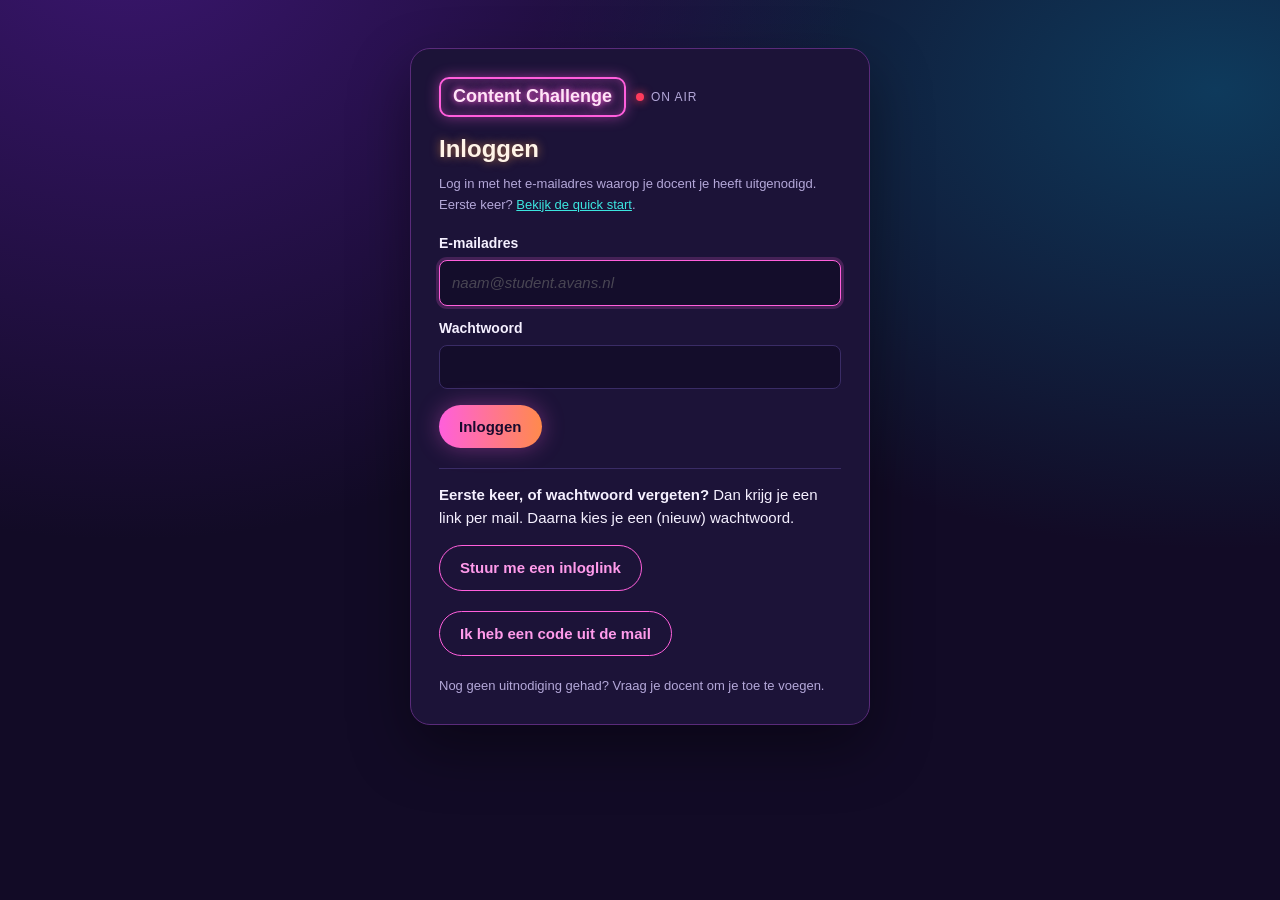
<file: beheer.html>
<!doctype html>
<html lang="nl">
<head>
<meta charset="utf-8">
<meta name="viewport" content="width=device-width,initial-scale=1">
<meta name="robots" content="noindex, nofollow, noarchive, nosnippet, noimageindex">
<meta name="referrer" content="no-referrer">
<meta http-equiv="Content-Security-Policy" content="default-src 'self'; script-src 'self' 'unsafe-inline'; style-src 'self' 'unsafe-inline' https://fonts.googleapis.com; font-src https://fonts.gstatic.com data:; img-src 'self' data: blob:; connect-src 'self' https://*.supabase.co wss://*.supabase.co; frame-src 'self' blob: data:; object-src 'none'; base-uri 'none'; form-action 'none'">
<title>Docentendashboard · Content Challenge</title>
<link rel="preconnect" href="https://fonts.googleapis.com">
<link rel="preconnect" href="https://fonts.gstatic.com" crossorigin>
<link rel="stylesheet" href="https://fonts.googleapis.com/css2?family=Unbounded:wght@500;700;800&family=Manrope:wght@400;500;700;800&family=JetBrains+Mono:wght@500;700&display=swap">
<style>
:root{--paper:#120B26;--card:#1C1338;--ink:#F5F0FF;--muted:#B4A8D9;--line:#3A2C66;--pink:#FF5FDC;--orange:#FFA14A;--gold:#FFB547;--good:#3CF0A0;--bad:#FF6B81;--cyan:#3CE6E0;--blue:#8C9BFF;color-scheme:dark}
*{box-sizing:border-box}
body{margin:0;background:radial-gradient(ellipse at 10% -10%,#3B1670 0,transparent 45%),radial-gradient(ellipse at 95% 10%,#0E3A5C 0,transparent 40%),var(--paper);background-attachment:fixed;color:var(--ink);font:15px/1.55 "Manrope","Segoe UI",sans-serif}
h1,h2,h3{font-family:"Unbounded","Trebuchet MS",sans-serif;margin:0;line-height:1.2}
a{color:var(--cyan)}
button,input,select,textarea{font:inherit;color:inherit}
:focus-visible{outline:3px solid var(--gold);outline-offset:2px}
.wrap{max-width:1240px;margin:0 auto;padding:0 16px}
header.top{position:sticky;top:0;z-index:5;background:rgba(18,11,38,.9);backdrop-filter:blur(10px);border-bottom:1px solid var(--line)}
header.top .wrap{display:flex;flex-wrap:wrap;gap:10px 18px;align-items:center;padding-block:12px}
.logo{display:flex;align-items:center;gap:10px;flex-wrap:wrap}
.logo b{font-family:"Unbounded",sans-serif;font-weight:800;font-size:17px;color:#FFE3F7;text-shadow:0 0 6px var(--pink),0 0 18px var(--pink);border:2px solid var(--pink);border-radius:10px;padding:3px 11px;box-shadow:0 0 14px rgba(255,95,220,.45),inset 0 0 12px rgba(255,95,220,.35)}
.logo span{font-size:12px;letter-spacing:.08em;text-transform:uppercase;color:var(--muted)}
.topr{margin-left:auto;display:flex;gap:10px;align-items:center;flex-wrap:wrap}
.who{font-size:13px;color:var(--muted);overflow-wrap:anywhere}
main.wrap{padding:24px 16px 64px;display:flex;flex-direction:column;gap:22px}
.panel{background:var(--card);border:1px solid #5A2B7A;border-radius:20px;padding:24px;box-shadow:0 24px 60px rgba(0,0,0,.35);min-width:0}
@media (max-width:560px){.panel{padding:16px}}
.panel h2{font-size:20px;color:#FFF4E8;text-shadow:0 0 10px rgba(255,161,74,.6);margin-bottom:6px}
.lead{color:var(--muted);margin:0 0 14px;max-width:75ch}
.btn{border:0;cursor:pointer;padding:9px 18px;border-radius:999px;font-weight:800;background:linear-gradient(90deg,var(--pink),#FF8A4C);color:#1A0B2E;box-shadow:0 0 18px rgba(255,95,220,.3);text-decoration:none;display:inline-block;white-space:nowrap}
a.btn,a.btn:visited{color:#1A0B2E}
.btn.ghost{background:none;border:1.5px solid var(--pink);color:#FF9BEB;box-shadow:none}
a.btn.ghost,a.btn.ghost:visited{color:#FF9BEB}
.btn.small{padding:5px 11px;font-size:13px}
.btn.danger{background:var(--bad);box-shadow:none}
.btn:disabled{opacity:.55;cursor:wait}
.row{display:flex;flex-wrap:wrap;gap:10px;align-items:center}
textarea,input[type=search],select{background:#140D2B;border:1px solid var(--line);border-radius:8px;padding:9px 11px;width:100%}
textarea{min-height:130px;resize:vertical;font-family:"JetBrains Mono",monospace;font-size:13px}
textarea:focus,input:focus,select:focus{outline:none;border-color:var(--pink);box-shadow:0 0 0 3px rgba(255,95,220,.18)}
.rol{display:flex;gap:16px;flex-wrap:wrap}
.rol label{display:flex;gap:6px;align-items:center;cursor:pointer}
.rol input{accent-color:var(--pink)}
.small{font-size:13px;color:var(--muted)}
.msg{font-weight:600;font-size:14px;margin:0}
.msg.bad{color:#FF8FA1}.msg.ok{color:var(--good)}
.prog{list-style:none;padding:0;margin:10px 0 0;display:flex;flex-direction:column;gap:4px;font-size:13px;max-height:220px;overflow:auto}
.prog li{display:flex;gap:8px}
.prog .s{min-width:110px;font-weight:700}
.prog .ok{color:var(--good)}.prog .bad{color:#FF8FA1}.prog .wait{color:var(--gold)}
.stats{display:grid;grid-template-columns:repeat(4,minmax(0,1fr));gap:12px;margin-bottom:16px}
@media (max-width:700px){.stats{grid-template-columns:repeat(2,minmax(0,1fr))}}
.stat{border:1px solid var(--line);border-radius:14px;padding:12px 14px;background:rgba(255,255,255,.02)}
.stat b{display:block;font-family:"JetBrains Mono",monospace;font-size:24px}
.stat span{font-size:13px;color:var(--muted)}
.filters{display:grid;grid-template-columns:2fr 1fr 1fr auto;gap:10px;margin-bottom:12px;align-items:center}
@media (max-width:760px){.filters{grid-template-columns:1fr 1fr}}
.tablewrap{overflow-x:auto;border:1px solid var(--line);border-radius:14px}
table{border-collapse:collapse;width:100%;font-size:14px;min-width:980px}
th,td{text-align:left;padding:9px 10px;border-bottom:1px solid var(--line);vertical-align:middle}
th{font-size:11px;letter-spacing:.06em;text-transform:uppercase;color:var(--muted);background:#170F31;position:sticky;top:0}
th button{background:none;border:0;padding:0;cursor:pointer;color:inherit;font:inherit;letter-spacing:inherit;text-transform:inherit}
tr:last-child td{border-bottom:0}
td.num,th.num{text-align:right;font-family:"JetBrains Mono",monospace;font-variant-numeric:tabular-nums}
td .em{font-size:12px;color:var(--muted);overflow-wrap:anywhere}
.pill{display:inline-block;font-size:12px;font-weight:700;padding:2px 9px;border-radius:999px;white-space:nowrap}
.p-ok{background:#12352A;color:var(--good)}.p-wait{background:#3A2812;color:var(--gold)}.p-no{background:#3E1724;color:#FF8FA1}.p-doc{background:#252D4F;color:var(--blue)}.p-test{background:#2E2A3D;color:#C9C2E0;margin-left:6px}
tr.istest>td{opacity:.62}tr.istest>td:last-child{opacity:1}
.lv{display:flex;gap:3px}
.lv span{font-family:"JetBrains Mono",monospace;font-size:11px;min-width:30px;text-align:center;padding:2px 3px;border-radius:5px;border:1px solid var(--line);color:var(--muted)}
.lv span.klaar{background:#12352A;border-color:#1f6b4d;color:var(--good)}
.lv span.bezig{border-color:var(--gold);color:var(--gold)}
.lv span.inh{border-color:#3CE6E0;color:#3CE6E0}
.acts{display:flex;gap:6px;flex-wrap:wrap}
select.stsel{min-width:130px}
.vg{display:flex;flex-direction:column;gap:4px;min-width:260px}
.vgl{display:flex;justify-content:space-between;gap:10px;font-size:13px}
.vgl b{font-weight:800}.vgl .pc{font-family:"JetBrains Mono",monospace;color:var(--muted)}
.bar{display:flex;gap:3px;height:12px}
.seg{position:relative;background:#2A1E4D;border-radius:4px;overflow:hidden}
.seg i{position:absolute;inset:0 auto 0 0;background:linear-gradient(90deg,var(--pink),var(--orange))}
.seg.klaar i{background:linear-gradient(90deg,#1fae76,var(--good))}
.seg.inh i{background:var(--cyan)}
.seg.nu{outline:1.5px solid var(--gold);outline-offset:1px}
.ticks{display:flex;gap:3px;font:10px "JetBrains Mono",monospace;color:var(--muted)}
.ticks span{text-align:center}
.xpnow{font-family:"JetBrains Mono",monospace;white-space:nowrap}.xpnow b{font-size:15px;color:var(--orange)}
.tog{background:none;border:0;cursor:pointer;color:var(--pink);font:700 18px/1 "JetBrains Mono",monospace;padding:4px 6px;border-radius:6px;transition:transform .15s}
.tog[aria-expanded="true"]{transform:rotate(90deg)}
@media (prefers-reduced-motion:reduce){.tog{transition:none}}
tr.det td{background:#160E2E;padding:14px 16px}
.detgrid{display:grid;grid-template-columns:repeat(3,minmax(0,1fr));gap:12px 22px}
@media (max-width:900px){.detgrid{grid-template-columns:repeat(2,minmax(0,1fr))}}
.lvdet{display:flex;flex-direction:column;gap:5px;min-width:0}
.lvdet h3{font:12px "JetBrains Mono",monospace;letter-spacing:.04em;color:var(--muted);display:flex;justify-content:space-between;gap:8px}
.lvdet h3 b{color:var(--ink)}
.dots{display:flex;flex-wrap:wrap;gap:4px}
.dot{font-size:11px;padding:2px 7px;border-radius:999px;border:1px solid var(--line);color:var(--muted);white-space:nowrap}
.dot.d{background:#12352A;border-color:#1f6b4d;color:var(--good)}
.dot.c{border-color:var(--gold);color:var(--gold);font-weight:700}
.dot.inh{border-color:var(--cyan);color:var(--cyan)}
.dist{display:grid;grid-template-columns:repeat(7,minmax(0,1fr));gap:6px;align-items:end;margin:0 0 16px;border:1px solid var(--line);border-radius:14px;padding:12px 14px;background:rgba(255,255,255,.02)}
.dist h3{grid-column:1/-1;font-size:13px;margin-bottom:4px}
.dist div{display:flex;flex-direction:column;align-items:center;gap:4px;font-size:12px;color:var(--muted)}
.dist .col{width:100%;background:linear-gradient(180deg,var(--pink),#7a2e8f);border-radius:6px 6px 2px 2px;min-height:3px}
.dist .col.done{background:linear-gradient(180deg,var(--good),#1a6b4b)}
.dist b{font-family:"JetBrains Mono",monospace;color:var(--ink);font-size:14px}
.legend{display:flex;flex-wrap:wrap;gap:6px 16px;font-size:12px;color:var(--muted);margin-top:10px}
.legend span::before{content:"";display:inline-block;width:10px;height:10px;border-radius:3px;margin-right:6px;vertical-align:-1px;background:var(--c)}
.cq{font-size:13px;color:#FFD0D8}
.empty{padding:24px;text-align:center;color:var(--muted)}
.gate{max-width:480px;margin:60px auto;text-align:left}
.toast{position:fixed;bottom:16px;left:50%;transform:translateX(-50%);background:var(--pink);color:#1A0B2E;padding:10px 16px;border-radius:10px;font-weight:700;z-index:20;max-width:calc(100vw - 32px)}
details summary{cursor:pointer;color:#FF9BEB;font-weight:700}
</style>
</head>
<body>
<header class="top"><div class="wrap">
  <div class="logo"><b>Content Challenge</b><span>Docentendashboard</span></div>
  <div class="topr"><span class="who" id="who"></span><a class="btn small ghost" href="./">Naar de game</a><button class="btn small ghost" id="logout" type="button">Uitloggen</button></div>
</div></header>
<main class="wrap" id="app"><p class="small">Laden…</p></main>
<div class="toast" id="toast" hidden></div>

<script src="vendor/supabase.js"></script>
<script src="config.js"></script>
<script src="cloud.js"></script>
<script>
(function(){
"use strict";
const CC=window.CC;
const $=s=>document.querySelector(s);
function h(tag,attrs,...kids){const e=document.createElement(tag);if(attrs)for(const k in attrs){const v=attrs[k];if(v==null||v===false)continue;if(k==="class")e.className=v;else if(k.startsWith("on"))e.addEventListener(k.slice(2),v);else e.setAttribute(k,v===true?"":v);}kids.flat().forEach(c=>{if(c==null||c===false)return;e.append(c.nodeType?c:document.createTextNode(String(c)));});return e;}
function toast(m){const t=$("#toast");t.textContent=m;t.hidden=false;clearTimeout(toast.t);toast.t=setTimeout(()=>t.hidden=true,3000);}
const dt=d=>d?new Date(d).toLocaleDateString("nl-NL",{day:"numeric",month:"short"})+" "+new Date(d).toLocaleTimeString("nl-NL",{hour:"2-digit",minute:"2-digit"}):"-";
const sleep=ms=>new Promise(r=>setTimeout(r,ms));
function confirmBtn(label,yesLabel,fn,msg){const w=h("span",{class:"acts"});const base=h("button",{class:"btn small ghost",type:"button"},label);
 const reset=()=>{w.innerHTML="";w.append(base);};
 base.addEventListener("click",()=>{w.innerHTML="";const y=h("button",{class:"btn small danger",type:"button",onclick:async()=>{y.disabled=true;try{await fn();}catch(e){toast(e.message);reset();}}},yesLabel);
  w.append(h("span",{class:"cq"},msg||"Zeker weten?"),y,h("button",{class:"btn small ghost",type:"button",onclick:reset},"Annuleer"));y.focus();});
 reset();return w;}

let NOOD,STU,TEST;
const STUDIOMAX=4;
let ME=null,PROF=null,DATA=[],F={q:"",studio:"",status:"",sort:"naam",dir:1};

/* ---------- gegevens ---------- */
async function load(){
 const [inv,prof,klas,nood,stu,tst]=await Promise.all([CC.invites(),CC.profielen(),CC.klas(),CC.getSetting("noodplan").catch(()=>undefined),CC.studioLijst().catch(()=>undefined),CC.testKlas?CC.testKlas().catch(()=>undefined):undefined]);NOOD=nood;STU=stu;
 const by={};
 inv.forEach(i=>{by[i.email]={email:i.email,rol:i.rol,inv:i};});
 prof.forEach(p=>{const r=by[p.email]||(by[p.email]={email:p.email,rol:p.rol});r.prof=p;r.rol=r.inv?r.inv.rol:p.rol;});
 TEST=tst===undefined?undefined:new Set(tst.map(k=>k.id));
 klas.concat(tst||[]).forEach(k=>{if(!k.email)return;const r=by[k.email];if(r)r.klas=k;});
 DATA=Object.values(by).map(r=>{const s=(r.klas&&r.klas.samenvatting)||{};const lv=s.lv||{};let xp=0;
  for(let n=1;n<=6;n++){const l=lv[n];if(l&&l.x)xp+=l.x.reduce((a,b)=>a+(Number(b)||0),0)+(Number(l.b)||0);}
  return Object.assign(r,{vg:voortgang(s),naam:(s.naam||"").trim(),studio:(STU&&r.prof?(STU[r.prof.id]?String(STU[r.prof.id]):""):(r.klas&&r.klas.studio)||s.studio||""),bedrijf:s.bedrijf||"",lvl:s.lvl||0,lv,xp,actief:r.klas&&r.klas.bijgewerkt,test:!!(TEST&&r.prof&&TEST.has(r.prof.id)),
   status:r.prof?"actief":r.inv&&r.inv.laatst_verstuurd?"uitgenodigd":"niet verstuurd"});});
}

/* ---------- uitnodigen ---------- */
function parseEmails(t){const m=String(t||"").toLowerCase().match(/[^\s,;:<>"'()\[\]]+@[^\s,;:<>"'()\[\]]+\.[a-z]{2,}/g)||[];return[...new Set(m)];}
function viewInvite(){
 const ta=h("textarea",{id:"emails",placeholder:"student1@student.avans.nl\nstudent2@student.avans.nl\n…","aria-describedby":"emhint"});
 const hint=h("p",{class:"small",id:"emhint"},"Eén e-mailadres per regel. Plakken uit Excel, Outlook of Brightspace mag ook: de adressen worden er zelf uitgehaald.");
 const rolS=h("input",{type:"radio",name:"rol",value:"student",id:"rs",checked:true}),rolD=h("input",{type:"radio",name:"rol",value:"docent",id:"rd"});
 const msg=h("p",{class:"msg"});const prog=h("ul",{class:"prog"});
 const upd=()=>{const n=parseEmails(ta.value).length;hint.textContent=n?n+" e-mailadres"+(n>1?"sen":"")+" gevonden.":"Eén e-mailadres per regel. Plakken uit Excel, Outlook of Brightspace mag ook: de adressen worden er zelf uitgehaald.";};
 ta.addEventListener("input",upd);
 const go=h("button",{class:"btn",type:"button",onclick:async()=>{
  const list=parseEmails(ta.value);const rol=rolD.checked?"docent":"student";msg.textContent="";msg.className="msg";prog.innerHTML="";
  if(!list.length){msg.textContent="Vul minimaal één e-mailadres in.";msg.className="msg bad";return;}
  if(rol==="docent"){const nDoc=DATA.filter(r=>r.rol==="docent").length;const nieuw=list.filter(e=>!DATA.some(r=>r.email===e&&r.rol==="docent")).length;if(nDoc+nieuw>10){msg.textContent="Er kunnen maximaal 10 docenten in. Er zijn er nu "+nDoc+".";msg.className="msg bad";return;}}
  go.disabled=true;ta.disabled=true;let ok=0,fout=0,skip=0;
  for(let i=0;i<list.length;i++){const e=list[i];const li=h("li",null,h("span",{class:"s wait"},"Bezig…"),h("span",null,e));prog.prepend(li);const st=li.firstChild;
   const bestaat=DATA.find(r=>r.email===e);
   if(bestaat&&bestaat.prof&&bestaat.rol===rol){st.textContent="Heeft al account";st.className="s";skip++;continue;}
   try{await CC.addInvite(e,rol);
    for(let poging=1;;poging++){try{await CC.sendInvite(e);break;}
     catch(err){if(poging<4&&/te veel|wacht|rate|seconden/i.test(err.message)){for(let s=60;s>0;s--){st.textContent="Wacht "+s+" s";await sleep(1000);}continue;}throw err;}}
    st.textContent="Verstuurd";st.className="s ok";ok++;}
   catch(err){st.textContent="Mislukt";st.className="s bad";li.append(h("span",{class:"small"}," "+err.message));fout++;}
   msg.textContent=(i+1)+" van "+list.length+" verwerkt…";
   if(i<list.length-1)await sleep(CC.mode==="demo"?50:1200);}
  msg.textContent=ok+" uitnodiging"+(ok===1?"":"en")+" verstuurd"+(skip?", "+skip+" had"+(skip===1?"":"den")+" al een account":"")+(fout?", "+fout+" mislukt (zie de lijst)":"")+".";msg.className="msg "+(fout?"bad":"ok");
  if(!fout)ta.value="";go.disabled=false;ta.disabled=false;upd();await refresh(false);}},"Nodig uit en verstuur de mail");
 return h("section",{class:"panel",id:"uitnodigen"},h("h2",null,"Uitnodigen"),
  h("p",{class:"lead"},"Iedereen die je hier toevoegt krijgt een mail met een link. Daarmee activeren ze hun account en kiezen ze een wachtwoord. Alleen uitgenodigde e-mailadressen komen binnen."),
  h("label",{for:"emails",style:"font-weight:700"},"E-mailadressen"),ta,hint,
  h("div",{class:"rol",role:"radiogroup","aria-label":"Rol"},h("label",{for:"rs"},rolS,"Student"),h("label",{for:"rd"},rolD,"Docent (kan beheren en alles inzien, max. 10)")),
  h("div",{class:"row",style:"margin-top:12px"},go),msg,prog);
}

/* ---------- overzicht ---------- */
/* ---------- voortgang per missie ---------- */
/* Reserve als een student de game nog niet opnieuw heeft geopend: dan staat er nog geen missielijst in de samenvatting
   en schatten we de stand uit de missie waar de student mee bezig is. Volgorde zoals in het missiemenu van de game. */
const STAPPEN=[null,
 ["Spelersprofiel","Kennischeck","Kernwaarden en moodboard","Briefing-duel","Strategiemodel","Bronnenlogboek","Bug hunt","Keuzemoment","Oplevering"],
 ["Kennischeck","Brand-detective","Startpunt","Pressure cooker","Huisstijlcheck","Bronnenlogboek","Ontwerpfouten-jacht","Tone of voice","Oplevering"],
 ["Kennischeck","Startpunt","Funnel terugrekenen","AI-kalender","Tijdbudget","KPI-bronnen","Kalender-bug hunt","Eventkaart","Oplevering"],
 ["Kennischeck","Startpunt","Fotoshoot met je mobiel","Video met je mobiel","Echt of AI?","Bewerken met AI","Recht en ethiek","Keuzemoment","Oplevering"],
 ["Kennischeck","Echt of AI?","Startpunt","Productie: de eerste 3","Juryronde","Eindbaas-quiz","Alle 12 uitingen","Claimcheck","Keuzemoment","Oplevering"],
 ["Kennischeck","Testplan","Live-ronde","Analyse","Benchmark","Eindadvies","Challenge voltooid"]];
const lvXP=l=>l?(l.x||[]).reduce((a,b)=>a+(Number(b)||0),0)+(Number(l.b)||0):0;
function voortgang(s){const lv=s.lv||{};const out={lv:[null],klaar:0,tot:0,schat:false,nu:0};
 for(let n=1;n<=6;n++){const l=lv[n];let mi=l&&Array.isArray(l.mi)&&l.mi.length?l.mi.map(m=>[String(m[0]||""),m[1]?1:0]):null;
  const st=!l||l.open===false?"dicht":l.klaar?"klaar":l.inh?"inh":"bezig";
  if(!mi){mi=STAPPEN[n].map(t=>[t,0]);
   if(st==="klaar"||st==="inh")mi.forEach(m=>m[1]=1);
   else if(st==="bezig"){const cur=String(l.st||"").replace(/^Bezig:\s*/,"");const i=mi.findIndex(m=>m[0]===cur);if(i>0){mi.forEach((m,j)=>{if(j<i)m[1]=1;});}out.schat=true;}}
  else if(st==="inh")mi.forEach(m=>m[1]=1);
  const d=mi.filter(m=>m[1]).length;
  out.lv.push({n,mi,d,t:mi.length,st,xp:lvXP(l),cur:st==="bezig"?String((l&&l.st)||"").replace(/^Bezig:\s*/,""):""});
  out.klaar+=d;out.tot+=mi.length;}
 const open=out.lv.filter(x=>x&&x.st!=="dicht");
 out.nu=Number(s.lvl)||0;if(!out.nu||!out.lv[out.nu]||out.lv[out.nu].st==="dicht")out.nu=open.length?open[open.length-1].n:1;
 out.voltooid=!!(lv[6]&&lv[6].klaar);out.pct=out.tot?Math.round(out.klaar/out.tot*100):0;return out;}
function vgBalk(r){const v=r.vg;if(!r.prof)return h("span",{class:"small"},"-");
 if(!r.actief)return h("span",{class:"small"},"Nog niet begonnen");
 const L=v.lv[v.nu];
 const lab=h("div",{class:"vgl"},h("span",null,v.voltooid?h("b",{style:"color:var(--good)"},"Challenge voltooid"):[h("b",null,"Level "+v.nu),h("span",{style:"font-family:'JetBrains Mono',monospace"}," · "+(v.schat?"±":"")+L.d+"/"+L.t),L.cur?h("span",{class:"small"}," · "+L.cur):L.st==="klaar"?h("span",{class:"small"}," · opgeleverd"):L.st==="inh"?h("span",{class:"small"}," · ingehaald"):null]),h("span",{class:"pc"},v.pct+"%"));
 const bar=h("div",{class:"bar",role:"img","aria-label":(r.naam||r.email)+": "+v.klaar+" van "+v.tot+" missies afgerond"},v.lv.slice(1).map(x=>{const sg=h("div",{class:"seg "+(x.st==="klaar"?"klaar":x.st==="inh"?"inh":x.n===v.nu?"nu":""),style:"flex:"+x.t,title:"Level "+x.n+": "+x.d+"/"+x.t+" missies · "+x.xp+" XP"+(x.st==="inh"?" (ingehaald via noodplan)":"")});sg.append(h("i",{style:"width:"+(x.t?Math.round(x.d/x.t*100):0)+"%"}));return sg;}));
 return h("div",{class:"vg",title:v.schat?"Schatting: precies zodra de student de game weer opent":null},lab,bar,h("div",{class:"ticks","aria-hidden":"true"},v.lv.slice(1).map(x=>h("span",{style:"flex:"+x.t},"L"+x.n))));}
function vgDetail(r){const v=r.vg;
 return h("div",null,h("div",{class:"detgrid"},v.lv.slice(1).map(x=>h("div",{class:"lvdet"},
  h("h3",null,h("span",null,"LEVEL "+x.n+(x.st==="inh"?" · INGEHAALD":x.st==="dicht"?" · NOG DICHT":"")),h("b",null,x.d+"/"+x.t+(x.st!=="dicht"?" · "+x.xp+" XP":""))),
  h("div",{class:"dots"},(()=>{let c=x.st==="bezig"?x.mi.findIndex(m=>m[0]===x.cur):-1;if(c<0&&x.st==="bezig")c=x.mi.findIndex(m=>!m[1]);return x.mi.map((m,j)=>h("span",{class:"dot "+(x.st==="inh"?"inh":m[1]?"d":j===c?"c":"")},(m[1]&&x.st!=="inh"?"✓ ":"")+m[0]));})())))),
  v.schat?h("p",{class:"small",style:"margin:10px 0 0"},"Dit is een schatting op basis van de missie waar de student mee bezig is. Zodra de student de game weer opent, staat hier precies welke missies af zijn."):null);}
const OPEN=new Set();
function statusPill(r){return r.status==="actief"?h("span",{class:"pill p-ok"},"Actief"):r.status==="uitgenodigd"?h("span",{class:"pill p-wait",title:"Laatst verstuurd: "+dt(r.inv.laatst_verstuurd)},"Uitgenodigd"):h("span",{class:"pill p-no"},"Mail niet verstuurd");}
function actions(r){const own=r.email===(ME&&ME.email);
 return h("div",{class:"acts"},
  r.prof&&r.rol==="student"?h("a",{class:"btn small",href:"./?bekijk="+encodeURIComponent(r.prof.id),target:"_blank",rel:"noopener"},"Bekijk werk"):null,
  !own&&r.inv?h("button",{class:"btn small ghost",type:"button",onclick:async e=>{e.target.disabled=true;try{await CC.sendInvite(r.email);toast("Mail opnieuw verstuurd naar "+r.email);await refresh(false);}catch(err){toast(err.message);e.target.disabled=false;}}},r.prof?"Stuur inloglink":"Stuur opnieuw"):null,
  TEST&&r.prof&&r.rol==="student"?h("button",{class:"btn small ghost",type:"button",title:r.test?"Laat dit account weer meetellen in scorebord, klasoverzicht en studio's":"Haal dit account uit scorebord, klasoverzicht en studio-telling. Het werk blijft bewaard.",onclick:async e=>{e.target.disabled=true;try{await CC.zetTest(r.prof.id,!r.test);toast(r.test?(r.naam||r.email)+" telt weer mee in de ranglijst":(r.naam||r.email)+" is nu een testaccount en telt niet mee in de ranglijst");await refresh(false);}catch(err){toast(err.message);e.target.disabled=false;}}},r.test?"Weer laten meetellen":"Testaccount"):null,
  own?h("span",{class:"small"},"Jij"):confirmBtn("Verwijder","Ja, verwijder",async()=>{await CC.verwijder(r.email,r.prof&&r.prof.id);toast(r.email+" is verwijderd");await refresh(false);},r.prof&&r.rol==="student"?"Account en al het werk wissen?":"Verwijderen?"));}
function filtered(){const q=F.q.trim().toLowerCase();
 let L=DATA.filter(r=>r.rol==="student").filter(r=>(!q||(r.naam+" "+r.email+" "+r.bedrijf).toLowerCase().includes(q))&&(!F.studio||String(r.studio)===F.studio)&&(!F.status||r.status===F.status));
 const k={naam:r=>(r.naam||"~"+r.email).toLowerCase(),studio:r=>Number(r.studio)||99,xp:r=>r.xp,vg:r=>r.prof&&r.actief?r.vg.klaar/(r.vg.tot||1):-1,nu:r=>r.prof&&r.actief?r.vg.lv[r.vg.nu].xp:-1,actief:r=>r.actief||"",status:r=>r.status}[F.sort];
 L.sort((a,b)=>{const x=k(a),y=k(b);return(x<y?-1:x>y?1:0)*F.dir;});return L;}
function viewStudents(){
 const alle=DATA.filter(r=>r.rol==="student");const st=alle.filter(r=>!r.test);const nTest=alle.length-st.length;const actief=st.filter(r=>r.prof).length;
 const klaar=st.filter(r=>r.lv[6]&&r.lv[6].klaar).length;const gem=actief?Math.round(st.filter(r=>r.prof).reduce((a,r)=>a+r.xp,0)/actief):0;
 const studios=[...new Set(alle.map(r=>String(r.studio)).filter(Boolean))].sort((a,b)=>a-b);
 const q=h("input",{type:"search",placeholder:"Zoek op naam, e-mail of bedrijf","aria-label":"Zoeken",value:F.q});
 const fs=h("select",{"aria-label":"Studio"},h("option",{value:""},"Alle studio's"),studios.map(s=>h("option",{value:s,selected:F.studio===s},"Studio "+s)));
 const fst=h("select",{"aria-label":"Status"},h("option",{value:""},"Elke status"),[["actief","Actief"],["uitgenodigd","Uitgenodigd"],["niet verstuurd","Mail niet verstuurd"]].map(([v,t])=>h("option",{value:v,selected:F.status===v},t)));
 const body=h("tbody");const count=h("p",{class:"small"});
 const fill=()=>{const L=filtered();body.innerHTML="";count.textContent=L.length+" van "+alle.length+" studenten"+(nTest?" (waarvan "+nTest+" testaccount"+(nTest>1?"s":"")+")":"");
  if(!L.length){body.append(h("tr",null,h("td",{colspan:"9",class:"empty"},alle.length?"Geen studenten gevonden met dit filter.":"Nog geen studenten. Nodig ze hierboven uit.")));return;}
  L.forEach(r=>{const kan=!!(r.prof&&r.actief);const id="det-"+r.email.replace(/[^a-z0-9]/gi,"_");const open=kan&&OPEN.has(r.email);
   const det=h("tr",{class:"det",id,hidden:!open},h("td",{colspan:"9"},kan?vgDetail(r):null));
   const tog=kan?h("button",{class:"tog",type:"button","aria-expanded":String(open),"aria-controls":id,"aria-label":"Missies van "+(r.naam||r.email)+" tonen",title:"Toon de missies per level",onclick:()=>{const o=tog.getAttribute("aria-expanded")==="true";tog.setAttribute("aria-expanded",String(!o));det.hidden=o;if(o)OPEN.delete(r.email);else OPEN.add(r.email);}},"›"):null;
   const L6=kan?r.vg.lv[r.vg.nu]:null;
   body.append(h("tr",{class:r.test?"istest":null},h("td",{style:"width:34px;padding-right:0"},tog),
   h("td",null,h("strong",null,r.naam||"(nog geen naam)"),r.test?h("span",{class:"pill p-test",title:"Telt niet mee in scorebord, klasoverzicht en studio's. Het werk blijft bewaard."},"Testaccount"):null,h("div",{class:"em"},r.email),r.bedrijf?h("div",{class:"em"},r.bedrijf):null),
   h("td",null,studioCel(r)),h("td",null,statusPill(r)),
   h("td",null,vgBalk(r)),h("td",{class:"num"},kan?[h("span",{class:"xpnow"},h("b",null,L6.xp)," XP"),h("div",{class:"em"},"level "+L6.n)]:"-"),h("td",{class:"num"},r.prof?r.xp:"-"),h("td",null,r.prof?(r.actief?dt(r.actief):"Nog niets ingevuld"):"-"),h("td",null,actions(r))),det);});};
 q.addEventListener("input",()=>{F.q=q.value;fill();});fs.addEventListener("change",()=>{F.studio=fs.value;fill();});fst.addEventListener("change",()=>{F.status=fst.value;fill();});
 const sortTh=(key,label,cls)=>h("th",{class:cls||null,"aria-sort":F.sort===key?(F.dir>0?"ascending":"descending"):null},h("button",{type:"button",onclick:()=>{if(F.sort===key)F.dir*=-1;else{F.sort=key;F.dir=key==="xp"||key==="actief"?-1:1;}render();}},label+(F.sort===key?(F.dir>0?" ▲":" ▼"):"")));
 fill();
 return h("section",{class:"panel",id:"studenten"},h("h2",null,"Studenten"),
  h("p",{class:"lead"},"De balk loopt van links naar rechts vol over alle 6 levels: elk blokje is een level, de lengte hangt af van het aantal missies. Klik op › voor de missies per level. Klik op 'Bekijk werk' om de game van een student te openen, alleen om te lezen. Is een account van jezelf of een collega om te testen? Klik op 'Testaccount': dan telt het niet mee in het scorebord, het klasoverzicht, de tellers hieronder en de studio's. Het werk blijft gewoon bewaard."),
  TEST===undefined?h("p",{class:"msg bad"},"De knop Testaccount verschijnt zodra je eenmalig supabase/testaccount.sql hebt uitgevoerd in Supabase (SQL Editor)."):null,
  h("div",{class:"stats"},h("div",{class:"stat"},h("b",null,st.length),h("span",null,"uitgenodigd")),h("div",{class:"stat"},h("b",null,actief),h("span",null,"actief (ingelogd)")),h("div",{class:"stat"},h("b",null,gem),h("span",null,"gem. XP (actief)")),h("div",{class:"stat"},h("b",null,klaar),h("span",null,"challenge voltooid"))),
  viewDist(st),
  h("div",{class:"filters"},q,fs,fst,h("button",{class:"btn small ghost",type:"button",onclick:csv},"Download als CSV")),count,
  h("div",{class:"tablewrap"},h("table",{style:"min-width:1120px"},h("thead",null,h("tr",null,h("th",null,""),sortTh("naam","Student"),sortTh("studio","Studio"),sortTh("status","Status"),sortTh("vg","Voortgang (level 1 t/m 6)"),sortTh("nu","Score dit level","num"),sortTh("xp","Totaal XP","num"),sortTh("actief","Laatst opgeslagen"),h("th",null,""))),body)),
  h("div",{class:"legend"},h("span",{style:"--c:linear-gradient(90deg,#1fae76,#3CF0A0)"},"Level opgeleverd"),h("span",{style:"--c:linear-gradient(90deg,#FF5FDC,#FFA14A)"},"Bezig (gouden rand = huidig level)"),h("span",{style:"--c:#3CE6E0"},"Ingehaald via noodplan"),h("span",{style:"--c:#2A1E4D"},"Nog te doen"),h("span",{style:"--c:none"},"± = schatting tot de student de game weer opent")));
}
function viewDist(st){const A=st.filter(r=>r.prof&&r.actief);if(!A.length)return null;
 const c=[0,0,0,0,0,0,0];A.forEach(r=>{if(r.vg.voltooid)c[6]++;else c[r.vg.nu-1]++;});const max=Math.max(1,...c);
 return h("div",{class:"dist",role:"img","aria-label":"Aantal studenten per level: "+c.slice(0,6).map((n,i)=>"level "+(i+1)+": "+n).join(", ")+", voltooid: "+c[6]},h("h3",null,"Waar zit de klas?"),
  c.map((n,i)=>h("div",null,h("b",null,n),h("span",{class:"col"+(i===6?" done":""),style:"height:"+Math.round(n/max*60)+"px"}),i===6?"Voltooid":"Level "+(i+1))));}
function viewDocenten(){const D=DATA.filter(r=>r.rol==="docent").sort((a,b)=>a.email.localeCompare(b.email));
 return h("section",{class:"panel",id:"docenten"},h("h2",null,"Docenten ("+D.length+" van 10)"),h("p",{class:"lead"},"Docenten kunnen studenten uitnodigen, al het werk inzien en accounts verwijderen. Een docent nodig je hierboven uit met de rol Docent."),
  h("div",{class:"tablewrap"},h("table",{style:"min-width:640px"},h("thead",null,h("tr",null,h("th",null,"E-mailadres"),h("th",null,"Status"),h("th",null,"Uitgenodigd"),h("th",null,""))),
   h("tbody",null,D.map(r=>h("tr",null,h("td",null,r.email),h("td",null,r.prof?h("span",{class:"pill p-doc"},"Actief"):statusPill(r)),h("td",null,r.inv?dt(r.inv.uitgenodigd_op):"-"),h("td",null,actions(r))))))));}
function csv(){const L=filtered();const esc=v=>{v=String(v==null?"":v);return/[;"\n]/.test(v)?'"'+v.replace(/"/g,'""')+'"':v;};
 const head=["Naam","E-mail","Bedrijf","Studio","Status",...[1,2,3,4,5,6].flatMap(n=>["L"+n+" XP","L"+n+" status","L"+n+" missies"]),"Missies totaal","Totaal XP","Laatst opgeslagen"];
 const rows=L.map(r=>[r.naam,r.email,r.bedrijf,r.studio,r.status+(r.test?" (testaccount)":""),...[1,2,3,4,5,6].flatMap(n=>{const l=r.lv[n];const x=r.vg.lv[n];return l?[(l.x||[]).reduce((a,b)=>a+(Number(b)||0),0)+(Number(l.b)||0),l.st||"",x.d+" van "+x.t]:["","",""];}),r.prof&&r.actief?r.vg.klaar+" van "+r.vg.tot:"",r.xp,r.actief?new Date(r.actief).toLocaleString("nl-NL"):""]);
 const txt="﻿"+[head,...rows].map(r=>r.map(esc).join(";")).join("\r\n");
 const a=h("a",{href:URL.createObjectURL(new Blob([txt],{type:"text/csv;charset=utf-8"})),download:"content-challenge-studenten-"+new Date().toISOString().slice(0,10)+".csv"});document.body.append(a);a.click();setTimeout(()=>{URL.revokeObjectURL(a.href);a.remove();},2000);}

/* ---------- noodplan ---------- */
/* ---------- studio's ---------- */
function studioTel(){const t={};if(STU)Object.entries(STU).forEach(([id,n])=>{if(TEST&&TEST.has(id))return;t[n]=(t[n]||0)+1;});return t;}
function studioCel(r){if(!STU||!r.prof)return r.studio?"Studio "+r.studio:"-";
 const t=studioTel();const hoog=Math.max(8,...Object.keys(t).map(Number))+1;
 const sel=h("select",{"aria-label":"Studio van "+(r.naam||r.email),class:"stsel"},h("option",{value:""},"Geen studio"),
  Array.from({length:Math.min(hoog,30)},(_,i)=>i+1).map(n=>h("option",{value:String(n),selected:String(r.studio)===String(n)},"Studio "+n+" ("+(t[n]||0)+"/"+STUDIOMAX+")")));
 sel.addEventListener("change",async()=>{sel.disabled=true;const v=sel.value;
  try{await CC.zetStudio(r.prof.id,v||null);const n=v?(studioTel()[v]||0)+(String(r.studio)===v?0:1):0;
   toast(v?(r.naam||r.email)+" zit nu in studio "+v+(n>STUDIOMAX?". Let op: die studio heeft nu "+n+" studenten.":"."):(r.naam||r.email)+" heeft geen studio meer en kiest bij de volgende keer inloggen opnieuw.");await refresh(false);}
  catch(e){toast(e.message);sel.disabled=false;}});
 return sel;}
function viewStudios(){
 if(STU===undefined)return h("section",{class:"panel",id:"studios"},h("h2",null,"Studio's"),h("p",{class:"msg bad"},"Studio's vullen nog niet automatisch per "+STUDIOMAX+": voer eerst eenmalig supabase/studio.sql uit in Supabase (SQL Editor). Tot die tijd kiezen studenten zelf een studio."));
 const t=studioTel();const ns=Object.keys(t).map(Number).sort((a,b)=>a-b);let open=1;while((t[open]||0)>=STUDIOMAX)open++;
 const zonder=DATA.filter(r=>r.rol==="student"&&r.prof&&!r.test&&!STU[r.prof.id]).length;
 return h("section",{class:"panel",id:"studios"},h("h2",null,"Studio's"),
  h("p",{class:"lead"},"Studenten kiezen hun studio in het spelersprofiel. Ze zien alleen de eerste studio die nog plek heeft: maximaal "+STUDIOMAX+" per studio, daarna gaat de volgende open. Verplaatsen doe je bij Studenten hieronder, in de kolom Studio. Daar mag je ook boven de "+STUDIOMAX+" gaan."),
  h("div",{class:"stats"},ns.map(n=>h("div",{class:"stat"},h("b",null,t[n]+"/"+STUDIOMAX),h("span",null,"Studio "+n))),
   h("div",{class:"stat"},h("b",null,"Studio "+open),h("span",null,"staat nu open")),h("div",{class:"stat"},h("b",null,zonder),h("span",null,"ingelogd zonder studio"))));}
function viewNood(){const aan=NOOD===true;const mist=NOOD===undefined;
 const zet=async v=>{try{await CC.setSetting("noodplan",v);NOOD=v;toast(v?"Noodplan staat aan voor alle studenten":"Noodplan staat uit");render();}catch(e){toast(e.message);}};
 return h("section",{class:"panel",id:"noodplan"},h("h2",null,"Noodplan"),
  h("p",{class:"lead"},"Liep de game vast en hebben studenten een les buiten de game gedaan met de ",h("a",{href:"noodplan.html",target:"_blank",rel:"noopener"},"noodkaarten"),"? Zet dan het noodplan aan. Een student die op een level klikt dat nog op slot staat, krijgt dan een kort formulier met alleen de gegevens die de volgende levels nodig hebben. Daarna gaat het volgende level open. Een level dat al is ingehaald, blijft open als je het noodplan weer uitzet. Studenten zien de wijziging binnen een minuut."),
  h("div",{style:"display:flex;gap:10px;flex-wrap:wrap;margin:0 0 14px"},h("a",{class:"btn small",href:"noodplan.html",target:"_blank",rel:"noopener"},"Open de noodkaarten"),h("a",{class:"btn small ghost",href:"noodplan.pdf",download:"Content Challenge - noodkaarten.pdf"},"Download de noodkaarten (PDF)")),
  mist?h("p",{class:"msg bad"},"De schakelaar werkt nog niet: voer eerst eenmalig supabase/noodplan.sql uit in Supabase (SQL Editor)."):
  h("div",{class:"row",style:"display:flex;gap:12px;align-items:center;flex-wrap:wrap"},
   aan?h("span",{class:"pill p-wait"},"Aan voor alle studenten"):h("span",{class:"pill p-ok"},"Uit (normale situatie)"),
   aan?h("button",{class:"btn small ghost",type:"button",onclick:()=>zet(false)},"Zet het noodplan uit"):confirmBtn("Zet het noodplan aan","Ja, zet aan voor alle studenten",()=>zet(true),"Alle studenten kunnen dan levels inhalen.")));}
let INV=null;
function render(){const app=$("#app");const y=window.scrollY;app.innerHTML="";INV=INV||viewInvite();app.append(INV,viewNood(),viewStudios(),viewStudents(),viewDocenten(),
 CC.mode==="demo"?h("section",{class:"panel"},h("h2",null,"Demo-postvak"),h("p",{class:"lead"},"Demomodus: er gaan geen echte mails de deur uit. Open een link om in te loggen als die persoon. Je wordt dan in deze browser uitgelogd als docent."),h("ul",null,CC.mails().slice(0,15).map(m=>h("li",null,h("strong",null,m.soort+" voor "+m.to+": "),h("a",{href:m.link,target:"_blank"},"link"))))):null);window.scrollTo(0,y);}
async function refresh(full){try{await load();render();}catch(e){if(full)throw e;toast(e.message);}}

(async function(){
 $("#logout").addEventListener("click",async()=>{await CC.logout();location.href="./";});
 try{ME=await CC.user();if(!ME){location.href="./";return;}
  PROF=await CC.mijnProfiel();$("#who").textContent=ME.email;
  if(!PROF||PROF.rol!=="docent"){$("#app").innerHTML="";$("#app").append(h("section",{class:"panel gate"},h("h2",null,"Alleen voor docenten"),h("p",null,"Dit dashboard is alleen voor docentaccounts."),h("a",{class:"btn",href:"./"},"Naar de game")));return;}
  await refresh(true);
  setInterval(()=>{const a=document.activeElement;if(document.visibilityState==="visible"&&!document.querySelector("#uitnodigen .btn:disabled")&&!(a&&a.matches&&a.matches("input,select,textarea,button")))refresh(false);},60000);
 }catch(e){$("#app").innerHTML="";$("#app").append(h("section",{class:"panel gate"},h("h2",null,"Er ging iets mis"),h("p",null,e.message),h("button",{class:"btn",onclick:()=>location.reload()},"Probeer opnieuw")));}
})();
})();
</script>
</body>
</html>
</file>
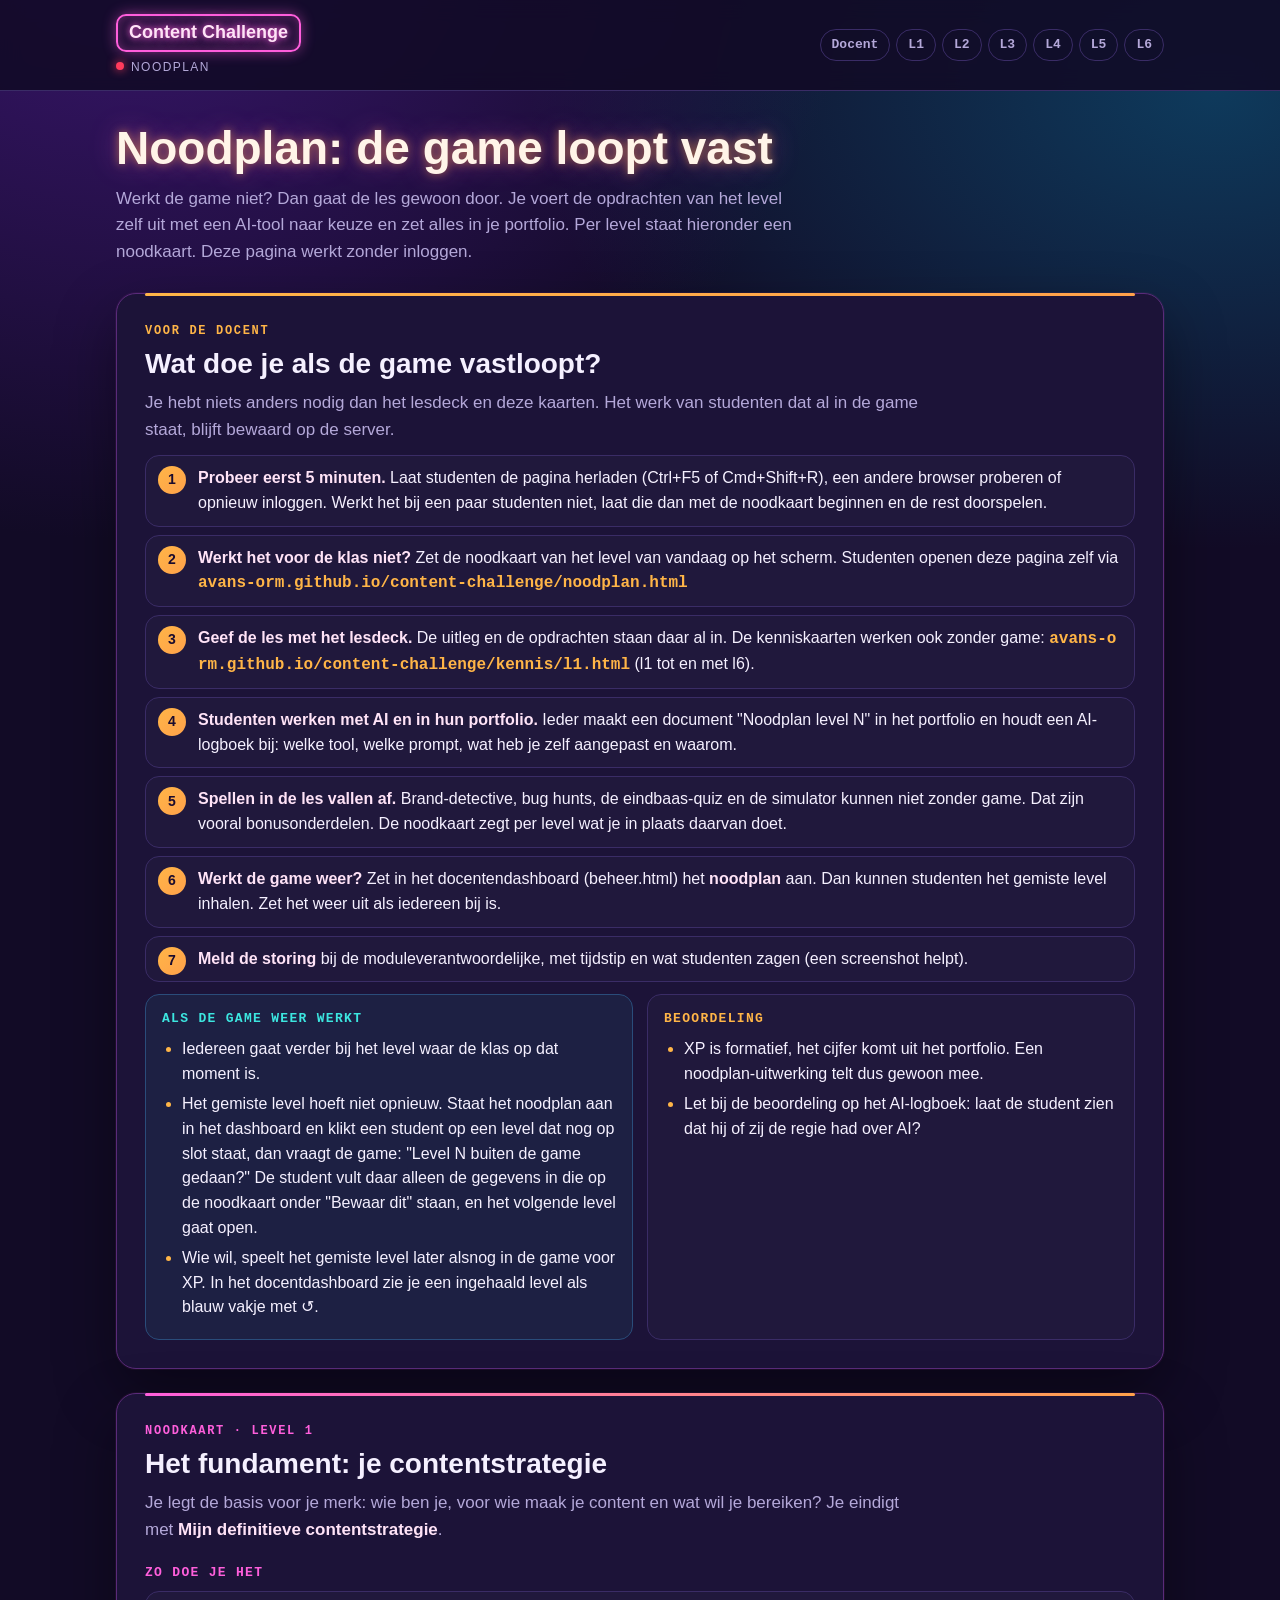
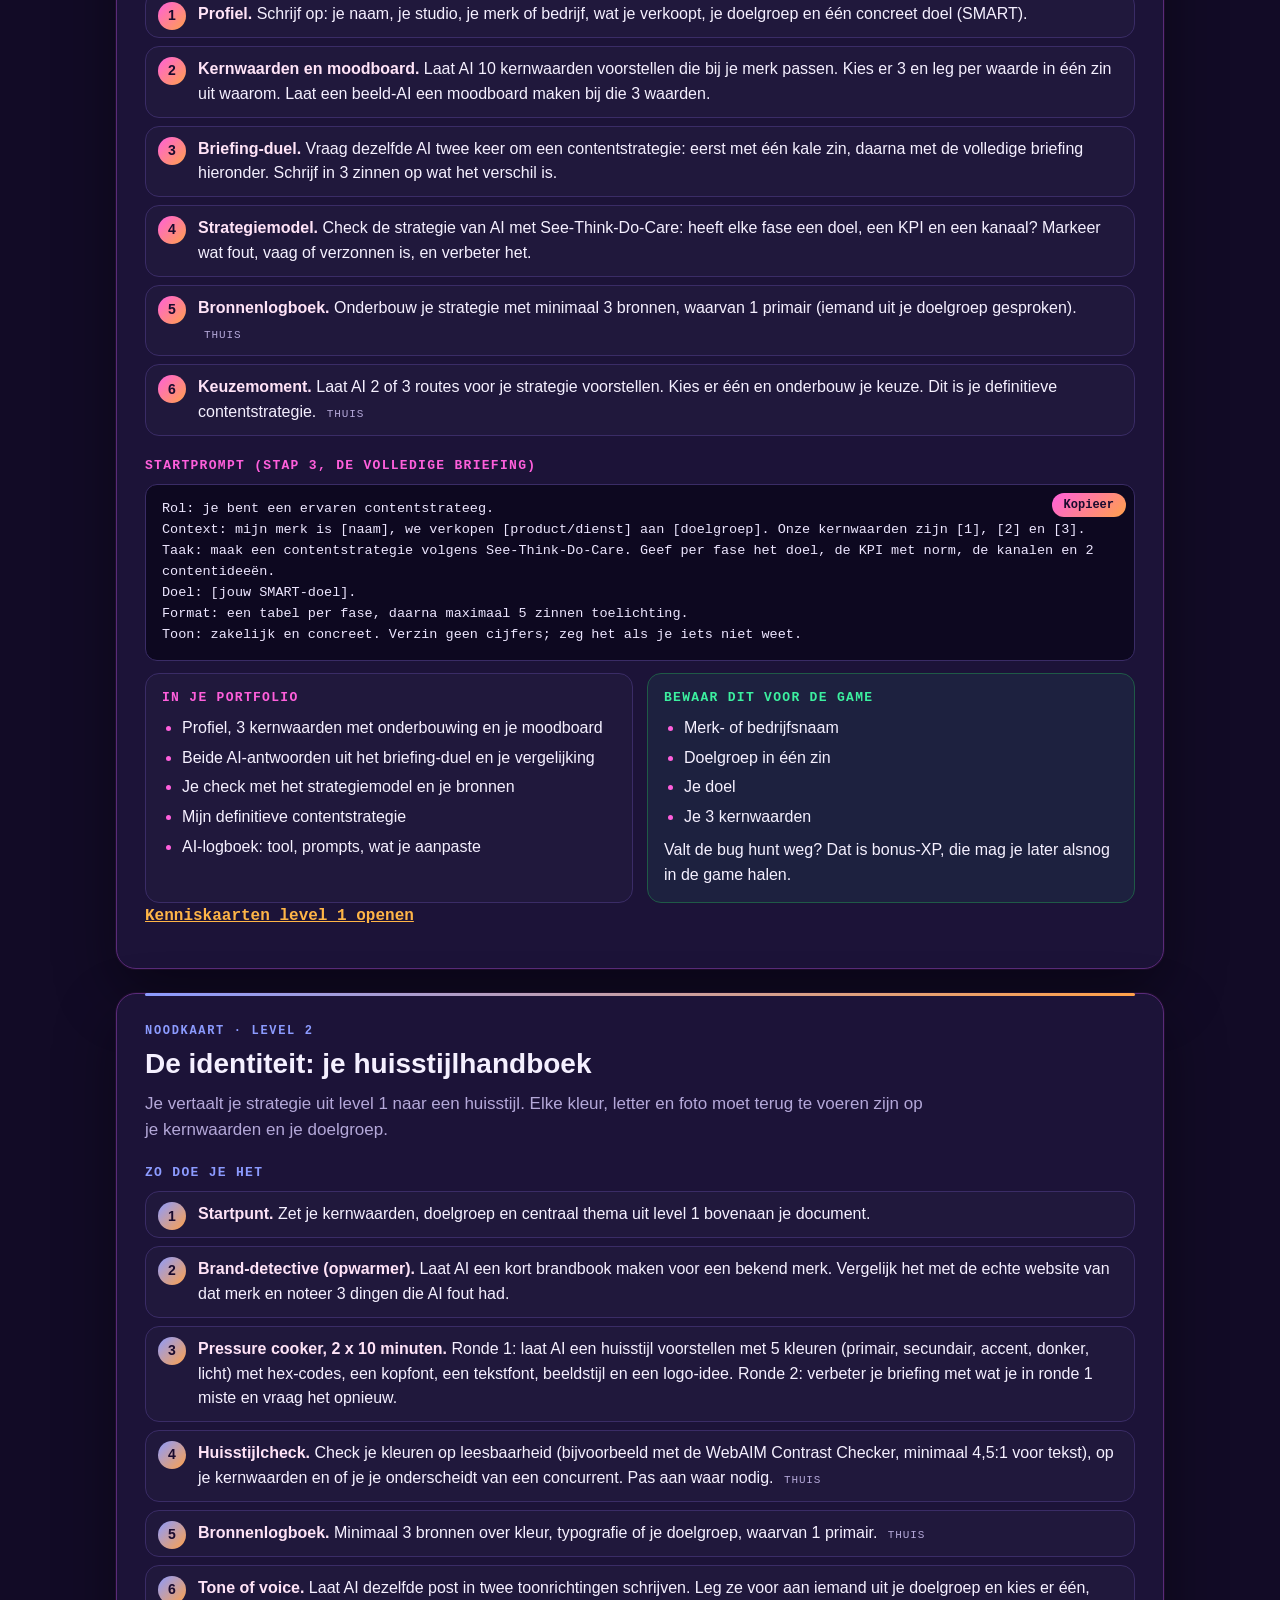
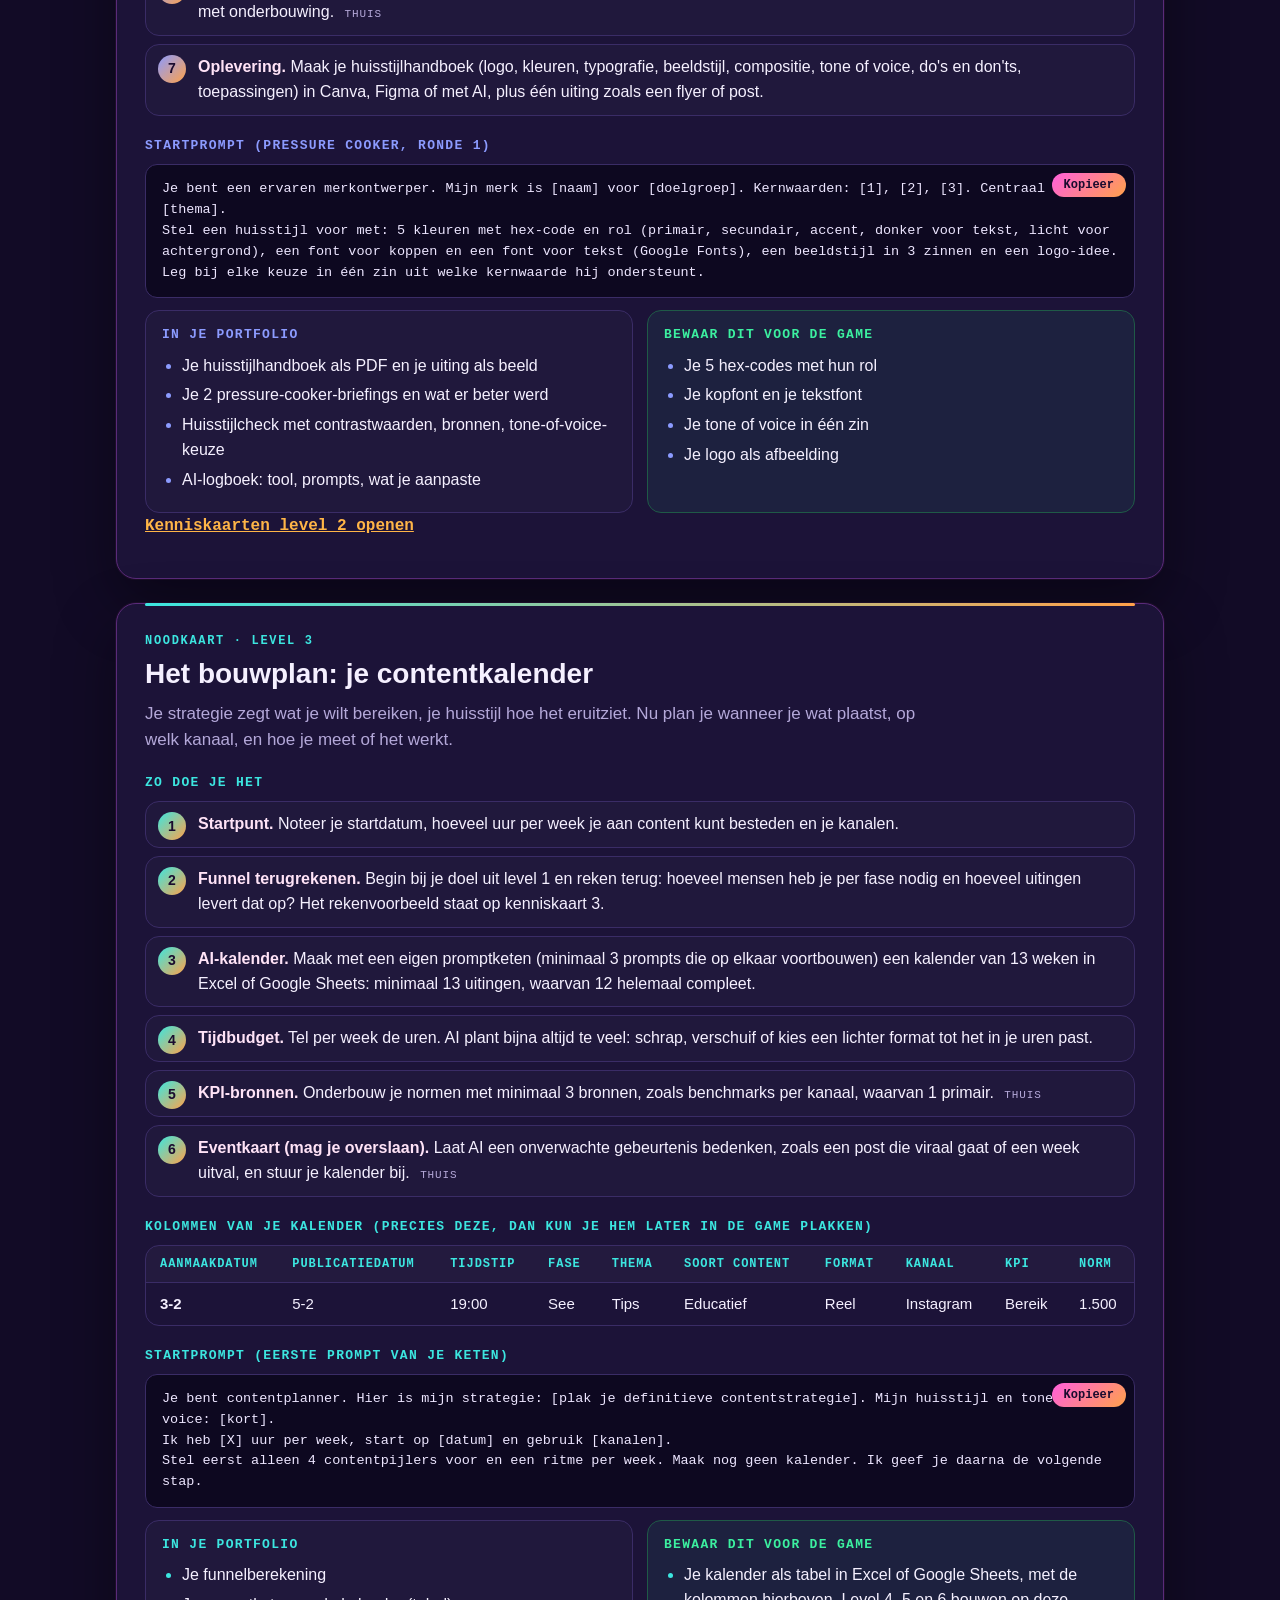
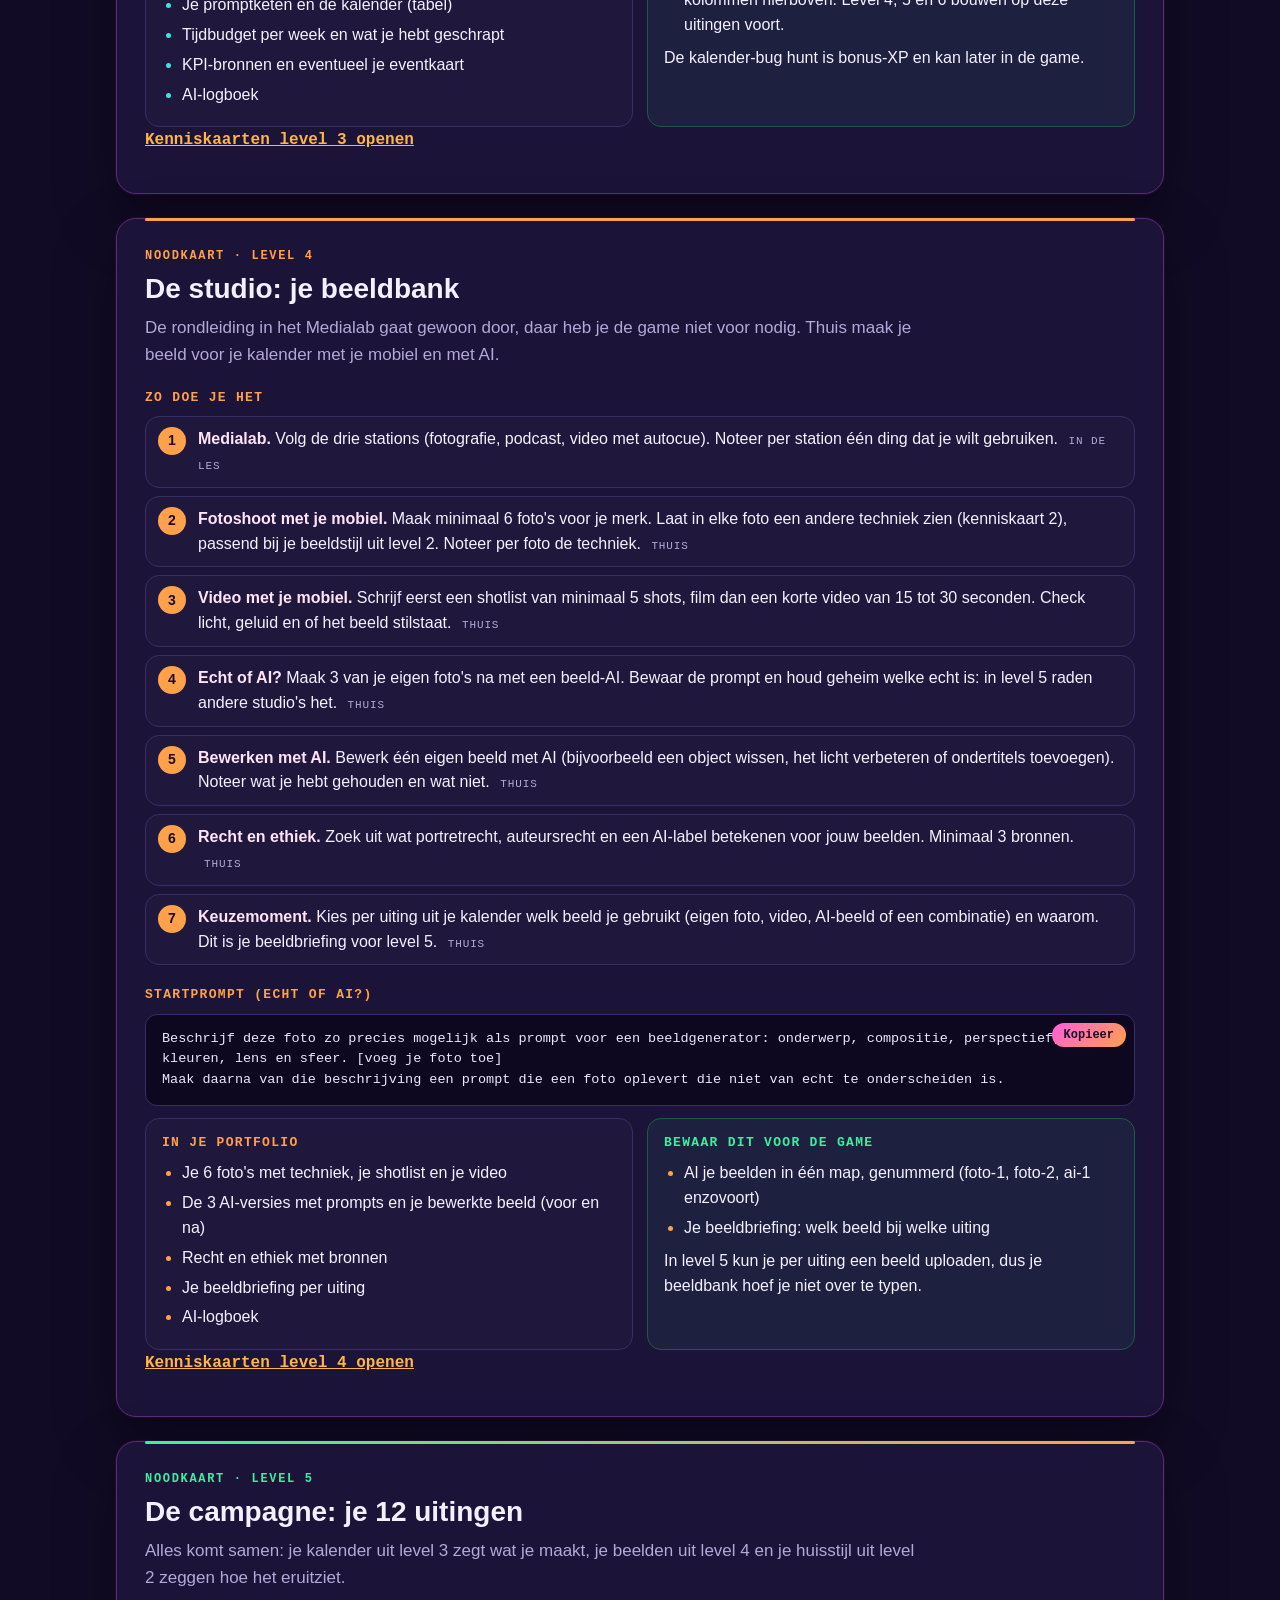
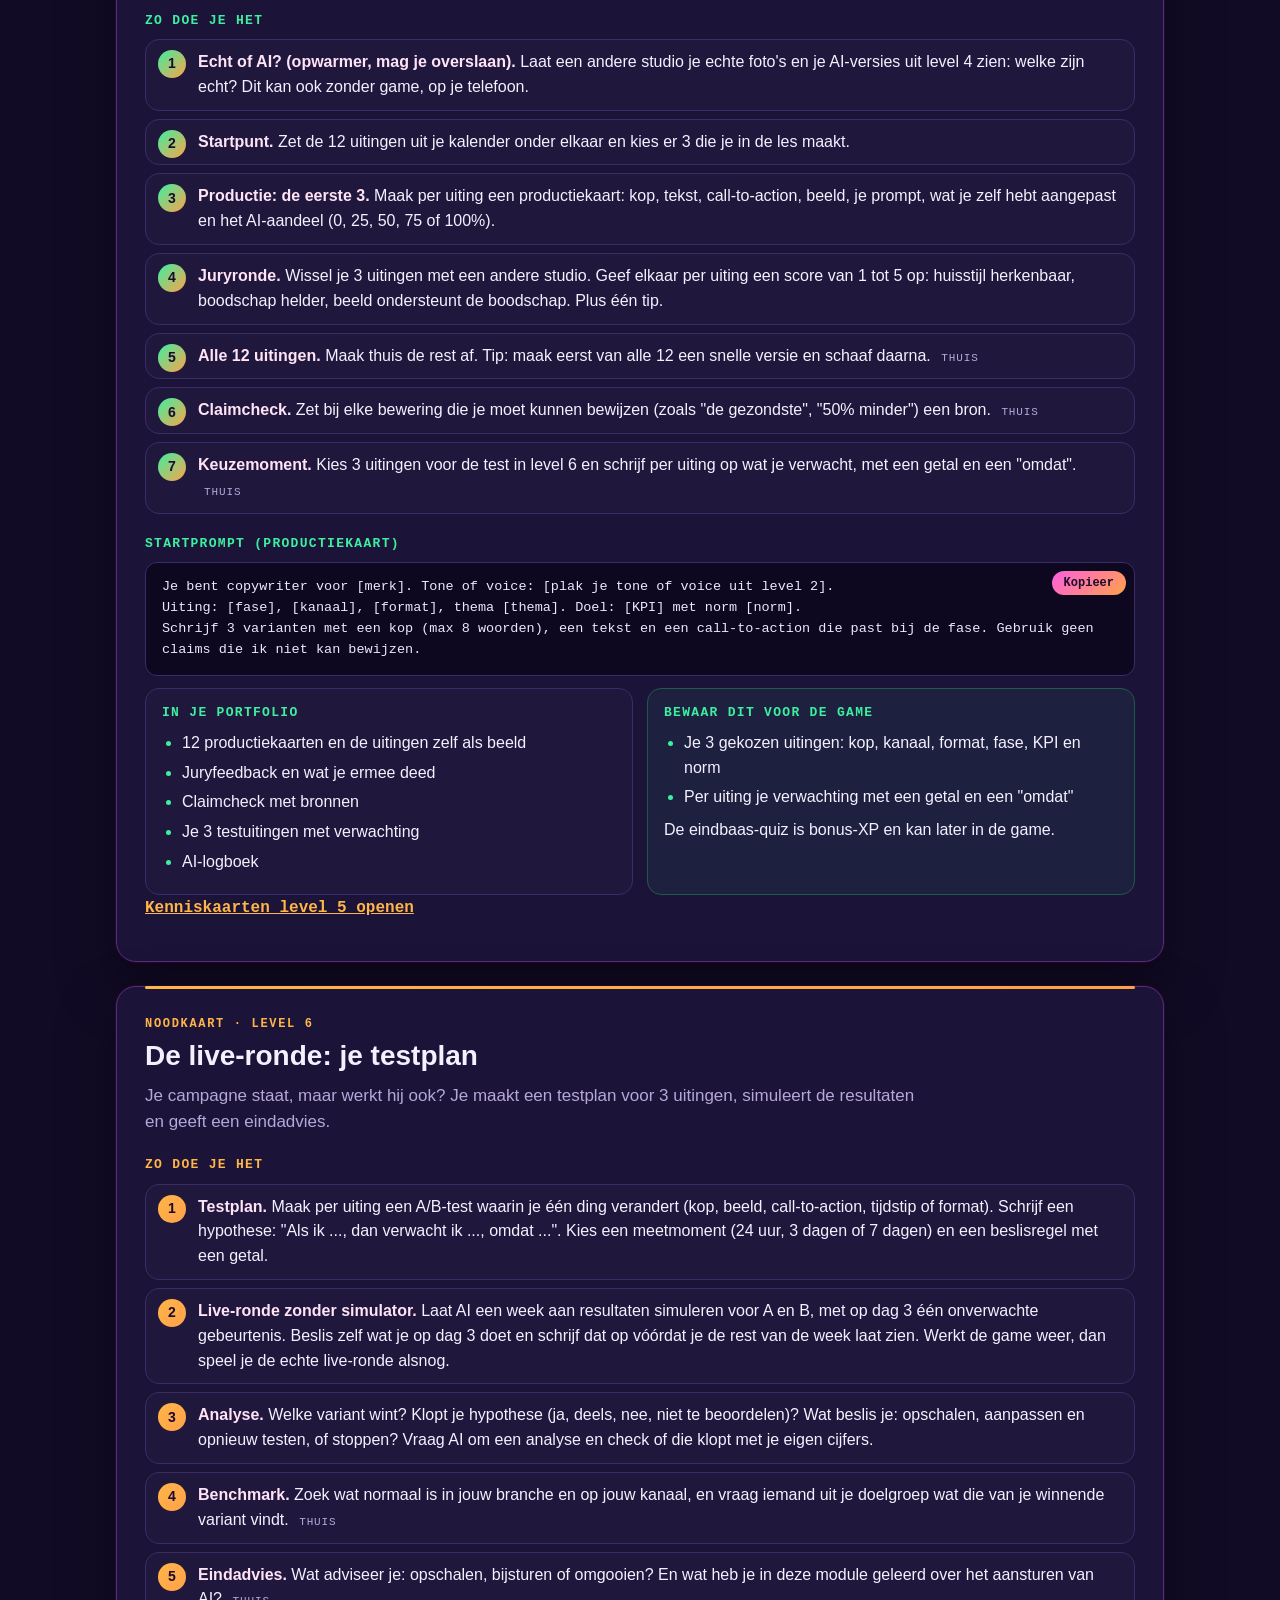
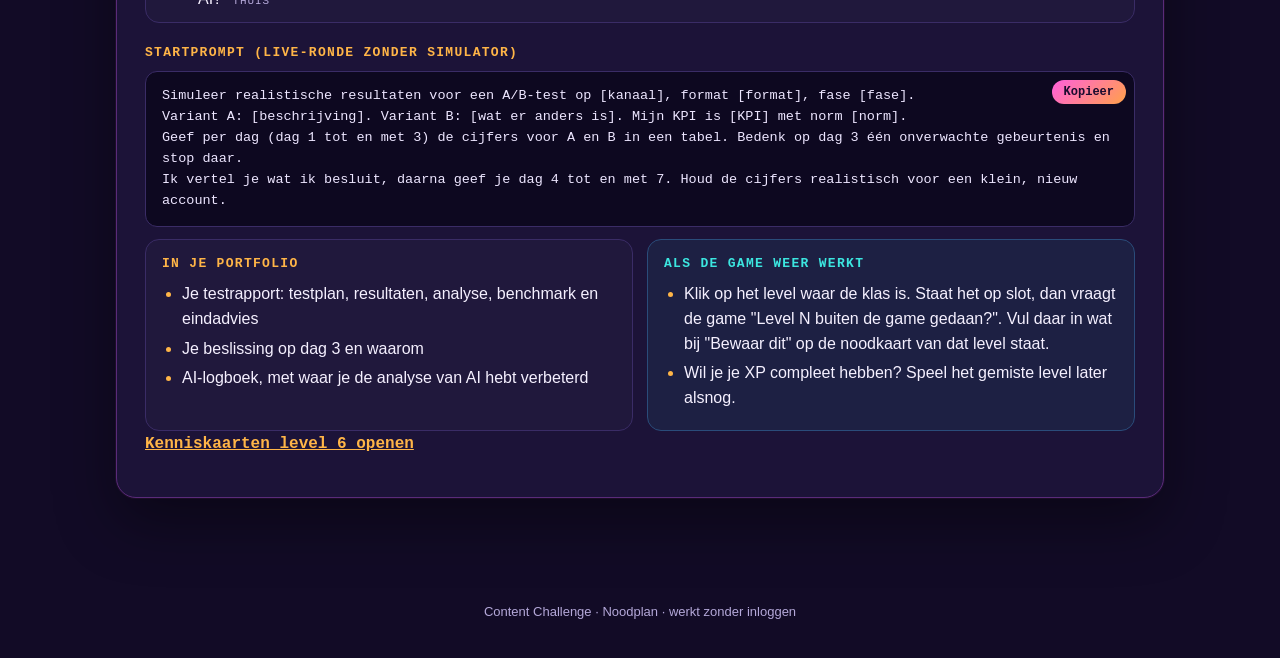
<file: noodplan.html>
<!doctype html>
<html lang="nl">
<head>
<meta charset="utf-8">
<meta name="robots" content="noindex, nofollow, noarchive, nosnippet, noimageindex">
<meta name="referrer" content="no-referrer">
<meta http-equiv="Content-Security-Policy" content="default-src 'self'; script-src 'unsafe-inline'; style-src 'self' 'unsafe-inline' https://fonts.googleapis.com; font-src https://fonts.gstatic.com data:; img-src 'self' data:; connect-src 'none'; object-src 'none'; base-uri 'none'; form-action 'none'">
<meta name="viewport" content="width=device-width,initial-scale=1">
<title>Content Challenge Noodplan</title>
<link rel="preconnect" href="https://fonts.googleapis.com">
<link rel="preconnect" href="https://fonts.gstatic.com" crossorigin>
<link rel="stylesheet" href="https://fonts.googleapis.com/css2?family=Unbounded:wght@500;700;800&family=Manrope:wght@400;500;700;800&family=JetBrains+Mono:wght@500;700&display=swap">
<style>
/* Neon Live, dezelfde stijl als de game en de kenniskaarten. Deze pagina werkt zonder inlog en zonder server. */
:root,:root:not([data-theme="light"]),:root[data-theme="dark"],:root[data-theme="light"]{
 --paper:#120B26;--card:#1C1338;--ink:#F5F0FF;--muted:#B4A8D9;--line:#3A2C66;
 --pink:#FF5FDC;--orange:#FFA14A;--gold:#FFB547;--cyan:#3CE6E0;--violet:#8C9BFF;--green:#3CF0A0;--red:#FF6B81;
 --f-display:"Unbounded","Trebuchet MS",sans-serif;--f-body:"Manrope","Segoe UI",sans-serif;--f-mono:"JetBrains Mono",ui-monospace,monospace;color-scheme:dark}
*{box-sizing:border-box}
html{-webkit-print-color-adjust:exact;print-color-adjust:exact}
body{margin:0;font-family:var(--f-body);color:var(--ink);line-height:1.55;font-size:16px;
 background:radial-gradient(ellipse at 10% -10%,#3B1670 0,transparent 45%),radial-gradient(ellipse at 95% 10%,#0E3A5C 0,transparent 40%),var(--paper);background-attachment:fixed;min-height:100vh}
.top{position:sticky;top:0;z-index:5;background:rgba(18,11,38,.88);backdrop-filter:blur(10px);border-bottom:1px solid var(--line)}
.top-in{max-width:1080px;margin:0 auto;padding:14px 16px;display:flex;align-items:center;gap:16px;flex-wrap:wrap}
.logo b{display:inline-block;font-family:var(--f-display);font-weight:800;font-size:18px;color:#FFE3F7;text-shadow:0 0 6px var(--pink),0 0 18px var(--pink);border:2px solid var(--pink);border-radius:10px;padding:3px 11px;box-shadow:0 0 14px rgba(255,95,220,.45),inset 0 0 12px rgba(255,95,220,.35)}
.logo span{display:block;font-size:12px;letter-spacing:.12em;text-transform:uppercase;color:var(--muted);margin-top:6px}
.logo span::before{content:"";display:inline-block;width:8px;height:8px;border-radius:50%;background:#FF3B5C;margin-right:7px;box-shadow:0 0 10px #FF3B5C;vertical-align:1px}
nav{display:flex;gap:6px;flex-wrap:wrap;margin-left:auto}
nav a{font-family:var(--f-mono);font-size:13px;font-weight:700;color:var(--muted);text-decoration:none;border:1px solid var(--line);border-radius:999px;padding:5px 11px}
nav a:hover,nav a:focus-visible{color:var(--ink);border-color:var(--pink);box-shadow:0 0 12px rgba(255,95,220,.3);outline:none}
main{max-width:1080px;margin:0 auto;padding:32px 16px 80px}
.hero h1{font-family:var(--f-display);font-weight:800;font-size:clamp(28px,5vw,46px);line-height:1.1;margin:0 0 12px;color:#FFF4E8;text-shadow:0 0 10px rgba(255,161,74,.6),0 0 28px rgba(255,95,220,.4)}
.hero p{color:var(--muted);max-width:680px;margin:0 0 28px;font-size:17px}
.card{position:relative;background:var(--card);border:1px solid #5A2B7A;border-radius:20px;padding:28px;margin:0 0 24px;box-shadow:0 0 0 1px rgba(255,95,220,.06),0 24px 60px rgba(0,0,0,.4);scroll-margin-top:110px}
.card::before{content:"";position:absolute;left:28px;right:28px;top:-1px;height:3px;border-radius:3px;background:linear-gradient(90deg,var(--c,var(--pink)),var(--orange))}
.eyebrow{font-family:var(--f-mono);font-size:12px;font-weight:700;letter-spacing:.14em;text-transform:uppercase;color:var(--c,var(--gold))}
.card h2{font-family:var(--f-display);font-weight:700;font-size:clamp(20px,3vw,28px);line-height:1.2;margin:6px 0 10px}
.card h3{font-family:var(--f-mono);font-size:13px;letter-spacing:.1em;text-transform:uppercase;color:var(--c,var(--gold));margin:20px 0 8px}
.card p{margin:0 0 12px;max-width:780px}
.card b{color:#FFE3F7}
.lead{color:var(--muted);font-size:17px}
ol,ul{margin:0 0 12px;padding-left:22px}
li{margin:5px 0}
li::marker{color:var(--c,var(--pink));font-weight:700}
.steps{counter-reset:s;list-style:none;padding:0}
.steps li{counter-increment:s;position:relative;padding:10px 14px 10px 52px;border:1px solid var(--line);border-radius:14px;margin:0 0 8px;background:rgba(255,255,255,.02)}
.steps li::before{content:counter(s);position:absolute;left:12px;top:10px;width:28px;height:28px;border-radius:50%;display:grid;place-content:center;font-family:var(--f-display);font-weight:800;font-size:14px;color:#1A0B2E;background:linear-gradient(135deg,var(--c,var(--pink)),var(--orange))}
.steps .w{font-family:var(--f-mono);font-size:11px;letter-spacing:.08em;text-transform:uppercase;color:var(--muted);margin-left:6px}
.grid2{display:grid;grid-template-columns:1fr 1fr;gap:14px}
.box{border:1px solid var(--line);border-radius:14px;padding:14px 16px;background:rgba(255,255,255,.02)}
.box h3{margin-top:0}
.box ul{margin:0;padding-left:20px}
.save{border-color:#1F5A47;background:rgba(60,240,160,.06)}.save h3{color:var(--green)}
.back{border-color:#2A4C7A;background:rgba(60,230,224,.06)}.back h3{color:var(--cyan)}
.skip{border-color:#6A2A44;background:rgba(255,107,129,.06)}.skip h3{color:#FF8FA1}
.prompt{position:relative;font-family:var(--f-mono);font-size:13.5px;line-height:1.55;white-space:pre-wrap;background:#0D0820;border:1px solid var(--line);border-radius:12px;padding:14px 16px;margin:0 0 12px;color:#EDE6FF}
.copy{position:absolute;top:8px;right:8px;font-family:var(--f-mono);font-size:12px;font-weight:700;color:#1A0B2E;background:linear-gradient(135deg,var(--pink),var(--orange));border:0;border-radius:999px;padding:5px 12px;cursor:pointer}
.copy:focus-visible{outline:2px solid var(--cyan);outline-offset:2px}
.tip{border-left:3px solid var(--gold);background:rgba(255,181,71,.08);border-radius:0 12px 12px 0;padding:12px 16px;margin:0 0 12px;max-width:780px}
.url{font-family:var(--f-mono);font-weight:700;color:var(--gold);word-break:break-all}
.tbl{overflow-x:auto;margin:0 0 12px;border:1px solid var(--line);border-radius:14px}
table{border-collapse:collapse;width:100%;min-width:520px;font-size:15px}
th{font-family:var(--f-mono);font-size:12px;letter-spacing:.08em;text-transform:uppercase;text-align:left;color:var(--c,var(--gold));background:rgba(255,255,255,.03);padding:9px 14px}
td{padding:9px 14px;border-top:1px solid var(--line);vertical-align:top}
td:first-child{font-weight:700;white-space:nowrap}
footer{color:var(--muted);font-size:13px;text-align:center;padding-bottom:24px}
@media (max-width:700px){.grid2{grid-template-columns:1fr}.card{padding:22px 18px}.card::before{left:18px;right:18px}nav{margin-left:0}}
@media print{
 @page{size:A4;margin:0}
 body{background:var(--paper);font-size:12.5px;line-height:1.45}
 .top,.copy,footer,.scr{display:none}
 main{max-width:none;padding:0}
 .hero{display:none}
 .card{break-before:page;break-inside:avoid;border:0;border-radius:0;box-shadow:none;margin:0;min-height:297mm;padding:14mm 14mm 10mm;
  background:radial-gradient(ellipse at 10% -10%,#3B1670 0,transparent 45%),radial-gradient(ellipse at 95% 10%,#0E3A5C 0,transparent 40%),var(--paper)}
 .card:first-of-type{break-before:auto}
 .card::before{left:14mm;right:14mm;top:9mm}
 .card h2{font-size:22px;margin:4px 0 6px}
 .card h3{font-size:11px;margin:12px 0 6px}
 .lead{font-size:13.5px}
 .steps li{padding:6px 10px 6px 42px;margin:0 0 5px;border-radius:10px}
 .steps li::before{width:22px;height:22px;font-size:12px;top:6px;left:10px}
 .prompt{font-size:11px;padding:10px 12px;margin:0 0 8px}
 .box{padding:10px 12px}
 .grid2{gap:10px}
 .pfoot{display:flex!important}
 .tbl{overflow:visible}table{font-size:10.5px;min-width:0;table-layout:fixed}th,td{padding:5px 6px;white-space:normal!important;word-break:break-word}th{font-size:8.5px;letter-spacing:.02em}
}
.kk{font-family:var(--f-mono);font-weight:700;color:var(--gold)}
.pfoot{display:none;justify-content:space-between;margin-top:10px;font-family:var(--f-mono);font-size:10px;color:var(--muted);letter-spacing:.06em}
</style>
</head>
<body>
<header class="top"><div class="top-in">
 <div class="logo"><b>Content Challenge</b><span>Noodplan</span></div>
 <nav aria-label="Noodkaarten">
  <a href="#docent">Docent</a><a href="#l1">L1</a><a href="#l2">L2</a><a href="#l3">L3</a><a href="#l4">L4</a><a href="#l5">L5</a><a href="#l6">L6</a>
 </nav>
</div></header>
<main>
<section class="hero">
 <h1>Noodplan: de game loopt vast</h1>
 <p>Werkt de game niet? Dan gaat de les gewoon door. Je voert de opdrachten van het level zelf uit met een AI-tool naar keuze en zet alles in je portfolio. Per level staat hieronder een noodkaart. Deze pagina werkt zonder inloggen.</p>
</section>

<!-- ============ DOCENT ============ -->
<article class="card" id="docent" style="--c:var(--gold)">
 <div class="eyebrow">Voor de docent</div>
 <h2>Wat doe je als de game vastloopt?</h2>
 <p class="lead">Je hebt niets anders nodig dan het lesdeck en deze kaarten. Het werk van studenten dat al in de game staat, blijft bewaard op de server.</p>
 <ol class="steps">
  <li><b>Probeer eerst 5 minuten.</b> Laat studenten de pagina herladen (Ctrl+F5 of Cmd+Shift+R), een andere browser proberen of opnieuw inloggen. Werkt het bij een paar studenten niet, laat die dan met de noodkaart beginnen en de rest doorspelen.</li>
  <li><b>Werkt het voor de klas niet?</b> Zet de noodkaart van het level van vandaag op het scherm. Studenten openen deze pagina zelf via <span class="url">avans-orm.github.io/content-challenge/noodplan.html</span></li>
  <li><b>Geef de les met het lesdeck.</b> De uitleg en de opdrachten staan daar al in. De kenniskaarten werken ook zonder game: <span class="url">avans-orm.github.io/content-challenge/kennis/l1.html</span> (l1 tot en met l6).</li>
  <li><b>Studenten werken met AI en in hun portfolio.</b> Ieder maakt een document "Noodplan level N" in het portfolio en houdt een AI-logboek bij: welke tool, welke prompt, wat heb je zelf aangepast en waarom.</li>
  <li><b>Spellen in de les vallen af.</b> Brand-detective, bug hunts, de eindbaas-quiz en de simulator kunnen niet zonder game. Dat zijn vooral bonusonderdelen. De noodkaart zegt per level wat je in plaats daarvan doet.</li>
  <li><b>Werkt de game weer?</b> Zet in het docentendashboard (beheer.html) het <b>noodplan</b> aan. Dan kunnen studenten het gemiste level inhalen. Zet het weer uit als iedereen bij is.</li>
  <li><b>Meld de storing</b> bij de moduleverantwoordelijke, met tijdstip en wat studenten zagen (een screenshot helpt).</li>
 </ol>
 <div class="grid2">
  <div class="box back"><h3>Als de game weer werkt</h3><ul>
   <li>Iedereen gaat verder bij het level waar de klas op dat moment is.</li>
   <li>Het gemiste level hoeft niet opnieuw. Staat het noodplan aan in het dashboard en klikt een student op een level dat nog op slot staat, dan vraagt de game: "Level N buiten de game gedaan?" De student vult daar alleen de gegevens in die op de noodkaart onder "Bewaar dit" staan, en het volgende level gaat open.</li>
   <li>Wie wil, speelt het gemiste level later alsnog in de game voor XP. In het docentdashboard zie je een ingehaald level als blauw vakje met ↺.</li>
  </ul></div>
  <div class="box"><h3>Beoordeling</h3><ul>
   <li>XP is formatief, het cijfer komt uit het portfolio. Een noodplan-uitwerking telt dus gewoon mee.</li>
   <li>Let bij de beoordeling op het AI-logboek: laat de student zien dat hij of zij de regie had over AI?</li>
  </ul></div>
 </div>
 <div class="pfoot"><span>Content Challenge · Noodplan</span><span>avans-orm.github.io/content-challenge/noodplan.html</span></div>
</article>

<!-- ============ ALGEMEEN (per kaart herhaald in het kort) ============ -->

<!-- ============ L1 ============ -->
<article class="card" id="l1" style="--c:var(--pink)">
 <div class="eyebrow">Noodkaart · Level 1</div>
 <h2>Het fundament: je contentstrategie</h2>
 <p class="lead">Je legt de basis voor je merk: wie ben je, voor wie maak je content en wat wil je bereiken? Je eindigt met <b>Mijn definitieve contentstrategie</b>.</p>
 <h3>Zo doe je het</h3>
 <ol class="steps">
  <li><b>Profiel.</b> Schrijf op: je naam, je studio, je merk of bedrijf, wat je verkoopt, je doelgroep en één concreet doel (SMART).</li>
  <li><b>Kernwaarden en moodboard.</b> Laat AI 10 kernwaarden voorstellen die bij je merk passen. Kies er 3 en leg per waarde in één zin uit waarom. Laat een beeld-AI een moodboard maken bij die 3 waarden.</li>
  <li><b>Briefing-duel.</b> Vraag dezelfde AI twee keer om een contentstrategie: eerst met één kale zin, daarna met de volledige briefing hieronder. Schrijf in 3 zinnen op wat het verschil is.</li>
  <li><b>Strategiemodel.</b> Check de strategie van AI met See-Think-Do-Care: heeft elke fase een doel, een KPI en een kanaal? Markeer wat fout, vaag of verzonnen is, en verbeter het.</li>
  <li><b>Bronnenlogboek.</b> Onderbouw je strategie met minimaal 3 bronnen, waarvan 1 primair (iemand uit je doelgroep gesproken). <span class="w">thuis</span></li>
  <li><b>Keuzemoment.</b> Laat AI 2 of 3 routes voor je strategie voorstellen. Kies er één en onderbouw je keuze. Dit is je definitieve contentstrategie. <span class="w">thuis</span></li>
 </ol>
 <h3>Startprompt (stap 3, de volledige briefing)</h3>
 <div class="prompt">Rol: je bent een ervaren contentstrateeg.
Context: mijn merk is [naam], we verkopen [product/dienst] aan [doelgroep]. Onze kernwaarden zijn [1], [2] en [3].
Taak: maak een contentstrategie volgens See-Think-Do-Care. Geef per fase het doel, de KPI met norm, de kanalen en 2 contentideeën.
Doel: [jouw SMART-doel].
Format: een tabel per fase, daarna maximaal 5 zinnen toelichting.
Toon: zakelijk en concreet. Verzin geen cijfers; zeg het als je iets niet weet.</div>
 <div class="grid2">
  <div class="box"><h3>In je portfolio</h3><ul>
   <li>Profiel, 3 kernwaarden met onderbouwing en je moodboard</li>
   <li>Beide AI-antwoorden uit het briefing-duel en je vergelijking</li>
   <li>Je check met het strategiemodel en je bronnen</li>
   <li>Mijn definitieve contentstrategie</li>
   <li>AI-logboek: tool, prompts, wat je aanpaste</li>
  </ul></div>
  <div class="box save"><h3>Bewaar dit voor de game</h3><ul>
   <li>Merk- of bedrijfsnaam</li>
   <li>Doelgroep in één zin</li>
   <li>Je doel</li>
   <li>Je 3 kernwaarden</li>
  </ul><p style="margin:8px 0 0">Valt de bug hunt weg? Dat is bonus-XP, die mag je later alsnog in de game halen.</p></div>
 </div>
 <p class="scr"><a class="kk" href="kennis/l1.html">Kenniskaarten level 1 openen</a></p>
 <div class="pfoot"><span>Content Challenge · Noodkaart L1</span><span>Kenniskaarten: avans-orm.github.io/content-challenge/kennis/l1.html</span></div>
</article>

<!-- ============ L2 ============ -->
<article class="card" id="l2" style="--c:var(--violet)">
 <div class="eyebrow">Noodkaart · Level 2</div>
 <h2>De identiteit: je huisstijlhandboek</h2>
 <p class="lead">Je vertaalt je strategie uit level 1 naar een huisstijl. Elke kleur, letter en foto moet terug te voeren zijn op je kernwaarden en je doelgroep.</p>
 <h3>Zo doe je het</h3>
 <ol class="steps">
  <li><b>Startpunt.</b> Zet je kernwaarden, doelgroep en centraal thema uit level 1 bovenaan je document.</li>
  <li><b>Brand-detective (opwarmer).</b> Laat AI een kort brandbook maken voor een bekend merk. Vergelijk het met de echte website van dat merk en noteer 3 dingen die AI fout had.</li>
  <li><b>Pressure cooker, 2 x 10 minuten.</b> Ronde 1: laat AI een huisstijl voorstellen met 5 kleuren (primair, secundair, accent, donker, licht) met hex-codes, een kopfont, een tekstfont, beeldstijl en een logo-idee. Ronde 2: verbeter je briefing met wat je in ronde 1 miste en vraag het opnieuw.</li>
  <li><b>Huisstijlcheck.</b> Check je kleuren op leesbaarheid (bijvoorbeeld met de WebAIM Contrast Checker, minimaal 4,5:1 voor tekst), op je kernwaarden en of je je onderscheidt van een concurrent. Pas aan waar nodig. <span class="w">thuis</span></li>
  <li><b>Bronnenlogboek.</b> Minimaal 3 bronnen over kleur, typografie of je doelgroep, waarvan 1 primair. <span class="w">thuis</span></li>
  <li><b>Tone of voice.</b> Laat AI dezelfde post in twee toonrichtingen schrijven. Leg ze voor aan iemand uit je doelgroep en kies er één, met onderbouwing. <span class="w">thuis</span></li>
  <li><b>Oplevering.</b> Maak je huisstijlhandboek (logo, kleuren, typografie, beeldstijl, compositie, tone of voice, do's en don'ts, toepassingen) in Canva, Figma of met AI, plus één uiting zoals een flyer of post.</li>
 </ol>
 <h3>Startprompt (pressure cooker, ronde 1)</h3>
 <div class="prompt">Je bent een ervaren merkontwerper. Mijn merk is [naam] voor [doelgroep]. Kernwaarden: [1], [2], [3]. Centraal thema: [thema].
Stel een huisstijl voor met: 5 kleuren met hex-code en rol (primair, secundair, accent, donker voor tekst, licht voor achtergrond), een font voor koppen en een font voor tekst (Google Fonts), een beeldstijl in 3 zinnen en een logo-idee.
Leg bij elke keuze in één zin uit welke kernwaarde hij ondersteunt.</div>
 <div class="grid2">
  <div class="box"><h3>In je portfolio</h3><ul>
   <li>Je huisstijlhandboek als PDF en je uiting als beeld</li>
   <li>Je 2 pressure-cooker-briefings en wat er beter werd</li>
   <li>Huisstijlcheck met contrastwaarden, bronnen, tone-of-voice-keuze</li>
   <li>AI-logboek: tool, prompts, wat je aanpaste</li>
  </ul></div>
  <div class="box save"><h3>Bewaar dit voor de game</h3><ul>
   <li>Je 5 hex-codes met hun rol</li>
   <li>Je kopfont en je tekstfont</li>
   <li>Je tone of voice in één zin</li>
   <li>Je logo als afbeelding</li>
  </ul></div>
 </div>
 <p class="scr"><a class="kk" href="kennis/l2.html">Kenniskaarten level 2 openen</a></p>
 <div class="pfoot"><span>Content Challenge · Noodkaart L2</span><span>Kenniskaarten: avans-orm.github.io/content-challenge/kennis/l2.html</span></div>
</article>

<!-- ============ L3 ============ -->
<article class="card" id="l3" style="--c:var(--cyan)">
 <div class="eyebrow">Noodkaart · Level 3</div>
 <h2>Het bouwplan: je contentkalender</h2>
 <p class="lead">Je strategie zegt wat je wilt bereiken, je huisstijl hoe het eruitziet. Nu plan je wanneer je wat plaatst, op welk kanaal, en hoe je meet of het werkt.</p>
 <h3>Zo doe je het</h3>
 <ol class="steps">
  <li><b>Startpunt.</b> Noteer je startdatum, hoeveel uur per week je aan content kunt besteden en je kanalen.</li>
  <li><b>Funnel terugrekenen.</b> Begin bij je doel uit level 1 en reken terug: hoeveel mensen heb je per fase nodig en hoeveel uitingen levert dat op? Het rekenvoorbeeld staat op kenniskaart 3.</li>
  <li><b>AI-kalender.</b> Maak met een eigen promptketen (minimaal 3 prompts die op elkaar voortbouwen) een kalender van 13 weken in Excel of Google Sheets: minimaal 13 uitingen, waarvan 12 helemaal compleet.</li>
  <li><b>Tijdbudget.</b> Tel per week de uren. AI plant bijna altijd te veel: schrap, verschuif of kies een lichter format tot het in je uren past.</li>
  <li><b>KPI-bronnen.</b> Onderbouw je normen met minimaal 3 bronnen, zoals benchmarks per kanaal, waarvan 1 primair. <span class="w">thuis</span></li>
  <li><b>Eventkaart (mag je overslaan).</b> Laat AI een onverwachte gebeurtenis bedenken, zoals een post die viraal gaat of een week uitval, en stuur je kalender bij. <span class="w">thuis</span></li>
 </ol>
 <h3>Kolommen van je kalender (precies deze, dan kun je hem later in de game plakken)</h3>
 <div class="tbl"><table>
  <tr><th>Aanmaakdatum</th><th>Publicatiedatum</th><th>Tijdstip</th><th>Fase</th><th>Thema</th><th>Soort content</th><th>Format</th><th>Kanaal</th><th>KPI</th><th>Norm</th></tr>
  <tr><td>3-2</td><td>5-2</td><td>19:00</td><td>See</td><td>Tips</td><td>Educatief</td><td>Reel</td><td>Instagram</td><td>Bereik</td><td>1.500</td></tr>
 </table></div>
 <h3>Startprompt (eerste prompt van je keten)</h3>
 <div class="prompt">Je bent contentplanner. Hier is mijn strategie: [plak je definitieve contentstrategie]. Mijn huisstijl en tone of voice: [kort].
Ik heb [X] uur per week, start op [datum] en gebruik [kanalen].
Stel eerst alleen 4 contentpijlers voor en een ritme per week. Maak nog geen kalender. Ik geef je daarna de volgende stap.</div>
 <div class="grid2">
  <div class="box"><h3>In je portfolio</h3><ul>
   <li>Je funnelberekening</li>
   <li>Je promptketen en de kalender (tabel)</li>
   <li>Tijdbudget per week en wat je hebt geschrapt</li>
   <li>KPI-bronnen en eventueel je eventkaart</li>
   <li>AI-logboek</li>
  </ul></div>
  <div class="box save"><h3>Bewaar dit voor de game</h3><ul>
   <li>Je kalender als tabel in Excel of Google Sheets, met de kolommen hierboven. Level 4, 5 en 6 bouwen op deze uitingen voort.</li>
  </ul><p style="margin:8px 0 0">De kalender-bug hunt is bonus-XP en kan later in de game.</p></div>
 </div>
 <p class="scr"><a class="kk" href="kennis/l3.html">Kenniskaarten level 3 openen</a></p>
 <div class="pfoot"><span>Content Challenge · Noodkaart L3</span><span>Kenniskaarten: avans-orm.github.io/content-challenge/kennis/l3.html</span></div>
</article>

<!-- ============ L4 ============ -->
<article class="card" id="l4" style="--c:var(--orange)">
 <div class="eyebrow">Noodkaart · Level 4</div>
 <h2>De studio: je beeldbank</h2>
 <p class="lead">De rondleiding in het Medialab gaat gewoon door, daar heb je de game niet voor nodig. Thuis maak je beeld voor je kalender met je mobiel en met AI.</p>
 <h3>Zo doe je het</h3>
 <ol class="steps">
  <li><b>Medialab.</b> Volg de drie stations (fotografie, podcast, video met autocue). Noteer per station één ding dat je wilt gebruiken. <span class="w">in de les</span></li>
  <li><b>Fotoshoot met je mobiel.</b> Maak minimaal 6 foto's voor je merk. Laat in elke foto een andere techniek zien (kenniskaart 2), passend bij je beeldstijl uit level 2. Noteer per foto de techniek. <span class="w">thuis</span></li>
  <li><b>Video met je mobiel.</b> Schrijf eerst een shotlist van minimaal 5 shots, film dan een korte video van 15 tot 30 seconden. Check licht, geluid en of het beeld stilstaat. <span class="w">thuis</span></li>
  <li><b>Echt of AI?</b> Maak 3 van je eigen foto's na met een beeld-AI. Bewaar de prompt en houd geheim welke echt is: in level 5 raden andere studio's het. <span class="w">thuis</span></li>
  <li><b>Bewerken met AI.</b> Bewerk één eigen beeld met AI (bijvoorbeeld een object wissen, het licht verbeteren of ondertitels toevoegen). Noteer wat je hebt gehouden en wat niet. <span class="w">thuis</span></li>
  <li><b>Recht en ethiek.</b> Zoek uit wat portretrecht, auteursrecht en een AI-label betekenen voor jouw beelden. Minimaal 3 bronnen. <span class="w">thuis</span></li>
  <li><b>Keuzemoment.</b> Kies per uiting uit je kalender welk beeld je gebruikt (eigen foto, video, AI-beeld of een combinatie) en waarom. Dit is je beeldbriefing voor level 5. <span class="w">thuis</span></li>
 </ol>
 <h3>Startprompt (Echt of AI?)</h3>
 <div class="prompt">Beschrijf deze foto zo precies mogelijk als prompt voor een beeldgenerator: onderwerp, compositie, perspectief, licht, kleuren, lens en sfeer. [voeg je foto toe]
Maak daarna van die beschrijving een prompt die een foto oplevert die niet van echt te onderscheiden is.</div>
 <div class="grid2">
  <div class="box"><h3>In je portfolio</h3><ul>
   <li>Je 6 foto's met techniek, je shotlist en je video</li>
   <li>De 3 AI-versies met prompts en je bewerkte beeld (voor en na)</li>
   <li>Recht en ethiek met bronnen</li>
   <li>Je beeldbriefing per uiting</li>
   <li>AI-logboek</li>
  </ul></div>
  <div class="box save"><h3>Bewaar dit voor de game</h3><ul>
   <li>Al je beelden in één map, genummerd (foto-1, foto-2, ai-1 enzovoort)</li>
   <li>Je beeldbriefing: welk beeld bij welke uiting</li>
  </ul><p style="margin:8px 0 0">In level 5 kun je per uiting een beeld uploaden, dus je beeldbank hoef je niet over te typen.</p></div>
 </div>
 <p class="scr"><a class="kk" href="kennis/l4.html">Kenniskaarten level 4 openen</a></p>
 <div class="pfoot"><span>Content Challenge · Noodkaart L4</span><span>Kenniskaarten: avans-orm.github.io/content-challenge/kennis/l4.html</span></div>
</article>

<!-- ============ L5 ============ -->
<article class="card" id="l5" style="--c:var(--green)">
 <div class="eyebrow">Noodkaart · Level 5</div>
 <h2>De campagne: je 12 uitingen</h2>
 <p class="lead">Alles komt samen: je kalender uit level 3 zegt wat je maakt, je beelden uit level 4 en je huisstijl uit level 2 zeggen hoe het eruitziet.</p>
 <h3>Zo doe je het</h3>
 <ol class="steps">
  <li><b>Echt of AI? (opwarmer, mag je overslaan).</b> Laat een andere studio je echte foto's en je AI-versies uit level 4 zien: welke zijn echt? Dit kan ook zonder game, op je telefoon.</li>
  <li><b>Startpunt.</b> Zet de 12 uitingen uit je kalender onder elkaar en kies er 3 die je in de les maakt.</li>
  <li><b>Productie: de eerste 3.</b> Maak per uiting een productiekaart: kop, tekst, call-to-action, beeld, je prompt, wat je zelf hebt aangepast en het AI-aandeel (0, 25, 50, 75 of 100%).</li>
  <li><b>Juryronde.</b> Wissel je 3 uitingen met een andere studio. Geef elkaar per uiting een score van 1 tot 5 op: huisstijl herkenbaar, boodschap helder, beeld ondersteunt de boodschap. Plus één tip.</li>
  <li><b>Alle 12 uitingen.</b> Maak thuis de rest af. Tip: maak eerst van alle 12 een snelle versie en schaaf daarna. <span class="w">thuis</span></li>
  <li><b>Claimcheck.</b> Zet bij elke bewering die je moet kunnen bewijzen (zoals "de gezondste", "50% minder") een bron. <span class="w">thuis</span></li>
  <li><b>Keuzemoment.</b> Kies 3 uitingen voor de test in level 6 en schrijf per uiting op wat je verwacht, met een getal en een "omdat". <span class="w">thuis</span></li>
 </ol>
 <h3>Startprompt (productiekaart)</h3>
 <div class="prompt">Je bent copywriter voor [merk]. Tone of voice: [plak je tone of voice uit level 2].
Uiting: [fase], [kanaal], [format], thema [thema]. Doel: [KPI] met norm [norm].
Schrijf 3 varianten met een kop (max 8 woorden), een tekst en een call-to-action die past bij de fase. Gebruik geen claims die ik niet kan bewijzen.</div>
 <div class="grid2">
  <div class="box"><h3>In je portfolio</h3><ul>
   <li>12 productiekaarten en de uitingen zelf als beeld</li>
   <li>Juryfeedback en wat je ermee deed</li>
   <li>Claimcheck met bronnen</li>
   <li>Je 3 testuitingen met verwachting</li>
   <li>AI-logboek</li>
  </ul></div>
  <div class="box save"><h3>Bewaar dit voor de game</h3><ul>
   <li>Je 3 gekozen uitingen: kop, kanaal, format, fase, KPI en norm</li>
   <li>Per uiting je verwachting met een getal en een "omdat"</li>
  </ul><p style="margin:8px 0 0">De eindbaas-quiz is bonus-XP en kan later in de game.</p></div>
 </div>
 <p class="scr"><a class="kk" href="kennis/l5.html">Kenniskaarten level 5 openen</a></p>
 <div class="pfoot"><span>Content Challenge · Noodkaart L5</span><span>Kenniskaarten: avans-orm.github.io/content-challenge/kennis/l5.html</span></div>
</article>

<!-- ============ L6 ============ -->
<article class="card" id="l6" style="--c:var(--gold)">
 <div class="eyebrow">Noodkaart · Level 6</div>
 <h2>De live-ronde: je testplan</h2>
 <p class="lead">Je campagne staat, maar werkt hij ook? Je maakt een testplan voor 3 uitingen, simuleert de resultaten en geeft een eindadvies.</p>
 <h3>Zo doe je het</h3>
 <ol class="steps">
  <li><b>Testplan.</b> Maak per uiting een A/B-test waarin je één ding verandert (kop, beeld, call-to-action, tijdstip of format). Schrijf een hypothese: "Als ik ..., dan verwacht ik ..., omdat ...". Kies een meetmoment (24 uur, 3 dagen of 7 dagen) en een beslisregel met een getal.</li>
  <li><b>Live-ronde zonder simulator.</b> Laat AI een week aan resultaten simuleren voor A en B, met op dag 3 één onverwachte gebeurtenis. Beslis zelf wat je op dag 3 doet en schrijf dat op vóórdat je de rest van de week laat zien. Werkt de game weer, dan speel je de echte live-ronde alsnog.</li>
  <li><b>Analyse.</b> Welke variant wint? Klopt je hypothese (ja, deels, nee, niet te beoordelen)? Wat beslis je: opschalen, aanpassen en opnieuw testen, of stoppen? Vraag AI om een analyse en check of die klopt met je eigen cijfers.</li>
  <li><b>Benchmark.</b> Zoek wat normaal is in jouw branche en op jouw kanaal, en vraag iemand uit je doelgroep wat die van je winnende variant vindt. <span class="w">thuis</span></li>
  <li><b>Eindadvies.</b> Wat adviseer je: opschalen, bijsturen of omgooien? En wat heb je in deze module geleerd over het aansturen van AI? <span class="w">thuis</span></li>
 </ol>
 <h3>Startprompt (live-ronde zonder simulator)</h3>
 <div class="prompt">Simuleer realistische resultaten voor een A/B-test op [kanaal], format [format], fase [fase].
Variant A: [beschrijving]. Variant B: [wat er anders is]. Mijn KPI is [KPI] met norm [norm].
Geef per dag (dag 1 tot en met 3) de cijfers voor A en B in een tabel. Bedenk op dag 3 één onverwachte gebeurtenis en stop daar.
Ik vertel je wat ik besluit, daarna geef je dag 4 tot en met 7. Houd de cijfers realistisch voor een klein, nieuw account.</div>
 <div class="grid2">
  <div class="box"><h3>In je portfolio</h3><ul>
   <li>Je testrapport: testplan, resultaten, analyse, benchmark en eindadvies</li>
   <li>Je beslissing op dag 3 en waarom</li>
   <li>AI-logboek, met waar je de analyse van AI hebt verbeterd</li>
  </ul></div>
  <div class="box back"><h3>Als de game weer werkt</h3><ul>
   <li>Klik op het level waar de klas is. Staat het op slot, dan vraagt de game "Level N buiten de game gedaan?". Vul daar in wat bij "Bewaar dit" op de noodkaart van dat level staat.</li>
   <li>Wil je je XP compleet hebben? Speel het gemiste level later alsnog.</li>
  </ul></div>
 </div>
 <p class="scr"><a class="kk" href="kennis/l6.html">Kenniskaarten level 6 openen</a></p>
 <div class="pfoot"><span>Content Challenge · Noodkaart L6</span><span>Kenniskaarten: avans-orm.github.io/content-challenge/kennis/l6.html</span></div>
</article>

</main>
<footer>Content Challenge · Noodplan · werkt zonder inloggen</footer>
<script>
document.querySelectorAll(".prompt").forEach(p=>{const b=document.createElement("button");b.className="copy";b.type="button";b.textContent="Kopieer";
 b.addEventListener("click",()=>{const t=p.firstChild.textContent;const done=()=>{b.textContent="Gekopieerd";setTimeout(()=>b.textContent="Kopieer",1600);};
  try{navigator.clipboard.writeText(t).then(done,()=>{});}catch(e){}});p.append(b);});
</script>
</body>
</html>
</file>
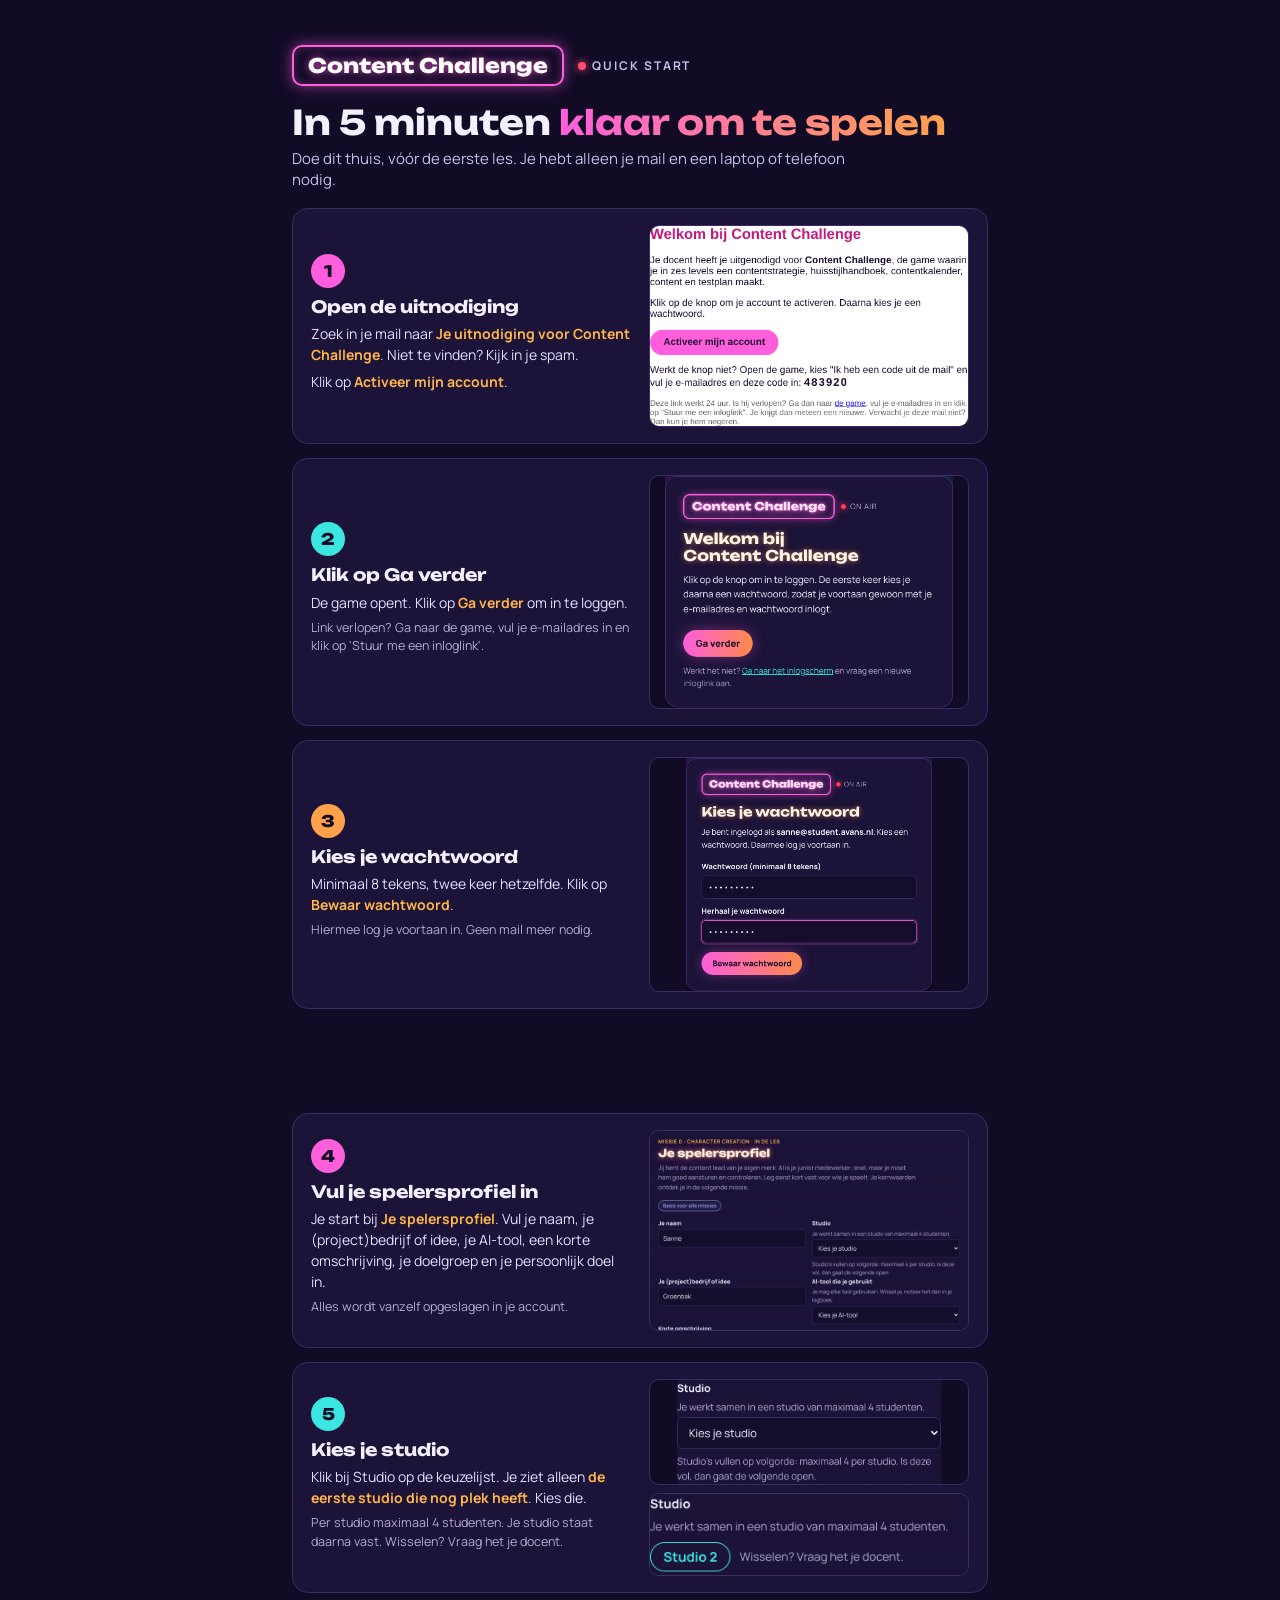
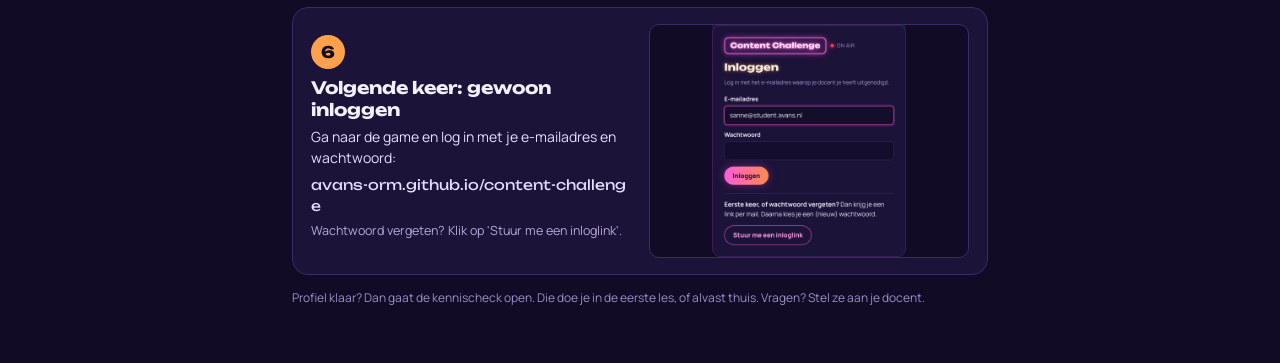
<file: quickstart.html>
<!doctype html>
<html lang="nl"><head><meta charset="utf-8"><meta name="viewport" content="width=device-width,initial-scale=1">
<meta name="robots" content="noindex, nofollow">
<title>Quick start · Content Challenge</title>
<link rel="stylesheet" href="https://fonts.googleapis.com/css2?family=Unbounded:wght@700;800&family=Manrope:wght@400;600;700&display=swap">
<style>
*{box-sizing:border-box}
html,body{margin:0;background:#120B26;color:#F5F0FF;font-family:Manrope,Arial,sans-serif;-webkit-print-color-adjust:exact;print-color-adjust:exact}
.pg{max-width:210mm;margin:0 auto;padding:12mm 13mm}
.top{display:flex;align-items:center;gap:14px;flex-wrap:wrap}
.logo{font-family:Unbounded,sans-serif;font-weight:800;font-size:20px;color:#fff;border:2px solid #FF5FDC;border-radius:10px;padding:6px 14px;box-shadow:0 0 14px rgba(255,95,220,.55),inset 0 0 10px rgba(255,95,220,.3);text-shadow:0 0 8px rgba(255,95,220,.8)}
.onair{font-size:12px;letter-spacing:.16em;font-weight:700;color:#C9BDEB}.onair i{display:inline-block;width:8px;height:8px;border-radius:50%;background:#FF4D6D;margin-right:6px;box-shadow:0 0 8px #FF4D6D}
h1{font-family:Unbounded,sans-serif;font-size:34px;line-height:1.1;margin:18px 0 6px}
h1 span{background:linear-gradient(90deg,#FF5FDC,#FFA14A);-webkit-background-clip:text;background-clip:text;color:transparent}
.lead{font-size:15px;color:#C9BDEB;margin:0 0 18px;max-width:150mm}
.step{display:grid;grid-template-columns:1fr 1fr;gap:18px;align-items:center;background:#1C1338;border:1px solid #3A2C66;border-radius:16px;padding:16px 18px;margin:0 0 14px;break-inside:avoid}
.nr{display:inline-flex;align-items:center;justify-content:center;width:34px;height:34px;border-radius:50%;font-family:Unbounded,sans-serif;font-weight:800;font-size:16px;color:#120B26;background:#FF5FDC;margin-bottom:8px}
.c1 .nr{background:#3CE6E0}.c2 .nr{background:#FFA14A}
h2{font-family:Unbounded,sans-serif;font-size:17px;line-height:1.25;margin:0 0 6px}
.step p{margin:0 0 6px;font-size:14px;line-height:1.5;color:#E6DEFF}
.tip{font-size:12.5px!important;color:#B4A8D9!important}
b.k{color:#FFB547}
.shot{width:100%;border-radius:10px;border:1px solid #3A2C66;display:block;max-height:62mm;object-fit:contain;object-position:center;background:#120B26}
.duo{display:grid;gap:8px}.duo img{max-height:28mm}
.url{font-family:Unbounded,sans-serif;font-size:13px;color:#3CE6E0;word-break:break-all}
.brk{break-before:page}
.foot{font-size:12px;color:#9C8FC7;margin-top:10px}
@media (max-width:640px){.step{grid-template-columns:1fr}.pg{padding:16px}h1{font-size:26px}}
@media print{@page{size:A4 portrait;margin:0}.pg{max-width:none;min-height:297mm}}
</style></head><body>
<div class="pg">
 <div class="top"><span class="logo">Content Challenge</span><span class="onair"><i></i>QUICK START</span></div>
 <h1>In 5 minuten <span>klaar om te spelen</span></h1>
 <p class="lead">Doe dit thuis, vóór de eerste les. Je hebt alleen je mail en een laptop of telefoon nodig.</p>

 <div class="step c0"><div><span class="nr">1</span><h2>Open de uitnodiging</h2>
  <p>Zoek in je mail naar <b class="k">Je uitnodiging voor Content Challenge</b>. Niet te vinden? Kijk in je spam.</p>
  <p>Klik op <b class="k">Activeer mijn account</b>.</p></div>
  <img class="shot" src="quickstart/1-mail.png" alt="De uitnodigingsmail met de knop Activeer mijn account"></div>

 <div class="step c1"><div><span class="nr">2</span><h2>Klik op Ga verder</h2>
  <p>De game opent. Klik op <b class="k">Ga verder</b> om in te loggen.</p>
  <p class="tip">Link verlopen? Ga naar de game, vul je e-mailadres in en klik op 'Stuur me een inloglink'.</p></div>
  <img class="shot" src="quickstart/2-welkom.png" alt="Welkomstscherm met de knop Ga verder"></div>

 <div class="step c2"><div><span class="nr">3</span><h2>Kies je wachtwoord</h2>
  <p>Minimaal 8 tekens, twee keer hetzelfde. Klik op <b class="k">Bewaar wachtwoord</b>.</p>
  <p class="tip">Hiermee log je voortaan in. Geen mail meer nodig.</p></div>
  <img class="shot" src="quickstart/3-wachtwoord.png" alt="Scherm Kies je wachtwoord"></div>
</div>

<div class="pg brk">
 <div class="step c0"><div><span class="nr">4</span><h2>Vul je spelersprofiel in</h2>
  <p>Je start bij <b class="k">Je spelersprofiel</b>. Vul je naam, je (project)bedrijf of idee, je AI-tool, een korte omschrijving, je doelgroep en je persoonlijk doel in.</p>
  <p class="tip">Alles wordt vanzelf opgeslagen in je account.</p></div>
  <img class="shot" src="quickstart/4-profiel.png" alt="Het spelersprofiel in de game"></div>

 <div class="step c1"><div><span class="nr">5</span><h2>Kies je studio</h2>
  <p>Klik bij Studio op de keuzelijst. Je ziet alleen <b class="k">de eerste studio die nog plek heeft</b>. Kies die.</p>
  <p class="tip">Per studio maximaal 4 studenten. Je studio staat daarna vast. Wisselen? Vraag het je docent.</p></div>
  <div class="duo"><img class="shot" src="quickstart/5a-studio.png" alt="Keuzelijst Kies je studio"><img class="shot" src="quickstart/5b-studio.png" alt="Gekozen: Studio 2"></div></div>

 <div class="step c2"><div><span class="nr">6</span><h2>Volgende keer: gewoon inloggen</h2>
  <p>Ga naar de game en log in met je e-mailadres en wachtwoord:</p>
  <p class="url">avans-orm.github.io/content-challenge</p>
  <p class="tip">Wachtwoord vergeten? Klik op 'Stuur me een inloglink'.</p></div>
  <img class="shot" src="quickstart/6-login.png" alt="Inlogscherm met e-mailadres en wachtwoord"></div>

 <p class="foot">Profiel klaar? Dan gaat de kennischeck open. Die doe je in de eerste les, of alvast thuis. Vragen? Stel ze aan je docent.</p>
</div>
</body></html>
</file>
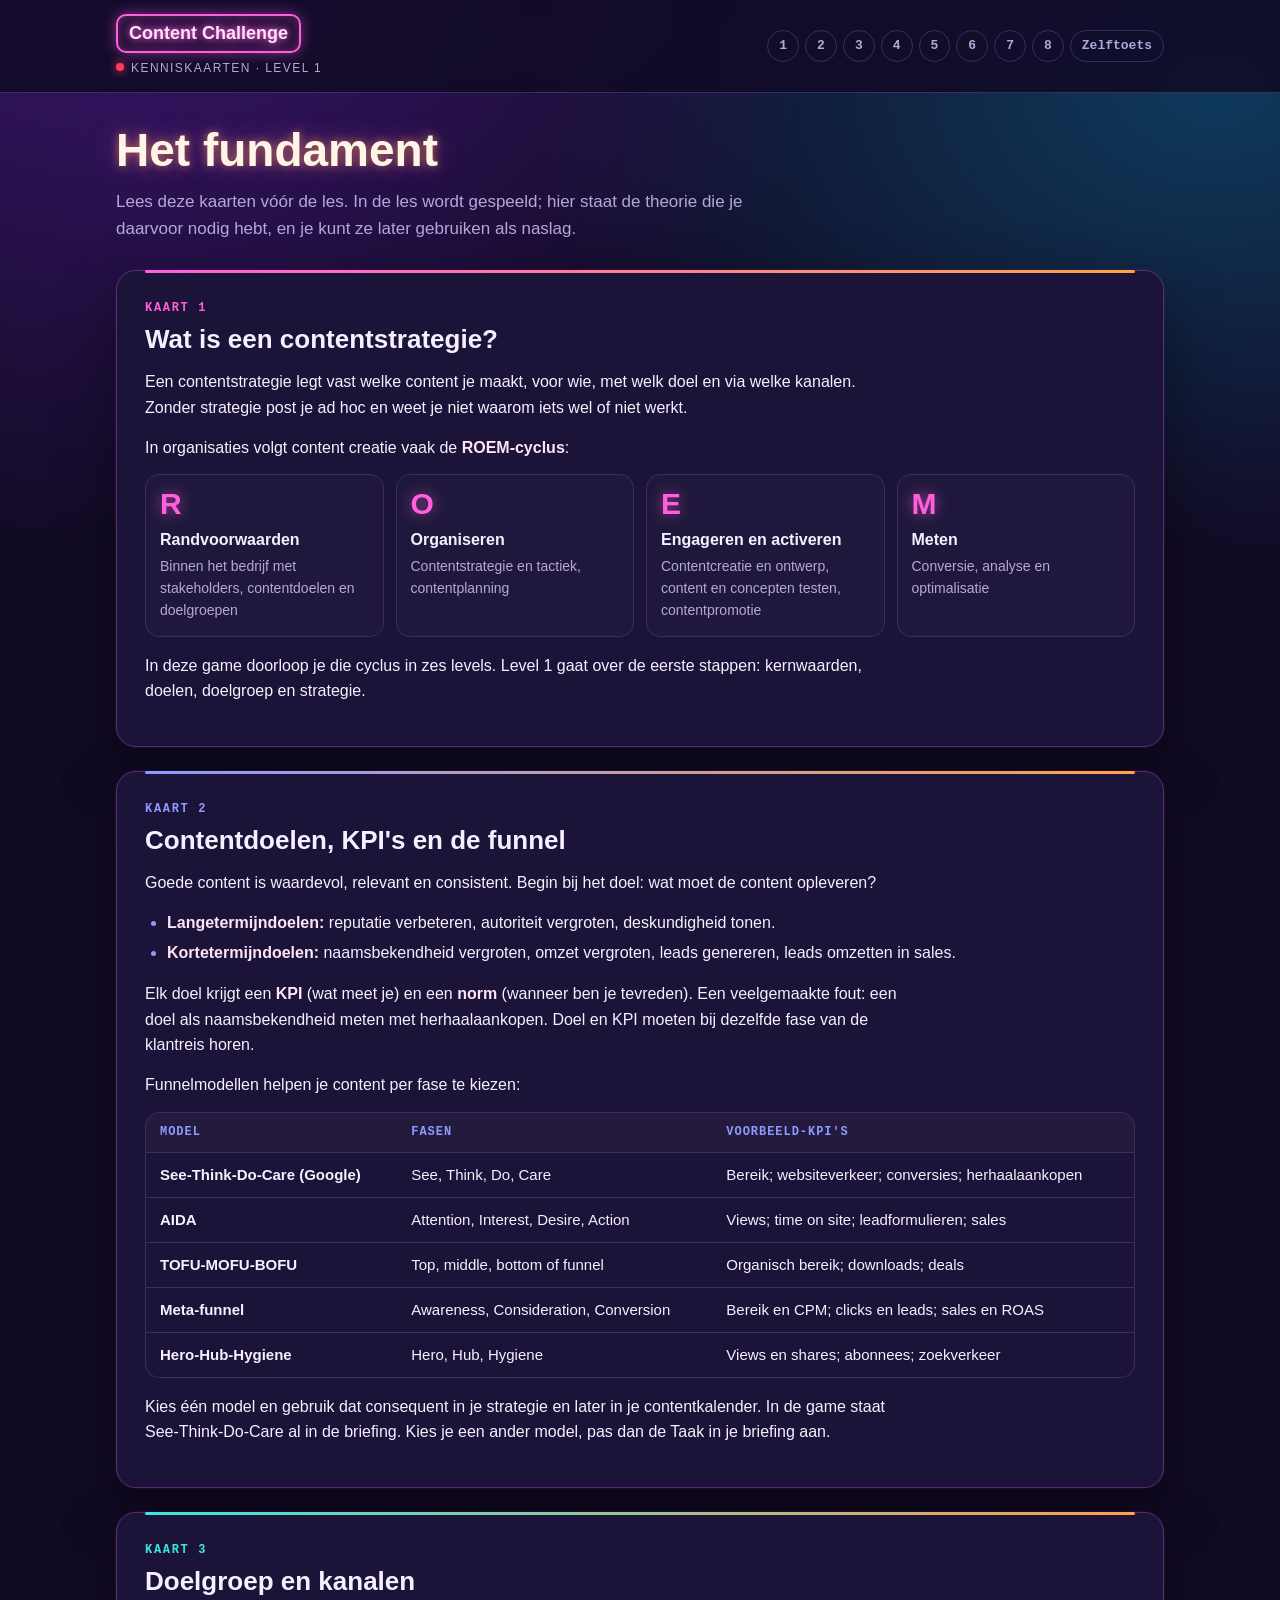
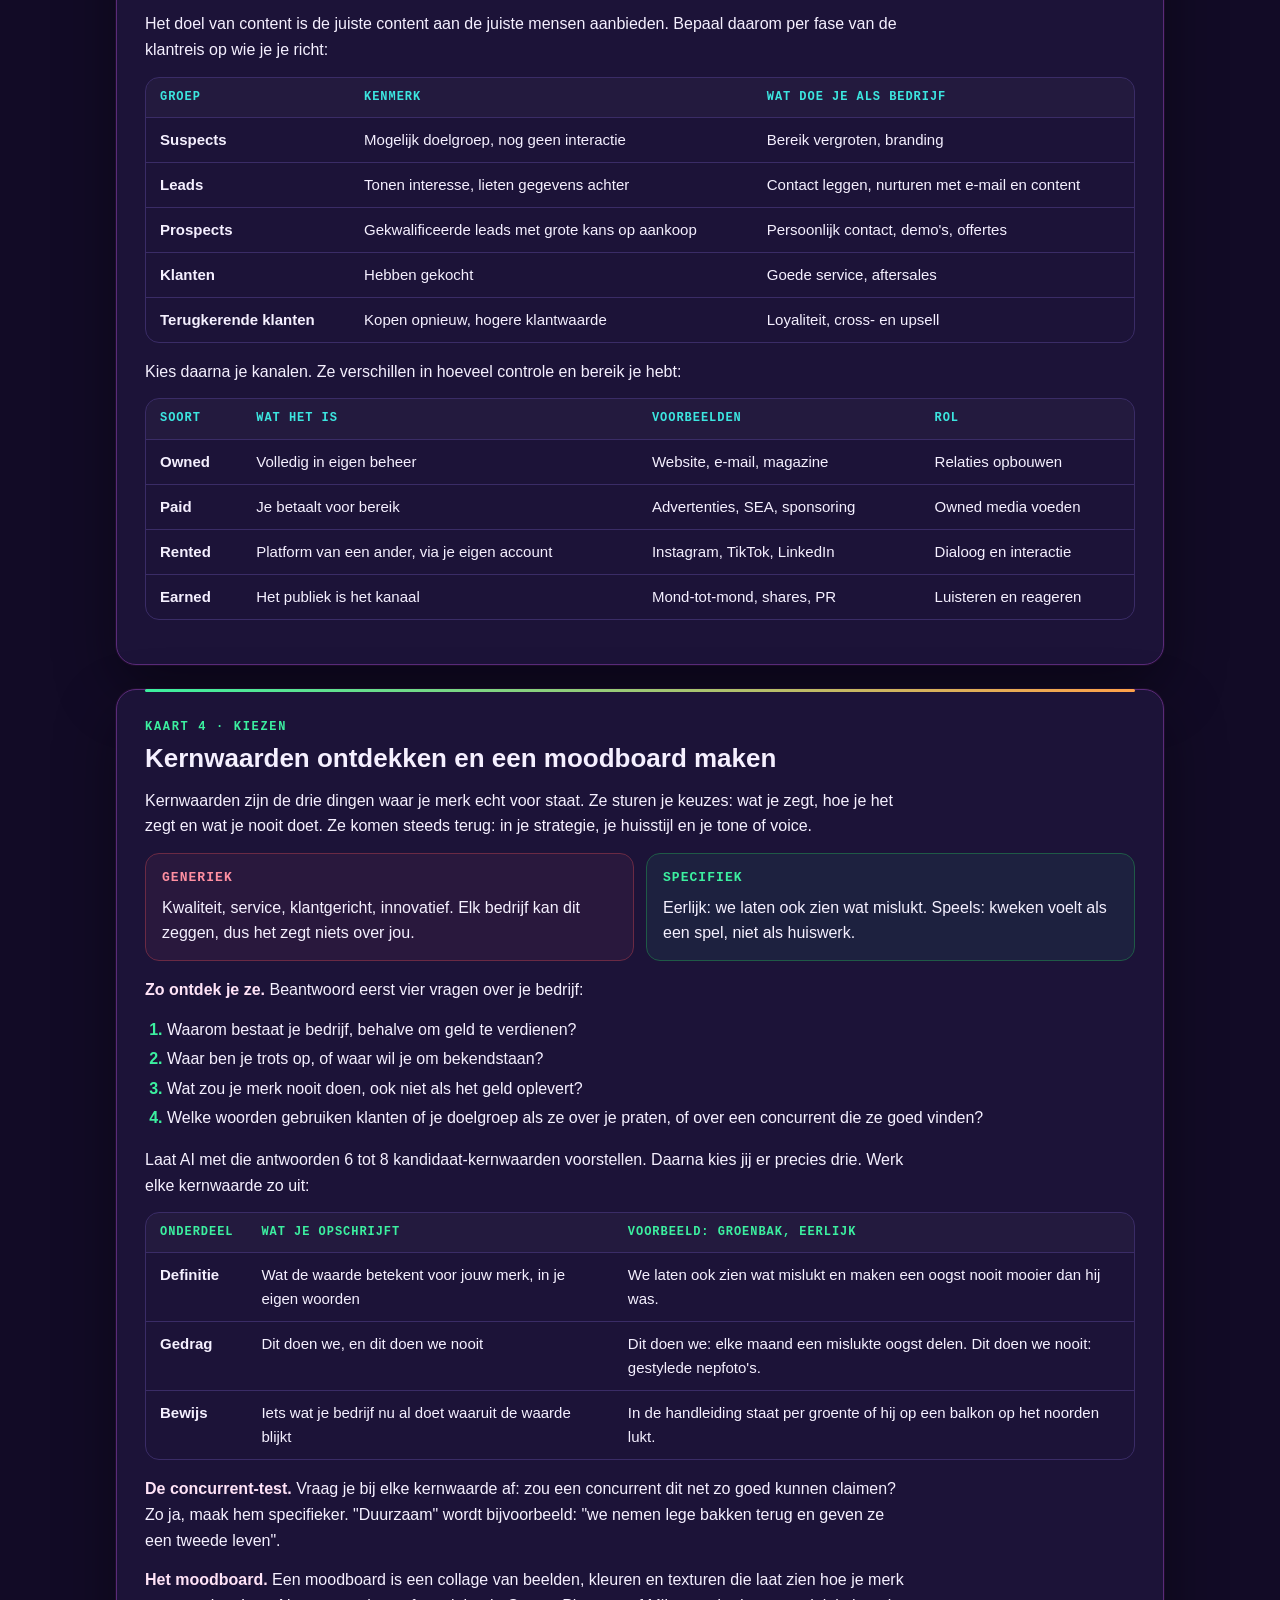
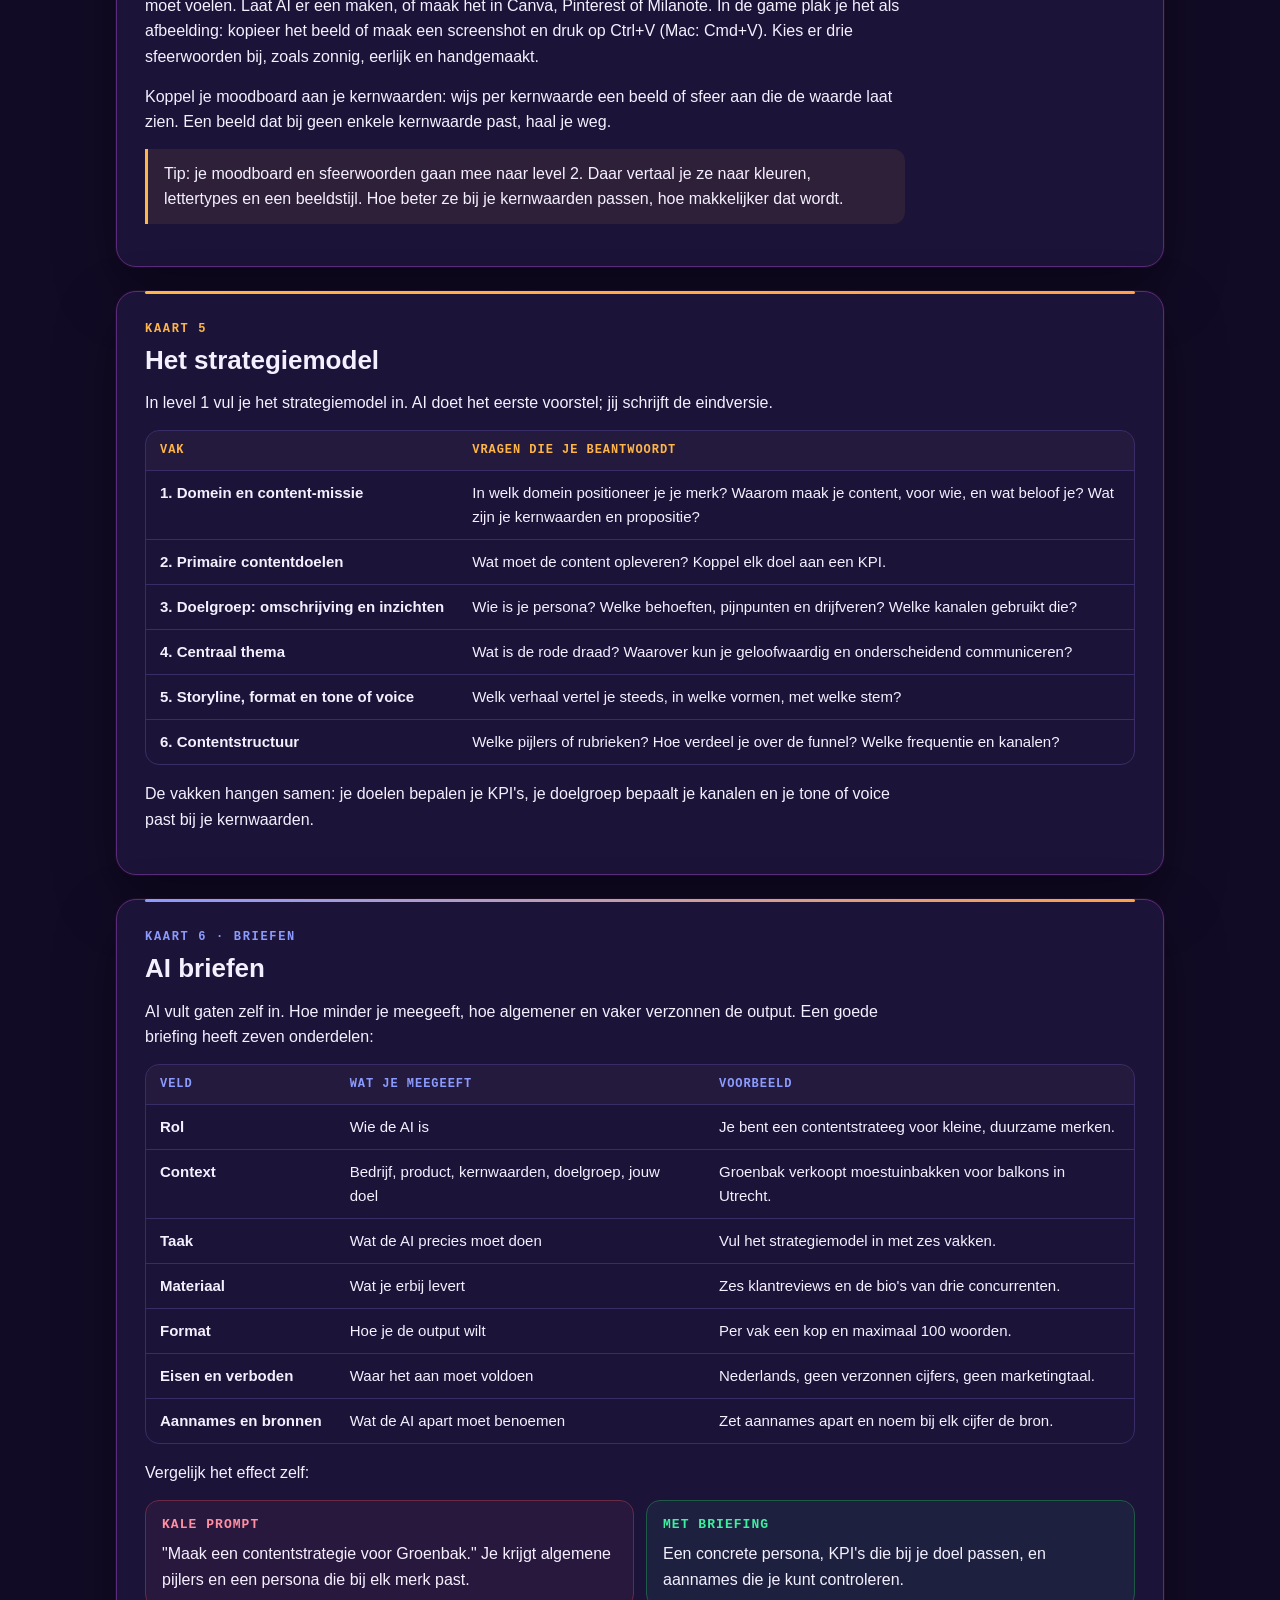
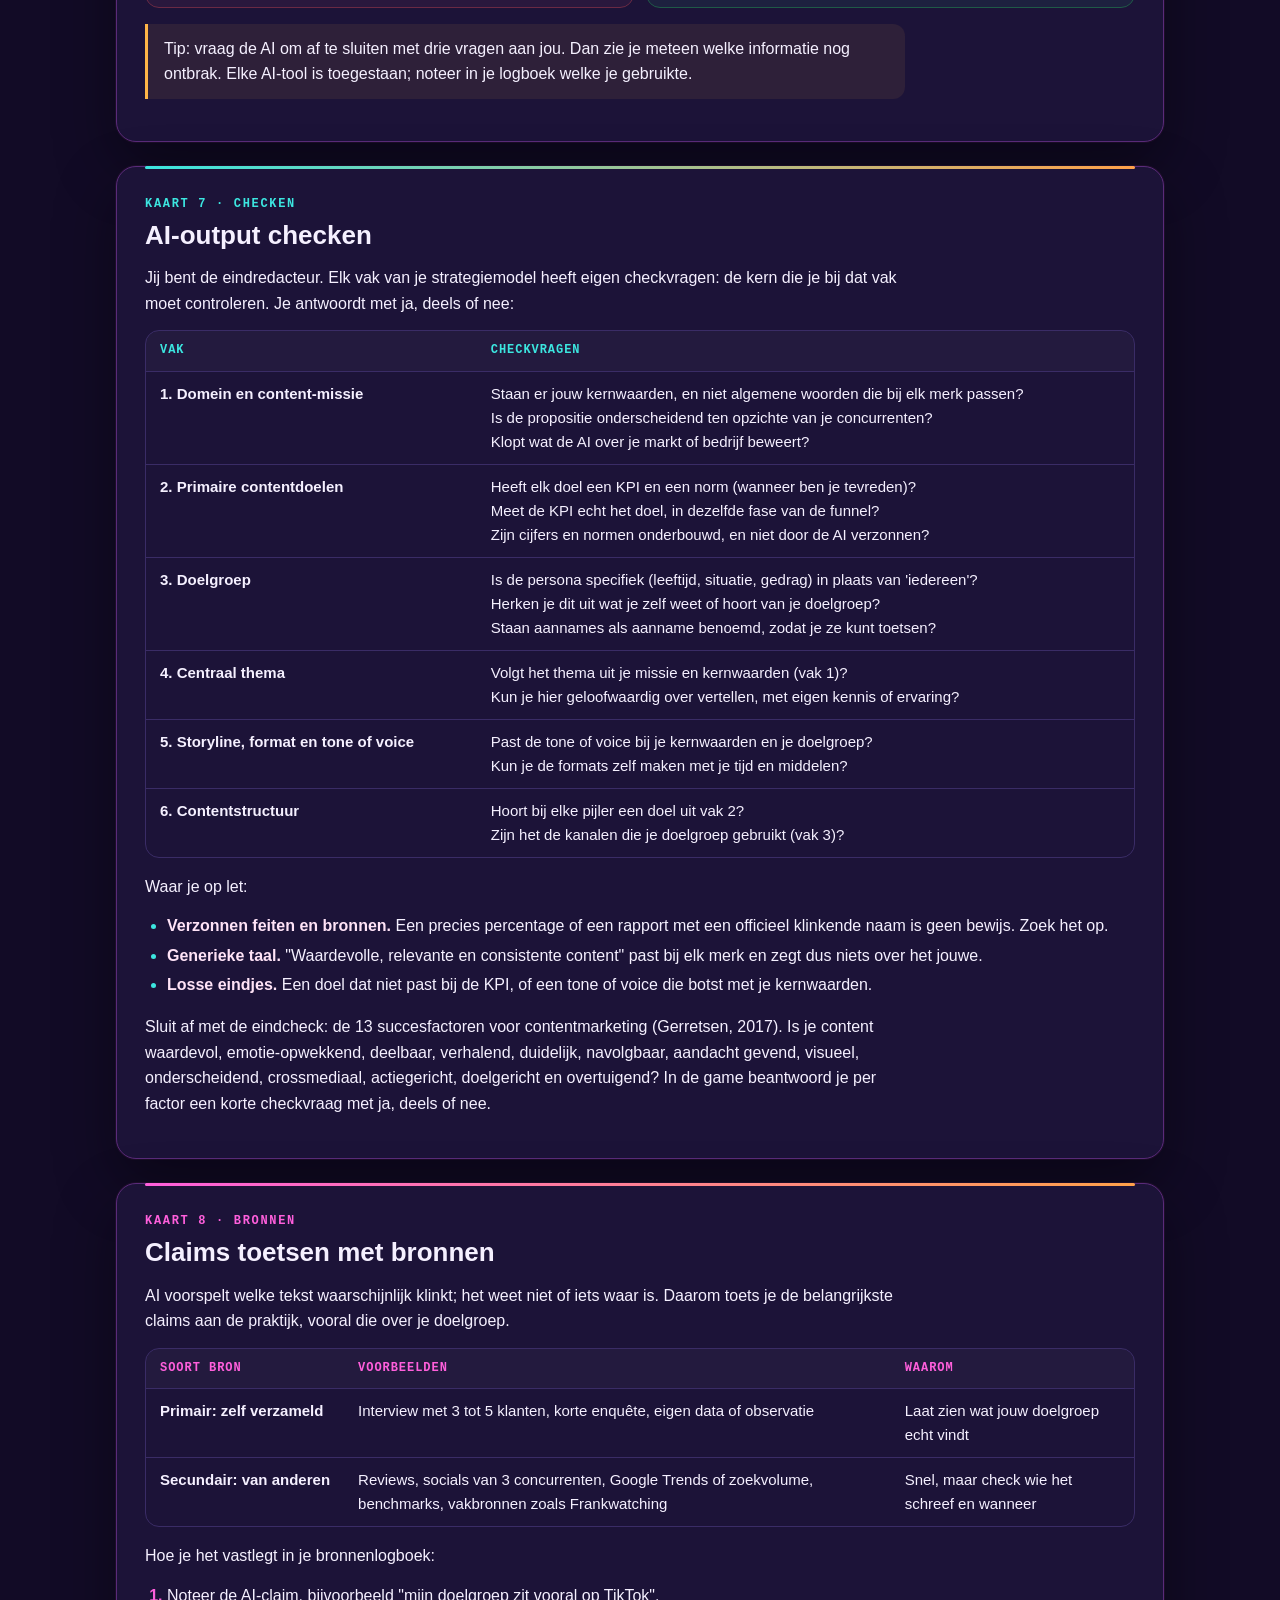
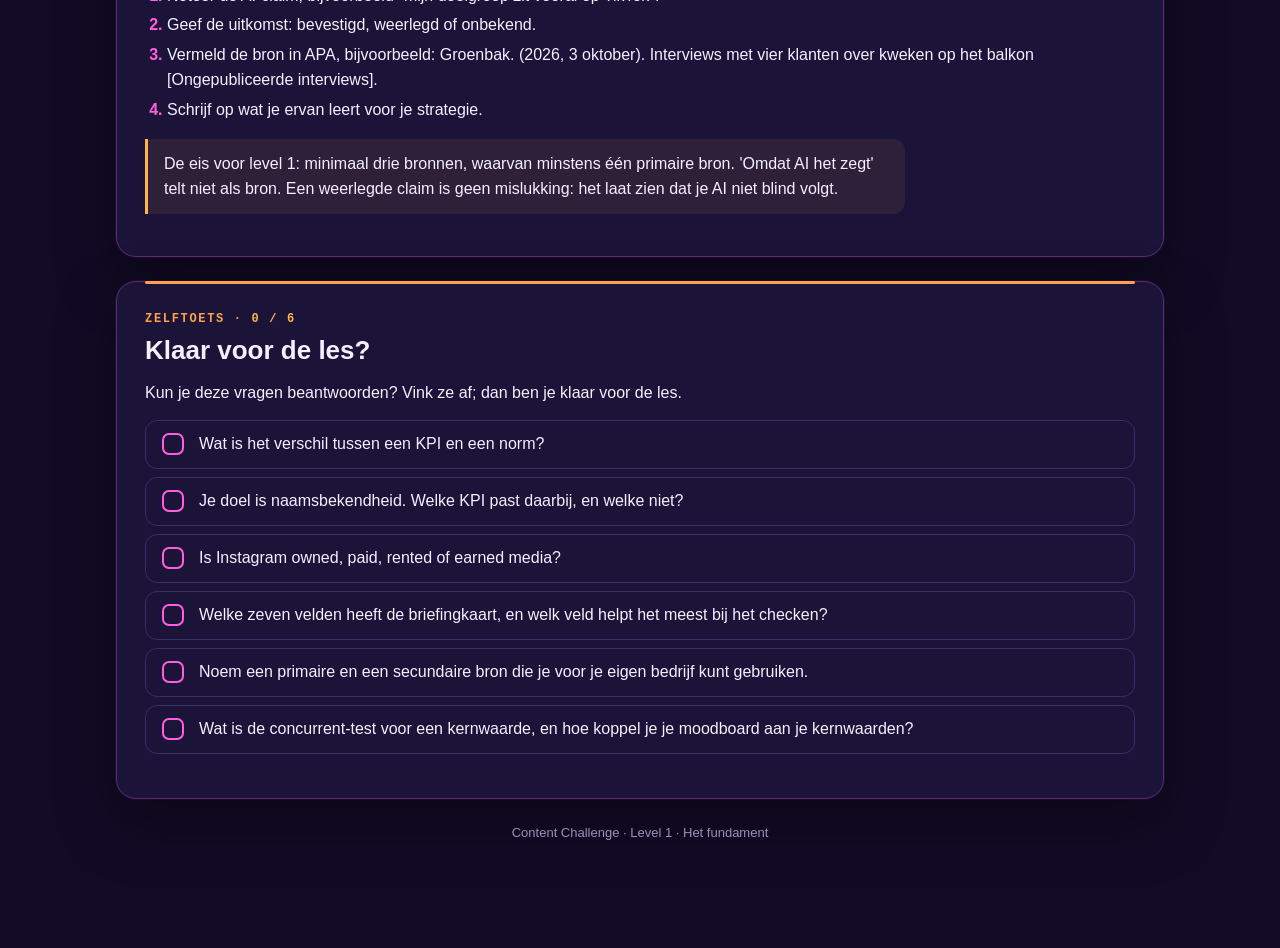
<file: kennis/l1.html>
<!doctype html>
<html lang="nl">
<head>
<meta charset="utf-8">
<meta name="robots" content="noindex, nofollow, noarchive, nosnippet, noimageindex">
<meta name="referrer" content="no-referrer">
<meta http-equiv="Content-Security-Policy" content="default-src 'self'; script-src 'unsafe-inline'; style-src 'self' 'unsafe-inline' https://fonts.googleapis.com; font-src https://fonts.gstatic.com data:; img-src 'self' data:; connect-src 'none'; object-src 'none'; base-uri 'none'; form-action 'none'">

<meta name="viewport" content="width=device-width,initial-scale=1">
<title>Content Challenge Kenniskaarten</title>
<link rel="preconnect" href="https://fonts.googleapis.com">
<link rel="preconnect" href="https://fonts.gstatic.com" crossorigin>
<link rel="stylesheet" href="https://fonts.googleapis.com/css2?family=Unbounded:wght@500;700;800&family=Manrope:wght@400;500;700;800&family=JetBrains+Mono:wght@500;700&display=swap">
<style>
/* Neon Live, dezelfde stijl als de game: altijd donker, magenta naar oranje, ON AIR-logo. */
:root,:root:not([data-theme="light"]),:root[data-theme="dark"],:root[data-theme="light"]{
 --paper:#120B26;--card:#1C1338;--ink:#F5F0FF;--muted:#B4A8D9;--line:#3A2C66;
 --pink:#FF5FDC;--orange:#FFA14A;--gold:#FFB547;--cyan:#3CE6E0;--violet:#8C9BFF;--green:#3CF0A0;
 --f-display:"Unbounded","Trebuchet MS",sans-serif;--f-body:"Manrope","Segoe UI",sans-serif;--f-mono:"JetBrains Mono",ui-monospace,monospace;color-scheme:dark}
*{box-sizing:border-box}
body{margin:0;font-family:var(--f-body);color:var(--ink);line-height:1.6;font-size:16px;
 background:radial-gradient(ellipse at 10% -10%,#3B1670 0,transparent 45%),radial-gradient(ellipse at 95% 10%,#0E3A5C 0,transparent 40%),var(--paper);background-attachment:fixed;min-height:100vh}
.top{position:sticky;top:0;z-index:5;background:rgba(18,11,38,.88);backdrop-filter:blur(10px);border-bottom:1px solid var(--line)}
.top-in{max-width:1080px;margin:0 auto;padding:14px 16px;display:flex;align-items:center;gap:16px;flex-wrap:wrap}
.logo b{display:inline-block;font-family:var(--f-display);font-weight:800;font-size:18px;color:#FFE3F7;text-shadow:0 0 6px var(--pink),0 0 18px var(--pink);border:2px solid var(--pink);border-radius:10px;padding:3px 11px;box-shadow:0 0 14px rgba(255,95,220,.45),inset 0 0 12px rgba(255,95,220,.35)}
.logo span{display:block;font-size:12px;letter-spacing:.12em;text-transform:uppercase;color:var(--muted);margin-top:6px}
.logo span::before{content:"";display:inline-block;width:8px;height:8px;border-radius:50%;background:#FF3B5C;margin-right:7px;box-shadow:0 0 10px #FF3B5C;vertical-align:1px}
@media (prefers-reduced-motion:no-preference){.logo span::before{animation:rec 1.6s ease-in-out infinite}@keyframes rec{50%{opacity:.25}}}
nav{display:flex;gap:6px;flex-wrap:wrap;margin-left:auto}
nav a{font-family:var(--f-mono);font-size:13px;font-weight:700;color:var(--muted);text-decoration:none;border:1px solid var(--line);border-radius:999px;padding:5px 11px}
nav a:hover,nav a:focus-visible{color:var(--ink);border-color:var(--pink);box-shadow:0 0 12px rgba(255,95,220,.3);outline:none}
main{max-width:1080px;margin:0 auto;padding:32px 16px 80px}
.hero h1{font-family:var(--f-display);font-weight:800;font-size:clamp(28px,5vw,46px);line-height:1.1;margin:0 0 12px;color:#FFF4E8;text-shadow:0 0 10px rgba(255,161,74,.6),0 0 28px rgba(255,95,220,.4)}
.hero p{color:var(--muted);max-width:640px;margin:0 0 28px;font-size:17px}
.card{position:relative;background:var(--card);border:1px solid #5A2B7A;border-radius:20px;padding:28px;margin:0 0 24px;box-shadow:0 0 0 1px rgba(255,95,220,.06),0 24px 60px rgba(0,0,0,.4);scroll-margin-top:110px}
.card::before{content:"";position:absolute;left:28px;right:28px;top:-1px;height:3px;border-radius:3px;background:linear-gradient(90deg,var(--c,var(--pink)),var(--orange))}
.eyebrow{font-family:var(--f-mono);font-size:12px;font-weight:700;letter-spacing:.14em;text-transform:uppercase;color:var(--c,var(--gold))}
.card h2{font-family:var(--f-display);font-weight:700;font-size:clamp(20px,3vw,26px);line-height:1.2;margin:6px 0 14px}
.card p{margin:0 0 14px;max-width:760px}
.card b{color:#FFE3F7}
ol,ul{margin:0 0 16px;padding-left:22px}
li{margin:4px 0}
li::marker{color:var(--c,var(--pink));font-weight:700}
.tbl{overflow-x:auto;margin:0 0 16px;border:1px solid var(--line);border-radius:14px}
table{border-collapse:collapse;width:100%;min-width:520px;font-size:15px}
th{font-family:var(--f-mono);font-size:12px;letter-spacing:.08em;text-transform:uppercase;text-align:left;color:var(--c,var(--gold));background:rgba(255,255,255,.03);padding:10px 14px}
td{padding:10px 14px;border-top:1px solid var(--line);vertical-align:top}
td:first-child{font-weight:700;white-space:nowrap}
.cycle{display:grid;grid-template-columns:repeat(4,minmax(0,1fr));gap:12px;margin:0 0 16px}
.cycle>div{border:1px solid var(--line);border-radius:14px;padding:14px;background:rgba(255,255,255,.02)}
.cycle .L{font-family:var(--f-display);font-weight:800;font-size:30px;line-height:1;color:var(--pink);text-shadow:0 0 14px rgba(255,95,220,.6)}
.cycle .t{font-weight:800;margin:8px 0 2px}
.cycle .d{font-size:14px;color:var(--muted)}
.duo{display:grid;grid-template-columns:1fr 1fr;gap:12px;margin:0 0 16px}
.duo div{border:1px solid var(--line);border-radius:14px;padding:14px 16px}
.duo .bad{border-color:#6A2A44;background:rgba(255,107,129,.06)}
.duo .good{border-color:#1F5A47;background:rgba(60,240,160,.06)}
.duo h3{font-family:var(--f-mono);font-size:13px;letter-spacing:.08em;text-transform:uppercase;margin:0 0 6px}
.duo .bad h3{color:#FF8FA1}.duo .good h3{color:var(--green)}
.tip{border-left:3px solid var(--gold);background:rgba(255,181,71,.08);border-radius:0 12px 12px 0;padding:12px 16px;margin:0 0 14px;max-width:760px}
.check{list-style:none;padding:0}
.check label{display:flex;gap:12px;align-items:flex-start;padding:10px 12px;border:1px solid var(--line);border-radius:12px;margin:0 0 8px;cursor:pointer}
.check input{appearance:none;flex:none;width:22px;height:22px;border:2px solid var(--pink);border-radius:7px;margin-top:2px;display:grid;place-content:center;cursor:pointer}
.check input:checked{background:linear-gradient(135deg,var(--pink),var(--orange));box-shadow:0 0 12px rgba(255,95,220,.5)}
.check input:checked::after{content:"✓";color:#1A0B2E;font-weight:800;font-size:14px}
.check input:focus-visible{outline:2px solid var(--cyan);outline-offset:2px}
.score{font-family:var(--f-mono);font-weight:700;color:var(--gold)}
footer{color:var(--muted);font-size:13px;text-align:center;padding-bottom:24px}
@media (max-width:520px){.cycle{grid-template-columns:1fr!important}}
@media (max-width:700px){.card{scroll-margin-top:190px}.cycle{grid-template-columns:repeat(2,minmax(0,1fr))}.duo{grid-template-columns:1fr}.card{padding:22px 18px}.card::before{left:18px;right:18px}nav{margin-left:0}}
</style>
</head>
<body>
<header class="top"><div class="top-in">
 <div class="logo"><b>Content Challenge</b><span>Kenniskaarten · Level 1</span></div>
 <nav aria-label="Kaarten">
  <a href="#k1">1</a><a href="#k2">2</a><a href="#k3">3</a><a href="#k4">4</a><a href="#k5">5</a><a href="#k6">6</a><a href="#k7">7</a><a href="#k8">8</a><a href="#toets">Zelftoets</a>
 </nav>
</div></header>
<main>
<section class="hero">
 <h1>Het fundament</h1>
 <p>Lees deze kaarten vóór de les. In de les wordt gespeeld; hier staat de theorie die je daarvoor nodig hebt, en je kunt ze later gebruiken als naslag.</p>
</section>

<article class="card" id="k1" style="--c:var(--pink)">
 <div class="eyebrow">Kaart 1</div>
 <h2>Wat is een contentstrategie?</h2>
 <p>Een contentstrategie legt vast welke content je maakt, voor wie, met welk doel en via welke kanalen. Zonder strategie post je ad hoc en weet je niet waarom iets wel of niet werkt.</p>
 <p>In organisaties volgt content creatie vaak de <b>ROEM-cyclus</b>:</p>
 <div class="cycle">
  <div><div class="L">R</div><div class="t">Randvoorwaarden</div><div class="d">Binnen het bedrijf met stakeholders, contentdoelen en doelgroepen</div></div>
  <div><div class="L">O</div><div class="t">Organiseren</div><div class="d">Contentstrategie en tactiek, contentplanning</div></div>
  <div><div class="L">E</div><div class="t">Engageren en activeren</div><div class="d">Contentcreatie en ontwerp, content en concepten testen, contentpromotie</div></div>
  <div><div class="L">M</div><div class="t">Meten</div><div class="d">Conversie, analyse en optimalisatie</div></div>
 </div>
 <p>In deze game doorloop je die cyclus in zes levels. Level 1 gaat over de eerste stappen: kernwaarden, doelen, doelgroep en strategie.</p>
</article>

<article class="card" id="k2" style="--c:var(--violet)">
 <div class="eyebrow">Kaart 2</div>
 <h2>Contentdoelen, KPI's en de funnel</h2>
 <p>Goede content is waardevol, relevant en consistent. Begin bij het doel: wat moet de content opleveren?</p>
 <ul>
  <li><b>Langetermijndoelen:</b> reputatie verbeteren, autoriteit vergroten, deskundigheid tonen.</li>
  <li><b>Kortetermijndoelen:</b> naamsbekendheid vergroten, omzet vergroten, leads genereren, leads omzetten in sales.</li>
 </ul>
 <p>Elk doel krijgt een <b>KPI</b> (wat meet je) en een <b>norm</b> (wanneer ben je tevreden). Een veelgemaakte fout: een doel als naamsbekendheid meten met herhaalaankopen. Doel en KPI moeten bij dezelfde fase van de klantreis horen.</p>
 <p>Funnelmodellen helpen je content per fase te kiezen:</p>
 <div class="tbl"><table>
  <tr><th>Model</th><th>Fasen</th><th>Voorbeeld-KPI's</th></tr>
  <tr><td>See-Think-Do-Care (Google)</td><td>See, Think, Do, Care</td><td>Bereik; websiteverkeer; conversies; herhaalaankopen</td></tr>
  <tr><td>AIDA</td><td>Attention, Interest, Desire, Action</td><td>Views; time on site; leadformulieren; sales</td></tr>
  <tr><td>TOFU-MOFU-BOFU</td><td>Top, middle, bottom of funnel</td><td>Organisch bereik; downloads; deals</td></tr>
  <tr><td>Meta-funnel</td><td>Awareness, Consideration, Conversion</td><td>Bereik en CPM; clicks en leads; sales en ROAS</td></tr>
  <tr><td>Hero-Hub-Hygiene</td><td>Hero, Hub, Hygiene</td><td>Views en shares; abonnees; zoekverkeer</td></tr>
 </table></div>
 <p>Kies één model en gebruik dat consequent in je strategie en later in je contentkalender. In de game staat See-Think-Do-Care al in de briefing. Kies je een ander model, pas dan de Taak in je briefing aan.</p>
</article>

<article class="card" id="k3" style="--c:var(--cyan)">
 <div class="eyebrow">Kaart 3</div>
 <h2>Doelgroep en kanalen</h2>
 <p>Het doel van content is de juiste content aan de juiste mensen aanbieden. Bepaal daarom per fase van de klantreis op wie je je richt:</p>
 <div class="tbl"><table>
  <tr><th>Groep</th><th>Kenmerk</th><th>Wat doe je als bedrijf</th></tr>
  <tr><td>Suspects</td><td>Mogelijk doelgroep, nog geen interactie</td><td>Bereik vergroten, branding</td></tr>
  <tr><td>Leads</td><td>Tonen interesse, lieten gegevens achter</td><td>Contact leggen, nurturen met e-mail en content</td></tr>
  <tr><td>Prospects</td><td>Gekwalificeerde leads met grote kans op aankoop</td><td>Persoonlijk contact, demo's, offertes</td></tr>
  <tr><td>Klanten</td><td>Hebben gekocht</td><td>Goede service, aftersales</td></tr>
  <tr><td>Terugkerende klanten</td><td>Kopen opnieuw, hogere klantwaarde</td><td>Loyaliteit, cross- en upsell</td></tr>
 </table></div>
 <p>Kies daarna je kanalen. Ze verschillen in hoeveel controle en bereik je hebt:</p>
 <div class="tbl"><table>
  <tr><th>Soort</th><th>Wat het is</th><th>Voorbeelden</th><th>Rol</th></tr>
  <tr><td>Owned</td><td>Volledig in eigen beheer</td><td>Website, e-mail, magazine</td><td>Relaties opbouwen</td></tr>
  <tr><td>Paid</td><td>Je betaalt voor bereik</td><td>Advertenties, SEA, sponsoring</td><td>Owned media voeden</td></tr>
  <tr><td>Rented</td><td>Platform van een ander, via je eigen account</td><td>Instagram, TikTok, LinkedIn</td><td>Dialoog en interactie</td></tr>
  <tr><td>Earned</td><td>Het publiek is het kanaal</td><td>Mond-tot-mond, shares, PR</td><td>Luisteren en reageren</td></tr>
 </table></div>
</article>

<article class="card" id="k4" style="--c:var(--green)">
 <div class="eyebrow">Kaart 4 · Kiezen</div>
 <h2>Kernwaarden ontdekken en een moodboard maken</h2>
 <p>Kernwaarden zijn de drie dingen waar je merk echt voor staat. Ze sturen je keuzes: wat je zegt, hoe je het zegt en wat je nooit doet. Ze komen steeds terug: in je strategie, je huisstijl en je tone of voice.</p>
 <div class="duo">
  <div class="bad"><h3>Generiek</h3>Kwaliteit, service, klantgericht, innovatief. Elk bedrijf kan dit zeggen, dus het zegt niets over jou.</div>
  <div class="good"><h3>Specifiek</h3>Eerlijk: we laten ook zien wat mislukt. Speels: kweken voelt als een spel, niet als huiswerk.</div>
 </div>
 <p><b>Zo ontdek je ze.</b> Beantwoord eerst vier vragen over je bedrijf:</p>
 <ol>
  <li>Waarom bestaat je bedrijf, behalve om geld te verdienen?</li>
  <li>Waar ben je trots op, of waar wil je om bekendstaan?</li>
  <li>Wat zou je merk nooit doen, ook niet als het geld oplevert?</li>
  <li>Welke woorden gebruiken klanten of je doelgroep als ze over je praten, of over een concurrent die ze goed vinden?</li>
 </ol>
 <p>Laat AI met die antwoorden 6 tot 8 kandidaat-kernwaarden voorstellen. Daarna kies jij er precies drie. Werk elke kernwaarde zo uit:</p>
 <div class="tbl"><table>
  <tr><th>Onderdeel</th><th>Wat je opschrijft</th><th>Voorbeeld: Groenbak, eerlijk</th></tr>
  <tr><td>Definitie</td><td>Wat de waarde betekent voor jouw merk, in je eigen woorden</td><td>We laten ook zien wat mislukt en maken een oogst nooit mooier dan hij was.</td></tr>
  <tr><td>Gedrag</td><td>Dit doen we, en dit doen we nooit</td><td>Dit doen we: elke maand een mislukte oogst delen. Dit doen we nooit: gestylede nepfoto's.</td></tr>
  <tr><td>Bewijs</td><td>Iets wat je bedrijf nu al doet waaruit de waarde blijkt</td><td>In de handleiding staat per groente of hij op een balkon op het noorden lukt.</td></tr>
 </table></div>
 <p><b>De concurrent-test.</b> Vraag je bij elke kernwaarde af: zou een concurrent dit net zo goed kunnen claimen? Zo ja, maak hem specifieker. "Duurzaam" wordt bijvoorbeeld: "we nemen lege bakken terug en geven ze een tweede leven".</p>
 <p><b>Het moodboard.</b> Een moodboard is een collage van beelden, kleuren en texturen die laat zien hoe je merk moet voelen. Laat AI er een maken, of maak het in Canva, Pinterest of Milanote. In de game plak je het als afbeelding: kopieer het beeld of maak een screenshot en druk op Ctrl+V (Mac: Cmd+V). Kies er drie sfeerwoorden bij, zoals zonnig, eerlijk en handgemaakt.</p>
 <p>Koppel je moodboard aan je kernwaarden: wijs per kernwaarde een beeld of sfeer aan die de waarde laat zien. Een beeld dat bij geen enkele kernwaarde past, haal je weg.</p>
 <p class="tip">Tip: je moodboard en sfeerwoorden gaan mee naar level 2. Daar vertaal je ze naar kleuren, lettertypes en een beeldstijl. Hoe beter ze bij je kernwaarden passen, hoe makkelijker dat wordt.</p>
</article>

<article class="card" id="k5" style="--c:var(--gold)">
 <div class="eyebrow">Kaart 5</div>
 <h2>Het strategiemodel</h2>
 <p>In level 1 vul je het strategiemodel in. AI doet het eerste voorstel; jij schrijft de eindversie.</p>
 <div class="tbl"><table>
  <tr><th>Vak</th><th>Vragen die je beantwoordt</th></tr>
  <tr><td>1. Domein en content-missie</td><td>In welk domein positioneer je je merk? Waarom maak je content, voor wie, en wat beloof je? Wat zijn je kernwaarden en propositie?</td></tr>
  <tr><td>2. Primaire contentdoelen</td><td>Wat moet de content opleveren? Koppel elk doel aan een KPI.</td></tr>
  <tr><td>3. Doelgroep: omschrijving en inzichten</td><td>Wie is je persona? Welke behoeften, pijnpunten en drijfveren? Welke kanalen gebruikt die?</td></tr>
  <tr><td>4. Centraal thema</td><td>Wat is de rode draad? Waarover kun je geloofwaardig en onderscheidend communiceren?</td></tr>
  <tr><td>5. Storyline, format en tone of voice</td><td>Welk verhaal vertel je steeds, in welke vormen, met welke stem?</td></tr>
  <tr><td>6. Contentstructuur</td><td>Welke pijlers of rubrieken? Hoe verdeel je over de funnel? Welke frequentie en kanalen?</td></tr>
 </table></div>
 <p>De vakken hangen samen: je doelen bepalen je KPI's, je doelgroep bepaalt je kanalen en je tone of voice past bij je kernwaarden.</p>
</article>

<article class="card" id="k6" style="--c:var(--violet)">
 <div class="eyebrow">Kaart 6 · Briefen</div>
 <h2>AI briefen</h2>
 <p>AI vult gaten zelf in. Hoe minder je meegeeft, hoe algemener en vaker verzonnen de output. Een goede briefing heeft zeven onderdelen:</p>
 <div class="tbl"><table>
  <tr><th>Veld</th><th>Wat je meegeeft</th><th>Voorbeeld</th></tr>
  <tr><td>Rol</td><td>Wie de AI is</td><td>Je bent een contentstrateeg voor kleine, duurzame merken.</td></tr>
  <tr><td>Context</td><td>Bedrijf, product, kernwaarden, doelgroep, jouw doel</td><td>Groenbak verkoopt moestuinbakken voor balkons in Utrecht.</td></tr>
  <tr><td>Taak</td><td>Wat de AI precies moet doen</td><td>Vul het strategiemodel in met zes vakken.</td></tr>
  <tr><td>Materiaal</td><td>Wat je erbij levert</td><td>Zes klantreviews en de bio's van drie concurrenten.</td></tr>
  <tr><td>Format</td><td>Hoe je de output wilt</td><td>Per vak een kop en maximaal 100 woorden.</td></tr>
  <tr><td>Eisen en verboden</td><td>Waar het aan moet voldoen</td><td>Nederlands, geen verzonnen cijfers, geen marketingtaal.</td></tr>
  <tr><td>Aannames en bronnen</td><td>Wat de AI apart moet benoemen</td><td>Zet aannames apart en noem bij elk cijfer de bron.</td></tr>
 </table></div>
 <p>Vergelijk het effect zelf:</p>
 <div class="duo">
  <div class="bad"><h3>Kale prompt</h3>"Maak een contentstrategie voor Groenbak." Je krijgt algemene pijlers en een persona die bij elk merk past.</div>
  <div class="good"><h3>Met briefing</h3>Een concrete persona, KPI's die bij je doel passen, en aannames die je kunt controleren.</div>
 </div>
 <p class="tip">Tip: vraag de AI om af te sluiten met drie vragen aan jou. Dan zie je meteen welke informatie nog ontbrak. Elke AI-tool is toegestaan; noteer in je logboek welke je gebruikte.</p>
</article>

<article class="card" id="k7" style="--c:var(--cyan)">
 <div class="eyebrow">Kaart 7 · Checken</div>
 <h2>AI-output checken</h2>
 <p>Jij bent de eindredacteur. Elk vak van je strategiemodel heeft eigen checkvragen: de kern die je bij dat vak moet controleren. Je antwoordt met ja, deels of nee:</p>
 <div class="tbl"><table>
  <tr><th>Vak</th><th>Checkvragen</th></tr>
  <tr><td>1. Domein en content-missie</td><td>Staan er jouw kernwaarden, en niet algemene woorden die bij elk merk passen?<br>Is de propositie onderscheidend ten opzichte van je concurrenten?<br>Klopt wat de AI over je markt of bedrijf beweert?</td></tr>
  <tr><td>2. Primaire contentdoelen</td><td>Heeft elk doel een KPI en een norm (wanneer ben je tevreden)?<br>Meet de KPI echt het doel, in dezelfde fase van de funnel?<br>Zijn cijfers en normen onderbouwd, en niet door de AI verzonnen?</td></tr>
  <tr><td>3. Doelgroep</td><td>Is de persona specifiek (leeftijd, situatie, gedrag) in plaats van 'iedereen'?<br>Herken je dit uit wat je zelf weet of hoort van je doelgroep?<br>Staan aannames als aanname benoemd, zodat je ze kunt toetsen?</td></tr>
  <tr><td>4. Centraal thema</td><td>Volgt het thema uit je missie en kernwaarden (vak 1)?<br>Kun je hier geloofwaardig over vertellen, met eigen kennis of ervaring?</td></tr>
  <tr><td>5. Storyline, format en tone of voice</td><td>Past de tone of voice bij je kernwaarden en je doelgroep?<br>Kun je de formats zelf maken met je tijd en middelen?</td></tr>
  <tr><td>6. Contentstructuur</td><td>Hoort bij elke pijler een doel uit vak 2?<br>Zijn het de kanalen die je doelgroep gebruikt (vak 3)?</td></tr>
 </table></div>
 <p>Waar je op let:</p>
 <ul>
  <li><b>Verzonnen feiten en bronnen.</b> Een precies percentage of een rapport met een officieel klinkende naam is geen bewijs. Zoek het op.</li>
  <li><b>Generieke taal.</b> "Waardevolle, relevante en consistente content" past bij elk merk en zegt dus niets over het jouwe.</li>
  <li><b>Losse eindjes.</b> Een doel dat niet past bij de KPI, of een tone of voice die botst met je kernwaarden.</li>
 </ul>
 <p>Sluit af met de eindcheck: de 13 succesfactoren voor contentmarketing (Gerretsen, 2017). Is je content waardevol, emotie-opwekkend, deelbaar, verhalend, duidelijk, navolgbaar, aandacht gevend, visueel, onderscheidend, crossmediaal, actiegericht, doelgericht en overtuigend? In de game beantwoord je per factor een korte checkvraag met ja, deels of nee.</p>
</article>

<article class="card" id="k8" style="--c:var(--pink)">
 <div class="eyebrow">Kaart 8 · Bronnen</div>
 <h2>Claims toetsen met bronnen</h2>
 <p>AI voorspelt welke tekst waarschijnlijk klinkt; het weet niet of iets waar is. Daarom toets je de belangrijkste claims aan de praktijk, vooral die over je doelgroep.</p>
 <div class="tbl"><table>
  <tr><th>Soort bron</th><th>Voorbeelden</th><th>Waarom</th></tr>
  <tr><td>Primair: zelf verzameld</td><td>Interview met 3 tot 5 klanten, korte enquête, eigen data of observatie</td><td>Laat zien wat jouw doelgroep echt vindt</td></tr>
  <tr><td>Secundair: van anderen</td><td>Reviews, socials van 3 concurrenten, Google Trends of zoekvolume, benchmarks, vakbronnen zoals Frankwatching</td><td>Snel, maar check wie het schreef en wanneer</td></tr>
 </table></div>
 <p>Hoe je het vastlegt in je bronnenlogboek:</p>
 <ol>
  <li>Noteer de AI-claim, bijvoorbeeld "mijn doelgroep zit vooral op TikTok".</li>
  <li>Geef de uitkomst: bevestigd, weerlegd of onbekend.</li>
  <li>Vermeld de bron in APA, bijvoorbeeld: Groenbak. (2026, 3 oktober). Interviews met vier klanten over kweken op het balkon [Ongepubliceerde interviews].</li>
  <li>Schrijf op wat je ervan leert voor je strategie.</li>
 </ol>
 <p class="tip">De eis voor level 1: minimaal drie bronnen, waarvan minstens één primaire bron. 'Omdat AI het zegt' telt niet als bron. Een weerlegde claim is geen mislukking: het laat zien dat je AI niet blind volgt.</p>
</article>

<article class="card" id="toets" style="--c:var(--orange)">
 <div class="eyebrow">Zelftoets · <span class="score" id="score">0 / 6</span></div>
 <h2>Klaar voor de les?</h2>
 <p>Kun je deze vragen beantwoorden? Vink ze af; dan ben je klaar voor de les.</p>
 <ul class="check" id="checks">
  <li><label><input type="checkbox">Wat is het verschil tussen een KPI en een norm?</label></li>
  <li><label><input type="checkbox">Je doel is naamsbekendheid. Welke KPI past daarbij, en welke niet?</label></li>
  <li><label><input type="checkbox">Is Instagram owned, paid, rented of earned media?</label></li>
  <li><label><input type="checkbox">Welke zeven velden heeft de briefingkaart, en welk veld helpt het meest bij het checken?</label></li>
  <li><label><input type="checkbox">Noem een primaire en een secundaire bron die je voor je eigen bedrijf kunt gebruiken.</label></li>
  <li><label><input type="checkbox">Wat is de concurrent-test voor een kernwaarde, en hoe koppel je je moodboard aan je kernwaarden?</label></li>
 </ul>
</article>
<footer>Content Challenge · Level 1 · Het fundament</footer>
</main>
<script>
(function(){
 var KEY='cc-kaarten-l1', boxes=[].slice.call(document.querySelectorAll('#checks input')), st=[];
 try{st=JSON.parse(localStorage.getItem(KEY)||'[]')}catch(e){}
 function upd(){var n=boxes.filter(function(b){return b.checked}).length;document.getElementById('score').textContent=n+' / '+boxes.length;
  try{localStorage.setItem(KEY,JSON.stringify(boxes.map(function(b){return b.checked})))}catch(e){}}
 boxes.forEach(function(b,i){b.checked=!!st[i];b.addEventListener('change',upd)});upd();
})();
</script>
</body>
</html>
</file>
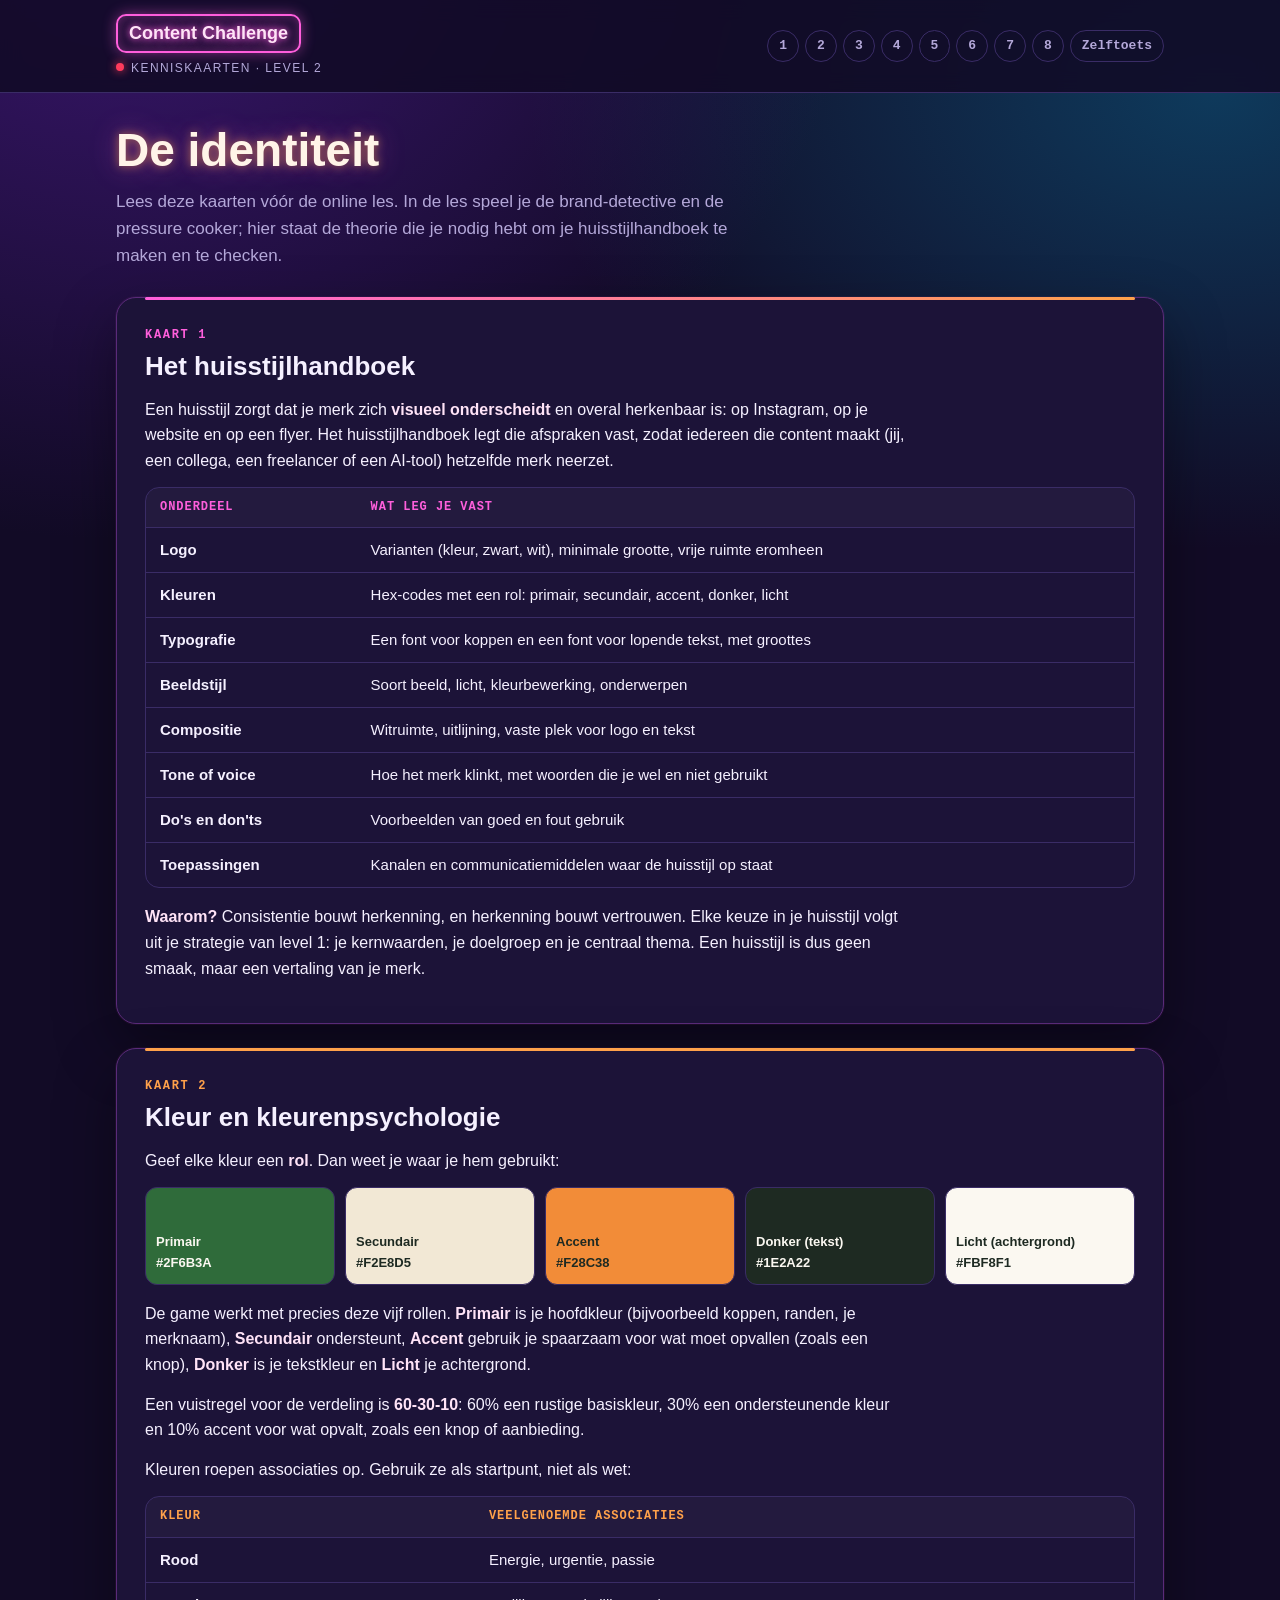
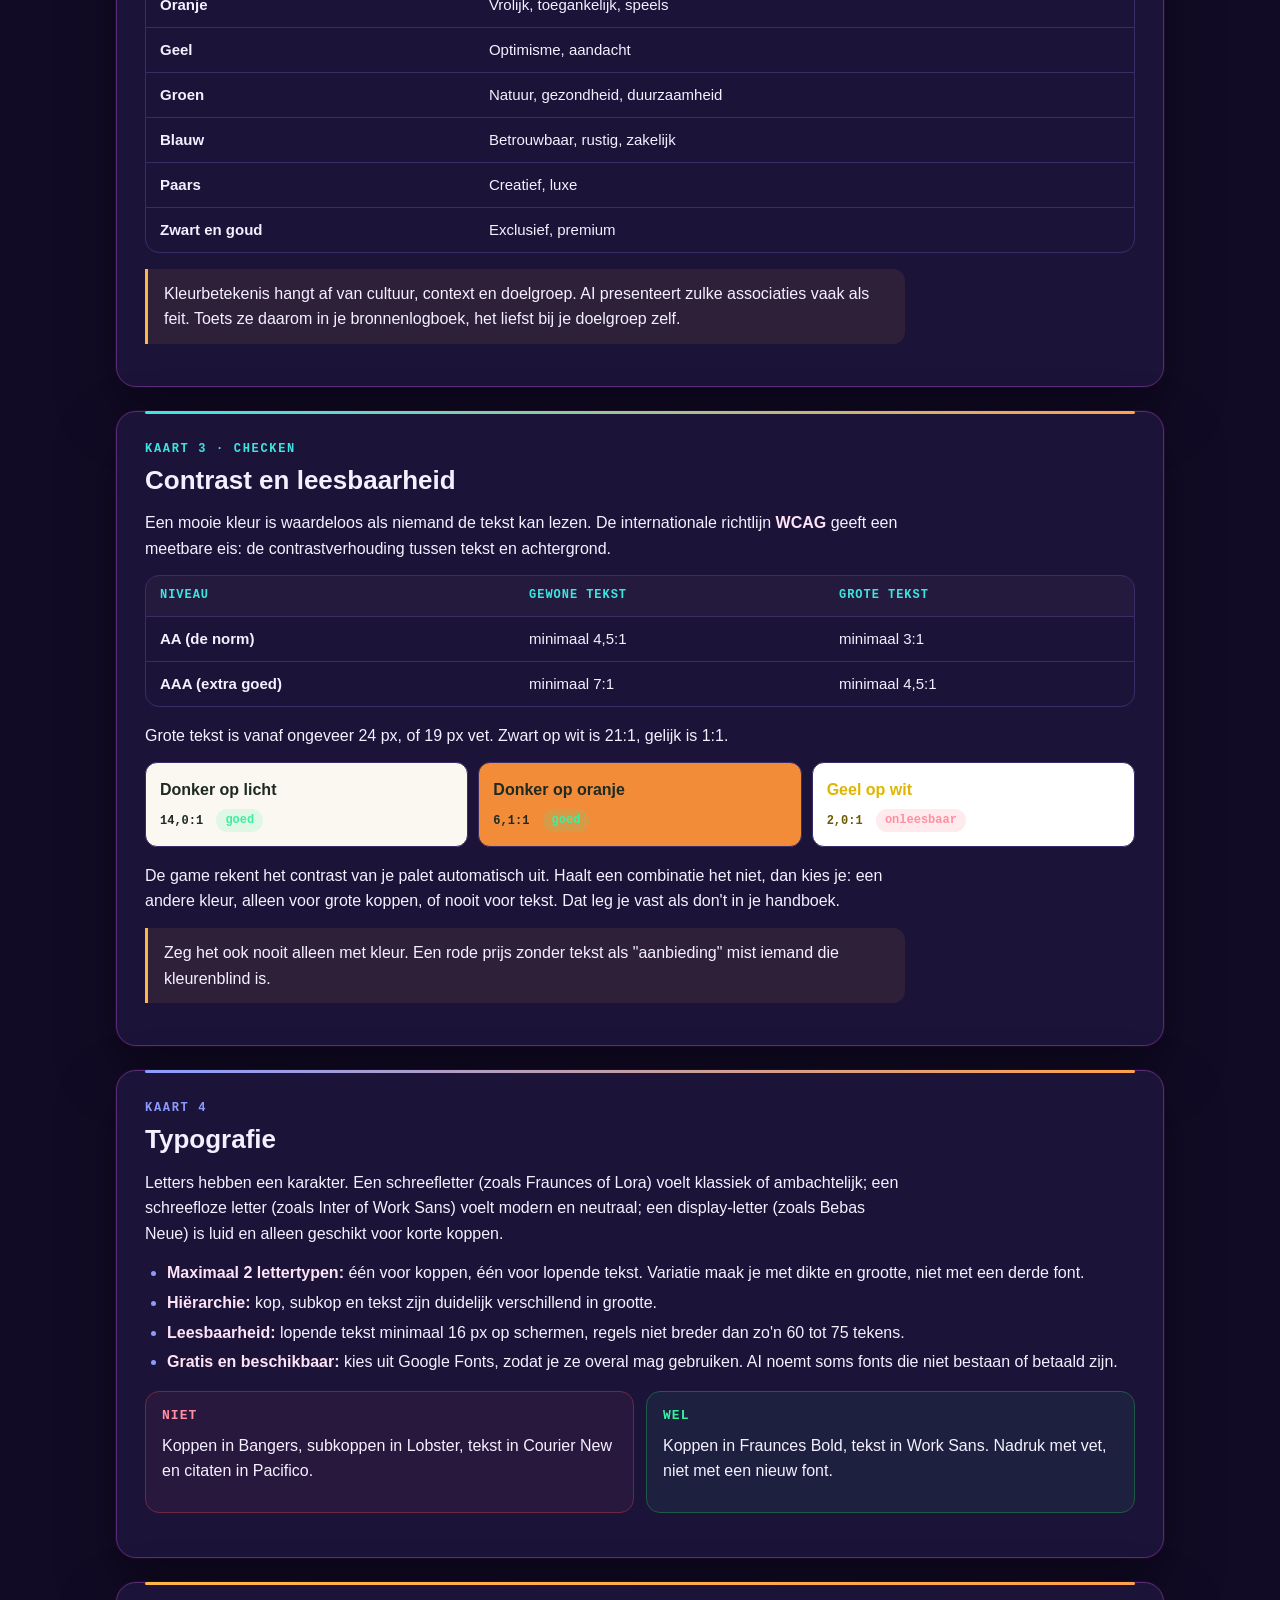
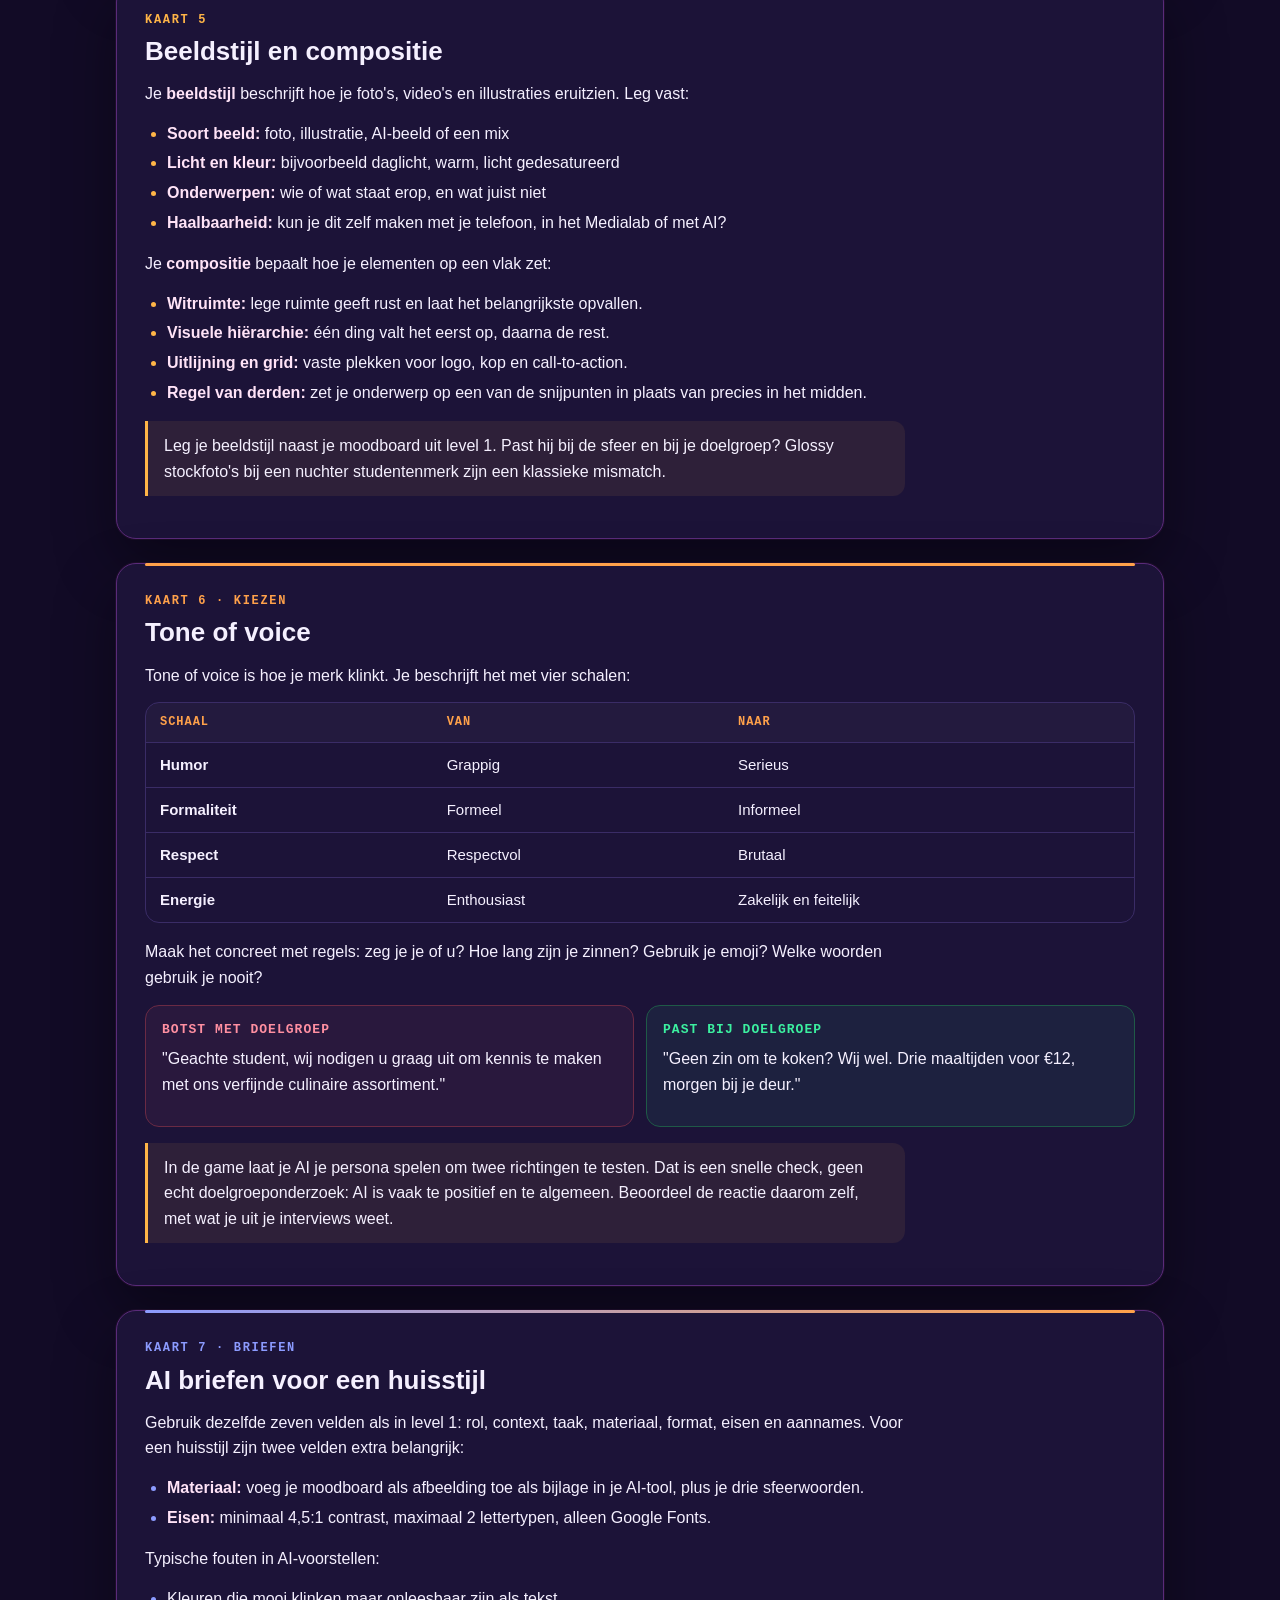
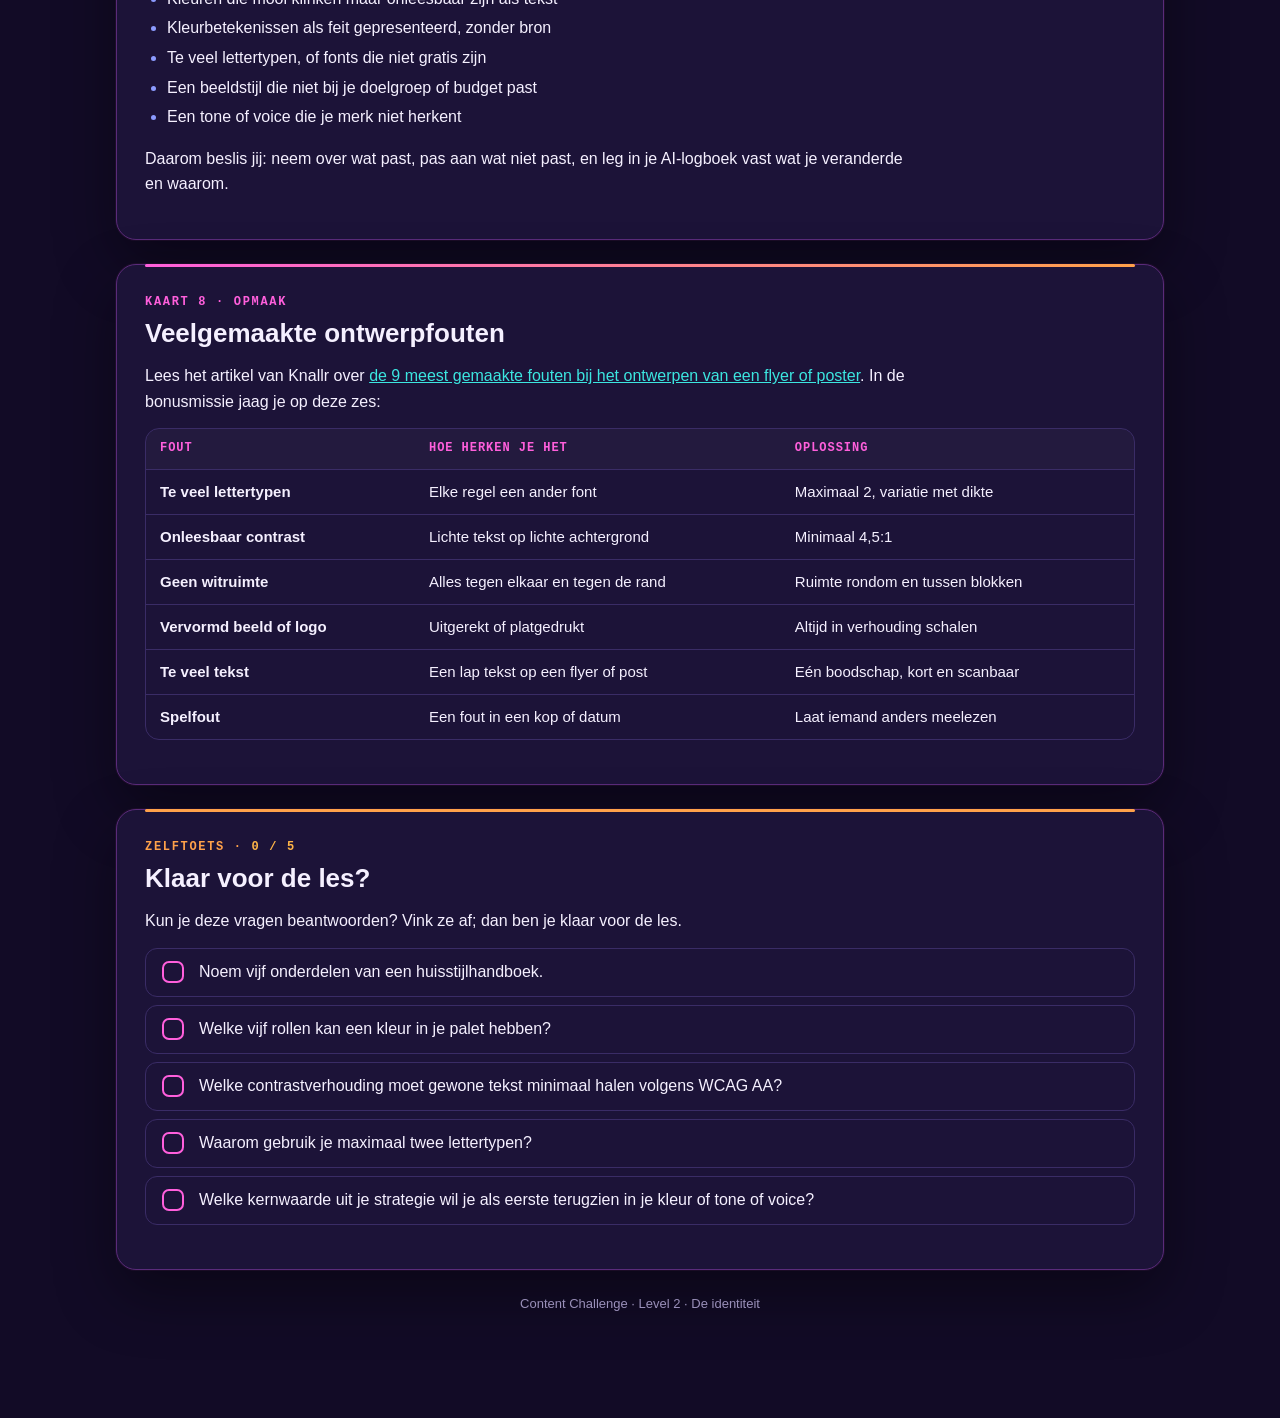
<file: kennis/l2.html>
<!doctype html>
<html lang="nl">
<head>
<meta charset="utf-8">
<meta name="robots" content="noindex, nofollow, noarchive, nosnippet, noimageindex">
<meta name="referrer" content="no-referrer">
<meta http-equiv="Content-Security-Policy" content="default-src 'self'; script-src 'unsafe-inline'; style-src 'self' 'unsafe-inline' https://fonts.googleapis.com; font-src https://fonts.gstatic.com data:; img-src 'self' data:; connect-src 'none'; object-src 'none'; base-uri 'none'; form-action 'none'">

<meta name="viewport" content="width=device-width,initial-scale=1">
<title>Kenniskaarten Level 2</title>
<link rel="preconnect" href="https://fonts.googleapis.com">
<link rel="preconnect" href="https://fonts.gstatic.com" crossorigin>
<link rel="stylesheet" href="https://fonts.googleapis.com/css2?family=Unbounded:wght@500;700;800&family=Manrope:wght@400;500;700;800&family=JetBrains+Mono:wght@500;700&display=swap">
<style>
/* Neon Live, dezelfde stijl als de game: altijd donker, magenta naar oranje, ON AIR-logo. */
:root,:root:not([data-theme="light"]),:root[data-theme="dark"],:root[data-theme="light"]{
 --paper:#120B26;--card:#1C1338;--ink:#F5F0FF;--muted:#B4A8D9;--line:#3A2C66;
 --pink:#FF5FDC;--orange:#FFA14A;--gold:#FFB547;--cyan:#3CE6E0;--violet:#8C9BFF;--green:#3CF0A0;
 --f-display:"Unbounded","Trebuchet MS",sans-serif;--f-body:"Manrope","Segoe UI",sans-serif;--f-mono:"JetBrains Mono",ui-monospace,monospace;color-scheme:dark}
*{box-sizing:border-box}
body{margin:0;font-family:var(--f-body);color:var(--ink);line-height:1.6;font-size:16px;
 background:radial-gradient(ellipse at 10% -10%,#3B1670 0,transparent 45%),radial-gradient(ellipse at 95% 10%,#0E3A5C 0,transparent 40%),var(--paper);background-attachment:fixed;min-height:100vh}
.top{position:sticky;top:0;z-index:5;background:rgba(18,11,38,.88);backdrop-filter:blur(10px);border-bottom:1px solid var(--line)}
.top-in{max-width:1080px;margin:0 auto;padding:14px 16px;display:flex;align-items:center;gap:16px;flex-wrap:wrap}
.logo b{display:inline-block;font-family:var(--f-display);font-weight:800;font-size:18px;color:#FFE3F7;text-shadow:0 0 6px var(--pink),0 0 18px var(--pink);border:2px solid var(--pink);border-radius:10px;padding:3px 11px;box-shadow:0 0 14px rgba(255,95,220,.45),inset 0 0 12px rgba(255,95,220,.35)}
.logo span{display:block;font-size:12px;letter-spacing:.12em;text-transform:uppercase;color:var(--muted);margin-top:6px}
.logo span::before{content:"";display:inline-block;width:8px;height:8px;border-radius:50%;background:#FF3B5C;margin-right:7px;box-shadow:0 0 10px #FF3B5C;vertical-align:1px}
@media (prefers-reduced-motion:no-preference){.logo span::before{animation:rec 1.6s ease-in-out infinite}@keyframes rec{50%{opacity:.25}}}
nav{display:flex;gap:6px;flex-wrap:wrap;margin-left:auto}
nav a{font-family:var(--f-mono);font-size:13px;font-weight:700;color:var(--muted);text-decoration:none;border:1px solid var(--line);border-radius:999px;padding:5px 11px}
nav a:hover,nav a:focus-visible{color:var(--ink);border-color:var(--pink);box-shadow:0 0 12px rgba(255,95,220,.3);outline:none}
main{max-width:1080px;margin:0 auto;padding:32px 16px 80px}
.hero h1{font-family:var(--f-display);font-weight:800;font-size:clamp(28px,5vw,46px);line-height:1.1;margin:0 0 12px;color:#FFF4E8;text-shadow:0 0 10px rgba(255,161,74,.6),0 0 28px rgba(255,95,220,.4)}
.hero p{color:var(--muted);max-width:640px;margin:0 0 28px;font-size:17px}
.card{position:relative;background:var(--card);border:1px solid #5A2B7A;border-radius:20px;padding:28px;margin:0 0 24px;box-shadow:0 0 0 1px rgba(255,95,220,.06),0 24px 60px rgba(0,0,0,.4);scroll-margin-top:110px}
.card::before{content:"";position:absolute;left:28px;right:28px;top:-1px;height:3px;border-radius:3px;background:linear-gradient(90deg,var(--c,var(--pink)),var(--orange))}
.eyebrow{font-family:var(--f-mono);font-size:12px;font-weight:700;letter-spacing:.14em;text-transform:uppercase;color:var(--c,var(--gold))}
.card h2{font-family:var(--f-display);font-weight:700;font-size:clamp(20px,3vw,26px);line-height:1.2;margin:6px 0 14px}
.card p{margin:0 0 14px;max-width:760px}
.card b{color:#FFE3F7}
ol,ul{margin:0 0 16px;padding-left:22px}
li{margin:4px 0}
li::marker{color:var(--c,var(--pink));font-weight:700}
.tbl{overflow-x:auto;margin:0 0 16px;border:1px solid var(--line);border-radius:14px}
table{border-collapse:collapse;width:100%;min-width:520px;font-size:15px}
th{font-family:var(--f-mono);font-size:12px;letter-spacing:.08em;text-transform:uppercase;text-align:left;color:var(--c,var(--gold));background:rgba(255,255,255,.03);padding:10px 14px}
td{padding:10px 14px;border-top:1px solid var(--line);vertical-align:top}
td:first-child{font-weight:700;white-space:nowrap}
.cycle{display:grid;grid-template-columns:repeat(4,minmax(0,1fr));gap:12px;margin:0 0 16px}
.cycle>div{border:1px solid var(--line);border-radius:14px;padding:14px;background:rgba(255,255,255,.02)}
.cycle .L{font-family:var(--f-display);font-weight:800;font-size:30px;line-height:1;color:var(--pink);text-shadow:0 0 14px rgba(255,95,220,.6)}
.cycle .t{font-weight:800;margin:8px 0 2px}
.cycle .d{font-size:14px;color:var(--muted)}
.duo{display:grid;grid-template-columns:1fr 1fr;gap:12px;margin:0 0 16px}
.duo div{border:1px solid var(--line);border-radius:14px;padding:14px 16px}
.duo .bad{border-color:#6A2A44;background:rgba(255,107,129,.06)}
.duo .good{border-color:#1F5A47;background:rgba(60,240,160,.06)}
.duo h3{font-family:var(--f-mono);font-size:13px;letter-spacing:.08em;text-transform:uppercase;margin:0 0 6px}
.duo .bad h3{color:#FF8FA1}.duo .good h3{color:var(--green)}
.tip{border-left:3px solid var(--gold);background:rgba(255,181,71,.08);border-radius:0 12px 12px 0;padding:12px 16px;margin:0 0 14px;max-width:760px}
.check{list-style:none;padding:0}
.check label{display:flex;gap:12px;align-items:flex-start;padding:10px 12px;border:1px solid var(--line);border-radius:12px;margin:0 0 8px;cursor:pointer}
.check input{appearance:none;flex:none;width:22px;height:22px;border:2px solid var(--pink);border-radius:7px;margin-top:2px;display:grid;place-content:center;cursor:pointer}
.check input:checked{background:linear-gradient(135deg,var(--pink),var(--orange));box-shadow:0 0 12px rgba(255,95,220,.5)}
.check input:checked::after{content:"✓";color:#1A0B2E;font-weight:800;font-size:14px}
.check input:focus-visible{outline:2px solid var(--cyan);outline-offset:2px}
.score{font-family:var(--f-mono);font-weight:700;color:var(--gold)}
footer{color:var(--muted);font-size:13px;text-align:center;padding-bottom:24px}
@media (max-width:520px){.cycle{grid-template-columns:1fr!important}}
@media (max-width:700px){.cycle{grid-template-columns:repeat(2,minmax(0,1fr))}.duo{grid-template-columns:1fr}.card{padding:22px 18px}.card::before{left:18px;right:18px}nav{margin-left:0}}
.sw{display:grid;grid-template-columns:repeat(5,minmax(0,1fr));gap:10px;margin:0 0 16px}
.sw div{border-radius:12px;padding:44px 10px 10px;font-size:13px;font-weight:700;border:1px solid var(--line)}
.ct{display:grid;grid-template-columns:repeat(3,minmax(0,1fr));gap:10px;margin:0 0 16px}
.ct div{border-radius:12px;padding:14px;font-weight:700;border:1px solid var(--line)}
.ct small{display:block;font-family:var(--f-mono);font-size:12px;font-weight:700;margin-top:6px}
.chip{display:inline-block;font-family:var(--f-mono);font-size:12px;font-weight:700;border-radius:999px;padding:2px 9px;margin-left:6px;vertical-align:1px}
.chip.ok{background:rgba(60,240,160,.14);color:var(--green)}.chip.no{background:rgba(255,107,129,.14);color:#FF8FA1}.chip.mid{background:rgba(255,181,71,.14);color:var(--gold)}
@media (max-width:520px){table{min-width:0;font-size:14px}td:first-child{white-space:normal}th,td{padding:9px 10px}}
@media (max-width:700px){.sw{grid-template-columns:repeat(2,minmax(0,1fr))}.ct{grid-template-columns:1fr}}
</style>
</head>
<body>
<header class="top"><div class="top-in">
 <div class="logo"><b>Content Challenge</b><span>Kenniskaarten · Level 2</span></div>
 <nav aria-label="Kaarten">
  <a href="#k1">1</a><a href="#k2">2</a><a href="#k3">3</a><a href="#k4">4</a><a href="#k5">5</a><a href="#k6">6</a><a href="#k7">7</a><a href="#k8">8</a><a href="#toets">Zelftoets</a>
 </nav>
</div></header>
<main>
<section class="hero">
 <h1>De identiteit</h1>
 <p>Lees deze kaarten vóór de online les. In de les speel je de brand-detective en de pressure cooker; hier staat de theorie die je nodig hebt om je huisstijlhandboek te maken en te checken.</p>
</section>

<article class="card" id="k1" style="--c:var(--pink)">
 <div class="eyebrow">Kaart 1</div>
 <h2>Het huisstijlhandboek</h2>
 <p>Een huisstijl zorgt dat je merk zich <b>visueel onderscheidt</b> en overal herkenbaar is: op Instagram, op je website en op een flyer. Het huisstijlhandboek legt die afspraken vast, zodat iedereen die content maakt (jij, een collega, een freelancer of een AI-tool) hetzelfde merk neerzet.</p>
 <div class="tbl"><table>
  <tr><th>Onderdeel</th><th>Wat leg je vast</th></tr>
  <tr><td>Logo</td><td>Varianten (kleur, zwart, wit), minimale grootte, vrije ruimte eromheen</td></tr>
  <tr><td>Kleuren</td><td>Hex-codes met een rol: primair, secundair, accent, donker, licht</td></tr>
  <tr><td>Typografie</td><td>Een font voor koppen en een font voor lopende tekst, met groottes</td></tr>
  <tr><td>Beeldstijl</td><td>Soort beeld, licht, kleurbewerking, onderwerpen</td></tr>
  <tr><td>Compositie</td><td>Witruimte, uitlijning, vaste plek voor logo en tekst</td></tr>
  <tr><td>Tone of voice</td><td>Hoe het merk klinkt, met woorden die je wel en niet gebruikt</td></tr>
  <tr><td>Do's en don'ts</td><td>Voorbeelden van goed en fout gebruik</td></tr>
  <tr><td>Toepassingen</td><td>Kanalen en communicatiemiddelen waar de huisstijl op staat</td></tr>
 </table></div>
 <p><b>Waarom?</b> Consistentie bouwt herkenning, en herkenning bouwt vertrouwen. Elke keuze in je huisstijl volgt uit je strategie van level 1: je kernwaarden, je doelgroep en je centraal thema. Een huisstijl is dus geen smaak, maar een vertaling van je merk.</p>
</article>

<article class="card" id="k2" style="--c:var(--orange)">
 <div class="eyebrow">Kaart 2</div>
 <h2>Kleur en kleurenpsychologie</h2>
 <p>Geef elke kleur een <b>rol</b>. Dan weet je waar je hem gebruikt:</p>
 <div class="sw">
  <div style="background:#2F6B3A;color:#FBF8F1">Primair<br>#2F6B3A</div>
  <div style="background:#F2E8D5;color:#1E2A22">Secundair<br>#F2E8D5</div>
  <div style="background:#F28C38;color:#1E2A22">Accent<br>#F28C38</div>
  <div style="background:#1E2A22;color:#FBF8F1">Donker (tekst)<br>#1E2A22</div>
  <div style="background:#FBF8F1;color:#1E2A22">Licht (achtergrond)<br>#FBF8F1</div>
 </div>
 <p>De game werkt met precies deze vijf rollen. <b>Primair</b> is je hoofdkleur (bijvoorbeeld koppen, randen, je merknaam), <b>Secundair</b> ondersteunt, <b>Accent</b> gebruik je spaarzaam voor wat moet opvallen (zoals een knop), <b>Donker</b> is je tekstkleur en <b>Licht</b> je achtergrond.</p>
 <p>Een vuistregel voor de verdeling is <b>60-30-10</b>: 60% een rustige basiskleur, 30% een ondersteunende kleur en 10% accent voor wat opvalt, zoals een knop of aanbieding.</p>
 <p>Kleuren roepen associaties op. Gebruik ze als startpunt, niet als wet:</p>
 <div class="tbl"><table>
  <tr><th>Kleur</th><th>Veelgenoemde associaties</th></tr>
  <tr><td>Rood</td><td>Energie, urgentie, passie</td></tr>
  <tr><td>Oranje</td><td>Vrolijk, toegankelijk, speels</td></tr>
  <tr><td>Geel</td><td>Optimisme, aandacht</td></tr>
  <tr><td>Groen</td><td>Natuur, gezondheid, duurzaamheid</td></tr>
  <tr><td>Blauw</td><td>Betrouwbaar, rustig, zakelijk</td></tr>
  <tr><td>Paars</td><td>Creatief, luxe</td></tr>
  <tr><td>Zwart en goud</td><td>Exclusief, premium</td></tr>
 </table></div>
 <p class="tip">Kleurbetekenis hangt af van cultuur, context en doelgroep. AI presenteert zulke associaties vaak als feit. Toets ze daarom in je bronnenlogboek, het liefst bij je doelgroep zelf.</p>
</article>

<article class="card" id="k3" style="--c:var(--cyan)">
 <div class="eyebrow">Kaart 3 · Checken</div>
 <h2>Contrast en leesbaarheid</h2>
 <p>Een mooie kleur is waardeloos als niemand de tekst kan lezen. De internationale richtlijn <b>WCAG</b> geeft een meetbare eis: de contrastverhouding tussen tekst en achtergrond.</p>
 <div class="tbl"><table>
  <tr><th>Niveau</th><th>Gewone tekst</th><th>Grote tekst</th></tr>
  <tr><td>AA (de norm)</td><td>minimaal 4,5:1</td><td>minimaal 3:1</td></tr>
  <tr><td>AAA (extra goed)</td><td>minimaal 7:1</td><td>minimaal 4,5:1</td></tr>
 </table></div>
 <p>Grote tekst is vanaf ongeveer 24 px, of 19 px vet. Zwart op wit is 21:1, gelijk is 1:1.</p>
 <div class="ct">
  <div style="background:#FBF8F1;color:#1E2A22">Donker op licht<small>14,0:1 <span class="chip ok">goed</span></small></div>
  <div style="background:#F28C38;color:#1E2A22">Donker op oranje<small>6,1:1 <span class="chip ok">goed</span></small></div>
  <div style="background:#FFFFFF;color:#E0B400">Geel op wit<small style="color:#6B5A00">2,0:1 <span class="chip no">onleesbaar</span></small></div>
 </div>
 <p>De game rekent het contrast van je palet automatisch uit. Haalt een combinatie het niet, dan kies je: een andere kleur, alleen voor grote koppen, of nooit voor tekst. Dat leg je vast als don't in je handboek.</p>
 <p class="tip">Zeg het ook nooit alleen met kleur. Een rode prijs zonder tekst als "aanbieding" mist iemand die kleurenblind is.</p>
</article>

<article class="card" id="k4" style="--c:var(--violet)">
 <div class="eyebrow">Kaart 4</div>
 <h2>Typografie</h2>
 <p>Letters hebben een karakter. Een schreefletter (zoals Fraunces of Lora) voelt klassiek of ambachtelijk; een schreefloze letter (zoals Inter of Work Sans) voelt modern en neutraal; een display-letter (zoals Bebas Neue) is luid en alleen geschikt voor korte koppen.</p>
 <ul>
  <li><b>Maximaal 2 lettertypen:</b> één voor koppen, één voor lopende tekst. Variatie maak je met dikte en grootte, niet met een derde font.</li>
  <li><b>Hiërarchie:</b> kop, subkop en tekst zijn duidelijk verschillend in grootte.</li>
  <li><b>Leesbaarheid:</b> lopende tekst minimaal 16 px op schermen, regels niet breder dan zo'n 60 tot 75 tekens.</li>
  <li><b>Gratis en beschikbaar:</b> kies uit Google Fonts, zodat je ze overal mag gebruiken. AI noemt soms fonts die niet bestaan of betaald zijn.</li>
 </ul>
 <div class="duo">
  <div class="bad"><h3>Niet</h3><p>Koppen in Bangers, subkoppen in Lobster, tekst in Courier New en citaten in Pacifico.</p></div>
  <div class="good"><h3>Wel</h3><p>Koppen in Fraunces Bold, tekst in Work Sans. Nadruk met vet, niet met een nieuw font.</p></div>
 </div>
</article>

<article class="card" id="k5" style="--c:var(--gold)">
 <div class="eyebrow">Kaart 5</div>
 <h2>Beeldstijl en compositie</h2>
 <p>Je <b>beeldstijl</b> beschrijft hoe je foto's, video's en illustraties eruitzien. Leg vast:</p>
 <ul>
  <li><b>Soort beeld:</b> foto, illustratie, AI-beeld of een mix</li>
  <li><b>Licht en kleur:</b> bijvoorbeeld daglicht, warm, licht gedesatureerd</li>
  <li><b>Onderwerpen:</b> wie of wat staat erop, en wat juist niet</li>
  <li><b>Haalbaarheid:</b> kun je dit zelf maken met je telefoon, in het Medialab of met AI?</li>
 </ul>
 <p>Je <b>compositie</b> bepaalt hoe je elementen op een vlak zet:</p>
 <ul>
  <li><b>Witruimte:</b> lege ruimte geeft rust en laat het belangrijkste opvallen.</li>
  <li><b>Visuele hiërarchie:</b> één ding valt het eerst op, daarna de rest.</li>
  <li><b>Uitlijning en grid:</b> vaste plekken voor logo, kop en call-to-action.</li>
  <li><b>Regel van derden:</b> zet je onderwerp op een van de snijpunten in plaats van precies in het midden.</li>
 </ul>
 <p class="tip">Leg je beeldstijl naast je moodboard uit level 1. Past hij bij de sfeer en bij je doelgroep? Glossy stockfoto's bij een nuchter studentenmerk zijn een klassieke mismatch.</p>
</article>

<article class="card" id="k6" style="--c:var(--orange)">
 <div class="eyebrow">Kaart 6 · Kiezen</div>
 <h2>Tone of voice</h2>
 <p>Tone of voice is hoe je merk klinkt. Je beschrijft het met vier schalen:</p>
 <div class="tbl"><table>
  <tr><th>Schaal</th><th>Van</th><th>Naar</th></tr>
  <tr><td>Humor</td><td>Grappig</td><td>Serieus</td></tr>
  <tr><td>Formaliteit</td><td>Formeel</td><td>Informeel</td></tr>
  <tr><td>Respect</td><td>Respectvol</td><td>Brutaal</td></tr>
  <tr><td>Energie</td><td>Enthousiast</td><td>Zakelijk en feitelijk</td></tr>
 </table></div>
 <p>Maak het concreet met regels: zeg je je of u? Hoe lang zijn je zinnen? Gebruik je emoji? Welke woorden gebruik je nooit?</p>
 <div class="duo">
  <div class="bad"><h3>Botst met doelgroep</h3><p>"Geachte student, wij nodigen u graag uit om kennis te maken met ons verfijnde culinaire assortiment."</p></div>
  <div class="good"><h3>Past bij doelgroep</h3><p>"Geen zin om te koken? Wij wel. Drie maaltijden voor €12, morgen bij je deur."</p></div>
 </div>
 <p class="tip">In de game laat je AI je persona spelen om twee richtingen te testen. Dat is een snelle check, geen echt doelgroeponderzoek: AI is vaak te positief en te algemeen. Beoordeel de reactie daarom zelf, met wat je uit je interviews weet.</p>
</article>

<article class="card" id="k7" style="--c:var(--violet)">
 <div class="eyebrow">Kaart 7 · Briefen</div>
 <h2>AI briefen voor een huisstijl</h2>
 <p>Gebruik dezelfde zeven velden als in level 1: rol, context, taak, materiaal, format, eisen en aannames. Voor een huisstijl zijn twee velden extra belangrijk:</p>
 <ul>
  <li><b>Materiaal:</b> voeg je moodboard als afbeelding toe als bijlage in je AI-tool, plus je drie sfeerwoorden.</li>
  <li><b>Eisen:</b> minimaal 4,5:1 contrast, maximaal 2 lettertypen, alleen Google Fonts.</li>
 </ul>
 <p>Typische fouten in AI-voorstellen:</p>
 <ul>
  <li>Kleuren die mooi klinken maar onleesbaar zijn als tekst</li>
  <li>Kleurbetekenissen als feit gepresenteerd, zonder bron</li>
  <li>Te veel lettertypen, of fonts die niet gratis zijn</li>
  <li>Een beeldstijl die niet bij je doelgroep of budget past</li>
  <li>Een tone of voice die je merk niet herkent</li>
 </ul>
 <p>Daarom beslis jij: neem over wat past, pas aan wat niet past, en leg in je AI-logboek vast wat je veranderde en waarom.</p>
</article>

<article class="card" id="k8" style="--c:var(--pink)">
 <div class="eyebrow">Kaart 8 · Opmaak</div>
 <h2>Veelgemaakte ontwerpfouten</h2>
 <p>Lees het artikel van Knallr over <a href="https://knallr.nl/de-9-meest-gemaakte-fouten-als-je-zelf-een-flyer-poster-ontwerpt/" target="_blank" rel="noopener noreferrer" style="color:var(--cyan)">de 9 meest gemaakte fouten bij het ontwerpen van een flyer of poster</a>. In de bonusmissie jaag je op deze zes:</p>
 <div class="tbl"><table>
  <tr><th>Fout</th><th>Hoe herken je het</th><th>Oplossing</th></tr>
  <tr><td>Te veel lettertypen</td><td>Elke regel een ander font</td><td>Maximaal 2, variatie met dikte</td></tr>
  <tr><td>Onleesbaar contrast</td><td>Lichte tekst op lichte achtergrond</td><td>Minimaal 4,5:1</td></tr>
  <tr><td>Geen witruimte</td><td>Alles tegen elkaar en tegen de rand</td><td>Ruimte rondom en tussen blokken</td></tr>
  <tr><td>Vervormd beeld of logo</td><td>Uitgerekt of platgedrukt</td><td>Altijd in verhouding schalen</td></tr>
  <tr><td>Te veel tekst</td><td>Een lap tekst op een flyer of post</td><td>Eén boodschap, kort en scanbaar</td></tr>
  <tr><td>Spelfout</td><td>Een fout in een kop of datum</td><td>Laat iemand anders meelezen</td></tr>
 </table></div>
</article>

<article class="card" id="toets" style="--c:var(--orange)">
 <div class="eyebrow">Zelftoets · <span class="score" id="score">0 / 5</span></div>
 <h2>Klaar voor de les?</h2>
 <p>Kun je deze vragen beantwoorden? Vink ze af; dan ben je klaar voor de les.</p>
 <ul class="check" id="checks">
  <li><label><input type="checkbox">Noem vijf onderdelen van een huisstijlhandboek.</label></li>
  <li><label><input type="checkbox">Welke vijf rollen kan een kleur in je palet hebben?</label></li>
  <li><label><input type="checkbox">Welke contrastverhouding moet gewone tekst minimaal halen volgens WCAG AA?</label></li>
  <li><label><input type="checkbox">Waarom gebruik je maximaal twee lettertypen?</label></li>
  <li><label><input type="checkbox">Welke kernwaarde uit je strategie wil je als eerste terugzien in je kleur of tone of voice?</label></li>
 </ul>
</article>
<footer>Content Challenge · Level 2 · De identiteit</footer>
</main>
<script>
(function(){
 var KEY='cc-kaarten-l2', boxes=[].slice.call(document.querySelectorAll('#checks input')), st=[];
 try{st=JSON.parse(localStorage.getItem(KEY)||'[]')}catch(e){}
 function upd(){var n=boxes.filter(function(b){return b.checked}).length;document.getElementById('score').textContent=n+' / '+boxes.length;
  try{localStorage.setItem(KEY,JSON.stringify(boxes.map(function(b){return b.checked})))}catch(e){}}
 boxes.forEach(function(b,i){b.checked=!!st[i];b.addEventListener('change',upd)});upd();
})();
</script>
</body>
</html>
</file>
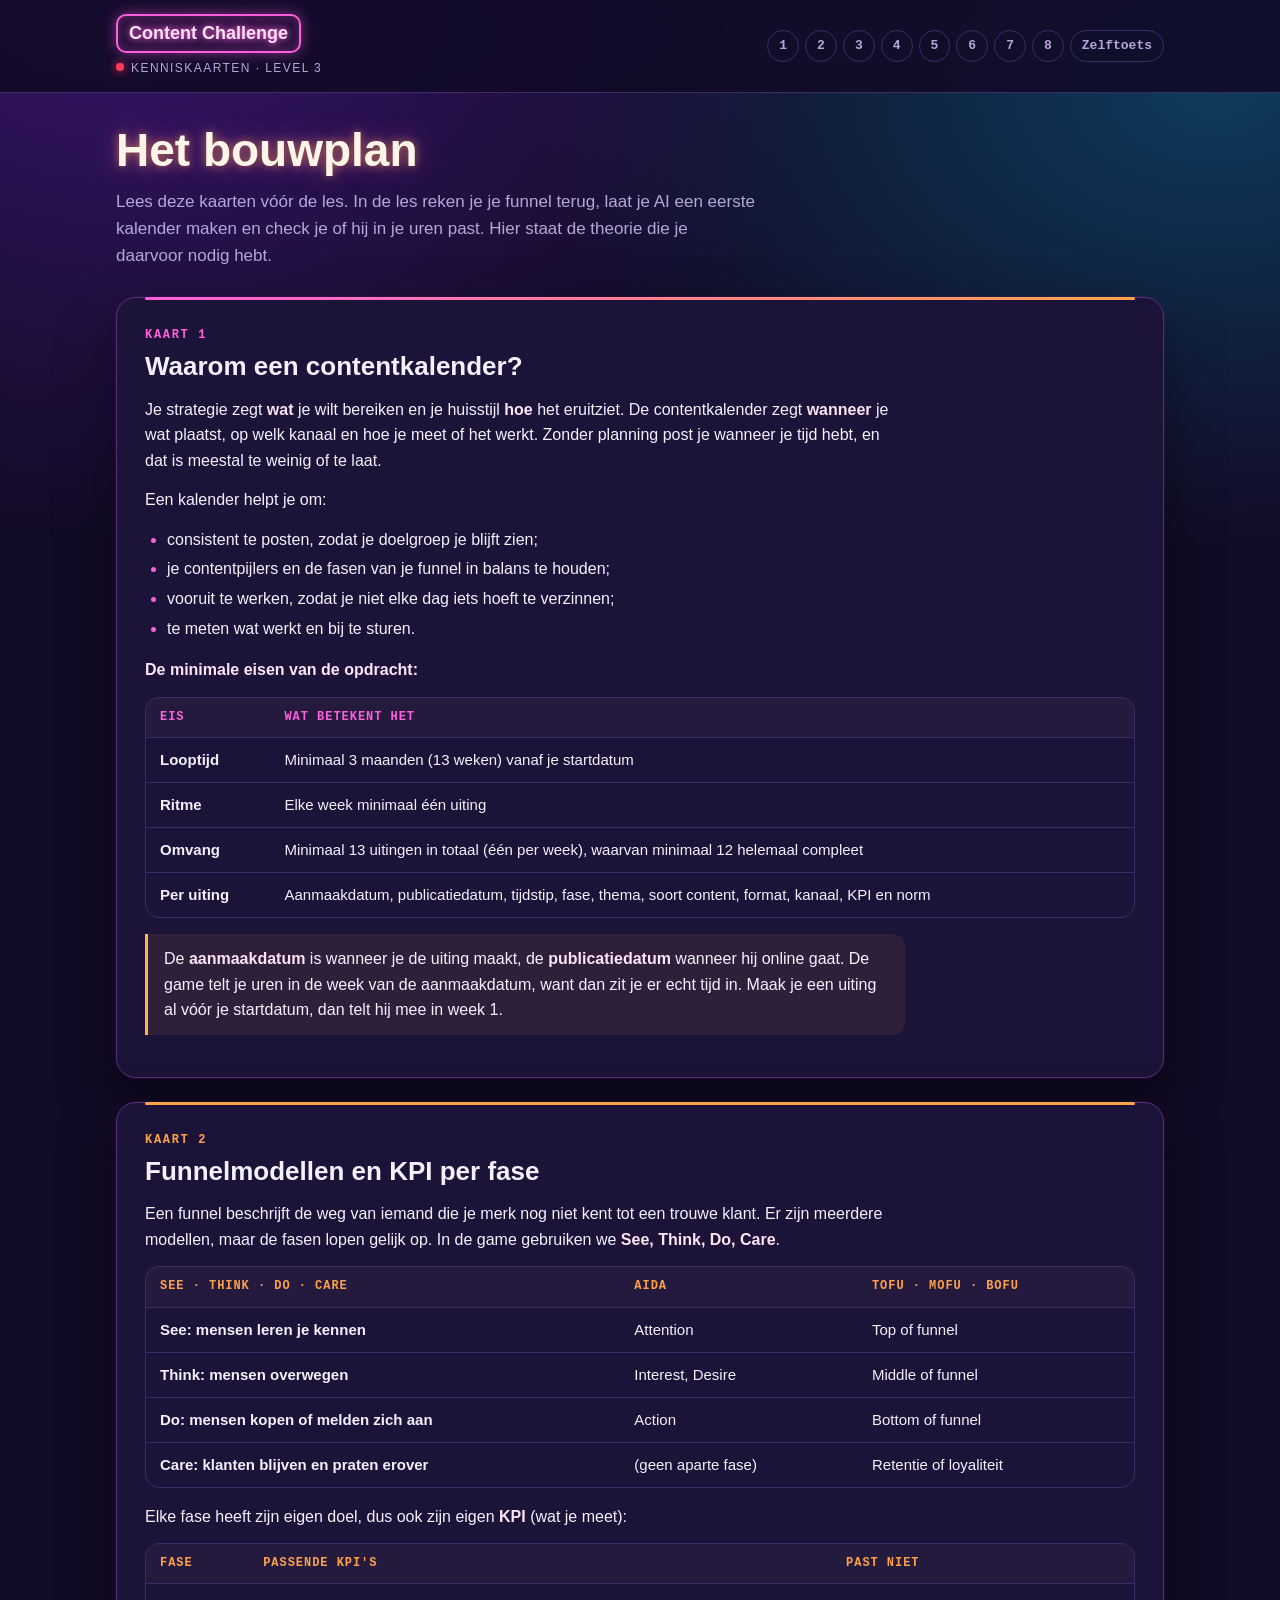
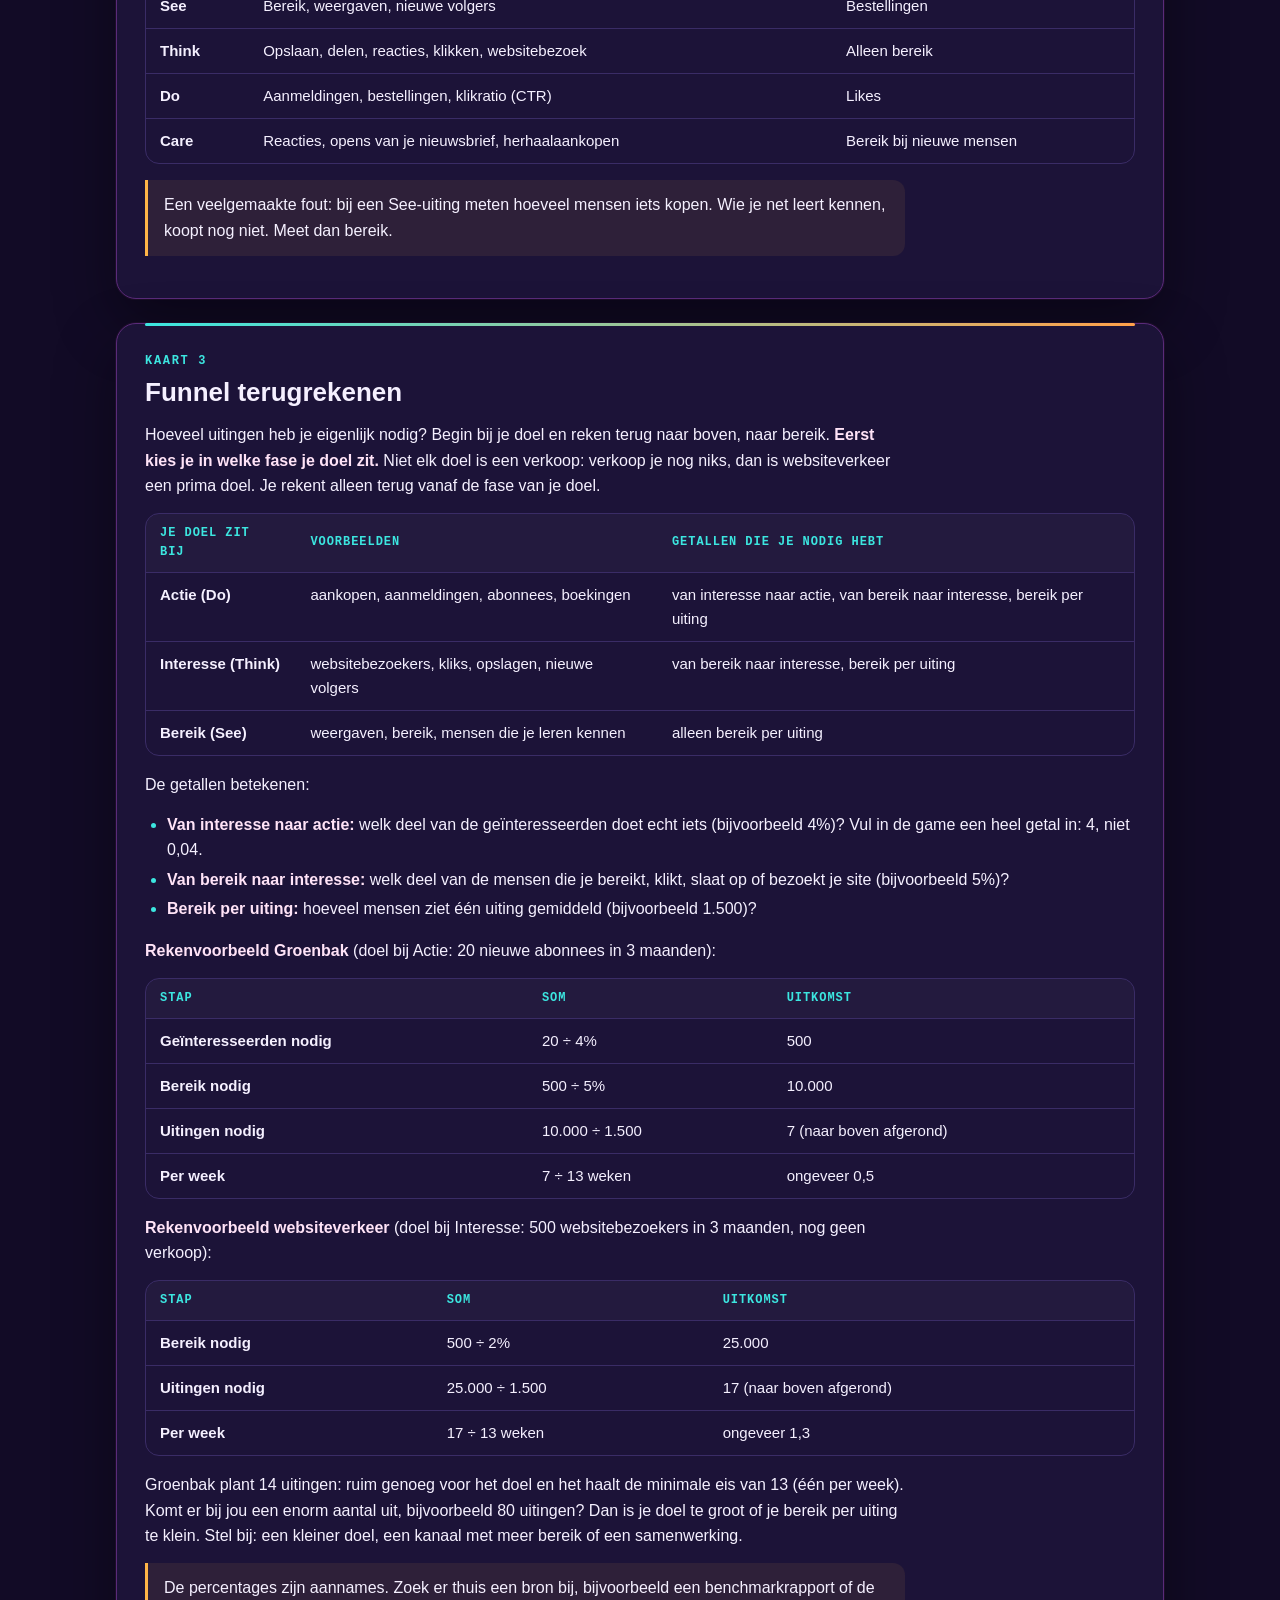
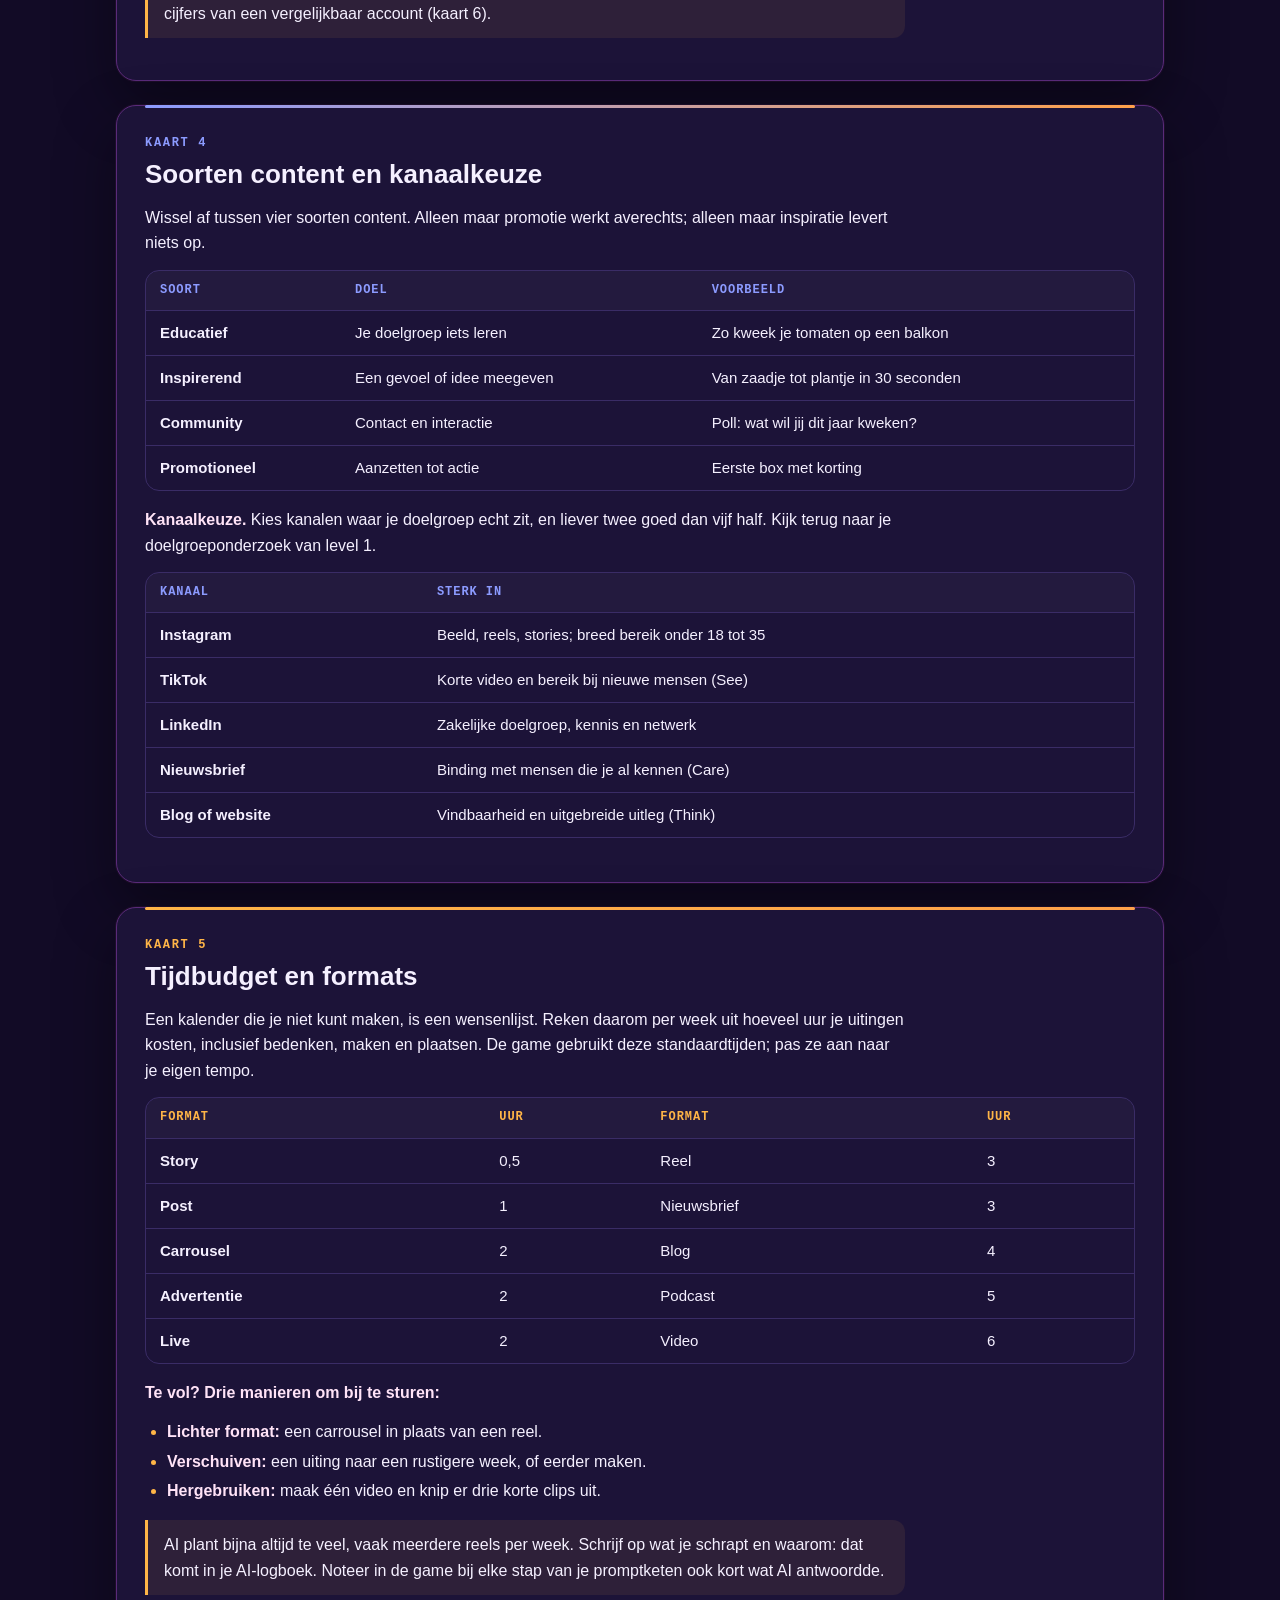
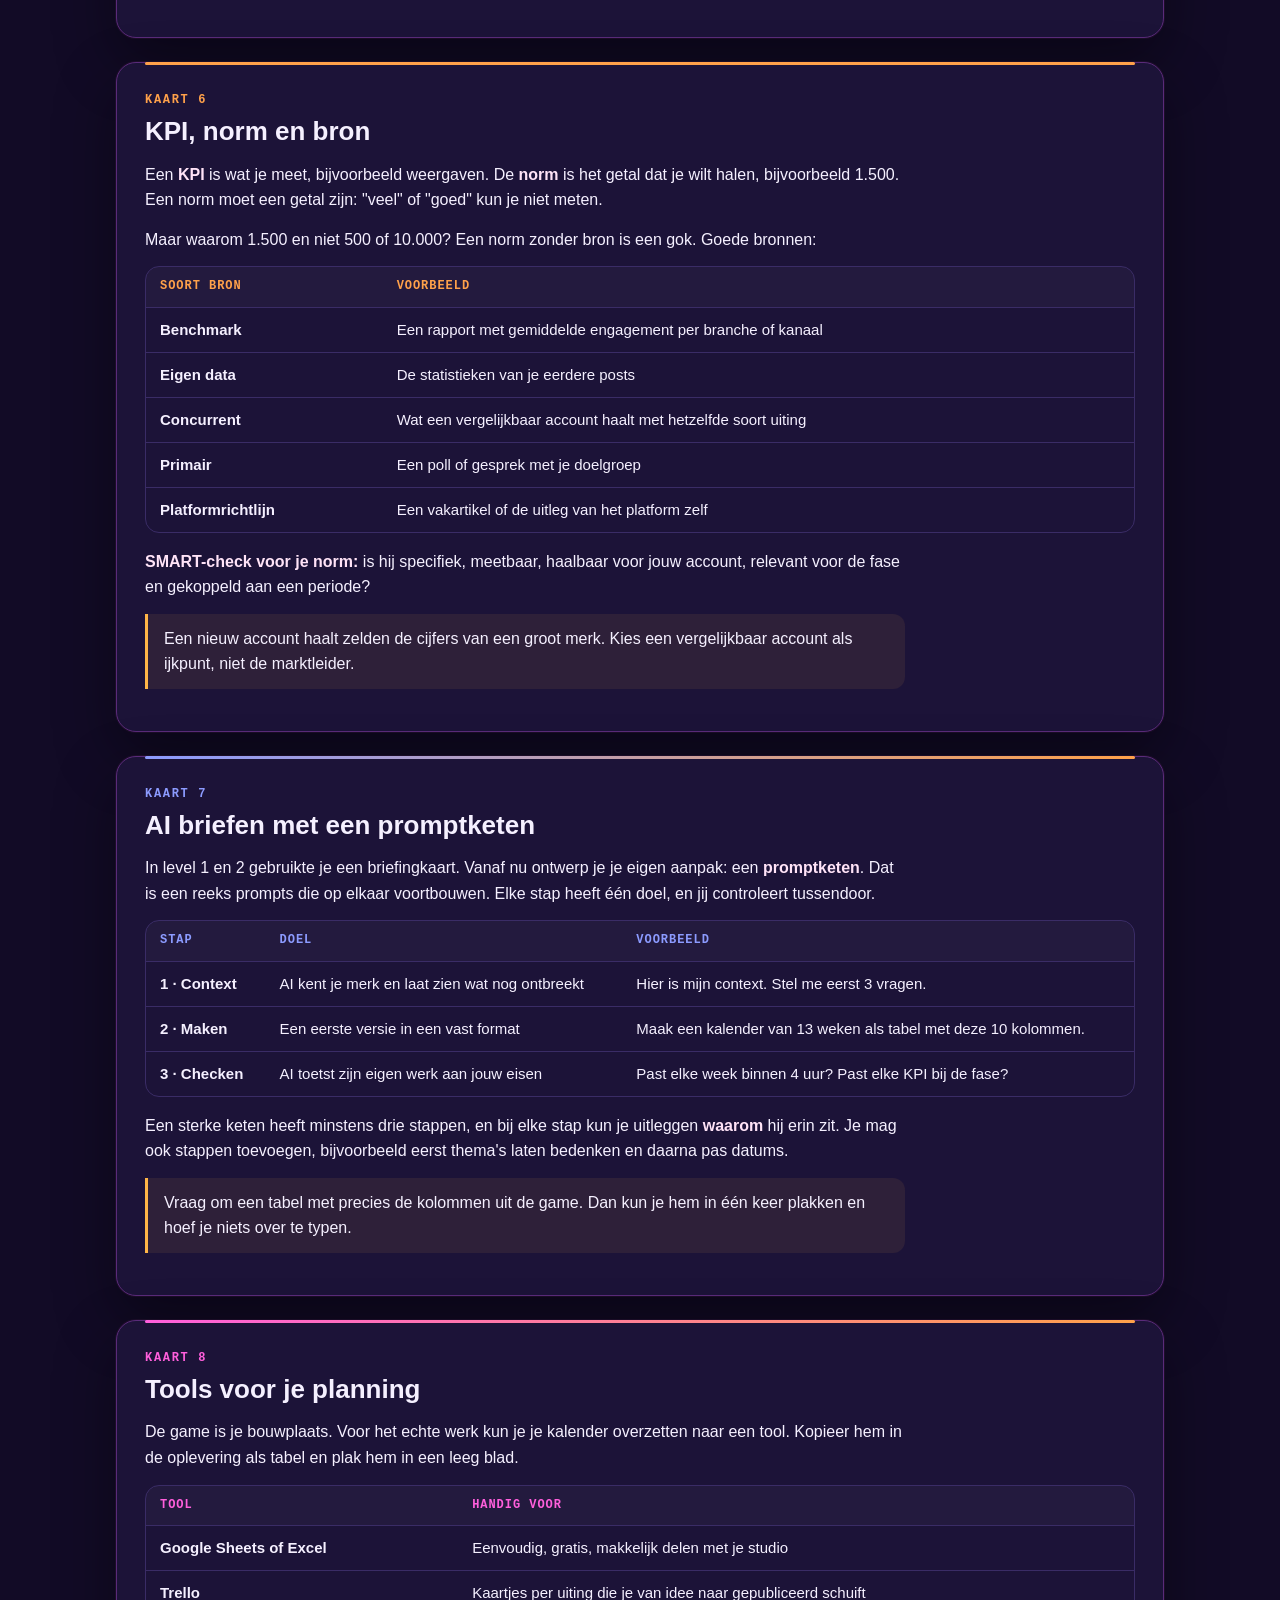
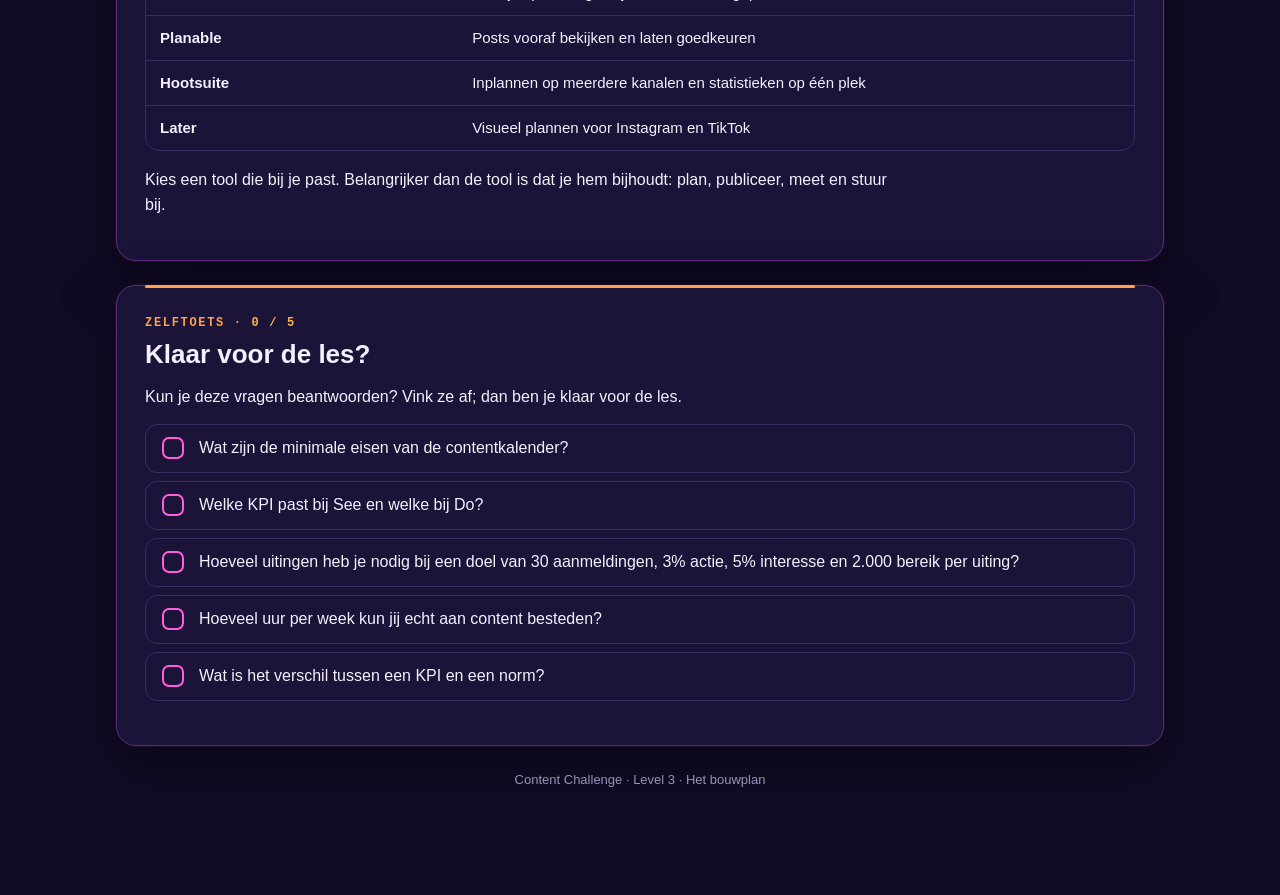
<file: kennis/l3.html>
<!doctype html>
<html lang="nl">
<head>
<meta charset="utf-8">
<meta name="robots" content="noindex, nofollow, noarchive, nosnippet, noimageindex">
<meta name="referrer" content="no-referrer">
<meta http-equiv="Content-Security-Policy" content="default-src 'self'; script-src 'unsafe-inline'; style-src 'self' 'unsafe-inline' https://fonts.googleapis.com; font-src https://fonts.gstatic.com data:; img-src 'self' data:; connect-src 'none'; object-src 'none'; base-uri 'none'; form-action 'none'">

<meta name="viewport" content="width=device-width,initial-scale=1">
<title>Kenniskaarten Level 3</title>
<link rel="preconnect" href="https://fonts.googleapis.com">
<link rel="preconnect" href="https://fonts.gstatic.com" crossorigin>
<link rel="stylesheet" href="https://fonts.googleapis.com/css2?family=Unbounded:wght@500;700;800&family=Manrope:wght@400;500;700;800&family=JetBrains+Mono:wght@500;700&display=swap">
<style>
/* Neon Live, dezelfde stijl als de game: altijd donker, magenta naar oranje, ON AIR-logo. */
:root,:root:not([data-theme="light"]),:root[data-theme="dark"],:root[data-theme="light"]{
 --paper:#120B26;--card:#1C1338;--ink:#F5F0FF;--muted:#B4A8D9;--line:#3A2C66;
 --pink:#FF5FDC;--orange:#FFA14A;--gold:#FFB547;--cyan:#3CE6E0;--violet:#8C9BFF;--green:#3CF0A0;
 --f-display:"Unbounded","Trebuchet MS",sans-serif;--f-body:"Manrope","Segoe UI",sans-serif;--f-mono:"JetBrains Mono",ui-monospace,monospace;color-scheme:dark}
*{box-sizing:border-box}
body{margin:0;font-family:var(--f-body);color:var(--ink);line-height:1.6;font-size:16px;
 background:radial-gradient(ellipse at 10% -10%,#3B1670 0,transparent 45%),radial-gradient(ellipse at 95% 10%,#0E3A5C 0,transparent 40%),var(--paper);background-attachment:fixed;min-height:100vh}
.top{position:sticky;top:0;z-index:5;background:rgba(18,11,38,.88);backdrop-filter:blur(10px);border-bottom:1px solid var(--line)}
.top-in{max-width:1080px;margin:0 auto;padding:14px 16px;display:flex;align-items:center;gap:16px;flex-wrap:wrap}
.logo b{display:inline-block;font-family:var(--f-display);font-weight:800;font-size:18px;color:#FFE3F7;text-shadow:0 0 6px var(--pink),0 0 18px var(--pink);border:2px solid var(--pink);border-radius:10px;padding:3px 11px;box-shadow:0 0 14px rgba(255,95,220,.45),inset 0 0 12px rgba(255,95,220,.35)}
.logo span{display:block;font-size:12px;letter-spacing:.12em;text-transform:uppercase;color:var(--muted);margin-top:6px}
.logo span::before{content:"";display:inline-block;width:8px;height:8px;border-radius:50%;background:#FF3B5C;margin-right:7px;box-shadow:0 0 10px #FF3B5C;vertical-align:1px}
@media (prefers-reduced-motion:no-preference){.logo span::before{animation:rec 1.6s ease-in-out infinite}@keyframes rec{50%{opacity:.25}}}
nav{display:flex;gap:6px;flex-wrap:wrap;margin-left:auto}
nav a{font-family:var(--f-mono);font-size:13px;font-weight:700;color:var(--muted);text-decoration:none;border:1px solid var(--line);border-radius:999px;padding:5px 11px}
nav a:hover,nav a:focus-visible{color:var(--ink);border-color:var(--pink);box-shadow:0 0 12px rgba(255,95,220,.3);outline:none}
main{max-width:1080px;margin:0 auto;padding:32px 16px 80px}
.hero h1{font-family:var(--f-display);font-weight:800;font-size:clamp(28px,5vw,46px);line-height:1.1;margin:0 0 12px;color:#FFF4E8;text-shadow:0 0 10px rgba(255,161,74,.6),0 0 28px rgba(255,95,220,.4)}
.hero p{color:var(--muted);max-width:640px;margin:0 0 28px;font-size:17px}
.card{position:relative;background:var(--card);border:1px solid #5A2B7A;border-radius:20px;padding:28px;margin:0 0 24px;box-shadow:0 0 0 1px rgba(255,95,220,.06),0 24px 60px rgba(0,0,0,.4);scroll-margin-top:110px}
.card::before{content:"";position:absolute;left:28px;right:28px;top:-1px;height:3px;border-radius:3px;background:linear-gradient(90deg,var(--c,var(--pink)),var(--orange))}
.eyebrow{font-family:var(--f-mono);font-size:12px;font-weight:700;letter-spacing:.14em;text-transform:uppercase;color:var(--c,var(--gold))}
.card h2{font-family:var(--f-display);font-weight:700;font-size:clamp(20px,3vw,26px);line-height:1.2;margin:6px 0 14px}
.card p{margin:0 0 14px;max-width:760px}
.card b{color:#FFE3F7}
ol,ul{margin:0 0 16px;padding-left:22px}
li{margin:4px 0}
li::marker{color:var(--c,var(--pink));font-weight:700}
.tbl{overflow-x:auto;margin:0 0 16px;border:1px solid var(--line);border-radius:14px}
table{border-collapse:collapse;width:100%;min-width:520px;font-size:15px}
th{font-family:var(--f-mono);font-size:12px;letter-spacing:.08em;text-transform:uppercase;text-align:left;color:var(--c,var(--gold));background:rgba(255,255,255,.03);padding:10px 14px}
td{padding:10px 14px;border-top:1px solid var(--line);vertical-align:top}
td:first-child{font-weight:700;white-space:nowrap}
.cycle{display:grid;grid-template-columns:repeat(4,minmax(0,1fr));gap:12px;margin:0 0 16px}
.cycle>div{border:1px solid var(--line);border-radius:14px;padding:14px;background:rgba(255,255,255,.02)}
.cycle .L{font-family:var(--f-display);font-weight:800;font-size:30px;line-height:1;color:var(--pink);text-shadow:0 0 14px rgba(255,95,220,.6)}
.cycle .t{font-weight:800;margin:8px 0 2px}
.cycle .d{font-size:14px;color:var(--muted)}
.duo{display:grid;grid-template-columns:1fr 1fr;gap:12px;margin:0 0 16px}
.duo div{border:1px solid var(--line);border-radius:14px;padding:14px 16px}
.duo .bad{border-color:#6A2A44;background:rgba(255,107,129,.06)}
.duo .good{border-color:#1F5A47;background:rgba(60,240,160,.06)}
.duo h3{font-family:var(--f-mono);font-size:13px;letter-spacing:.08em;text-transform:uppercase;margin:0 0 6px}
.duo .bad h3{color:#FF8FA1}.duo .good h3{color:var(--green)}
.tip{border-left:3px solid var(--gold);background:rgba(255,181,71,.08);border-radius:0 12px 12px 0;padding:12px 16px;margin:0 0 14px;max-width:760px}
.check{list-style:none;padding:0}
.check label{display:flex;gap:12px;align-items:flex-start;padding:10px 12px;border:1px solid var(--line);border-radius:12px;margin:0 0 8px;cursor:pointer}
.check input{appearance:none;flex:none;width:22px;height:22px;border:2px solid var(--pink);border-radius:7px;margin-top:2px;display:grid;place-content:center;cursor:pointer}
.check input:checked{background:linear-gradient(135deg,var(--pink),var(--orange));box-shadow:0 0 12px rgba(255,95,220,.5)}
.check input:checked::after{content:"✓";color:#1A0B2E;font-weight:800;font-size:14px}
.check input:focus-visible{outline:2px solid var(--cyan);outline-offset:2px}
.score{font-family:var(--f-mono);font-weight:700;color:var(--gold)}
footer{color:var(--muted);font-size:13px;text-align:center;padding-bottom:24px}
@media (max-width:520px){.cycle{grid-template-columns:1fr!important}}
@media (max-width:700px){.cycle{grid-template-columns:repeat(2,minmax(0,1fr))}.duo{grid-template-columns:1fr}.card{padding:22px 18px}.card::before{left:18px;right:18px}nav{margin-left:0}}
.sw{display:grid;grid-template-columns:repeat(5,minmax(0,1fr));gap:10px;margin:0 0 16px}
.sw div{border-radius:12px;padding:44px 10px 10px;font-size:13px;font-weight:700;border:1px solid var(--line)}
.ct{display:grid;grid-template-columns:repeat(3,minmax(0,1fr));gap:10px;margin:0 0 16px}
.ct div{border-radius:12px;padding:14px;font-weight:700;border:1px solid var(--line)}
.ct small{display:block;font-family:var(--f-mono);font-size:12px;font-weight:700;margin-top:6px}
.chip{display:inline-block;font-family:var(--f-mono);font-size:12px;font-weight:700;border-radius:999px;padding:2px 9px;margin-left:6px;vertical-align:1px}
.chip.ok{background:rgba(60,240,160,.14);color:var(--green)}.chip.no{background:rgba(255,107,129,.14);color:#FF8FA1}.chip.mid{background:rgba(255,181,71,.14);color:var(--gold)}
@media (max-width:520px){table{min-width:0;font-size:14px}td:first-child{white-space:normal}th,td{padding:9px 10px}}
@media (max-width:700px){.sw{grid-template-columns:repeat(2,minmax(0,1fr))}.ct{grid-template-columns:1fr}}
</style>
</head>
<body>
<header class="top"><div class="top-in">
 <div class="logo"><b>Content Challenge</b><span>Kenniskaarten · Level 3</span></div>
 <nav aria-label="Kaarten">
  <a href="#k1">1</a><a href="#k2">2</a><a href="#k3">3</a><a href="#k4">4</a><a href="#k5">5</a><a href="#k6">6</a><a href="#k7">7</a><a href="#k8">8</a><a href="#toets">Zelftoets</a>
 </nav>
</div></header>
<main>
<section class="hero">
 <h1>Het bouwplan</h1>
 <p>Lees deze kaarten vóór de les. In de les reken je je funnel terug, laat je AI een eerste kalender maken en check je of hij in je uren past. Hier staat de theorie die je daarvoor nodig hebt.</p>
</section>

<article class="card" id="k1" style="--c:var(--pink)">
 <div class="eyebrow">Kaart 1</div>
 <h2>Waarom een contentkalender?</h2>
 <p>Je strategie zegt <b>wat</b> je wilt bereiken en je huisstijl <b>hoe</b> het eruitziet. De contentkalender zegt <b>wanneer</b> je wat plaatst, op welk kanaal en hoe je meet of het werkt. Zonder planning post je wanneer je tijd hebt, en dat is meestal te weinig of te laat.</p>
 <p>Een kalender helpt je om:</p>
 <ul>
  <li>consistent te posten, zodat je doelgroep je blijft zien;</li>
  <li>je contentpijlers en de fasen van je funnel in balans te houden;</li>
  <li>vooruit te werken, zodat je niet elke dag iets hoeft te verzinnen;</li>
  <li>te meten wat werkt en bij te sturen.</li>
 </ul>
 <p><b>De minimale eisen van de opdracht:</b></p>
 <div class="tbl"><table>
  <tr><th>Eis</th><th>Wat betekent het</th></tr>
  <tr><td>Looptijd</td><td>Minimaal 3 maanden (13 weken) vanaf je startdatum</td></tr>
  <tr><td>Ritme</td><td>Elke week minimaal één uiting</td></tr>
  <tr><td>Omvang</td><td>Minimaal 13 uitingen in totaal (één per week), waarvan minimaal 12 helemaal compleet</td></tr>
  <tr><td>Per uiting</td><td>Aanmaakdatum, publicatiedatum, tijdstip, fase, thema, soort content, format, kanaal, KPI en norm</td></tr>
 </table></div>
 <p class="tip">De <b>aanmaakdatum</b> is wanneer je de uiting maakt, de <b>publicatiedatum</b> wanneer hij online gaat. De game telt je uren in de week van de aanmaakdatum, want dan zit je er echt tijd in. Maak je een uiting al vóór je startdatum, dan telt hij mee in week 1.</p>
</article>

<article class="card" id="k2" style="--c:var(--orange)">
 <div class="eyebrow">Kaart 2</div>
 <h2>Funnelmodellen en KPI per fase</h2>
 <p>Een funnel beschrijft de weg van iemand die je merk nog niet kent tot een trouwe klant. Er zijn meerdere modellen, maar de fasen lopen gelijk op. In de game gebruiken we <b>See, Think, Do, Care</b>.</p>
 <div class="tbl"><table>
  <tr><th>See · Think · Do · Care</th><th>AIDA</th><th>TOFU · MOFU · BOFU</th></tr>
  <tr><td>See: mensen leren je kennen</td><td>Attention</td><td>Top of funnel</td></tr>
  <tr><td>Think: mensen overwegen</td><td>Interest, Desire</td><td>Middle of funnel</td></tr>
  <tr><td>Do: mensen kopen of melden zich aan</td><td>Action</td><td>Bottom of funnel</td></tr>
  <tr><td>Care: klanten blijven en praten erover</td><td>(geen aparte fase)</td><td>Retentie of loyaliteit</td></tr>
 </table></div>
 <p>Elke fase heeft zijn eigen doel, dus ook zijn eigen <b>KPI</b> (wat je meet):</p>
 <div class="tbl"><table>
  <tr><th>Fase</th><th>Passende KPI's</th><th>Past niet</th></tr>
  <tr><td>See</td><td>Bereik, weergaven, nieuwe volgers</td><td>Bestellingen</td></tr>
  <tr><td>Think</td><td>Opslaan, delen, reacties, klikken, websitebezoek</td><td>Alleen bereik</td></tr>
  <tr><td>Do</td><td>Aanmeldingen, bestellingen, klikratio (CTR)</td><td>Likes</td></tr>
  <tr><td>Care</td><td>Reacties, opens van je nieuwsbrief, herhaalaankopen</td><td>Bereik bij nieuwe mensen</td></tr>
 </table></div>
 <p class="tip">Een veelgemaakte fout: bij een See-uiting meten hoeveel mensen iets kopen. Wie je net leert kennen, koopt nog niet. Meet dan bereik.</p>
</article>

<article class="card" id="k3" style="--c:var(--cyan)">
 <div class="eyebrow">Kaart 3</div>
 <h2>Funnel terugrekenen</h2>
 <p>Hoeveel uitingen heb je eigenlijk nodig? Begin bij je doel en reken terug naar boven, naar bereik. <b>Eerst kies je in welke fase je doel zit.</b> Niet elk doel is een verkoop: verkoop je nog niks, dan is websiteverkeer een prima doel. Je rekent alleen terug vanaf de fase van je doel.</p>
 <div class="tbl"><table>
  <tr><th>Je doel zit bij</th><th>Voorbeelden</th><th>Getallen die je nodig hebt</th></tr>
  <tr><td>Actie (Do)</td><td>aankopen, aanmeldingen, abonnees, boekingen</td><td>van interesse naar actie, van bereik naar interesse, bereik per uiting</td></tr>
  <tr><td>Interesse (Think)</td><td>websitebezoekers, kliks, opslagen, nieuwe volgers</td><td>van bereik naar interesse, bereik per uiting</td></tr>
  <tr><td>Bereik (See)</td><td>weergaven, bereik, mensen die je leren kennen</td><td>alleen bereik per uiting</td></tr>
 </table></div>
 <p>De getallen betekenen:</p>
 <ul>
  <li><b>Van interesse naar actie:</b> welk deel van de geïnteresseerden doet echt iets (bijvoorbeeld 4%)? Vul in de game een heel getal in: 4, niet 0,04.</li>
  <li><b>Van bereik naar interesse:</b> welk deel van de mensen die je bereikt, klikt, slaat op of bezoekt je site (bijvoorbeeld 5%)?</li>
  <li><b>Bereik per uiting:</b> hoeveel mensen ziet één uiting gemiddeld (bijvoorbeeld 1.500)?</li>
 </ul>
 <p><b>Rekenvoorbeeld Groenbak</b> (doel bij Actie: 20 nieuwe abonnees in 3 maanden):</p>
 <div class="tbl"><table>
  <tr><th>Stap</th><th>Som</th><th>Uitkomst</th></tr>
  <tr><td>Geïnteresseerden nodig</td><td>20 ÷ 4%</td><td>500</td></tr>
  <tr><td>Bereik nodig</td><td>500 ÷ 5%</td><td>10.000</td></tr>
  <tr><td>Uitingen nodig</td><td>10.000 ÷ 1.500</td><td>7 (naar boven afgerond)</td></tr>
  <tr><td>Per week</td><td>7 ÷ 13 weken</td><td>ongeveer 0,5</td></tr>
 </table></div>
 <p><b>Rekenvoorbeeld websiteverkeer</b> (doel bij Interesse: 500 websitebezoekers in 3 maanden, nog geen verkoop):</p>
 <div class="tbl"><table>
  <tr><th>Stap</th><th>Som</th><th>Uitkomst</th></tr>
  <tr><td>Bereik nodig</td><td>500 ÷ 2%</td><td>25.000</td></tr>
  <tr><td>Uitingen nodig</td><td>25.000 ÷ 1.500</td><td>17 (naar boven afgerond)</td></tr>
  <tr><td>Per week</td><td>17 ÷ 13 weken</td><td>ongeveer 1,3</td></tr>
 </table></div>
 <p>Groenbak plant 14 uitingen: ruim genoeg voor het doel en het haalt de minimale eis van 13 (één per week). Komt er bij jou een enorm aantal uit, bijvoorbeeld 80 uitingen? Dan is je doel te groot of je bereik per uiting te klein. Stel bij: een kleiner doel, een kanaal met meer bereik of een samenwerking.</p>
 <p class="tip">De percentages zijn aannames. Zoek er thuis een bron bij, bijvoorbeeld een benchmarkrapport of de cijfers van een vergelijkbaar account (kaart 6).</p>
</article>

<article class="card" id="k4" style="--c:var(--violet)">
 <div class="eyebrow">Kaart 4</div>
 <h2>Soorten content en kanaalkeuze</h2>
 <p>Wissel af tussen vier soorten content. Alleen maar promotie werkt averechts; alleen maar inspiratie levert niets op.</p>
 <div class="tbl"><table>
  <tr><th>Soort</th><th>Doel</th><th>Voorbeeld</th></tr>
  <tr><td>Educatief</td><td>Je doelgroep iets leren</td><td>Zo kweek je tomaten op een balkon</td></tr>
  <tr><td>Inspirerend</td><td>Een gevoel of idee meegeven</td><td>Van zaadje tot plantje in 30 seconden</td></tr>
  <tr><td>Community</td><td>Contact en interactie</td><td>Poll: wat wil jij dit jaar kweken?</td></tr>
  <tr><td>Promotioneel</td><td>Aanzetten tot actie</td><td>Eerste box met korting</td></tr>
 </table></div>
 <p><b>Kanaalkeuze.</b> Kies kanalen waar je doelgroep echt zit, en liever twee goed dan vijf half. Kijk terug naar je doelgroeponderzoek van level 1.</p>
 <div class="tbl"><table>
  <tr><th>Kanaal</th><th>Sterk in</th></tr>
  <tr><td>Instagram</td><td>Beeld, reels, stories; breed bereik onder 18 tot 35</td></tr>
  <tr><td>TikTok</td><td>Korte video en bereik bij nieuwe mensen (See)</td></tr>
  <tr><td>LinkedIn</td><td>Zakelijke doelgroep, kennis en netwerk</td></tr>
  <tr><td>Nieuwsbrief</td><td>Binding met mensen die je al kennen (Care)</td></tr>
  <tr><td>Blog of website</td><td>Vindbaarheid en uitgebreide uitleg (Think)</td></tr>
 </table></div>
</article>

<article class="card" id="k5" style="--c:var(--gold)">
 <div class="eyebrow">Kaart 5</div>
 <h2>Tijdbudget en formats</h2>
 <p>Een kalender die je niet kunt maken, is een wensenlijst. Reken daarom per week uit hoeveel uur je uitingen kosten, inclusief bedenken, maken en plaatsen. De game gebruikt deze standaardtijden; pas ze aan naar je eigen tempo.</p>
 <div class="tbl"><table>
  <tr><th>Format</th><th>Uur</th><th>Format</th><th>Uur</th></tr>
  <tr><td>Story</td><td>0,5</td><td>Reel</td><td>3</td></tr>
  <tr><td>Post</td><td>1</td><td>Nieuwsbrief</td><td>3</td></tr>
  <tr><td>Carrousel</td><td>2</td><td>Blog</td><td>4</td></tr>
  <tr><td>Advertentie</td><td>2</td><td>Podcast</td><td>5</td></tr>
  <tr><td>Live</td><td>2</td><td>Video</td><td>6</td></tr>
 </table></div>
 <p><b>Te vol? Drie manieren om bij te sturen:</b></p>
 <ul>
  <li><b>Lichter format:</b> een carrousel in plaats van een reel.</li>
  <li><b>Verschuiven:</b> een uiting naar een rustigere week, of eerder maken.</li>
  <li><b>Hergebruiken:</b> maak één video en knip er drie korte clips uit.</li>
 </ul>
 <p class="tip">AI plant bijna altijd te veel, vaak meerdere reels per week. Schrijf op wat je schrapt en waarom: dat komt in je AI-logboek. Noteer in de game bij elke stap van je promptketen ook kort wat AI antwoordde.</p>
</article>

<article class="card" id="k6" style="--c:var(--orange)">
 <div class="eyebrow">Kaart 6</div>
 <h2>KPI, norm en bron</h2>
 <p>Een <b>KPI</b> is wat je meet, bijvoorbeeld weergaven. De <b>norm</b> is het getal dat je wilt halen, bijvoorbeeld 1.500. Een norm moet een getal zijn: "veel" of "goed" kun je niet meten.</p>
 <p>Maar waarom 1.500 en niet 500 of 10.000? Een norm zonder bron is een gok. Goede bronnen:</p>
 <div class="tbl"><table>
  <tr><th>Soort bron</th><th>Voorbeeld</th></tr>
  <tr><td>Benchmark</td><td>Een rapport met gemiddelde engagement per branche of kanaal</td></tr>
  <tr><td>Eigen data</td><td>De statistieken van je eerdere posts</td></tr>
  <tr><td>Concurrent</td><td>Wat een vergelijkbaar account haalt met hetzelfde soort uiting</td></tr>
  <tr><td>Primair</td><td>Een poll of gesprek met je doelgroep</td></tr>
  <tr><td>Platformrichtlijn</td><td>Een vakartikel of de uitleg van het platform zelf</td></tr>
 </table></div>
 <p><b>SMART-check voor je norm:</b> is hij specifiek, meetbaar, haalbaar voor jouw account, relevant voor de fase en gekoppeld aan een periode?</p>
 <p class="tip">Een nieuw account haalt zelden de cijfers van een groot merk. Kies een vergelijkbaar account als ijkpunt, niet de marktleider.</p>
</article>

<article class="card" id="k7" style="--c:var(--violet)">
 <div class="eyebrow">Kaart 7</div>
 <h2>AI briefen met een promptketen</h2>
 <p>In level 1 en 2 gebruikte je een briefingkaart. Vanaf nu ontwerp je je eigen aanpak: een <b>promptketen</b>. Dat is een reeks prompts die op elkaar voortbouwen. Elke stap heeft één doel, en jij controleert tussendoor.</p>
 <div class="tbl"><table>
  <tr><th>Stap</th><th>Doel</th><th>Voorbeeld</th></tr>
  <tr><td>1 · Context</td><td>AI kent je merk en laat zien wat nog ontbreekt</td><td>Hier is mijn context. Stel me eerst 3 vragen.</td></tr>
  <tr><td>2 · Maken</td><td>Een eerste versie in een vast format</td><td>Maak een kalender van 13 weken als tabel met deze 10 kolommen.</td></tr>
  <tr><td>3 · Checken</td><td>AI toetst zijn eigen werk aan jouw eisen</td><td>Past elke week binnen 4 uur? Past elke KPI bij de fase?</td></tr>
 </table></div>
 <p>Een sterke keten heeft minstens drie stappen, en bij elke stap kun je uitleggen <b>waarom</b> hij erin zit. Je mag ook stappen toevoegen, bijvoorbeeld eerst thema's laten bedenken en daarna pas datums.</p>
 <p class="tip">Vraag om een tabel met precies de kolommen uit de game. Dan kun je hem in één keer plakken en hoef je niets over te typen.</p>
</article>

<article class="card" id="k8" style="--c:var(--pink)">
 <div class="eyebrow">Kaart 8</div>
 <h2>Tools voor je planning</h2>
 <p>De game is je bouwplaats. Voor het echte werk kun je je kalender overzetten naar een tool. Kopieer hem in de oplevering als tabel en plak hem in een leeg blad.</p>
 <div class="tbl"><table>
  <tr><th>Tool</th><th>Handig voor</th></tr>
  <tr><td>Google Sheets of Excel</td><td>Eenvoudig, gratis, makkelijk delen met je studio</td></tr>
  <tr><td>Trello</td><td>Kaartjes per uiting die je van idee naar gepubliceerd schuift</td></tr>
  <tr><td>Planable</td><td>Posts vooraf bekijken en laten goedkeuren</td></tr>
  <tr><td>Hootsuite</td><td>Inplannen op meerdere kanalen en statistieken op één plek</td></tr>
  <tr><td>Later</td><td>Visueel plannen voor Instagram en TikTok</td></tr>
 </table></div>
 <p>Kies een tool die bij je past. Belangrijker dan de tool is dat je hem bijhoudt: plan, publiceer, meet en stuur bij.</p>
</article>

<article class="card" id="toets" style="--c:var(--orange)">
 <div class="eyebrow">Zelftoets · <span class="score" id="score">0 / 5</span></div>
 <h2>Klaar voor de les?</h2>
 <p>Kun je deze vragen beantwoorden? Vink ze af; dan ben je klaar voor de les.</p>
 <ul class="check" id="checks">
  <li><label><input type="checkbox">Wat zijn de minimale eisen van de contentkalender?</label></li>
  <li><label><input type="checkbox">Welke KPI past bij See en welke bij Do?</label></li>
  <li><label><input type="checkbox">Hoeveel uitingen heb je nodig bij een doel van 30 aanmeldingen, 3% actie, 5% interesse en 2.000 bereik per uiting?</label></li>
  <li><label><input type="checkbox">Hoeveel uur per week kun jij echt aan content besteden?</label></li>
  <li><label><input type="checkbox">Wat is het verschil tussen een KPI en een norm?</label></li>
 </ul>
</article>
<footer>Content Challenge · Level 3 · Het bouwplan</footer>
</main>
<script>
(function(){
 var KEY='cc-kaarten-l3', boxes=[].slice.call(document.querySelectorAll('#checks input')), st=[];
 try{st=JSON.parse(localStorage.getItem(KEY)||'[]')}catch(e){}
 function upd(){var n=boxes.filter(function(b){return b.checked}).length;document.getElementById('score').textContent=n+' / '+boxes.length;
  try{localStorage.setItem(KEY,JSON.stringify(boxes.map(function(b){return b.checked})))}catch(e){}}
 boxes.forEach(function(b,i){b.checked=!!st[i];b.addEventListener('change',upd)});upd();
})();
</script>
</body>
</html>
</file>
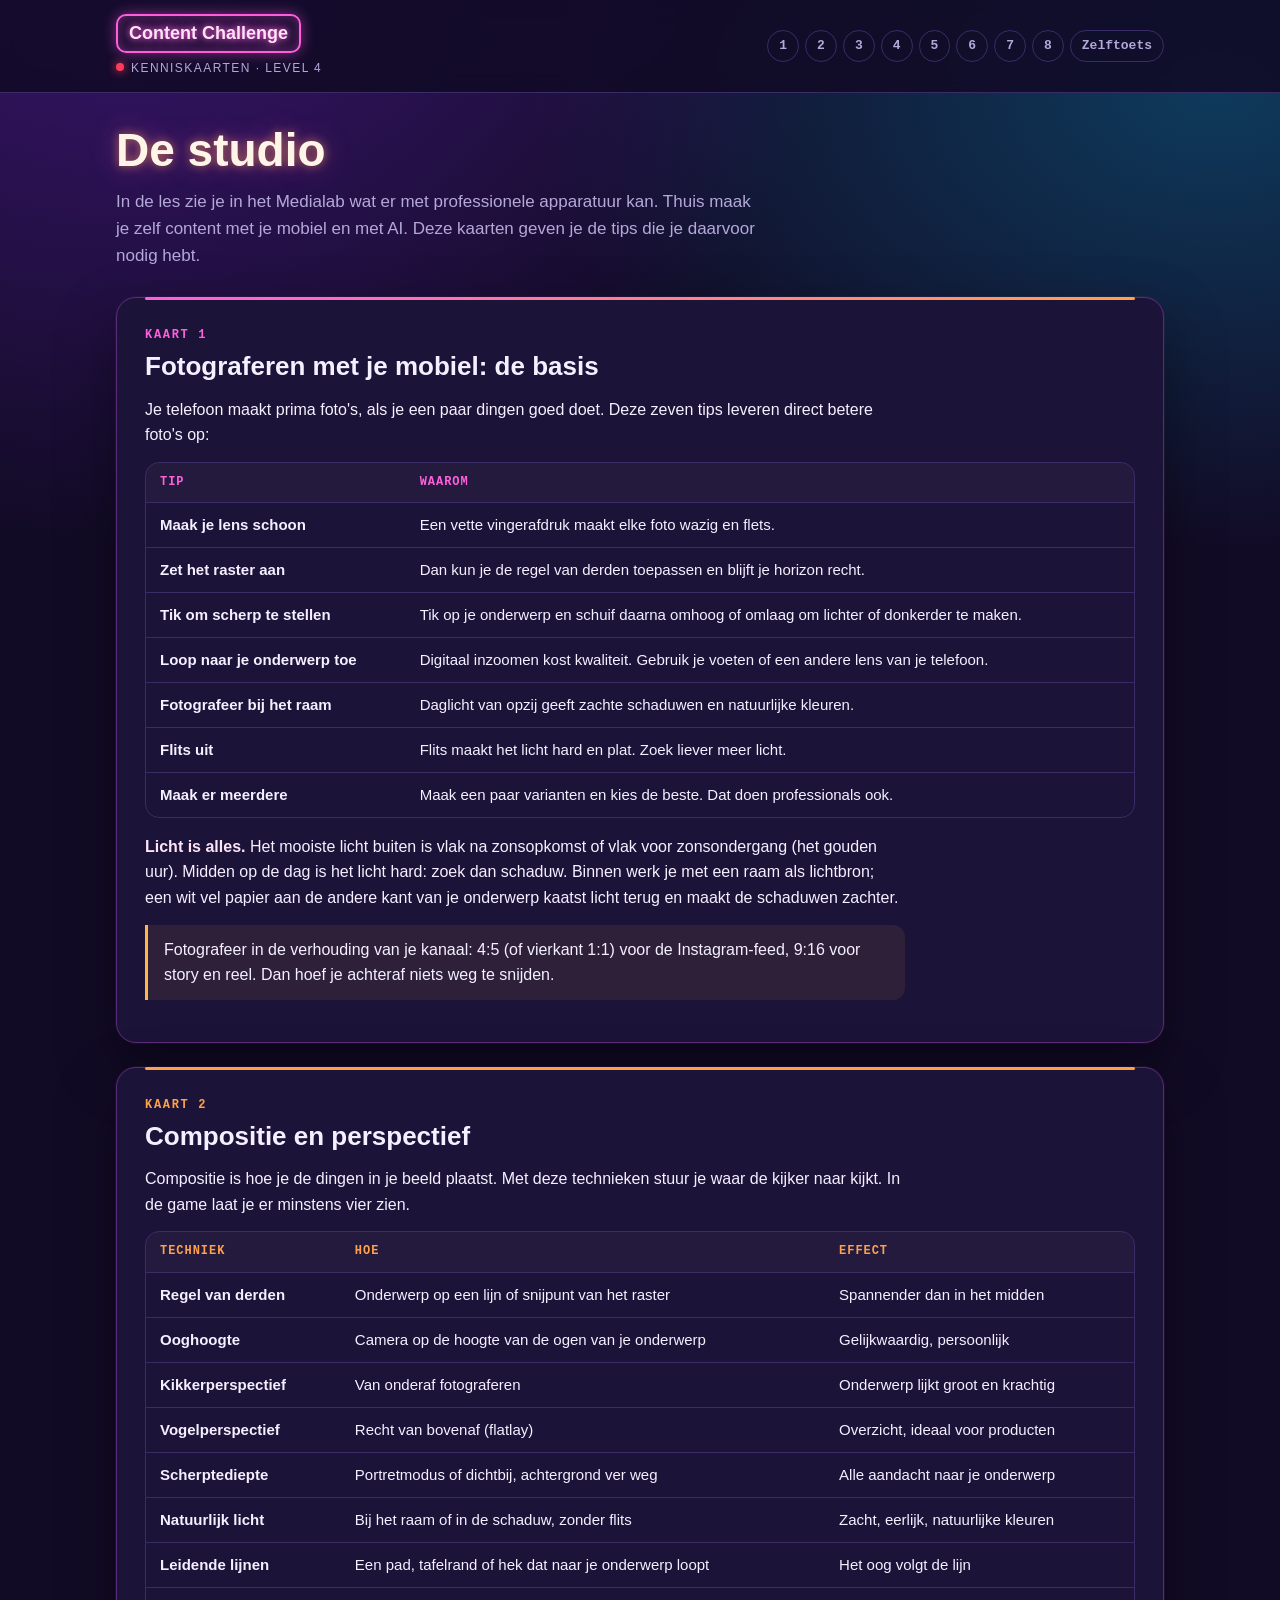
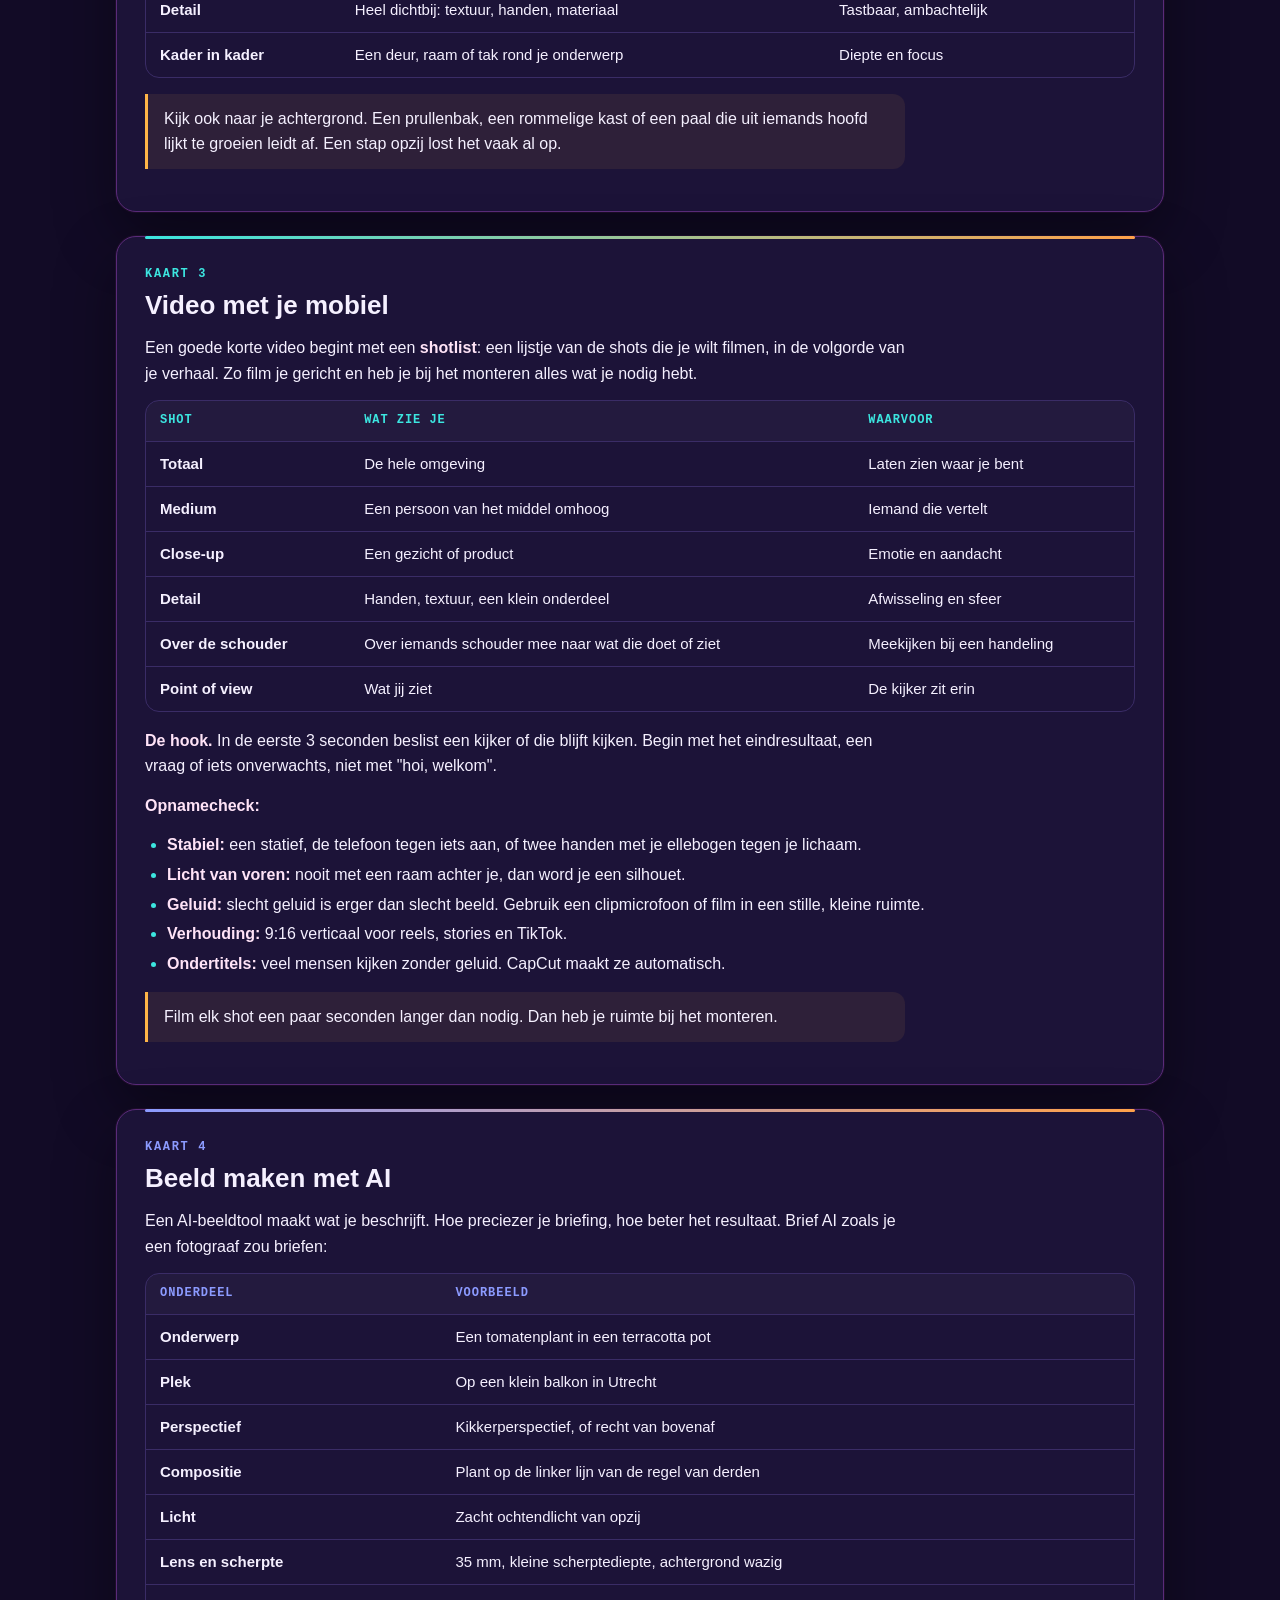
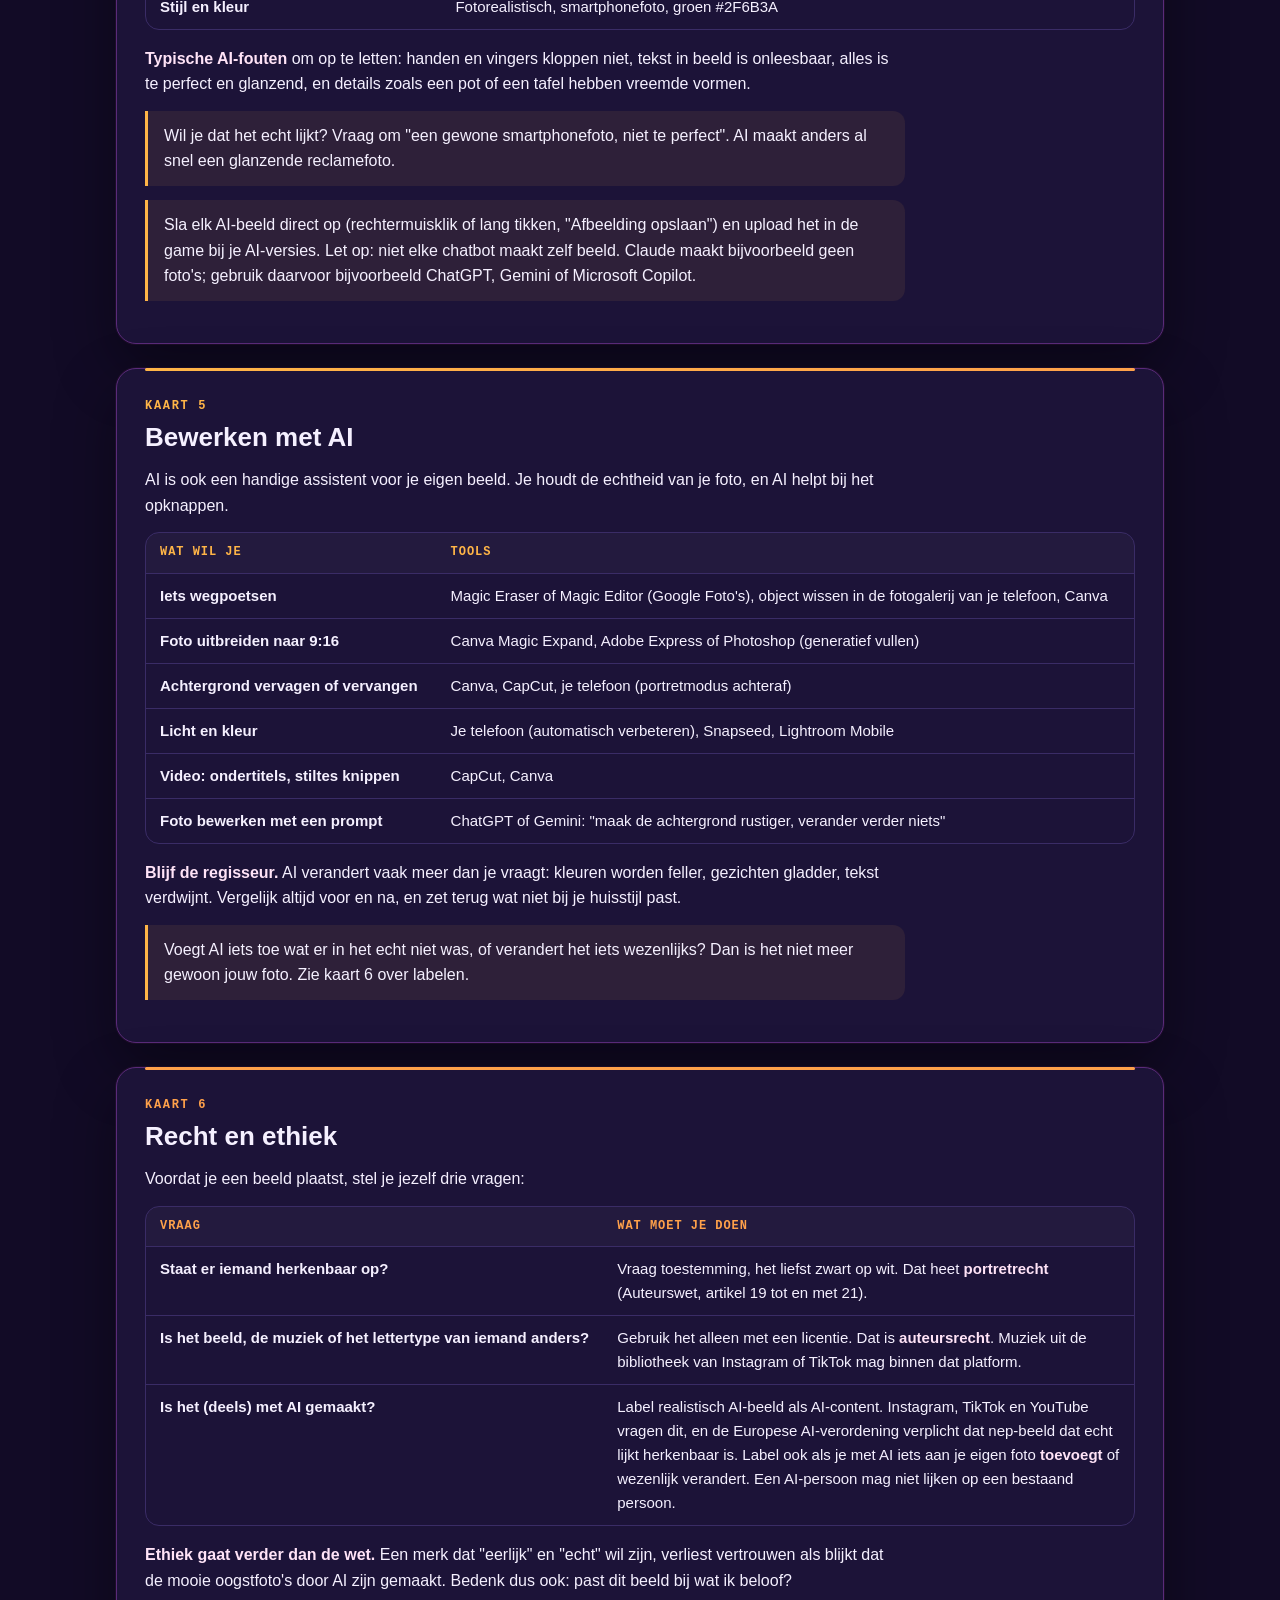
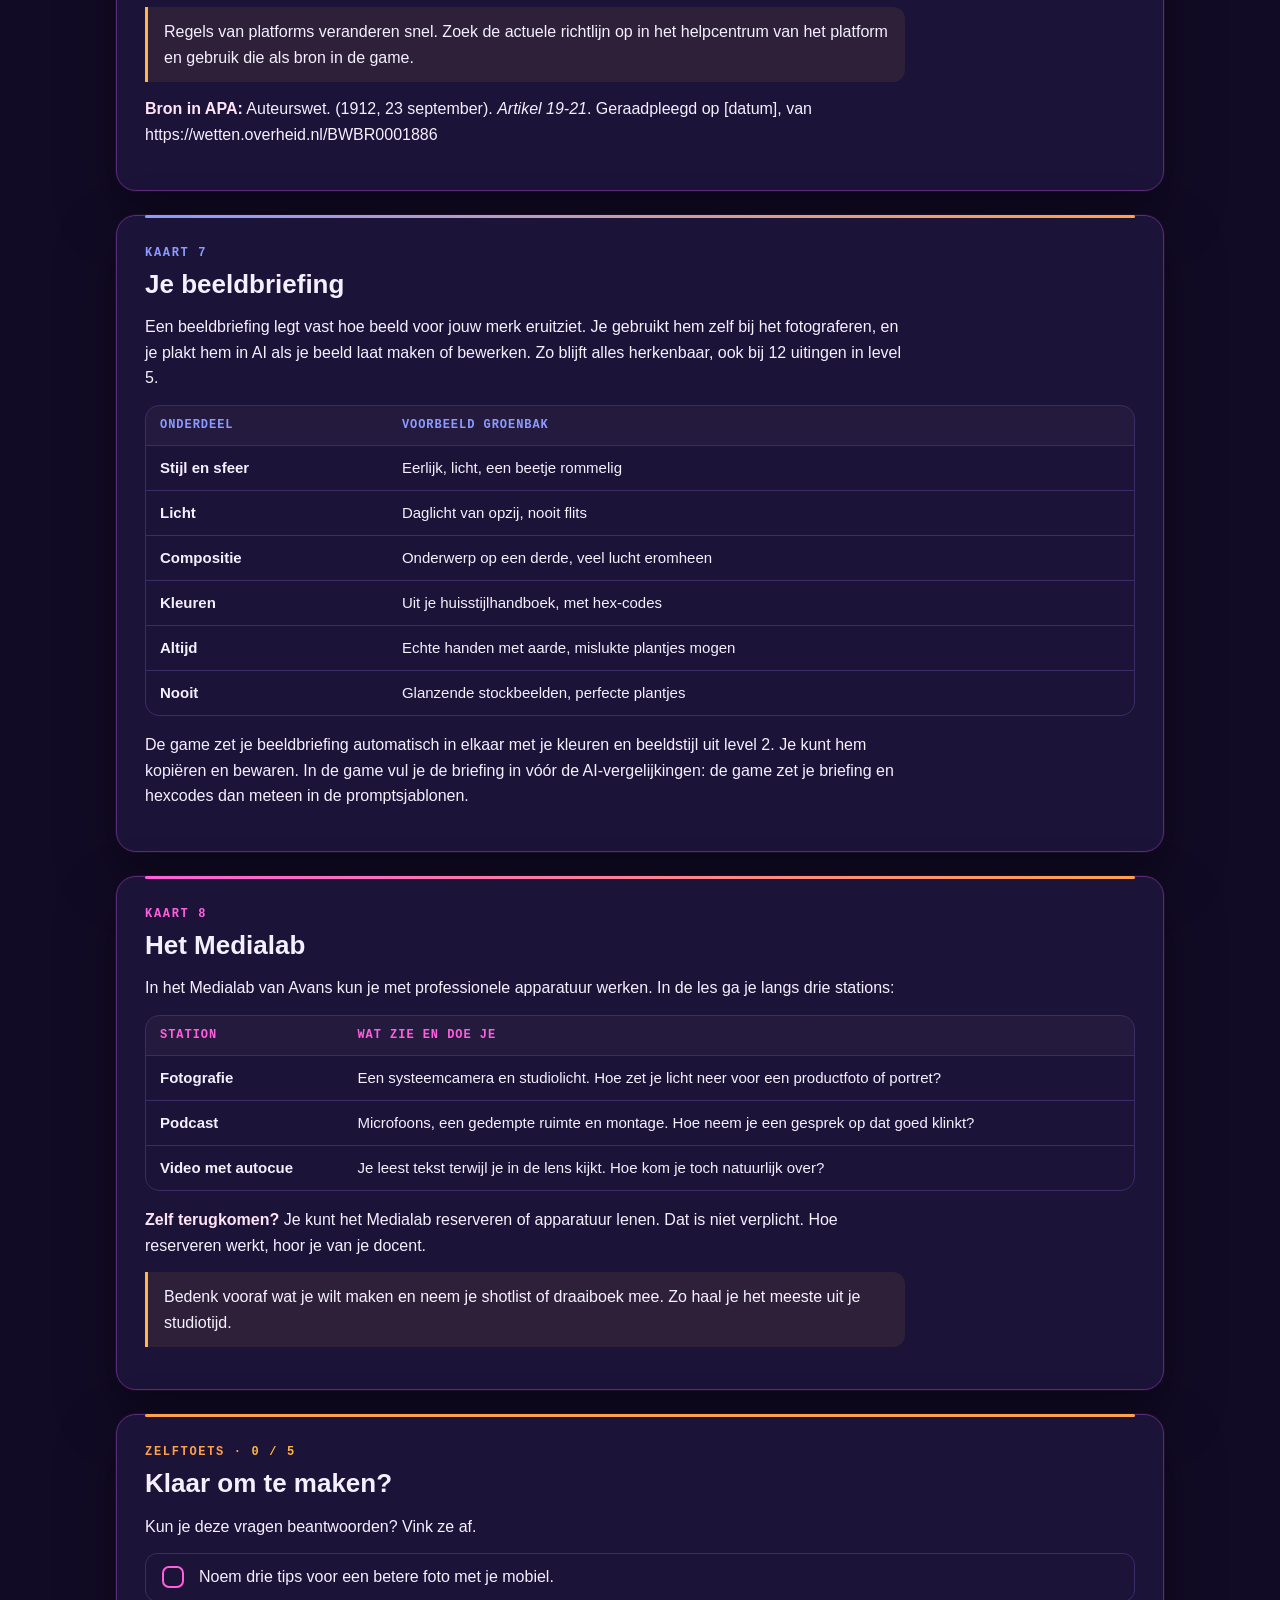
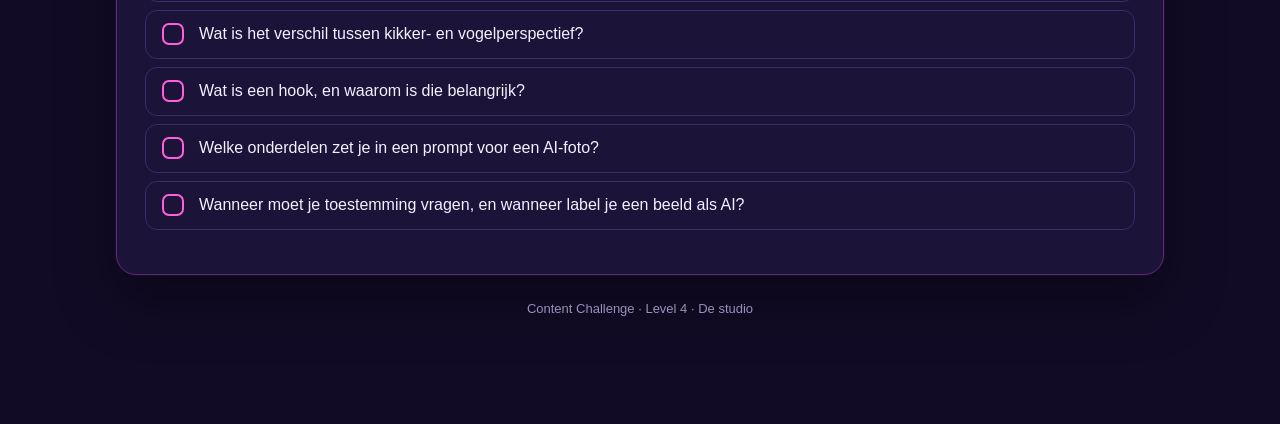
<file: kennis/l4.html>
<!doctype html>
<html lang="nl">
<head>
<meta charset="utf-8">
<meta name="robots" content="noindex, nofollow, noarchive, nosnippet, noimageindex">
<meta name="referrer" content="no-referrer">
<meta http-equiv="Content-Security-Policy" content="default-src 'self'; script-src 'unsafe-inline'; style-src 'self' 'unsafe-inline' https://fonts.googleapis.com; font-src https://fonts.gstatic.com data:; img-src 'self' data:; connect-src 'none'; object-src 'none'; base-uri 'none'; form-action 'none'">

<meta name="viewport" content="width=device-width,initial-scale=1">
<title>Kenniskaarten Level 4</title>
<link rel="preconnect" href="https://fonts.googleapis.com">
<link rel="preconnect" href="https://fonts.gstatic.com" crossorigin>
<link rel="stylesheet" href="https://fonts.googleapis.com/css2?family=Unbounded:wght@500;700;800&family=Manrope:wght@400;500;700;800&family=JetBrains+Mono:wght@500;700&display=swap">
<style>
/* Neon Live, dezelfde stijl als de game: altijd donker, magenta naar oranje, ON AIR-logo. */
:root,:root:not([data-theme="light"]),:root[data-theme="dark"],:root[data-theme="light"]{
 --paper:#120B26;--card:#1C1338;--ink:#F5F0FF;--muted:#B4A8D9;--line:#3A2C66;
 --pink:#FF5FDC;--orange:#FFA14A;--gold:#FFB547;--cyan:#3CE6E0;--violet:#8C9BFF;--green:#3CF0A0;
 --f-display:"Unbounded","Trebuchet MS",sans-serif;--f-body:"Manrope","Segoe UI",sans-serif;--f-mono:"JetBrains Mono",ui-monospace,monospace;color-scheme:dark}
*{box-sizing:border-box}
body{margin:0;font-family:var(--f-body);color:var(--ink);line-height:1.6;font-size:16px;
 background:radial-gradient(ellipse at 10% -10%,#3B1670 0,transparent 45%),radial-gradient(ellipse at 95% 10%,#0E3A5C 0,transparent 40%),var(--paper);background-attachment:fixed;min-height:100vh}
.top{position:sticky;top:0;z-index:5;background:rgba(18,11,38,.88);backdrop-filter:blur(10px);border-bottom:1px solid var(--line)}
.top-in{max-width:1080px;margin:0 auto;padding:14px 16px;display:flex;align-items:center;gap:16px;flex-wrap:wrap}
.logo b{display:inline-block;font-family:var(--f-display);font-weight:800;font-size:18px;color:#FFE3F7;text-shadow:0 0 6px var(--pink),0 0 18px var(--pink);border:2px solid var(--pink);border-radius:10px;padding:3px 11px;box-shadow:0 0 14px rgba(255,95,220,.45),inset 0 0 12px rgba(255,95,220,.35)}
.logo span{display:block;font-size:12px;letter-spacing:.12em;text-transform:uppercase;color:var(--muted);margin-top:6px}
.logo span::before{content:"";display:inline-block;width:8px;height:8px;border-radius:50%;background:#FF3B5C;margin-right:7px;box-shadow:0 0 10px #FF3B5C;vertical-align:1px}
@media (prefers-reduced-motion:no-preference){.logo span::before{animation:rec 1.6s ease-in-out infinite}@keyframes rec{50%{opacity:.25}}}
nav{display:flex;gap:6px;flex-wrap:wrap;margin-left:auto}
nav a{font-family:var(--f-mono);font-size:13px;font-weight:700;color:var(--muted);text-decoration:none;border:1px solid var(--line);border-radius:999px;padding:5px 11px}
nav a:hover,nav a:focus-visible{color:var(--ink);border-color:var(--pink);box-shadow:0 0 12px rgba(255,95,220,.3);outline:none}
main{max-width:1080px;margin:0 auto;padding:32px 16px 80px}
.hero h1{font-family:var(--f-display);font-weight:800;font-size:clamp(28px,5vw,46px);line-height:1.1;margin:0 0 12px;color:#FFF4E8;text-shadow:0 0 10px rgba(255,161,74,.6),0 0 28px rgba(255,95,220,.4)}
.hero p{color:var(--muted);max-width:640px;margin:0 0 28px;font-size:17px}
.card{position:relative;background:var(--card);border:1px solid #5A2B7A;border-radius:20px;padding:28px;margin:0 0 24px;box-shadow:0 0 0 1px rgba(255,95,220,.06),0 24px 60px rgba(0,0,0,.4);scroll-margin-top:110px}
.card::before{content:"";position:absolute;left:28px;right:28px;top:-1px;height:3px;border-radius:3px;background:linear-gradient(90deg,var(--c,var(--pink)),var(--orange))}
.eyebrow{font-family:var(--f-mono);font-size:12px;font-weight:700;letter-spacing:.14em;text-transform:uppercase;color:var(--c,var(--gold))}
.card h2{font-family:var(--f-display);font-weight:700;font-size:clamp(20px,3vw,26px);line-height:1.2;margin:6px 0 14px}
.card p{margin:0 0 14px;max-width:760px}
.card b{color:#FFE3F7}
ol,ul{margin:0 0 16px;padding-left:22px}
li{margin:4px 0}
li::marker{color:var(--c,var(--pink));font-weight:700}
.tbl{overflow-x:auto;margin:0 0 16px;border:1px solid var(--line);border-radius:14px}
table{border-collapse:collapse;width:100%;min-width:520px;font-size:15px}
th{font-family:var(--f-mono);font-size:12px;letter-spacing:.08em;text-transform:uppercase;text-align:left;color:var(--c,var(--gold));background:rgba(255,255,255,.03);padding:10px 14px}
td{padding:10px 14px;border-top:1px solid var(--line);vertical-align:top}
td:first-child{font-weight:700;white-space:nowrap}
.cycle{display:grid;grid-template-columns:repeat(4,minmax(0,1fr));gap:12px;margin:0 0 16px}
.cycle>div{border:1px solid var(--line);border-radius:14px;padding:14px;background:rgba(255,255,255,.02)}
.cycle .L{font-family:var(--f-display);font-weight:800;font-size:30px;line-height:1;color:var(--pink);text-shadow:0 0 14px rgba(255,95,220,.6)}
.cycle .t{font-weight:800;margin:8px 0 2px}
.cycle .d{font-size:14px;color:var(--muted)}
.duo{display:grid;grid-template-columns:1fr 1fr;gap:12px;margin:0 0 16px}
.duo div{border:1px solid var(--line);border-radius:14px;padding:14px 16px}
.duo .bad{border-color:#6A2A44;background:rgba(255,107,129,.06)}
.duo .good{border-color:#1F5A47;background:rgba(60,240,160,.06)}
.duo h3{font-family:var(--f-mono);font-size:13px;letter-spacing:.08em;text-transform:uppercase;margin:0 0 6px}
.duo .bad h3{color:#FF8FA1}.duo .good h3{color:var(--green)}
.tip{border-left:3px solid var(--gold);background:rgba(255,181,71,.08);border-radius:0 12px 12px 0;padding:12px 16px;margin:0 0 14px;max-width:760px}
.check{list-style:none;padding:0}
.check label{display:flex;gap:12px;align-items:flex-start;padding:10px 12px;border:1px solid var(--line);border-radius:12px;margin:0 0 8px;cursor:pointer}
.check input{appearance:none;flex:none;width:22px;height:22px;border:2px solid var(--pink);border-radius:7px;margin-top:2px;display:grid;place-content:center;cursor:pointer}
.check input:checked{background:linear-gradient(135deg,var(--pink),var(--orange));box-shadow:0 0 12px rgba(255,95,220,.5)}
.check input:checked::after{content:"✓";color:#1A0B2E;font-weight:800;font-size:14px}
.check input:focus-visible{outline:2px solid var(--cyan);outline-offset:2px}
.score{font-family:var(--f-mono);font-weight:700;color:var(--gold)}
footer{color:var(--muted);font-size:13px;text-align:center;padding-bottom:24px}
@media (max-width:520px){.cycle{grid-template-columns:1fr!important}}
@media (max-width:700px){.cycle{grid-template-columns:repeat(2,minmax(0,1fr))}.duo{grid-template-columns:1fr}.card{padding:22px 18px}.card::before{left:18px;right:18px}nav{margin-left:0}}
.sw{display:grid;grid-template-columns:repeat(5,minmax(0,1fr));gap:10px;margin:0 0 16px}
.sw div{border-radius:12px;padding:44px 10px 10px;font-size:13px;font-weight:700;border:1px solid var(--line)}
.ct{display:grid;grid-template-columns:repeat(3,minmax(0,1fr));gap:10px;margin:0 0 16px}
.ct div{border-radius:12px;padding:14px;font-weight:700;border:1px solid var(--line)}
.ct small{display:block;font-family:var(--f-mono);font-size:12px;font-weight:700;margin-top:6px}
.chip{display:inline-block;font-family:var(--f-mono);font-size:12px;font-weight:700;border-radius:999px;padding:2px 9px;margin-left:6px;vertical-align:1px}
.chip.ok{background:rgba(60,240,160,.14);color:var(--green)}.chip.no{background:rgba(255,107,129,.14);color:#FF8FA1}.chip.mid{background:rgba(255,181,71,.14);color:var(--gold)}
@media (max-width:520px){table{min-width:0;font-size:14px}td:first-child{white-space:normal}th,td{padding:9px 10px}}
@media (max-width:700px){.sw{grid-template-columns:repeat(2,minmax(0,1fr))}.ct{grid-template-columns:1fr}}
</style>
</head>
<body>
<header class="top"><div class="top-in">
 <div class="logo"><b>Content Challenge</b><span>Kenniskaarten · Level 4</span></div>
 <nav aria-label="Kaarten">
  <a href="#k1">1</a><a href="#k2">2</a><a href="#k3">3</a><a href="#k4">4</a><a href="#k5">5</a><a href="#k6">6</a><a href="#k7">7</a><a href="#k8">8</a><a href="#toets">Zelftoets</a>
 </nav>
</div></header>
<main>
<section class="hero">
 <h1>De studio</h1>
 <p>In de les zie je in het Medialab wat er met professionele apparatuur kan. Thuis maak je zelf content met je mobiel en met AI. Deze kaarten geven je de tips die je daarvoor nodig hebt.</p>
</section>

<article class="card" id="k1" style="--c:var(--pink)">
 <div class="eyebrow">Kaart 1</div>
 <h2>Fotograferen met je mobiel: de basis</h2>
 <p>Je telefoon maakt prima foto's, als je een paar dingen goed doet. Deze zeven tips leveren direct betere foto's op:</p>
 <div class="tbl"><table>
  <tr><th>Tip</th><th>Waarom</th></tr>
  <tr><td>Maak je lens schoon</td><td>Een vette vingerafdruk maakt elke foto wazig en flets.</td></tr>
  <tr><td>Zet het raster aan</td><td>Dan kun je de regel van derden toepassen en blijft je horizon recht.</td></tr>
  <tr><td>Tik om scherp te stellen</td><td>Tik op je onderwerp en schuif daarna omhoog of omlaag om lichter of donkerder te maken.</td></tr>
  <tr><td>Loop naar je onderwerp toe</td><td>Digitaal inzoomen kost kwaliteit. Gebruik je voeten of een andere lens van je telefoon.</td></tr>
  <tr><td>Fotografeer bij het raam</td><td>Daglicht van opzij geeft zachte schaduwen en natuurlijke kleuren.</td></tr>
  <tr><td>Flits uit</td><td>Flits maakt het licht hard en plat. Zoek liever meer licht.</td></tr>
  <tr><td>Maak er meerdere</td><td>Maak een paar varianten en kies de beste. Dat doen professionals ook.</td></tr>
 </table></div>
 <p><b>Licht is alles.</b> Het mooiste licht buiten is vlak na zonsopkomst of vlak voor zonsondergang (het gouden uur). Midden op de dag is het licht hard: zoek dan schaduw. Binnen werk je met een raam als lichtbron; een wit vel papier aan de andere kant van je onderwerp kaatst licht terug en maakt de schaduwen zachter.</p>
 <p class="tip">Fotografeer in de verhouding van je kanaal: 4:5 (of vierkant 1:1) voor de Instagram-feed, 9:16 voor story en reel. Dan hoef je achteraf niets weg te snijden.</p>
</article>

<article class="card" id="k2" style="--c:var(--orange)">
 <div class="eyebrow">Kaart 2</div>
 <h2>Compositie en perspectief</h2>
 <p>Compositie is hoe je de dingen in je beeld plaatst. Met deze technieken stuur je waar de kijker naar kijkt. In de game laat je er minstens vier zien.</p>
 <div class="tbl"><table>
  <tr><th>Techniek</th><th>Hoe</th><th>Effect</th></tr>
  <tr><td>Regel van derden</td><td>Onderwerp op een lijn of snijpunt van het raster</td><td>Spannender dan in het midden</td></tr>
  <tr><td>Ooghoogte</td><td>Camera op de hoogte van de ogen van je onderwerp</td><td>Gelijkwaardig, persoonlijk</td></tr>
  <tr><td>Kikkerperspectief</td><td>Van onderaf fotograferen</td><td>Onderwerp lijkt groot en krachtig</td></tr>
  <tr><td>Vogelperspectief</td><td>Recht van bovenaf (flatlay)</td><td>Overzicht, ideaal voor producten</td></tr>
  <tr><td>Scherptediepte</td><td>Portretmodus of dichtbij, achtergrond ver weg</td><td>Alle aandacht naar je onderwerp</td></tr>
  <tr><td>Natuurlijk licht</td><td>Bij het raam of in de schaduw, zonder flits</td><td>Zacht, eerlijk, natuurlijke kleuren</td></tr>
  <tr><td>Leidende lijnen</td><td>Een pad, tafelrand of hek dat naar je onderwerp loopt</td><td>Het oog volgt de lijn</td></tr>
  <tr><td>Detail</td><td>Heel dichtbij: textuur, handen, materiaal</td><td>Tastbaar, ambachtelijk</td></tr>
  <tr><td>Kader in kader</td><td>Een deur, raam of tak rond je onderwerp</td><td>Diepte en focus</td></tr>
 </table></div>
 <p class="tip">Kijk ook naar je achtergrond. Een prullenbak, een rommelige kast of een paal die uit iemands hoofd lijkt te groeien leidt af. Een stap opzij lost het vaak al op.</p>
</article>

<article class="card" id="k3" style="--c:var(--cyan)">
 <div class="eyebrow">Kaart 3</div>
 <h2>Video met je mobiel</h2>
 <p>Een goede korte video begint met een <b>shotlist</b>: een lijstje van de shots die je wilt filmen, in de volgorde van je verhaal. Zo film je gericht en heb je bij het monteren alles wat je nodig hebt.</p>
 <div class="tbl"><table>
  <tr><th>Shot</th><th>Wat zie je</th><th>Waarvoor</th></tr>
  <tr><td>Totaal</td><td>De hele omgeving</td><td>Laten zien waar je bent</td></tr>
  <tr><td>Medium</td><td>Een persoon van het middel omhoog</td><td>Iemand die vertelt</td></tr>
  <tr><td>Close-up</td><td>Een gezicht of product</td><td>Emotie en aandacht</td></tr>
  <tr><td>Detail</td><td>Handen, textuur, een klein onderdeel</td><td>Afwisseling en sfeer</td></tr>
  <tr><td>Over de schouder</td><td>Over iemands schouder mee naar wat die doet of ziet</td><td>Meekijken bij een handeling</td></tr>
  <tr><td>Point of view</td><td>Wat jij ziet</td><td>De kijker zit erin</td></tr>
 </table></div>
 <p><b>De hook.</b> In de eerste 3 seconden beslist een kijker of die blijft kijken. Begin met het eindresultaat, een vraag of iets onverwachts, niet met "hoi, welkom".</p>
 <p><b>Opnamecheck:</b></p>
 <ul>
  <li><b>Stabiel:</b> een statief, de telefoon tegen iets aan, of twee handen met je ellebogen tegen je lichaam.</li>
  <li><b>Licht van voren:</b> nooit met een raam achter je, dan word je een silhouet.</li>
  <li><b>Geluid:</b> slecht geluid is erger dan slecht beeld. Gebruik een clipmicrofoon of film in een stille, kleine ruimte.</li>
  <li><b>Verhouding:</b> 9:16 verticaal voor reels, stories en TikTok.</li>
  <li><b>Ondertitels:</b> veel mensen kijken zonder geluid. CapCut maakt ze automatisch.</li>
 </ul>
 <p class="tip">Film elk shot een paar seconden langer dan nodig. Dan heb je ruimte bij het monteren.</p>
</article>

<article class="card" id="k4" style="--c:var(--violet)">
 <div class="eyebrow">Kaart 4</div>
 <h2>Beeld maken met AI</h2>
 <p>Een AI-beeldtool maakt wat je beschrijft. Hoe preciezer je briefing, hoe beter het resultaat. Brief AI zoals je een fotograaf zou briefen:</p>
 <div class="tbl"><table>
  <tr><th>Onderdeel</th><th>Voorbeeld</th></tr>
  <tr><td>Onderwerp</td><td>Een tomatenplant in een terracotta pot</td></tr>
  <tr><td>Plek</td><td>Op een klein balkon in Utrecht</td></tr>
  <tr><td>Perspectief</td><td>Kikkerperspectief, of recht van bovenaf</td></tr>
  <tr><td>Compositie</td><td>Plant op de linker lijn van de regel van derden</td></tr>
  <tr><td>Licht</td><td>Zacht ochtendlicht van opzij</td></tr>
  <tr><td>Lens en scherpte</td><td>35 mm, kleine scherptediepte, achtergrond wazig</td></tr>
  <tr><td>Stijl en kleur</td><td>Fotorealistisch, smartphonefoto, groen #2F6B3A</td></tr>
 </table></div>
 <p><b>Typische AI-fouten</b> om op te letten: handen en vingers kloppen niet, tekst in beeld is onleesbaar, alles is te perfect en glanzend, en details zoals een pot of een tafel hebben vreemde vormen.</p>
 <p class="tip">Wil je dat het echt lijkt? Vraag om "een gewone smartphonefoto, niet te perfect". AI maakt anders al snel een glanzende reclamefoto.</p>
 <p class="tip">Sla elk AI-beeld direct op (rechtermuisklik of lang tikken, "Afbeelding opslaan") en upload het in de game bij je AI-versies. Let op: niet elke chatbot maakt zelf beeld. Claude maakt bijvoorbeeld geen foto's; gebruik daarvoor bijvoorbeeld ChatGPT, Gemini of Microsoft Copilot.</p>
</article>

<article class="card" id="k5" style="--c:var(--gold)">
 <div class="eyebrow">Kaart 5</div>
 <h2>Bewerken met AI</h2>
 <p>AI is ook een handige assistent voor je eigen beeld. Je houdt de echtheid van je foto, en AI helpt bij het opknappen.</p>
 <div class="tbl"><table>
  <tr><th>Wat wil je</th><th>Tools</th></tr>
  <tr><td>Iets wegpoetsen</td><td>Magic Eraser of Magic Editor (Google Foto's), object wissen in de fotogalerij van je telefoon, Canva</td></tr>
  <tr><td>Foto uitbreiden naar 9:16</td><td>Canva Magic Expand, Adobe Express of Photoshop (generatief vullen)</td></tr>
  <tr><td>Achtergrond vervagen of vervangen</td><td>Canva, CapCut, je telefoon (portretmodus achteraf)</td></tr>
  <tr><td>Licht en kleur</td><td>Je telefoon (automatisch verbeteren), Snapseed, Lightroom Mobile</td></tr>
  <tr><td>Video: ondertitels, stiltes knippen</td><td>CapCut, Canva</td></tr>
  <tr><td>Foto bewerken met een prompt</td><td>ChatGPT of Gemini: "maak de achtergrond rustiger, verander verder niets"</td></tr>
 </table></div>
 <p><b>Blijf de regisseur.</b> AI verandert vaak meer dan je vraagt: kleuren worden feller, gezichten gladder, tekst verdwijnt. Vergelijk altijd voor en na, en zet terug wat niet bij je huisstijl past.</p>
 <p class="tip">Voegt AI iets toe wat er in het echt niet was, of verandert het iets wezenlijks? Dan is het niet meer gewoon jouw foto. Zie kaart 6 over labelen.</p>
</article>

<article class="card" id="k6" style="--c:var(--orange)">
 <div class="eyebrow">Kaart 6</div>
 <h2>Recht en ethiek</h2>
 <p>Voordat je een beeld plaatst, stel je jezelf drie vragen:</p>
 <div class="tbl"><table>
  <tr><th>Vraag</th><th>Wat moet je doen</th></tr>
  <tr><td>Staat er iemand herkenbaar op?</td><td>Vraag toestemming, het liefst zwart op wit. Dat heet <b>portretrecht</b> (Auteurswet, artikel 19 tot en met 21).</td></tr>
  <tr><td>Is het beeld, de muziek of het lettertype van iemand anders?</td><td>Gebruik het alleen met een licentie. Dat is <b>auteursrecht</b>. Muziek uit de bibliotheek van Instagram of TikTok mag binnen dat platform.</td></tr>
  <tr><td>Is het (deels) met AI gemaakt?</td><td>Label realistisch AI-beeld als AI-content. Instagram, TikTok en YouTube vragen dit, en de Europese AI-verordening verplicht dat nep-beeld dat echt lijkt herkenbaar is. Label ook als je met AI iets aan je eigen foto <b>toevoegt</b> of wezenlijk verandert. Een AI-persoon mag niet lijken op een bestaand persoon.</td></tr>
 </table></div>
 <p><b>Ethiek gaat verder dan de wet.</b> Een merk dat "eerlijk" en "echt" wil zijn, verliest vertrouwen als blijkt dat de mooie oogstfoto's door AI zijn gemaakt. Bedenk dus ook: past dit beeld bij wat ik beloof?</p>
 <p class="tip">Regels van platforms veranderen snel. Zoek de actuele richtlijn op in het helpcentrum van het platform en gebruik die als bron in de game.</p>
 <p><b>Bron in APA:</b> Auteurswet. (1912, 23 september). <i>Artikel 19-21</i>. Geraadpleegd op [datum], van https://wetten.overheid.nl/BWBR0001886</p>
</article>

<article class="card" id="k7" style="--c:var(--violet)">
 <div class="eyebrow">Kaart 7</div>
 <h2>Je beeldbriefing</h2>
 <p>Een beeldbriefing legt vast hoe beeld voor jouw merk eruitziet. Je gebruikt hem zelf bij het fotograferen, en je plakt hem in AI als je beeld laat maken of bewerken. Zo blijft alles herkenbaar, ook bij 12 uitingen in level 5.</p>
 <div class="tbl"><table>
  <tr><th>Onderdeel</th><th>Voorbeeld Groenbak</th></tr>
  <tr><td>Stijl en sfeer</td><td>Eerlijk, licht, een beetje rommelig</td></tr>
  <tr><td>Licht</td><td>Daglicht van opzij, nooit flits</td></tr>
  <tr><td>Compositie</td><td>Onderwerp op een derde, veel lucht eromheen</td></tr>
  <tr><td>Kleuren</td><td>Uit je huisstijlhandboek, met hex-codes</td></tr>
  <tr><td>Altijd</td><td>Echte handen met aarde, mislukte plantjes mogen</td></tr>
  <tr><td>Nooit</td><td>Glanzende stockbeelden, perfecte plantjes</td></tr>
 </table></div>
 <p>De game zet je beeldbriefing automatisch in elkaar met je kleuren en beeldstijl uit level 2. Je kunt hem kopiëren en bewaren. In de game vul je de briefing in vóór de AI-vergelijkingen: de game zet je briefing en hexcodes dan meteen in de promptsjablonen.</p>
</article>

<article class="card" id="k8" style="--c:var(--pink)">
 <div class="eyebrow">Kaart 8</div>
 <h2>Het Medialab</h2>
 <p>In het Medialab van Avans kun je met professionele apparatuur werken. In de les ga je langs drie stations:</p>
 <div class="tbl"><table>
  <tr><th>Station</th><th>Wat zie en doe je</th></tr>
  <tr><td>Fotografie</td><td>Een systeemcamera en studiolicht. Hoe zet je licht neer voor een productfoto of portret?</td></tr>
  <tr><td>Podcast</td><td>Microfoons, een gedempte ruimte en montage. Hoe neem je een gesprek op dat goed klinkt?</td></tr>
  <tr><td>Video met autocue</td><td>Je leest tekst terwijl je in de lens kijkt. Hoe kom je toch natuurlijk over?</td></tr>
 </table></div>
 <p><b>Zelf terugkomen?</b> Je kunt het Medialab reserveren of apparatuur lenen. Dat is niet verplicht. Hoe reserveren werkt, hoor je van je docent.</p>
 <p class="tip">Bedenk vooraf wat je wilt maken en neem je shotlist of draaiboek mee. Zo haal je het meeste uit je studiotijd.</p>
</article>

<article class="card" id="toets" style="--c:var(--orange)">
 <div class="eyebrow">Zelftoets · <span class="score" id="score">0 / 5</span></div>
 <h2>Klaar om te maken?</h2>
 <p>Kun je deze vragen beantwoorden? Vink ze af.</p>
 <ul class="check" id="checks">
  <li><label><input type="checkbox">Noem drie tips voor een betere foto met je mobiel.</label></li>
  <li><label><input type="checkbox">Wat is het verschil tussen kikker- en vogelperspectief?</label></li>
  <li><label><input type="checkbox">Wat is een hook, en waarom is die belangrijk?</label></li>
  <li><label><input type="checkbox">Welke onderdelen zet je in een prompt voor een AI-foto?</label></li>
  <li><label><input type="checkbox">Wanneer moet je toestemming vragen, en wanneer label je een beeld als AI?</label></li>
 </ul>
</article>
<footer>Content Challenge · Level 4 · De studio</footer>
</main>
<script>
(function(){
 var KEY='cc-kaarten-l4', boxes=[].slice.call(document.querySelectorAll('#checks input')), st=[];
 try{st=JSON.parse(localStorage.getItem(KEY)||'[]')}catch(e){}
 function upd(){var n=boxes.filter(function(b){return b.checked}).length;document.getElementById('score').textContent=n+' / '+boxes.length;
  try{localStorage.setItem(KEY,JSON.stringify(boxes.map(function(b){return b.checked})))}catch(e){}}
 boxes.forEach(function(b,i){b.checked=!!st[i];b.addEventListener('change',upd)});upd();
})();
</script>
</body>
</html>
</file>
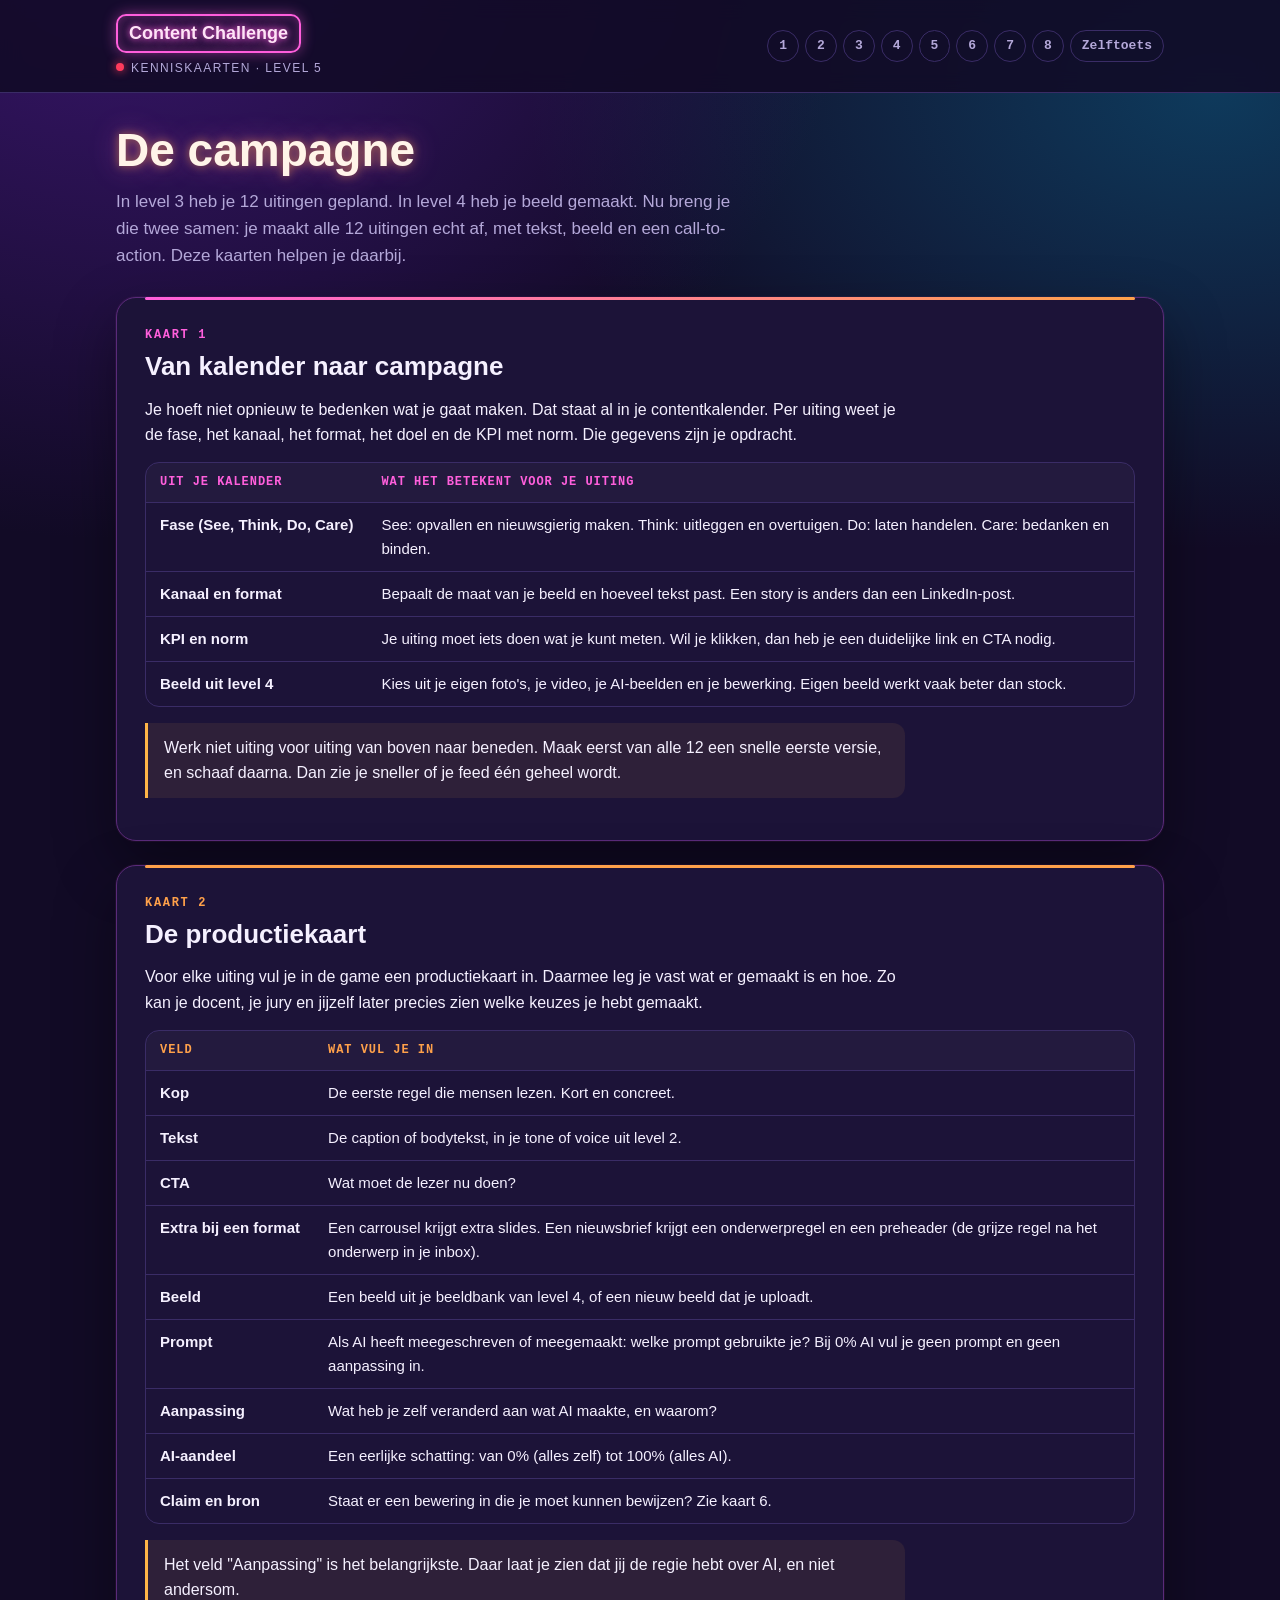
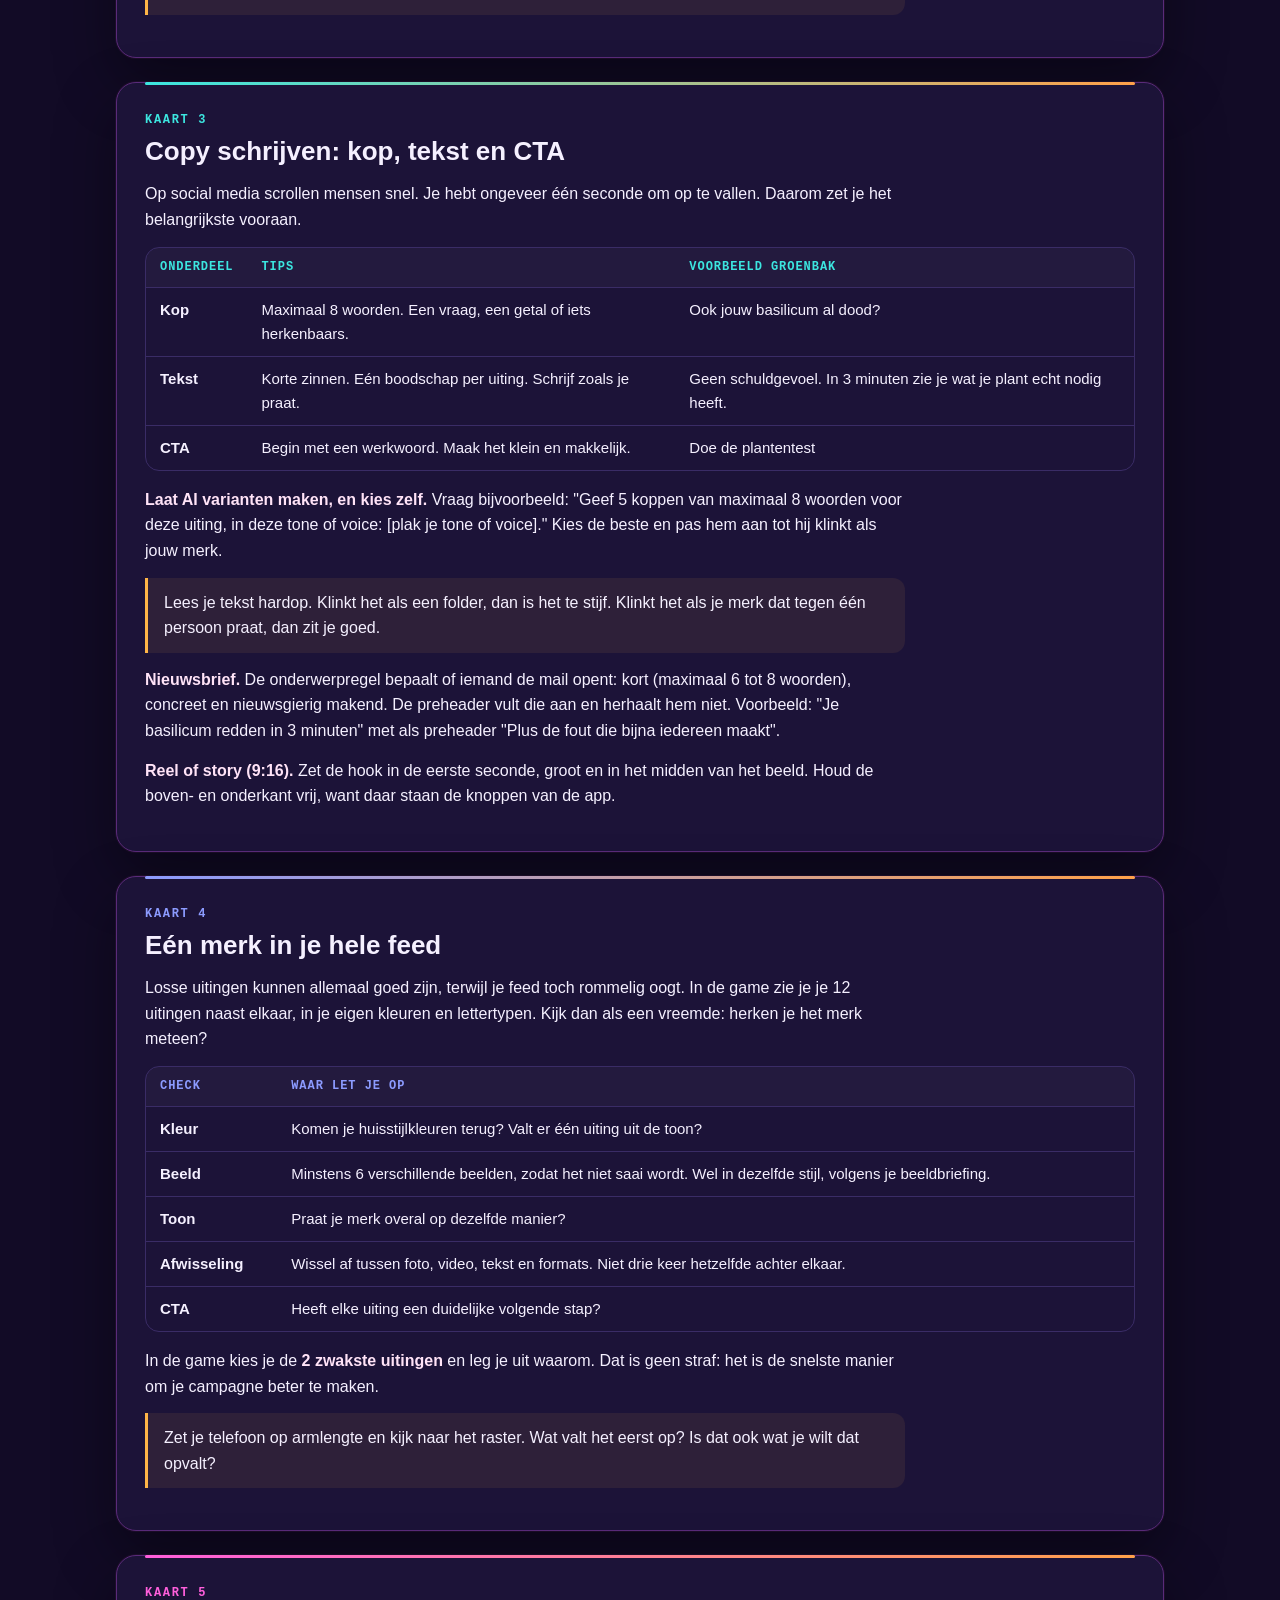
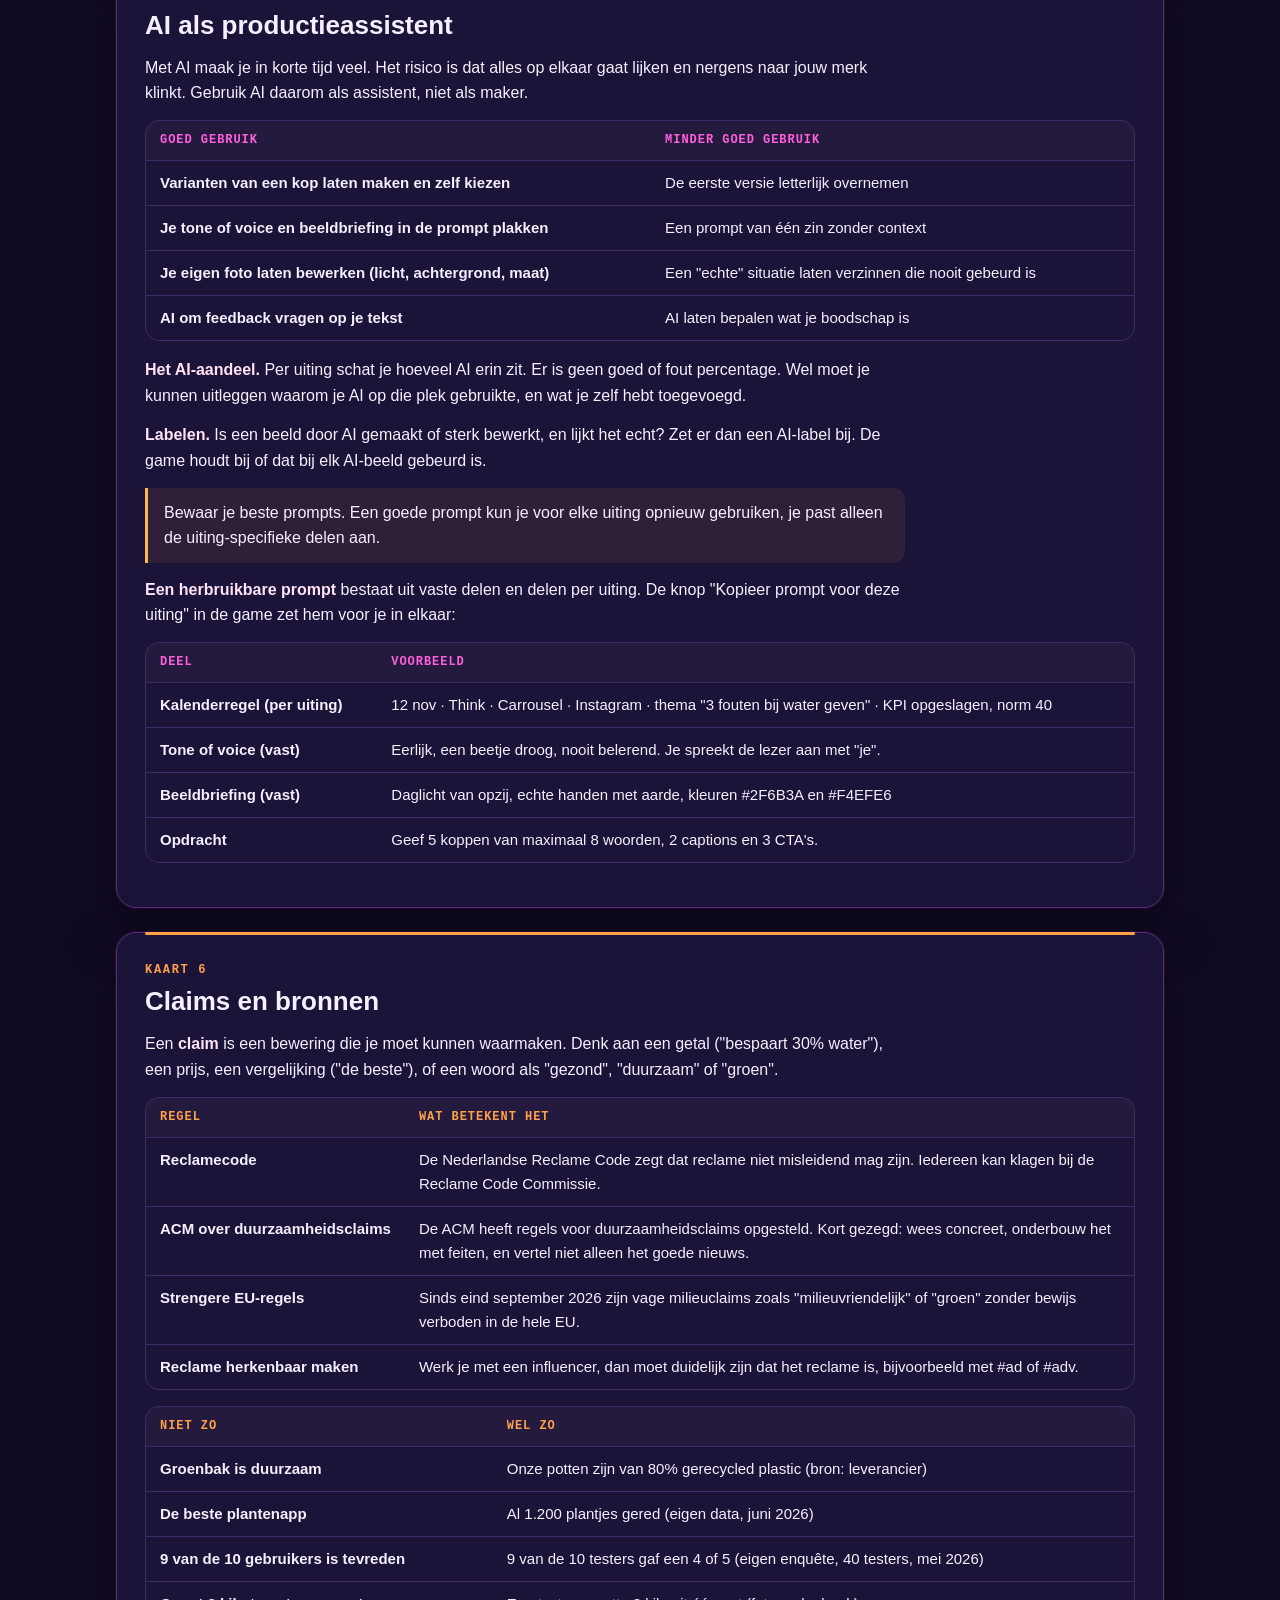
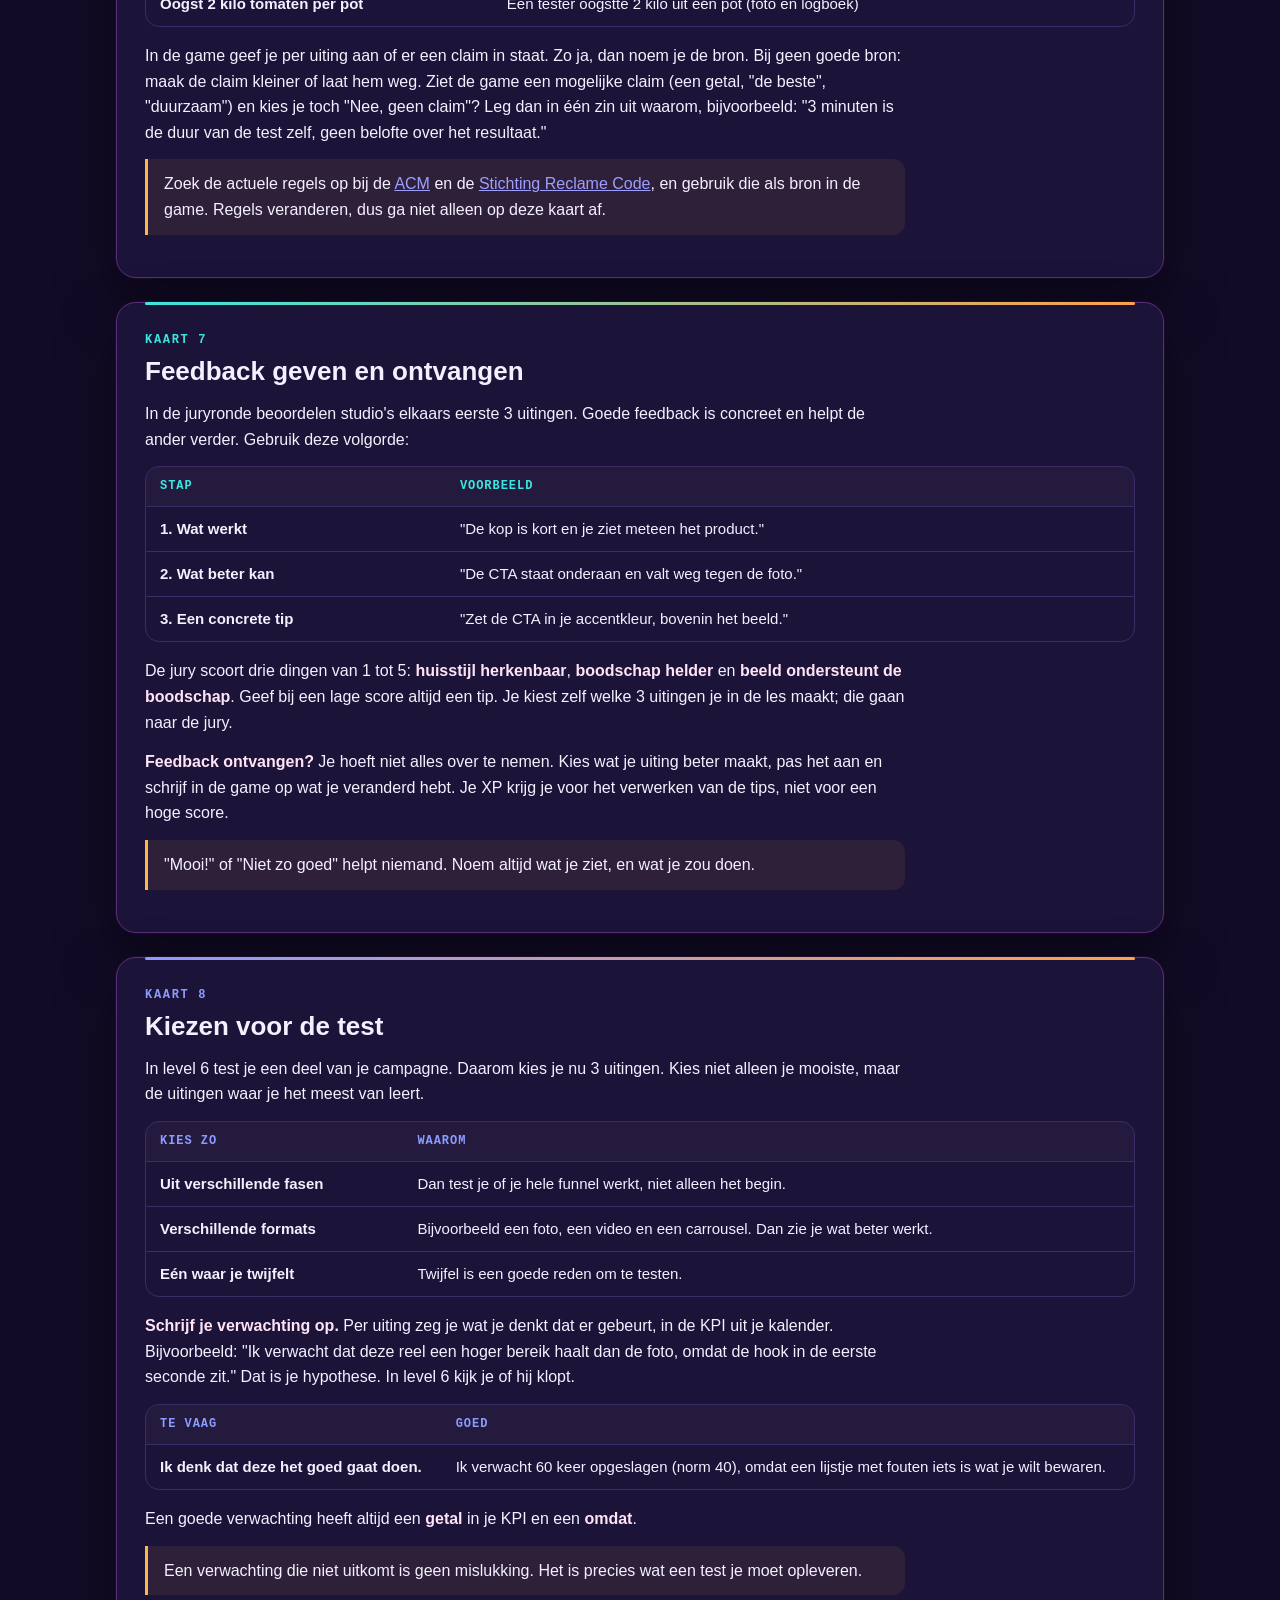
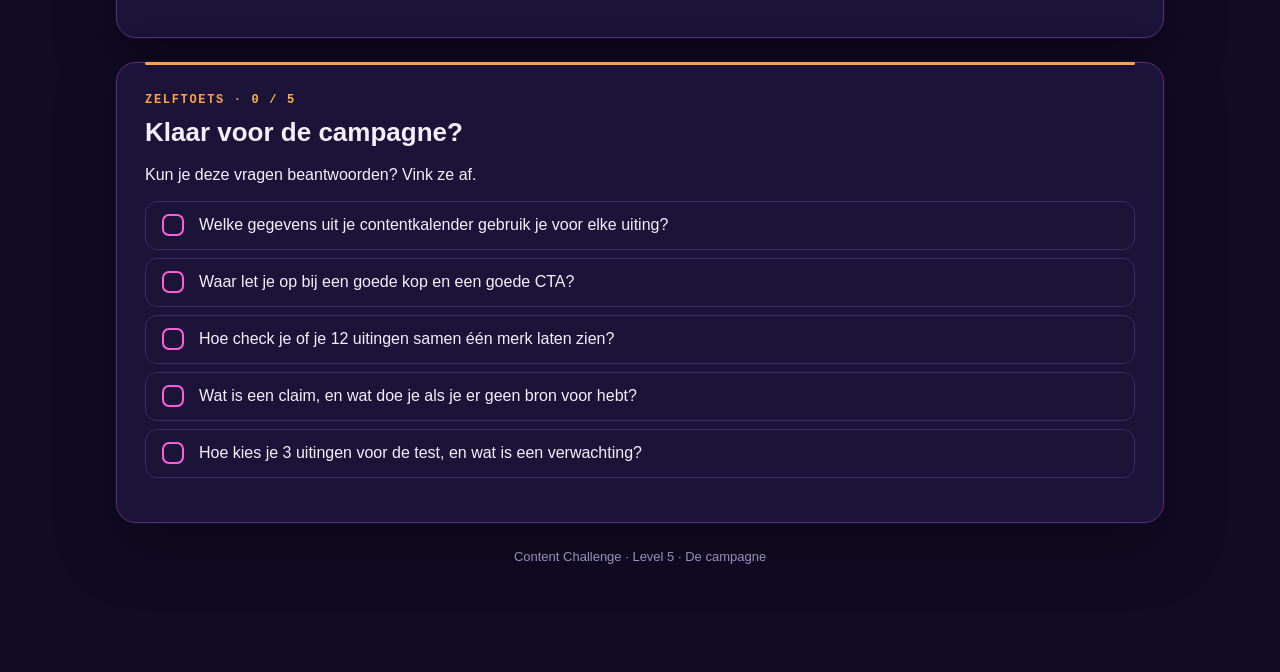
<file: kennis/l5.html>
<!doctype html>
<html lang="nl">
<head>
<meta charset="utf-8">
<meta name="robots" content="noindex, nofollow, noarchive, nosnippet, noimageindex">
<meta name="referrer" content="no-referrer">
<meta http-equiv="Content-Security-Policy" content="default-src 'self'; script-src 'unsafe-inline'; style-src 'self' 'unsafe-inline' https://fonts.googleapis.com; font-src https://fonts.gstatic.com data:; img-src 'self' data:; connect-src 'none'; object-src 'none'; base-uri 'none'; form-action 'none'">

<meta name="viewport" content="width=device-width,initial-scale=1">
<title>Kenniskaarten Level 5</title>
<link rel="preconnect" href="https://fonts.googleapis.com">
<link rel="preconnect" href="https://fonts.gstatic.com" crossorigin>
<link rel="stylesheet" href="https://fonts.googleapis.com/css2?family=Unbounded:wght@500;700;800&family=Manrope:wght@400;500;700;800&family=JetBrains+Mono:wght@500;700&display=swap">
<style>
/* Neon Live, dezelfde stijl als de game: altijd donker, magenta naar oranje, ON AIR-logo. */
:root,:root:not([data-theme="light"]),:root[data-theme="dark"],:root[data-theme="light"]{
 --paper:#120B26;--card:#1C1338;--ink:#F5F0FF;--muted:#B4A8D9;--line:#3A2C66;
 --pink:#FF5FDC;--orange:#FFA14A;--gold:#FFB547;--cyan:#3CE6E0;--violet:#8C9BFF;--green:#3CF0A0;
 --f-display:"Unbounded","Trebuchet MS",sans-serif;--f-body:"Manrope","Segoe UI",sans-serif;--f-mono:"JetBrains Mono",ui-monospace,monospace;color-scheme:dark}
*{box-sizing:border-box}
body{margin:0;font-family:var(--f-body);color:var(--ink);line-height:1.6;font-size:16px;
 background:radial-gradient(ellipse at 10% -10%,#3B1670 0,transparent 45%),radial-gradient(ellipse at 95% 10%,#0E3A5C 0,transparent 40%),var(--paper);background-attachment:fixed;min-height:100vh}
.top{position:sticky;top:0;z-index:5;background:rgba(18,11,38,.88);backdrop-filter:blur(10px);border-bottom:1px solid var(--line)}
.top-in{max-width:1080px;margin:0 auto;padding:14px 16px;display:flex;align-items:center;gap:16px;flex-wrap:wrap}
.logo b{display:inline-block;font-family:var(--f-display);font-weight:800;font-size:18px;color:#FFE3F7;text-shadow:0 0 6px var(--pink),0 0 18px var(--pink);border:2px solid var(--pink);border-radius:10px;padding:3px 11px;box-shadow:0 0 14px rgba(255,95,220,.45),inset 0 0 12px rgba(255,95,220,.35)}
.logo span{display:block;font-size:12px;letter-spacing:.12em;text-transform:uppercase;color:var(--muted);margin-top:6px}
.logo span::before{content:"";display:inline-block;width:8px;height:8px;border-radius:50%;background:#FF3B5C;margin-right:7px;box-shadow:0 0 10px #FF3B5C;vertical-align:1px}
@media (prefers-reduced-motion:no-preference){.logo span::before{animation:rec 1.6s ease-in-out infinite}@keyframes rec{50%{opacity:.25}}}
nav{display:flex;gap:6px;flex-wrap:wrap;margin-left:auto}
nav a{font-family:var(--f-mono);font-size:13px;font-weight:700;color:var(--muted);text-decoration:none;border:1px solid var(--line);border-radius:999px;padding:5px 11px}
nav a:hover,nav a:focus-visible{color:var(--ink);border-color:var(--pink);box-shadow:0 0 12px rgba(255,95,220,.3);outline:none}
main{max-width:1080px;margin:0 auto;padding:32px 16px 80px}
.hero h1{font-family:var(--f-display);font-weight:800;font-size:clamp(28px,5vw,46px);line-height:1.1;margin:0 0 12px;color:#FFF4E8;text-shadow:0 0 10px rgba(255,161,74,.6),0 0 28px rgba(255,95,220,.4)}
.hero p{color:var(--muted);max-width:640px;margin:0 0 28px;font-size:17px}
.card{position:relative;background:var(--card);border:1px solid #5A2B7A;border-radius:20px;padding:28px;margin:0 0 24px;box-shadow:0 0 0 1px rgba(255,95,220,.06),0 24px 60px rgba(0,0,0,.4);scroll-margin-top:110px}
.card::before{content:"";position:absolute;left:28px;right:28px;top:-1px;height:3px;border-radius:3px;background:linear-gradient(90deg,var(--c,var(--pink)),var(--orange))}
.eyebrow{font-family:var(--f-mono);font-size:12px;font-weight:700;letter-spacing:.14em;text-transform:uppercase;color:var(--c,var(--gold))}
.card h2{font-family:var(--f-display);font-weight:700;font-size:clamp(20px,3vw,26px);line-height:1.2;margin:6px 0 14px}
.card p{margin:0 0 14px;max-width:760px}
.card b{color:#FFE3F7}
ol,ul{margin:0 0 16px;padding-left:22px}
li{margin:4px 0}
li::marker{color:var(--c,var(--pink));font-weight:700}
.tbl{overflow-x:auto;margin:0 0 16px;border:1px solid var(--line);border-radius:14px}
table{border-collapse:collapse;width:100%;min-width:520px;font-size:15px}
th{font-family:var(--f-mono);font-size:12px;letter-spacing:.08em;text-transform:uppercase;text-align:left;color:var(--c,var(--gold));background:rgba(255,255,255,.03);padding:10px 14px}
td{padding:10px 14px;border-top:1px solid var(--line);vertical-align:top}
td:first-child{font-weight:700;white-space:nowrap}
.cycle{display:grid;grid-template-columns:repeat(4,minmax(0,1fr));gap:12px;margin:0 0 16px}
.cycle>div{border:1px solid var(--line);border-radius:14px;padding:14px;background:rgba(255,255,255,.02)}
.cycle .L{font-family:var(--f-display);font-weight:800;font-size:30px;line-height:1;color:var(--pink);text-shadow:0 0 14px rgba(255,95,220,.6)}
.cycle .t{font-weight:800;margin:8px 0 2px}
.cycle .d{font-size:14px;color:var(--muted)}
.duo{display:grid;grid-template-columns:1fr 1fr;gap:12px;margin:0 0 16px}
.duo div{border:1px solid var(--line);border-radius:14px;padding:14px 16px}
.duo .bad{border-color:#6A2A44;background:rgba(255,107,129,.06)}
.duo .good{border-color:#1F5A47;background:rgba(60,240,160,.06)}
.duo h3{font-family:var(--f-mono);font-size:13px;letter-spacing:.08em;text-transform:uppercase;margin:0 0 6px}
.duo .bad h3{color:#FF8FA1}.duo .good h3{color:var(--green)}
.tip{border-left:3px solid var(--gold);background:rgba(255,181,71,.08);border-radius:0 12px 12px 0;padding:12px 16px;margin:0 0 14px;max-width:760px}
.check{list-style:none;padding:0}
.check label{display:flex;gap:12px;align-items:flex-start;padding:10px 12px;border:1px solid var(--line);border-radius:12px;margin:0 0 8px;cursor:pointer}
.check input{appearance:none;flex:none;width:22px;height:22px;border:2px solid var(--pink);border-radius:7px;margin-top:2px;display:grid;place-content:center;cursor:pointer}
.check input:checked{background:linear-gradient(135deg,var(--pink),var(--orange));box-shadow:0 0 12px rgba(255,95,220,.5)}
.check input:checked::after{content:"✓";color:#1A0B2E;font-weight:800;font-size:14px}
.check input:focus-visible{outline:2px solid var(--cyan);outline-offset:2px}
.score{font-family:var(--f-mono);font-weight:700;color:var(--gold)}
footer{color:var(--muted);font-size:13px;text-align:center;padding-bottom:24px}
@media (max-width:520px){.cycle{grid-template-columns:1fr!important}}
@media (max-width:700px){.cycle{grid-template-columns:repeat(2,minmax(0,1fr))}.duo{grid-template-columns:1fr}.card{padding:22px 18px}.card::before{left:18px;right:18px}nav{margin-left:0}}
.sw{display:grid;grid-template-columns:repeat(5,minmax(0,1fr));gap:10px;margin:0 0 16px}
.sw div{border-radius:12px;padding:44px 10px 10px;font-size:13px;font-weight:700;border:1px solid var(--line)}
.ct{display:grid;grid-template-columns:repeat(3,minmax(0,1fr));gap:10px;margin:0 0 16px}
.ct div{border-radius:12px;padding:14px;font-weight:700;border:1px solid var(--line)}
.ct small{display:block;font-family:var(--f-mono);font-size:12px;font-weight:700;margin-top:6px}
.chip{display:inline-block;font-family:var(--f-mono);font-size:12px;font-weight:700;border-radius:999px;padding:2px 9px;margin-left:6px;vertical-align:1px}
.chip.ok{background:rgba(60,240,160,.14);color:var(--green)}.chip.no{background:rgba(255,107,129,.14);color:#FF8FA1}.chip.mid{background:rgba(255,181,71,.14);color:var(--gold)}
@media (max-width:520px){table{min-width:0;font-size:14px}td:first-child{white-space:normal}th,td{padding:9px 10px}}
@media (max-width:700px){.sw{grid-template-columns:repeat(2,minmax(0,1fr))}.ct{grid-template-columns:1fr}}
</style>
</head>
<body>
<header class="top"><div class="top-in">
 <div class="logo"><b>Content Challenge</b><span>Kenniskaarten · Level 5</span></div>
 <nav aria-label="Kaarten">
  <a href="#k1">1</a><a href="#k2">2</a><a href="#k3">3</a><a href="#k4">4</a><a href="#k5">5</a><a href="#k6">6</a><a href="#k7">7</a><a href="#k8">8</a><a href="#toets">Zelftoets</a>
 </nav>
</div></header>
<main>
<section class="hero">
 <h1>De campagne</h1>
 <p>In level 3 heb je 12 uitingen gepland. In level 4 heb je beeld gemaakt. Nu breng je die twee samen: je maakt alle 12 uitingen echt af, met tekst, beeld en een call-to-action. Deze kaarten helpen je daarbij.</p>
</section>

<article class="card" id="k1" style="--c:var(--pink)">
 <div class="eyebrow">Kaart 1</div>
 <h2>Van kalender naar campagne</h2>
 <p>Je hoeft niet opnieuw te bedenken wat je gaat maken. Dat staat al in je contentkalender. Per uiting weet je de fase, het kanaal, het format, het doel en de KPI met norm. Die gegevens zijn je opdracht.</p>
 <div class="tbl"><table>
  <tr><th>Uit je kalender</th><th>Wat het betekent voor je uiting</th></tr>
  <tr><td>Fase (See, Think, Do, Care)</td><td>See: opvallen en nieuwsgierig maken. Think: uitleggen en overtuigen. Do: laten handelen. Care: bedanken en binden.</td></tr>
  <tr><td>Kanaal en format</td><td>Bepaalt de maat van je beeld en hoeveel tekst past. Een story is anders dan een LinkedIn-post.</td></tr>
  <tr><td>KPI en norm</td><td>Je uiting moet iets doen wat je kunt meten. Wil je klikken, dan heb je een duidelijke link en CTA nodig.</td></tr>
  <tr><td>Beeld uit level 4</td><td>Kies uit je eigen foto's, je video, je AI-beelden en je bewerking. Eigen beeld werkt vaak beter dan stock.</td></tr>
 </table></div>
 <p class="tip">Werk niet uiting voor uiting van boven naar beneden. Maak eerst van alle 12 een snelle eerste versie, en schaaf daarna. Dan zie je sneller of je feed één geheel wordt.</p>
</article>

<article class="card" id="k2" style="--c:var(--orange)">
 <div class="eyebrow">Kaart 2</div>
 <h2>De productiekaart</h2>
 <p>Voor elke uiting vul je in de game een productiekaart in. Daarmee leg je vast wat er gemaakt is en hoe. Zo kan je docent, je jury en jijzelf later precies zien welke keuzes je hebt gemaakt.</p>
 <div class="tbl"><table>
  <tr><th>Veld</th><th>Wat vul je in</th></tr>
  <tr><td>Kop</td><td>De eerste regel die mensen lezen. Kort en concreet.</td></tr>
  <tr><td>Tekst</td><td>De caption of bodytekst, in je tone of voice uit level 2.</td></tr>
  <tr><td>CTA</td><td>Wat moet de lezer nu doen?</td></tr>
  <tr><td>Extra bij een format</td><td>Een carrousel krijgt extra slides. Een nieuwsbrief krijgt een onderwerpregel en een preheader (de grijze regel na het onderwerp in je inbox).</td></tr>
  <tr><td>Beeld</td><td>Een beeld uit je beeldbank van level 4, of een nieuw beeld dat je uploadt.</td></tr>
  <tr><td>Prompt</td><td>Als AI heeft meegeschreven of meegemaakt: welke prompt gebruikte je? Bij 0% AI vul je geen prompt en geen aanpassing in.</td></tr>
  <tr><td>Aanpassing</td><td>Wat heb je zelf veranderd aan wat AI maakte, en waarom?</td></tr>
  <tr><td>AI-aandeel</td><td>Een eerlijke schatting: van 0% (alles zelf) tot 100% (alles AI).</td></tr>
  <tr><td>Claim en bron</td><td>Staat er een bewering in die je moet kunnen bewijzen? Zie kaart 6.</td></tr>
 </table></div>
 <p class="tip">Het veld "Aanpassing" is het belangrijkste. Daar laat je zien dat jij de regie hebt over AI, en niet andersom.</p>
</article>

<article class="card" id="k3" style="--c:var(--cyan)">
 <div class="eyebrow">Kaart 3</div>
 <h2>Copy schrijven: kop, tekst en CTA</h2>
 <p>Op social media scrollen mensen snel. Je hebt ongeveer één seconde om op te vallen. Daarom zet je het belangrijkste vooraan.</p>
 <div class="tbl"><table>
  <tr><th>Onderdeel</th><th>Tips</th><th>Voorbeeld Groenbak</th></tr>
  <tr><td>Kop</td><td>Maximaal 8 woorden. Een vraag, een getal of iets herkenbaars.</td><td>Ook jouw basilicum al dood?</td></tr>
  <tr><td>Tekst</td><td>Korte zinnen. Eén boodschap per uiting. Schrijf zoals je praat.</td><td>Geen schuldgevoel. In 3 minuten zie je wat je plant echt nodig heeft.</td></tr>
  <tr><td>CTA</td><td>Begin met een werkwoord. Maak het klein en makkelijk.</td><td>Doe de plantentest</td></tr>
 </table></div>
 <p><b>Laat AI varianten maken, en kies zelf.</b> Vraag bijvoorbeeld: "Geef 5 koppen van maximaal 8 woorden voor deze uiting, in deze tone of voice: [plak je tone of voice]." Kies de beste en pas hem aan tot hij klinkt als jouw merk.</p>
 <p class="tip">Lees je tekst hardop. Klinkt het als een folder, dan is het te stijf. Klinkt het als je merk dat tegen één persoon praat, dan zit je goed.</p>
 <p><b>Nieuwsbrief.</b> De onderwerpregel bepaalt of iemand de mail opent: kort (maximaal 6 tot 8 woorden), concreet en nieuwsgierig makend. De preheader vult die aan en herhaalt hem niet. Voorbeeld: "Je basilicum redden in 3 minuten" met als preheader "Plus de fout die bijna iedereen maakt".</p>
 <p><b>Reel of story (9:16).</b> Zet de hook in de eerste seconde, groot en in het midden van het beeld. Houd de boven- en onderkant vrij, want daar staan de knoppen van de app.</p>
</article>

<article class="card" id="k4" style="--c:var(--violet)">
 <div class="eyebrow">Kaart 4</div>
 <h2>Eén merk in je hele feed</h2>
 <p>Losse uitingen kunnen allemaal goed zijn, terwijl je feed toch rommelig oogt. In de game zie je je 12 uitingen naast elkaar, in je eigen kleuren en lettertypen. Kijk dan als een vreemde: herken je het merk meteen?</p>
 <div class="tbl"><table>
  <tr><th>Check</th><th>Waar let je op</th></tr>
  <tr><td>Kleur</td><td>Komen je huisstijlkleuren terug? Valt er één uiting uit de toon?</td></tr>
  <tr><td>Beeld</td><td>Minstens 6 verschillende beelden, zodat het niet saai wordt. Wel in dezelfde stijl, volgens je beeldbriefing.</td></tr>
  <tr><td>Toon</td><td>Praat je merk overal op dezelfde manier?</td></tr>
  <tr><td>Afwisseling</td><td>Wissel af tussen foto, video, tekst en formats. Niet drie keer hetzelfde achter elkaar.</td></tr>
  <tr><td>CTA</td><td>Heeft elke uiting een duidelijke volgende stap?</td></tr>
 </table></div>
 <p>In de game kies je de <b>2 zwakste uitingen</b> en leg je uit waarom. Dat is geen straf: het is de snelste manier om je campagne beter te maken.</p>
 <p class="tip">Zet je telefoon op armlengte en kijk naar het raster. Wat valt het eerst op? Is dat ook wat je wilt dat opvalt?</p>
</article>

<article class="card" id="k5" style="--c:var(--pink)">
 <div class="eyebrow">Kaart 5</div>
 <h2>AI als productieassistent</h2>
 <p>Met AI maak je in korte tijd veel. Het risico is dat alles op elkaar gaat lijken en nergens naar jouw merk klinkt. Gebruik AI daarom als assistent, niet als maker.</p>
 <div class="tbl"><table>
  <tr><th>Goed gebruik</th><th>Minder goed gebruik</th></tr>
  <tr><td>Varianten van een kop laten maken en zelf kiezen</td><td>De eerste versie letterlijk overnemen</td></tr>
  <tr><td>Je tone of voice en beeldbriefing in de prompt plakken</td><td>Een prompt van één zin zonder context</td></tr>
  <tr><td>Je eigen foto laten bewerken (licht, achtergrond, maat)</td><td>Een "echte" situatie laten verzinnen die nooit gebeurd is</td></tr>
  <tr><td>AI om feedback vragen op je tekst</td><td>AI laten bepalen wat je boodschap is</td></tr>
 </table></div>
 <p><b>Het AI-aandeel.</b> Per uiting schat je hoeveel AI erin zit. Er is geen goed of fout percentage. Wel moet je kunnen uitleggen waarom je AI op die plek gebruikte, en wat je zelf hebt toegevoegd.</p>
 <p><b>Labelen.</b> Is een beeld door AI gemaakt of sterk bewerkt, en lijkt het echt? Zet er dan een AI-label bij. De game houdt bij of dat bij elk AI-beeld gebeurd is.</p>
 <p class="tip">Bewaar je beste prompts. Een goede prompt kun je voor elke uiting opnieuw gebruiken, je past alleen de uiting-specifieke delen aan.</p>
 <p><b>Een herbruikbare prompt</b> bestaat uit vaste delen en delen per uiting. De knop "Kopieer prompt voor deze uiting" in de game zet hem voor je in elkaar:</p>
 <div class="tbl"><table>
  <tr><th>Deel</th><th>Voorbeeld</th></tr>
  <tr><td>Kalenderregel (per uiting)</td><td>12 nov · Think · Carrousel · Instagram · thema "3 fouten bij water geven" · KPI opgeslagen, norm 40</td></tr>
  <tr><td>Tone of voice (vast)</td><td>Eerlijk, een beetje droog, nooit belerend. Je spreekt de lezer aan met "je".</td></tr>
  <tr><td>Beeldbriefing (vast)</td><td>Daglicht van opzij, echte handen met aarde, kleuren #2F6B3A en #F4EFE6</td></tr>
  <tr><td>Opdracht</td><td>Geef 5 koppen van maximaal 8 woorden, 2 captions en 3 CTA's.</td></tr>
 </table></div>
</article>

<article class="card" id="k6" style="--c:var(--orange)">
 <div class="eyebrow">Kaart 6</div>
 <h2>Claims en bronnen</h2>
 <p>Een <b>claim</b> is een bewering die je moet kunnen waarmaken. Denk aan een getal ("bespaart 30% water"), een prijs, een vergelijking ("de beste"), of een woord als "gezond", "duurzaam" of "groen".</p>
 <div class="tbl"><table>
  <tr><th>Regel</th><th>Wat betekent het</th></tr>
  <tr><td>Reclamecode</td><td>De Nederlandse Reclame Code zegt dat reclame niet misleidend mag zijn. Iedereen kan klagen bij de Reclame Code Commissie.</td></tr>
  <tr><td>ACM over duurzaamheidsclaims</td><td>De ACM heeft regels voor duurzaamheidsclaims opgesteld. Kort gezegd: wees concreet, onderbouw het met feiten, en vertel niet alleen het goede nieuws.</td></tr>
  <tr><td>Strengere EU-regels</td><td>Sinds eind september 2026 zijn vage milieuclaims zoals "milieuvriendelijk" of "groen" zonder bewijs verboden in de hele EU.</td></tr>
  <tr><td>Reclame herkenbaar maken</td><td>Werk je met een influencer, dan moet duidelijk zijn dat het reclame is, bijvoorbeeld met #ad of #adv.</td></tr>
 </table></div>
 <div class="tbl"><table>
  <tr><th>Niet zo</th><th>Wel zo</th></tr>
  <tr><td>Groenbak is duurzaam</td><td>Onze potten zijn van 80% gerecycled plastic (bron: leverancier)</td></tr>
  <tr><td>De beste plantenapp</td><td>Al 1.200 plantjes gered (eigen data, juni 2026)</td></tr>
  <tr><td>9 van de 10 gebruikers is tevreden</td><td>9 van de 10 testers gaf een 4 of 5 (eigen enquête, 40 testers, mei 2026)</td></tr>
  <tr><td>Oogst 2 kilo tomaten per pot</td><td>Een tester oogstte 2 kilo uit één pot (foto en logboek)</td></tr>
 </table></div>
 <p>In de game geef je per uiting aan of er een claim in staat. Zo ja, dan noem je de bron. Bij geen goede bron: maak de claim kleiner of laat hem weg. Ziet de game een mogelijke claim (een getal, "de beste", "duurzaam") en kies je toch "Nee, geen claim"? Leg dan in één zin uit waarom, bijvoorbeeld: "3 minuten is de duur van de test zelf, geen belofte over het resultaat."</p>
 <p class="tip">Zoek de actuele regels op bij de <a href="https://www.acm.nl/nl/onderwerpen/verkoop-aan-consumenten/eerlijke-handelspraktijken/duurzaamheidsclaims" target="_blank" rel="noopener">ACM</a> en de <a href="https://www.reclamecode.nl" target="_blank" rel="noopener">Stichting Reclame Code</a>, en gebruik die als bron in de game. Regels veranderen, dus ga niet alleen op deze kaart af.</p>
</article>

<article class="card" id="k7" style="--c:var(--cyan)">
 <div class="eyebrow">Kaart 7</div>
 <h2>Feedback geven en ontvangen</h2>
 <p>In de juryronde beoordelen studio's elkaars eerste 3 uitingen. Goede feedback is concreet en helpt de ander verder. Gebruik deze volgorde:</p>
 <div class="tbl"><table>
  <tr><th>Stap</th><th>Voorbeeld</th></tr>
  <tr><td>1. Wat werkt</td><td>"De kop is kort en je ziet meteen het product."</td></tr>
  <tr><td>2. Wat beter kan</td><td>"De CTA staat onderaan en valt weg tegen de foto."</td></tr>
  <tr><td>3. Een concrete tip</td><td>"Zet de CTA in je accentkleur, bovenin het beeld."</td></tr>
 </table></div>
 <p>De jury scoort drie dingen van 1 tot 5: <b>huisstijl herkenbaar</b>, <b>boodschap helder</b> en <b>beeld ondersteunt de boodschap</b>. Geef bij een lage score altijd een tip. Je kiest zelf welke 3 uitingen je in de les maakt; die gaan naar de jury.</p>
 <p><b>Feedback ontvangen?</b> Je hoeft niet alles over te nemen. Kies wat je uiting beter maakt, pas het aan en schrijf in de game op wat je veranderd hebt. Je XP krijg je voor het verwerken van de tips, niet voor een hoge score.</p>
 <p class="tip">"Mooi!" of "Niet zo goed" helpt niemand. Noem altijd wat je ziet, en wat je zou doen.</p>
</article>

<article class="card" id="k8" style="--c:var(--violet)">
 <div class="eyebrow">Kaart 8</div>
 <h2>Kiezen voor de test</h2>
 <p>In level 6 test je een deel van je campagne. Daarom kies je nu 3 uitingen. Kies niet alleen je mooiste, maar de uitingen waar je het meest van leert.</p>
 <div class="tbl"><table>
  <tr><th>Kies zo</th><th>Waarom</th></tr>
  <tr><td>Uit verschillende fasen</td><td>Dan test je of je hele funnel werkt, niet alleen het begin.</td></tr>
  <tr><td>Verschillende formats</td><td>Bijvoorbeeld een foto, een video en een carrousel. Dan zie je wat beter werkt.</td></tr>
  <tr><td>Eén waar je twijfelt</td><td>Twijfel is een goede reden om te testen.</td></tr>
 </table></div>
 <p><b>Schrijf je verwachting op.</b> Per uiting zeg je wat je denkt dat er gebeurt, in de KPI uit je kalender. Bijvoorbeeld: "Ik verwacht dat deze reel een hoger bereik haalt dan de foto, omdat de hook in de eerste seconde zit." Dat is je hypothese. In level 6 kijk je of hij klopt.</p>
 <div class="tbl"><table>
  <tr><th>Te vaag</th><th>Goed</th></tr>
  <tr><td>Ik denk dat deze het goed gaat doen.</td><td>Ik verwacht 60 keer opgeslagen (norm 40), omdat een lijstje met fouten iets is wat je wilt bewaren.</td></tr>
 </table></div>
 <p>Een goede verwachting heeft altijd een <b>getal</b> in je KPI en een <b>omdat</b>.</p>
 <p class="tip">Een verwachting die niet uitkomt is geen mislukking. Het is precies wat een test je moet opleveren.</p>
</article>

<article class="card" id="toets" style="--c:var(--orange)">
 <div class="eyebrow">Zelftoets · <span class="score" id="score">0 / 5</span></div>
 <h2>Klaar voor de campagne?</h2>
 <p>Kun je deze vragen beantwoorden? Vink ze af.</p>
 <ul class="check" id="checks">
  <li><label><input type="checkbox">Welke gegevens uit je contentkalender gebruik je voor elke uiting?</label></li>
  <li><label><input type="checkbox">Waar let je op bij een goede kop en een goede CTA?</label></li>
  <li><label><input type="checkbox">Hoe check je of je 12 uitingen samen één merk laten zien?</label></li>
  <li><label><input type="checkbox">Wat is een claim, en wat doe je als je er geen bron voor hebt?</label></li>
  <li><label><input type="checkbox">Hoe kies je 3 uitingen voor de test, en wat is een verwachting?</label></li>
 </ul>
</article>
<footer>Content Challenge · Level 5 · De campagne</footer>
</main>
<script>
(function(){
 var KEY='cc-kaarten-l5', boxes=[].slice.call(document.querySelectorAll('#checks input')), st=[];
 try{st=JSON.parse(localStorage.getItem(KEY)||'[]')}catch(e){}
 function upd(){var n=boxes.filter(function(b){return b.checked}).length;document.getElementById('score').textContent=n+' / '+boxes.length;
  try{localStorage.setItem(KEY,JSON.stringify(boxes.map(function(b){return b.checked})))}catch(e){}}
 boxes.forEach(function(b,i){b.checked=!!st[i];b.addEventListener('change',upd)});upd();
})();
</script>
</body>
</html>
</file>
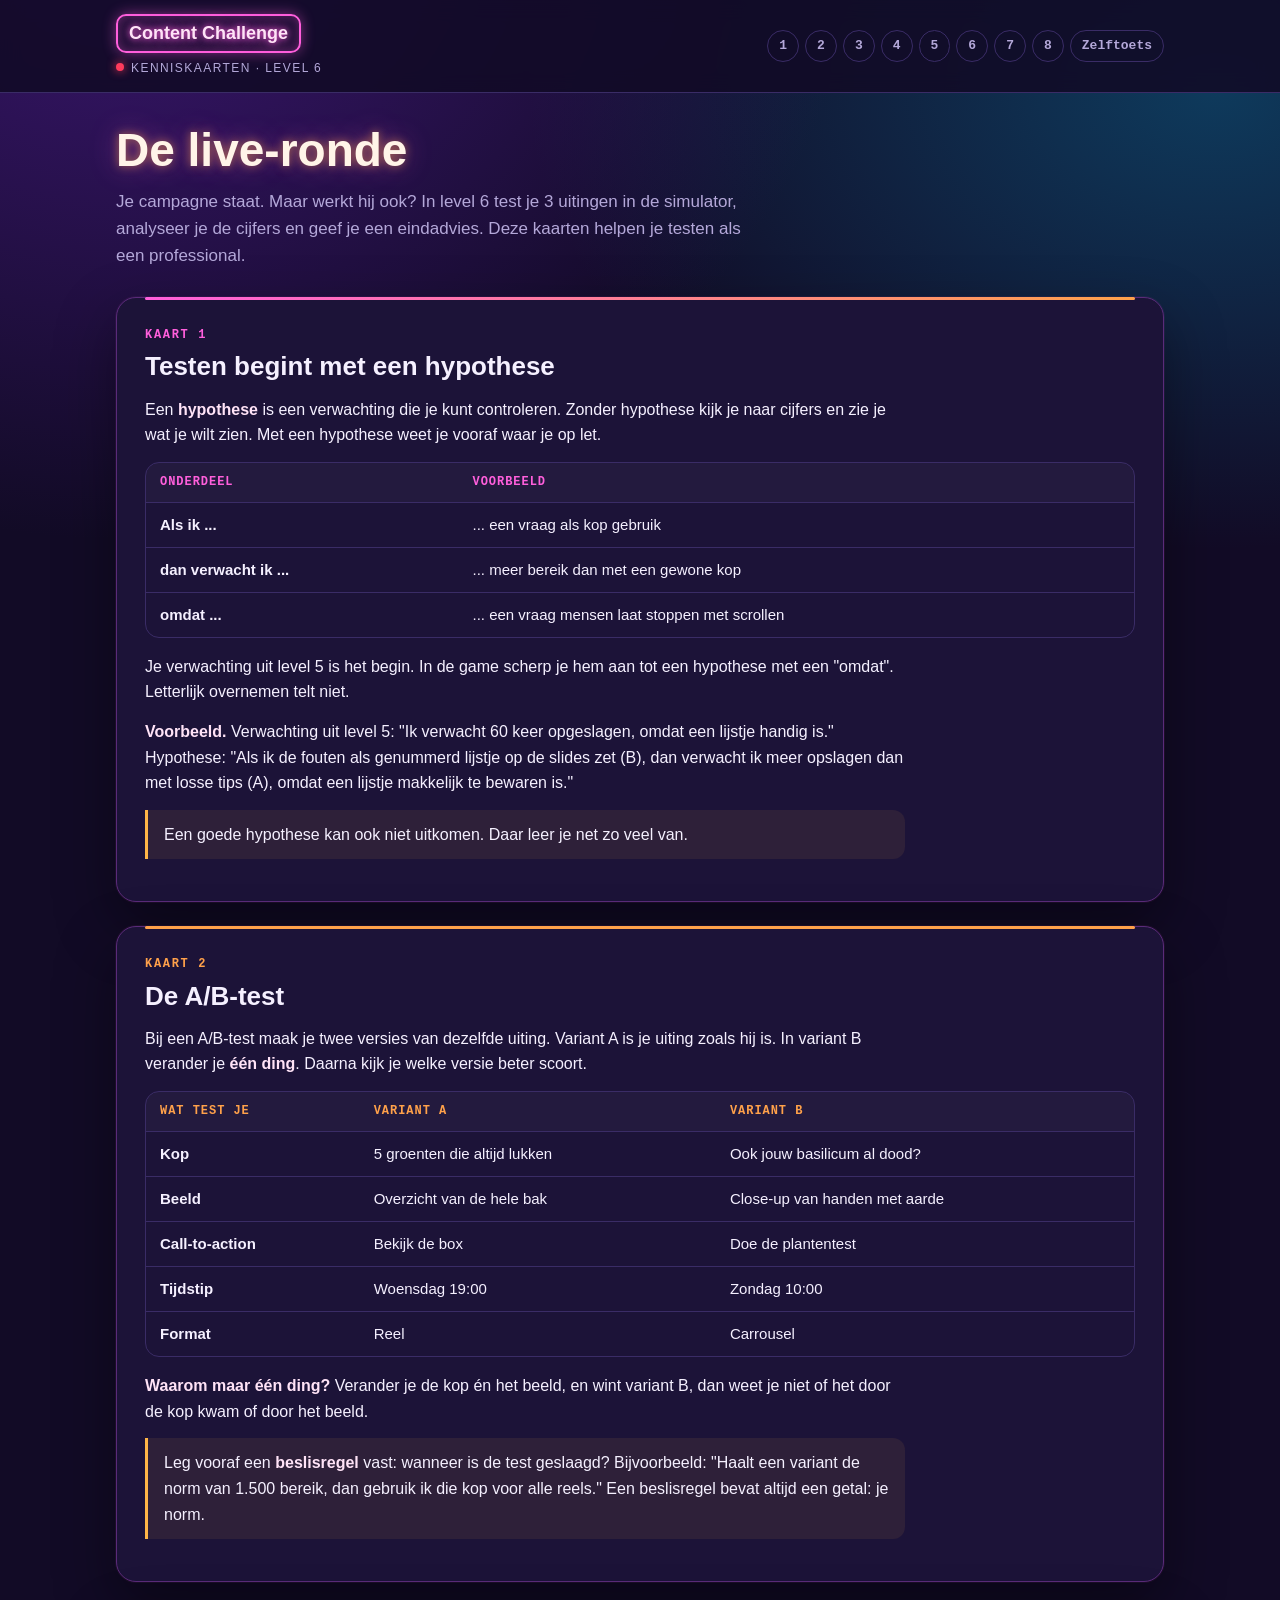
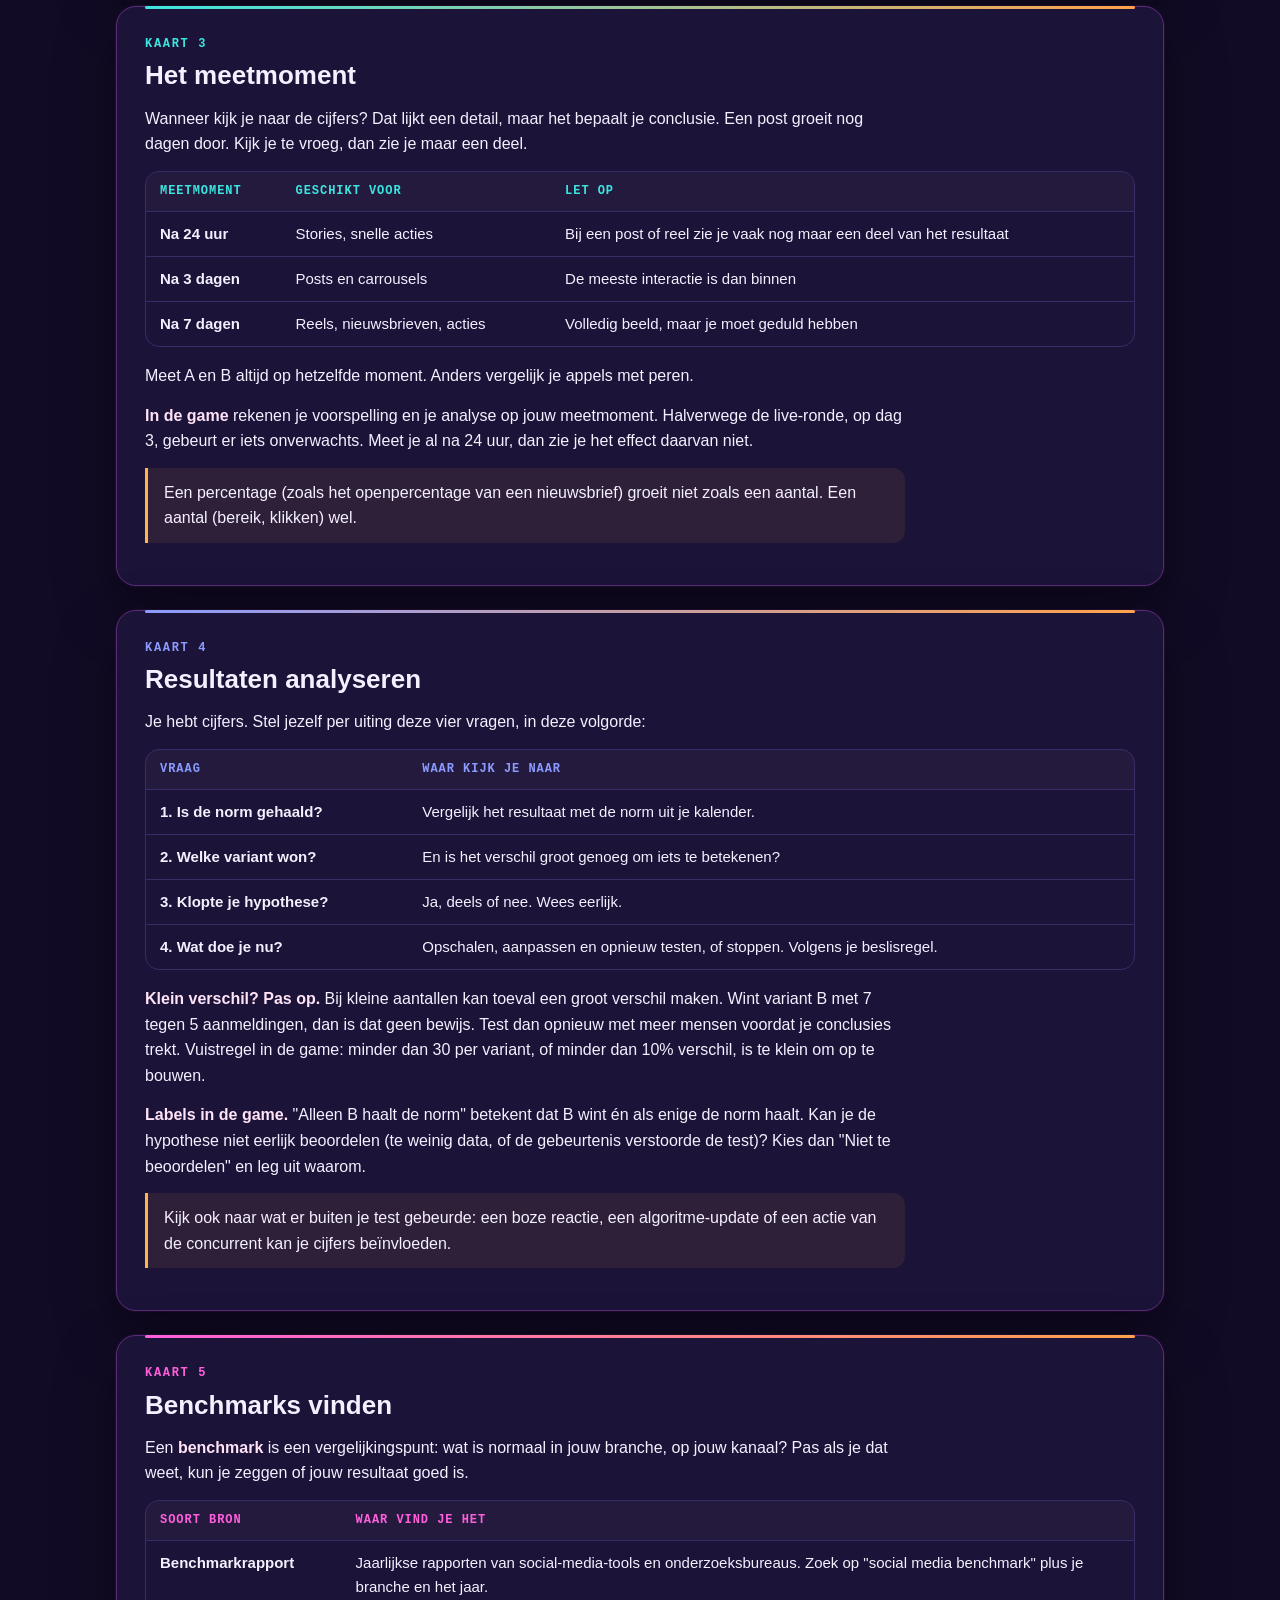
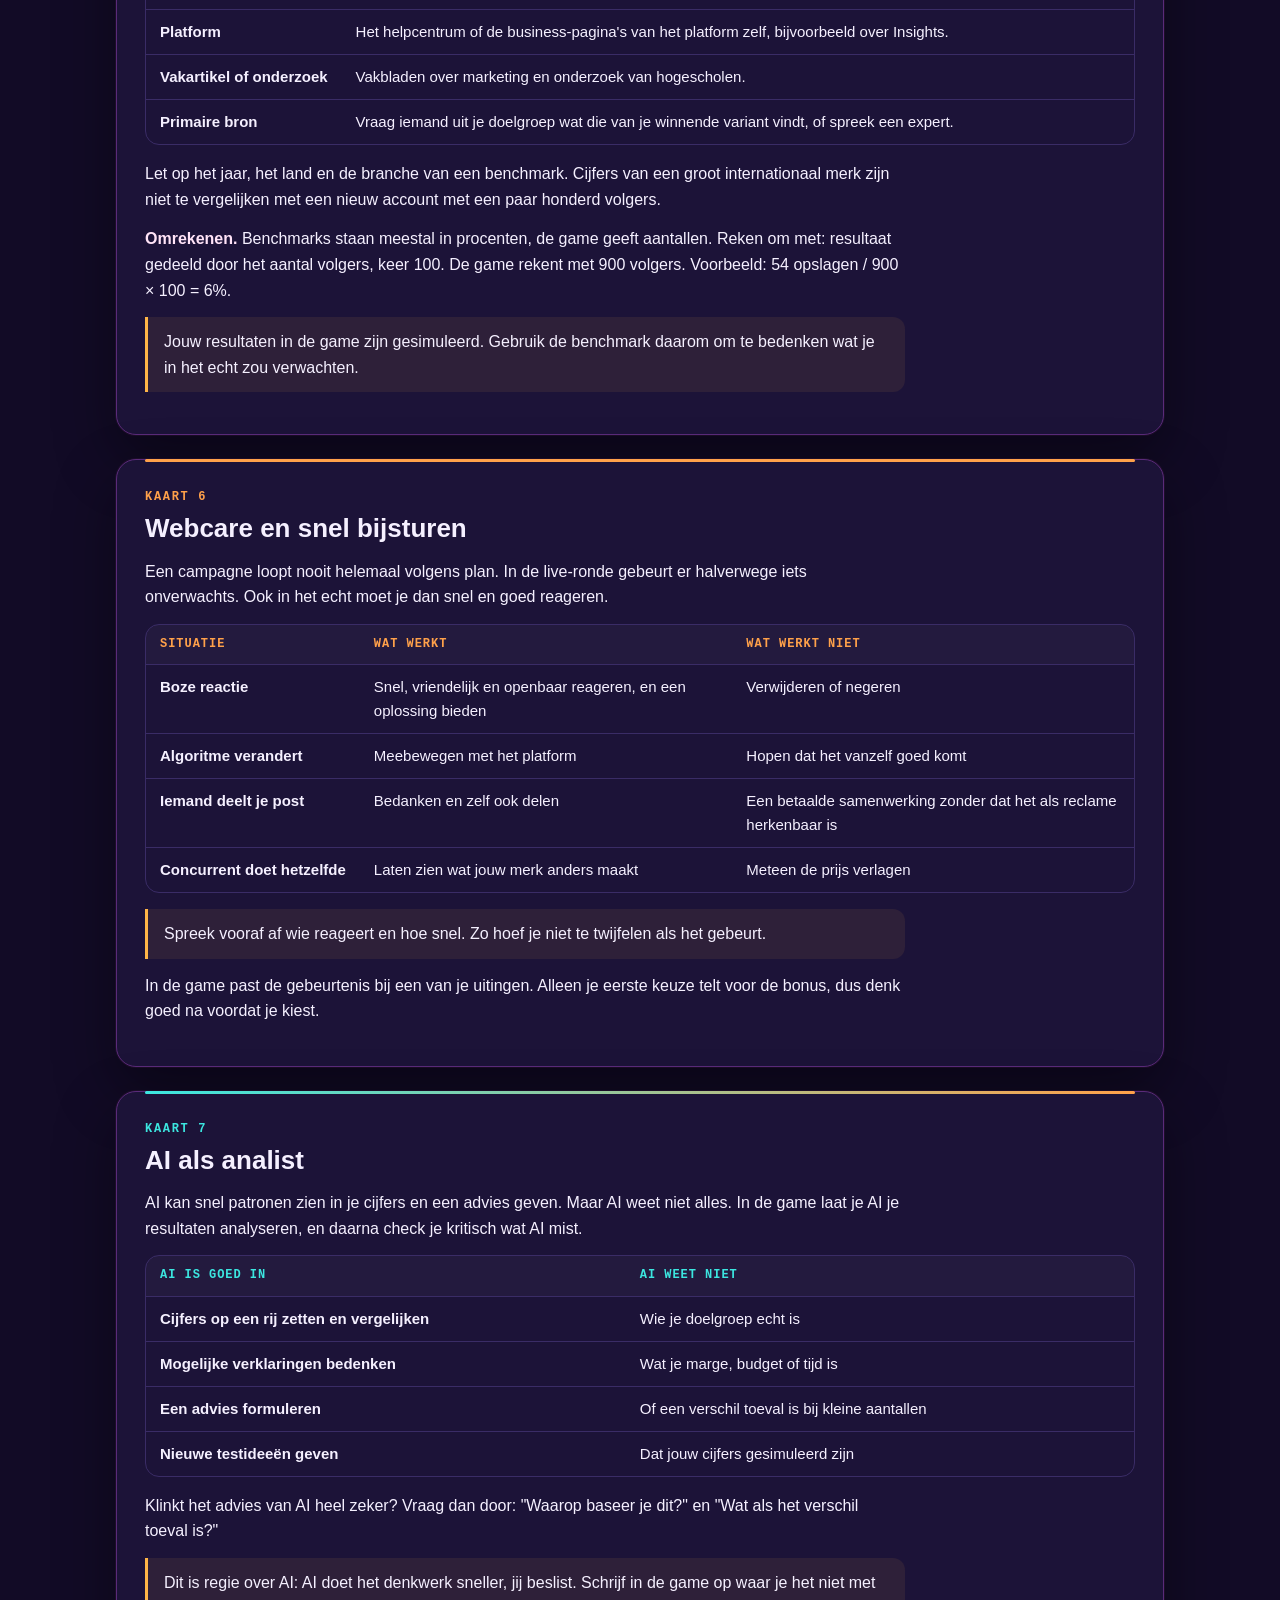
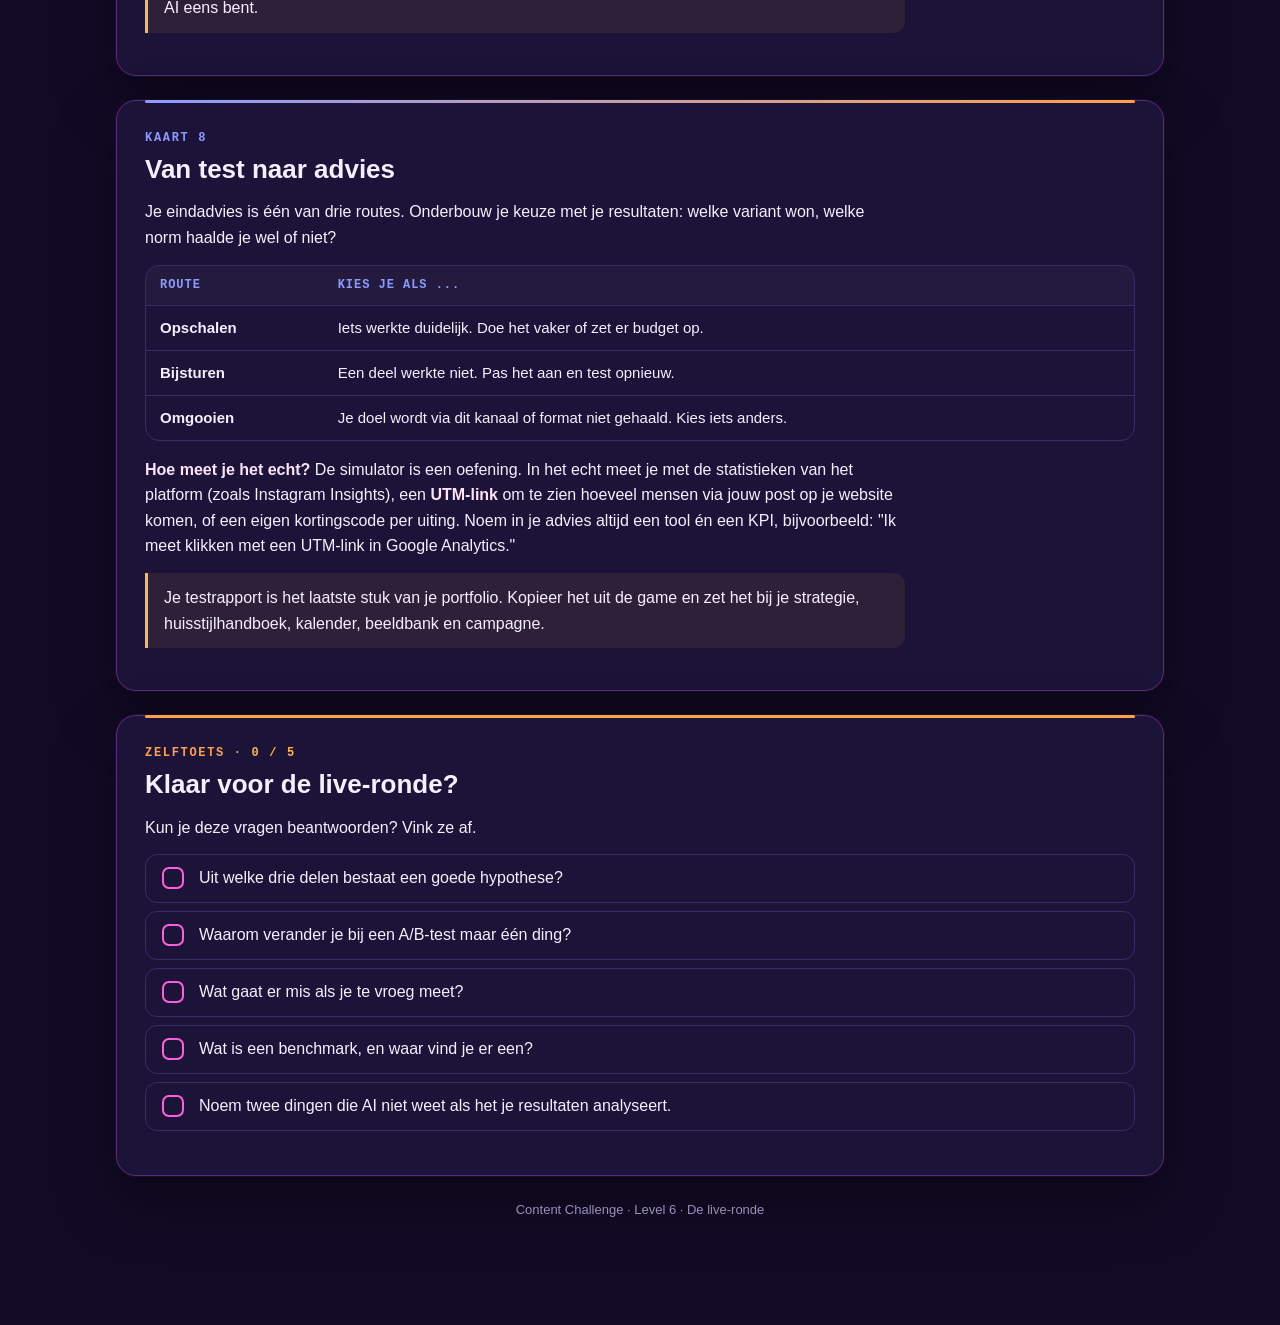
<file: kennis/l6.html>
<!doctype html>
<html lang="nl">
<head>
<meta charset="utf-8">
<meta name="robots" content="noindex, nofollow, noarchive, nosnippet, noimageindex">
<meta name="referrer" content="no-referrer">
<meta http-equiv="Content-Security-Policy" content="default-src 'self'; script-src 'unsafe-inline'; style-src 'self' 'unsafe-inline' https://fonts.googleapis.com; font-src https://fonts.gstatic.com data:; img-src 'self' data:; connect-src 'none'; object-src 'none'; base-uri 'none'; form-action 'none'">

<meta name="viewport" content="width=device-width,initial-scale=1">
<title>Kenniskaarten Level 6</title>
<link rel="preconnect" href="https://fonts.googleapis.com">
<link rel="preconnect" href="https://fonts.gstatic.com" crossorigin>
<link rel="stylesheet" href="https://fonts.googleapis.com/css2?family=Unbounded:wght@500;700;800&family=Manrope:wght@400;500;700;800&family=JetBrains+Mono:wght@500;700&display=swap">
<style>
/* Neon Live, dezelfde stijl als de game: altijd donker, magenta naar oranje, ON AIR-logo. */
:root,:root:not([data-theme="light"]),:root[data-theme="dark"],:root[data-theme="light"]{
 --paper:#120B26;--card:#1C1338;--ink:#F5F0FF;--muted:#B4A8D9;--line:#3A2C66;
 --pink:#FF5FDC;--orange:#FFA14A;--gold:#FFB547;--cyan:#3CE6E0;--violet:#8C9BFF;--green:#3CF0A0;
 --f-display:"Unbounded","Trebuchet MS",sans-serif;--f-body:"Manrope","Segoe UI",sans-serif;--f-mono:"JetBrains Mono",ui-monospace,monospace;color-scheme:dark}
*{box-sizing:border-box}
body{margin:0;font-family:var(--f-body);color:var(--ink);line-height:1.6;font-size:16px;
 background:radial-gradient(ellipse at 10% -10%,#3B1670 0,transparent 45%),radial-gradient(ellipse at 95% 10%,#0E3A5C 0,transparent 40%),var(--paper);background-attachment:fixed;min-height:100vh}
.top{position:sticky;top:0;z-index:5;background:rgba(18,11,38,.88);backdrop-filter:blur(10px);border-bottom:1px solid var(--line)}
.top-in{max-width:1080px;margin:0 auto;padding:14px 16px;display:flex;align-items:center;gap:16px;flex-wrap:wrap}
.logo b{display:inline-block;font-family:var(--f-display);font-weight:800;font-size:18px;color:#FFE3F7;text-shadow:0 0 6px var(--pink),0 0 18px var(--pink);border:2px solid var(--pink);border-radius:10px;padding:3px 11px;box-shadow:0 0 14px rgba(255,95,220,.45),inset 0 0 12px rgba(255,95,220,.35)}
.logo span{display:block;font-size:12px;letter-spacing:.12em;text-transform:uppercase;color:var(--muted);margin-top:6px}
.logo span::before{content:"";display:inline-block;width:8px;height:8px;border-radius:50%;background:#FF3B5C;margin-right:7px;box-shadow:0 0 10px #FF3B5C;vertical-align:1px}
@media (prefers-reduced-motion:no-preference){.logo span::before{animation:rec 1.6s ease-in-out infinite}@keyframes rec{50%{opacity:.25}}}
nav{display:flex;gap:6px;flex-wrap:wrap;margin-left:auto}
nav a{font-family:var(--f-mono);font-size:13px;font-weight:700;color:var(--muted);text-decoration:none;border:1px solid var(--line);border-radius:999px;padding:5px 11px}
nav a:hover,nav a:focus-visible{color:var(--ink);border-color:var(--pink);box-shadow:0 0 12px rgba(255,95,220,.3);outline:none}
main{max-width:1080px;margin:0 auto;padding:32px 16px 80px}
.hero h1{font-family:var(--f-display);font-weight:800;font-size:clamp(28px,5vw,46px);line-height:1.1;margin:0 0 12px;color:#FFF4E8;text-shadow:0 0 10px rgba(255,161,74,.6),0 0 28px rgba(255,95,220,.4)}
.hero p{color:var(--muted);max-width:640px;margin:0 0 28px;font-size:17px}
.card{position:relative;background:var(--card);border:1px solid #5A2B7A;border-radius:20px;padding:28px;margin:0 0 24px;box-shadow:0 0 0 1px rgba(255,95,220,.06),0 24px 60px rgba(0,0,0,.4);scroll-margin-top:110px}
.card::before{content:"";position:absolute;left:28px;right:28px;top:-1px;height:3px;border-radius:3px;background:linear-gradient(90deg,var(--c,var(--pink)),var(--orange))}
.eyebrow{font-family:var(--f-mono);font-size:12px;font-weight:700;letter-spacing:.14em;text-transform:uppercase;color:var(--c,var(--gold))}
.card h2{font-family:var(--f-display);font-weight:700;font-size:clamp(20px,3vw,26px);line-height:1.2;margin:6px 0 14px}
.card p{margin:0 0 14px;max-width:760px}
.card b{color:#FFE3F7}
ol,ul{margin:0 0 16px;padding-left:22px}
li{margin:4px 0}
li::marker{color:var(--c,var(--pink));font-weight:700}
.tbl{overflow-x:auto;margin:0 0 16px;border:1px solid var(--line);border-radius:14px}
table{border-collapse:collapse;width:100%;min-width:520px;font-size:15px}
th{font-family:var(--f-mono);font-size:12px;letter-spacing:.08em;text-transform:uppercase;text-align:left;color:var(--c,var(--gold));background:rgba(255,255,255,.03);padding:10px 14px}
td{padding:10px 14px;border-top:1px solid var(--line);vertical-align:top}
td:first-child{font-weight:700;white-space:nowrap}
.cycle{display:grid;grid-template-columns:repeat(4,minmax(0,1fr));gap:12px;margin:0 0 16px}
.cycle>div{border:1px solid var(--line);border-radius:14px;padding:14px;background:rgba(255,255,255,.02)}
.cycle .L{font-family:var(--f-display);font-weight:800;font-size:30px;line-height:1;color:var(--pink);text-shadow:0 0 14px rgba(255,95,220,.6)}
.cycle .t{font-weight:800;margin:8px 0 2px}
.cycle .d{font-size:14px;color:var(--muted)}
.duo{display:grid;grid-template-columns:1fr 1fr;gap:12px;margin:0 0 16px}
.duo div{border:1px solid var(--line);border-radius:14px;padding:14px 16px}
.duo .bad{border-color:#6A2A44;background:rgba(255,107,129,.06)}
.duo .good{border-color:#1F5A47;background:rgba(60,240,160,.06)}
.duo h3{font-family:var(--f-mono);font-size:13px;letter-spacing:.08em;text-transform:uppercase;margin:0 0 6px}
.duo .bad h3{color:#FF8FA1}.duo .good h3{color:var(--green)}
.tip{border-left:3px solid var(--gold);background:rgba(255,181,71,.08);border-radius:0 12px 12px 0;padding:12px 16px;margin:0 0 14px;max-width:760px}
.check{list-style:none;padding:0}
.check label{display:flex;gap:12px;align-items:flex-start;padding:10px 12px;border:1px solid var(--line);border-radius:12px;margin:0 0 8px;cursor:pointer}
.check input{appearance:none;flex:none;width:22px;height:22px;border:2px solid var(--pink);border-radius:7px;margin-top:2px;display:grid;place-content:center;cursor:pointer}
.check input:checked{background:linear-gradient(135deg,var(--pink),var(--orange));box-shadow:0 0 12px rgba(255,95,220,.5)}
.check input:checked::after{content:"✓";color:#1A0B2E;font-weight:800;font-size:14px}
.check input:focus-visible{outline:2px solid var(--cyan);outline-offset:2px}
.score{font-family:var(--f-mono);font-weight:700;color:var(--gold)}
footer{color:var(--muted);font-size:13px;text-align:center;padding-bottom:24px}
@media (max-width:520px){.cycle{grid-template-columns:1fr!important}}
@media (max-width:700px){.cycle{grid-template-columns:repeat(2,minmax(0,1fr))}.duo{grid-template-columns:1fr}.card{padding:22px 18px}.card::before{left:18px;right:18px}nav{margin-left:0}}
.sw{display:grid;grid-template-columns:repeat(5,minmax(0,1fr));gap:10px;margin:0 0 16px}
.sw div{border-radius:12px;padding:44px 10px 10px;font-size:13px;font-weight:700;border:1px solid var(--line)}
.ct{display:grid;grid-template-columns:repeat(3,minmax(0,1fr));gap:10px;margin:0 0 16px}
.ct div{border-radius:12px;padding:14px;font-weight:700;border:1px solid var(--line)}
.ct small{display:block;font-family:var(--f-mono);font-size:12px;font-weight:700;margin-top:6px}
.chip{display:inline-block;font-family:var(--f-mono);font-size:12px;font-weight:700;border-radius:999px;padding:2px 9px;margin-left:6px;vertical-align:1px}
.chip.ok{background:rgba(60,240,160,.14);color:var(--green)}.chip.no{background:rgba(255,107,129,.14);color:#FF8FA1}.chip.mid{background:rgba(255,181,71,.14);color:var(--gold)}
@media (max-width:520px){table{min-width:0;font-size:14px}td:first-child{white-space:normal}th,td{padding:9px 10px}}
@media (max-width:700px){.sw{grid-template-columns:repeat(2,minmax(0,1fr))}.ct{grid-template-columns:1fr}}
</style>
</head>
<body>
<header class="top"><div class="top-in">
 <div class="logo"><b>Content Challenge</b><span>Kenniskaarten · Level 6</span></div>
 <nav aria-label="Kaarten">
  <a href="#k1">1</a><a href="#k2">2</a><a href="#k3">3</a><a href="#k4">4</a><a href="#k5">5</a><a href="#k6">6</a><a href="#k7">7</a><a href="#k8">8</a><a href="#toets">Zelftoets</a>
 </nav>
</div></header>
<main>
<section class="hero">
 <h1>De live-ronde</h1>
 <p>Je campagne staat. Maar werkt hij ook? In level 6 test je 3 uitingen in de simulator, analyseer je de cijfers en geef je een eindadvies. Deze kaarten helpen je testen als een professional.</p>
</section>

<article class="card" id="k1" style="--c:var(--pink)">
 <div class="eyebrow">Kaart 1</div>
 <h2>Testen begint met een hypothese</h2>
 <p>Een <b>hypothese</b> is een verwachting die je kunt controleren. Zonder hypothese kijk je naar cijfers en zie je wat je wilt zien. Met een hypothese weet je vooraf waar je op let.</p>
 <div class="tbl"><table>
  <tr><th>Onderdeel</th><th>Voorbeeld</th></tr>
  <tr><td>Als ik ...</td><td>... een vraag als kop gebruik</td></tr>
  <tr><td>dan verwacht ik ...</td><td>... meer bereik dan met een gewone kop</td></tr>
  <tr><td>omdat ...</td><td>... een vraag mensen laat stoppen met scrollen</td></tr>
 </table></div>
 <p>Je verwachting uit level 5 is het begin. In de game scherp je hem aan tot een hypothese met een "omdat". Letterlijk overnemen telt niet.</p>
 <p><b>Voorbeeld.</b> Verwachting uit level 5: "Ik verwacht 60 keer opgeslagen, omdat een lijstje handig is." Hypothese: "Als ik de fouten als genummerd lijstje op de slides zet (B), dan verwacht ik meer opslagen dan met losse tips (A), omdat een lijstje makkelijk te bewaren is."</p>
 <p class="tip">Een goede hypothese kan ook niet uitkomen. Daar leer je net zo veel van.</p>
</article>

<article class="card" id="k2" style="--c:var(--orange)">
 <div class="eyebrow">Kaart 2</div>
 <h2>De A/B-test</h2>
 <p>Bij een A/B-test maak je twee versies van dezelfde uiting. Variant A is je uiting zoals hij is. In variant B verander je <b>één ding</b>. Daarna kijk je welke versie beter scoort.</p>
 <div class="tbl"><table>
  <tr><th>Wat test je</th><th>Variant A</th><th>Variant B</th></tr>
  <tr><td>Kop</td><td>5 groenten die altijd lukken</td><td>Ook jouw basilicum al dood?</td></tr>
  <tr><td>Beeld</td><td>Overzicht van de hele bak</td><td>Close-up van handen met aarde</td></tr>
  <tr><td>Call-to-action</td><td>Bekijk de box</td><td>Doe de plantentest</td></tr>
  <tr><td>Tijdstip</td><td>Woensdag 19:00</td><td>Zondag 10:00</td></tr>
  <tr><td>Format</td><td>Reel</td><td>Carrousel</td></tr>
 </table></div>
 <p><b>Waarom maar één ding?</b> Verander je de kop én het beeld, en wint variant B, dan weet je niet of het door de kop kwam of door het beeld.</p>
 <p class="tip">Leg vooraf een <b>beslisregel</b> vast: wanneer is de test geslaagd? Bijvoorbeeld: "Haalt een variant de norm van 1.500 bereik, dan gebruik ik die kop voor alle reels." Een beslisregel bevat altijd een getal: je norm.</p>
</article>

<article class="card" id="k3" style="--c:var(--cyan)">
 <div class="eyebrow">Kaart 3</div>
 <h2>Het meetmoment</h2>
 <p>Wanneer kijk je naar de cijfers? Dat lijkt een detail, maar het bepaalt je conclusie. Een post groeit nog dagen door. Kijk je te vroeg, dan zie je maar een deel.</p>
 <div class="tbl"><table>
  <tr><th>Meetmoment</th><th>Geschikt voor</th><th>Let op</th></tr>
  <tr><td>Na 24 uur</td><td>Stories, snelle acties</td><td>Bij een post of reel zie je vaak nog maar een deel van het resultaat</td></tr>
  <tr><td>Na 3 dagen</td><td>Posts en carrousels</td><td>De meeste interactie is dan binnen</td></tr>
  <tr><td>Na 7 dagen</td><td>Reels, nieuwsbrieven, acties</td><td>Volledig beeld, maar je moet geduld hebben</td></tr>
 </table></div>
 <p>Meet A en B altijd op hetzelfde moment. Anders vergelijk je appels met peren.</p>
 <p><b>In de game</b> rekenen je voorspelling en je analyse op jouw meetmoment. Halverwege de live-ronde, op dag 3, gebeurt er iets onverwachts. Meet je al na 24 uur, dan zie je het effect daarvan niet.</p>
 <p class="tip">Een percentage (zoals het openpercentage van een nieuwsbrief) groeit niet zoals een aantal. Een aantal (bereik, klikken) wel.</p>
</article>

<article class="card" id="k4" style="--c:var(--violet)">
 <div class="eyebrow">Kaart 4</div>
 <h2>Resultaten analyseren</h2>
 <p>Je hebt cijfers. Stel jezelf per uiting deze vier vragen, in deze volgorde:</p>
 <div class="tbl"><table>
  <tr><th>Vraag</th><th>Waar kijk je naar</th></tr>
  <tr><td>1. Is de norm gehaald?</td><td>Vergelijk het resultaat met de norm uit je kalender.</td></tr>
  <tr><td>2. Welke variant won?</td><td>En is het verschil groot genoeg om iets te betekenen?</td></tr>
  <tr><td>3. Klopte je hypothese?</td><td>Ja, deels of nee. Wees eerlijk.</td></tr>
  <tr><td>4. Wat doe je nu?</td><td>Opschalen, aanpassen en opnieuw testen, of stoppen. Volgens je beslisregel.</td></tr>
 </table></div>
 <p><b>Klein verschil? Pas op.</b> Bij kleine aantallen kan toeval een groot verschil maken. Wint variant B met 7 tegen 5 aanmeldingen, dan is dat geen bewijs. Test dan opnieuw met meer mensen voordat je conclusies trekt. Vuistregel in de game: minder dan 30 per variant, of minder dan 10% verschil, is te klein om op te bouwen.</p>
 <p><b>Labels in de game.</b> "Alleen B haalt de norm" betekent dat B wint én als enige de norm haalt. Kan je de hypothese niet eerlijk beoordelen (te weinig data, of de gebeurtenis verstoorde de test)? Kies dan "Niet te beoordelen" en leg uit waarom.</p>
 <p class="tip">Kijk ook naar wat er buiten je test gebeurde: een boze reactie, een algoritme-update of een actie van de concurrent kan je cijfers beïnvloeden.</p>
</article>

<article class="card" id="k5" style="--c:var(--pink)">
 <div class="eyebrow">Kaart 5</div>
 <h2>Benchmarks vinden</h2>
 <p>Een <b>benchmark</b> is een vergelijkingspunt: wat is normaal in jouw branche, op jouw kanaal? Pas als je dat weet, kun je zeggen of jouw resultaat goed is.</p>
 <div class="tbl"><table>
  <tr><th>Soort bron</th><th>Waar vind je het</th></tr>
  <tr><td>Benchmarkrapport</td><td>Jaarlijkse rapporten van social-media-tools en onderzoeksbureaus. Zoek op "social media benchmark" plus je branche en het jaar.</td></tr>
  <tr><td>Platform</td><td>Het helpcentrum of de business-pagina's van het platform zelf, bijvoorbeeld over Insights.</td></tr>
  <tr><td>Vakartikel of onderzoek</td><td>Vakbladen over marketing en onderzoek van hogescholen.</td></tr>
  <tr><td>Primaire bron</td><td>Vraag iemand uit je doelgroep wat die van je winnende variant vindt, of spreek een expert.</td></tr>
 </table></div>
 <p>Let op het jaar, het land en de branche van een benchmark. Cijfers van een groot internationaal merk zijn niet te vergelijken met een nieuw account met een paar honderd volgers.</p>
 <p><b>Omrekenen.</b> Benchmarks staan meestal in procenten, de game geeft aantallen. Reken om met: resultaat gedeeld door het aantal volgers, keer 100. De game rekent met 900 volgers. Voorbeeld: 54 opslagen / 900 × 100 = 6%.</p>
 <p class="tip">Jouw resultaten in de game zijn gesimuleerd. Gebruik de benchmark daarom om te bedenken wat je in het echt zou verwachten.</p>
</article>

<article class="card" id="k6" style="--c:var(--orange)">
 <div class="eyebrow">Kaart 6</div>
 <h2>Webcare en snel bijsturen</h2>
 <p>Een campagne loopt nooit helemaal volgens plan. In de live-ronde gebeurt er halverwege iets onverwachts. Ook in het echt moet je dan snel en goed reageren.</p>
 <div class="tbl"><table>
  <tr><th>Situatie</th><th>Wat werkt</th><th>Wat werkt niet</th></tr>
  <tr><td>Boze reactie</td><td>Snel, vriendelijk en openbaar reageren, en een oplossing bieden</td><td>Verwijderen of negeren</td></tr>
  <tr><td>Algoritme verandert</td><td>Meebewegen met het platform</td><td>Hopen dat het vanzelf goed komt</td></tr>
  <tr><td>Iemand deelt je post</td><td>Bedanken en zelf ook delen</td><td>Een betaalde samenwerking zonder dat het als reclame herkenbaar is</td></tr>
  <tr><td>Concurrent doet hetzelfde</td><td>Laten zien wat jouw merk anders maakt</td><td>Meteen de prijs verlagen</td></tr>
 </table></div>
 <p class="tip">Spreek vooraf af wie reageert en hoe snel. Zo hoef je niet te twijfelen als het gebeurt.</p>
 <p>In de game past de gebeurtenis bij een van je uitingen. Alleen je eerste keuze telt voor de bonus, dus denk goed na voordat je kiest.</p>
</article>

<article class="card" id="k7" style="--c:var(--cyan)">
 <div class="eyebrow">Kaart 7</div>
 <h2>AI als analist</h2>
 <p>AI kan snel patronen zien in je cijfers en een advies geven. Maar AI weet niet alles. In de game laat je AI je resultaten analyseren, en daarna check je kritisch wat AI mist.</p>
 <div class="tbl"><table>
  <tr><th>AI is goed in</th><th>AI weet niet</th></tr>
  <tr><td>Cijfers op een rij zetten en vergelijken</td><td>Wie je doelgroep echt is</td></tr>
  <tr><td>Mogelijke verklaringen bedenken</td><td>Wat je marge, budget of tijd is</td></tr>
  <tr><td>Een advies formuleren</td><td>Of een verschil toeval is bij kleine aantallen</td></tr>
  <tr><td>Nieuwe testideeën geven</td><td>Dat jouw cijfers gesimuleerd zijn</td></tr>
 </table></div>
 <p>Klinkt het advies van AI heel zeker? Vraag dan door: "Waarop baseer je dit?" en "Wat als het verschil toeval is?"</p>
 <p class="tip">Dit is regie over AI: AI doet het denkwerk sneller, jij beslist. Schrijf in de game op waar je het niet met AI eens bent.</p>
</article>

<article class="card" id="k8" style="--c:var(--violet)">
 <div class="eyebrow">Kaart 8</div>
 <h2>Van test naar advies</h2>
 <p>Je eindadvies is één van drie routes. Onderbouw je keuze met je resultaten: welke variant won, welke norm haalde je wel of niet?</p>
 <div class="tbl"><table>
  <tr><th>Route</th><th>Kies je als ...</th></tr>
  <tr><td>Opschalen</td><td>Iets werkte duidelijk. Doe het vaker of zet er budget op.</td></tr>
  <tr><td>Bijsturen</td><td>Een deel werkte niet. Pas het aan en test opnieuw.</td></tr>
  <tr><td>Omgooien</td><td>Je doel wordt via dit kanaal of format niet gehaald. Kies iets anders.</td></tr>
 </table></div>
 <p><b>Hoe meet je het echt?</b> De simulator is een oefening. In het echt meet je met de statistieken van het platform (zoals Instagram Insights), een <b>UTM-link</b> om te zien hoeveel mensen via jouw post op je website komen, of een eigen kortingscode per uiting. Noem in je advies altijd een tool én een KPI, bijvoorbeeld: "Ik meet klikken met een UTM-link in Google Analytics."</p>
 <p class="tip">Je testrapport is het laatste stuk van je portfolio. Kopieer het uit de game en zet het bij je strategie, huisstijlhandboek, kalender, beeldbank en campagne.</p>
</article>

<article class="card" id="toets" style="--c:var(--orange)">
 <div class="eyebrow">Zelftoets · <span class="score" id="score">0 / 5</span></div>
 <h2>Klaar voor de live-ronde?</h2>
 <p>Kun je deze vragen beantwoorden? Vink ze af.</p>
 <ul class="check" id="checks">
  <li><label><input type="checkbox">Uit welke drie delen bestaat een goede hypothese?</label></li>
  <li><label><input type="checkbox">Waarom verander je bij een A/B-test maar één ding?</label></li>
  <li><label><input type="checkbox">Wat gaat er mis als je te vroeg meet?</label></li>
  <li><label><input type="checkbox">Wat is een benchmark, en waar vind je er een?</label></li>
  <li><label><input type="checkbox">Noem twee dingen die AI niet weet als het je resultaten analyseert.</label></li>
 </ul>
</article>
<footer>Content Challenge · Level 6 · De live-ronde</footer>
</main>
<script>
(function(){
 var KEY='cc-kaarten-l6', boxes=[].slice.call(document.querySelectorAll('#checks input')), st=[];
 try{st=JSON.parse(localStorage.getItem(KEY)||'[]')}catch(e){}
 function upd(){var n=boxes.filter(function(b){return b.checked}).length;document.getElementById('score').textContent=n+' / '+boxes.length;
  try{localStorage.setItem(KEY,JSON.stringify(boxes.map(function(b){return b.checked})))}catch(e){}}
 boxes.forEach(function(b,i){b.checked=!!st[i];b.addEventListener('change',upd)});upd();
})();
</script>
</body>
</html>
</file>
